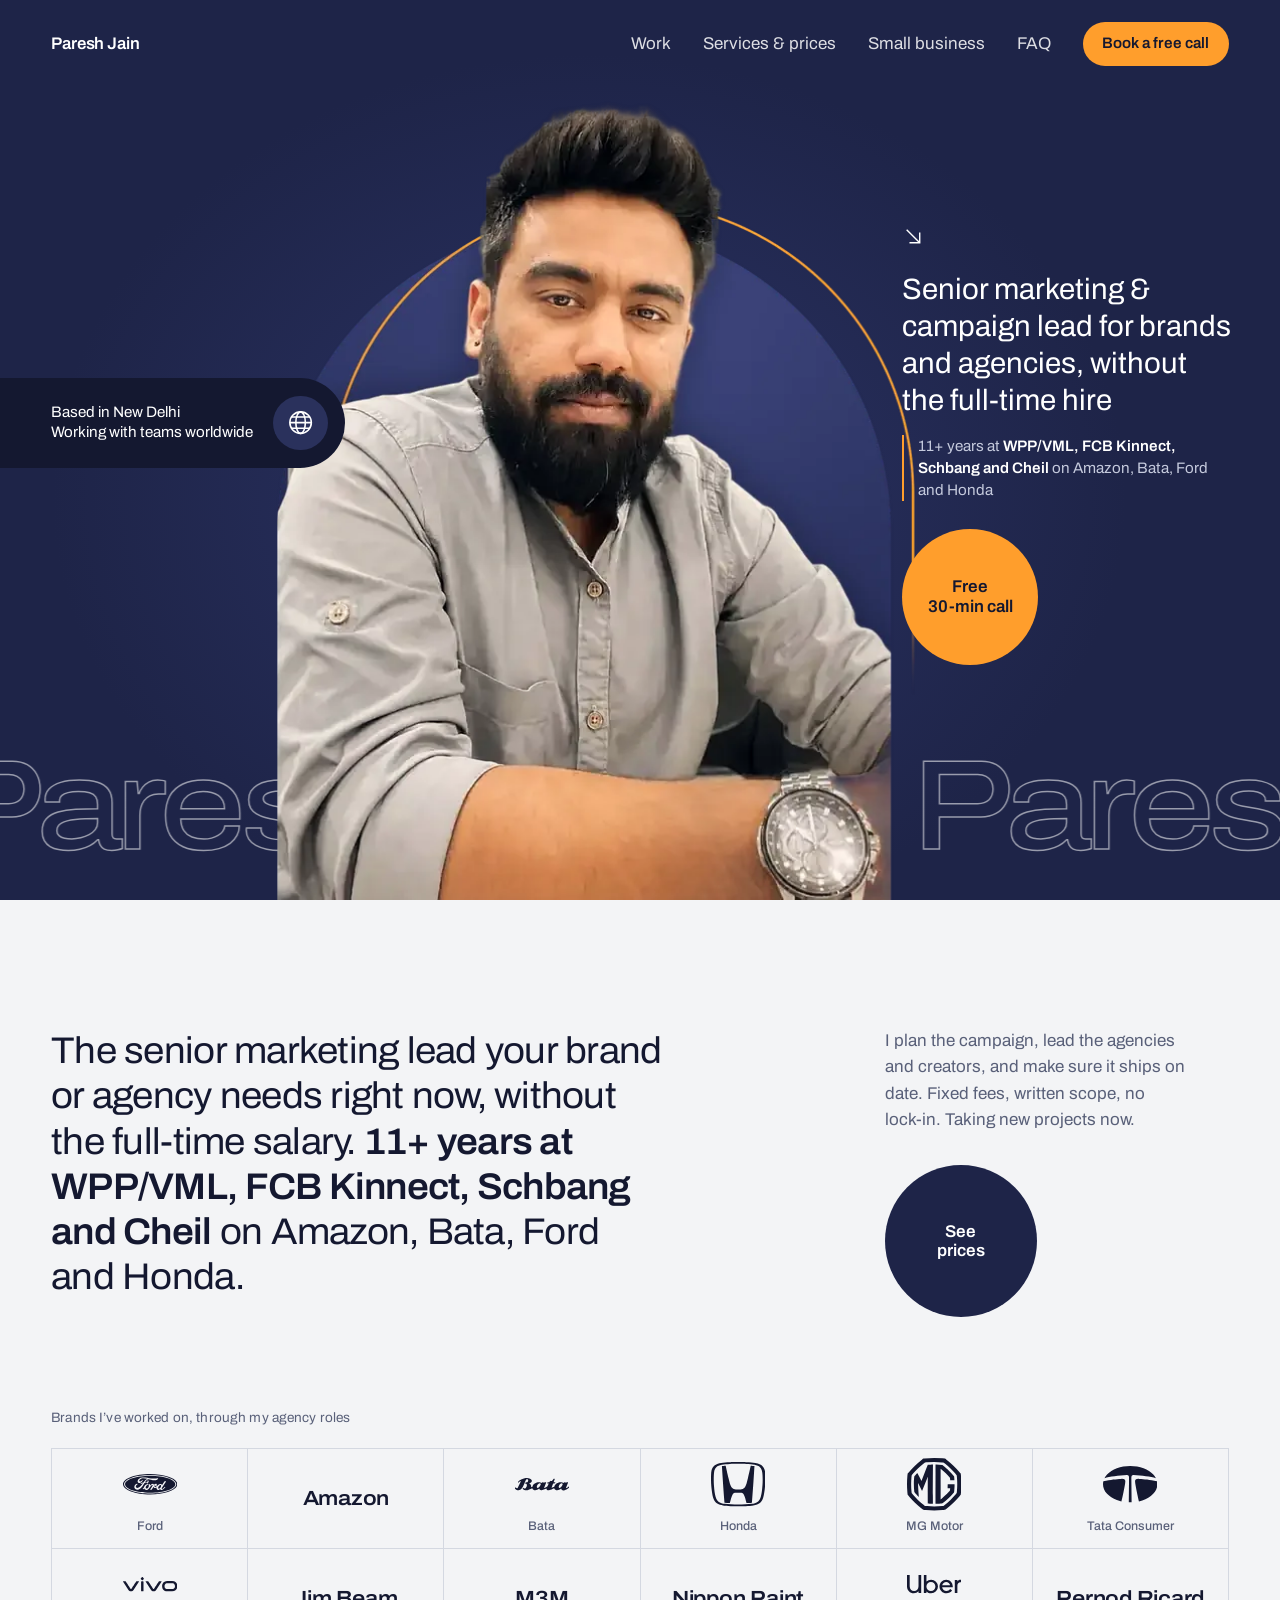
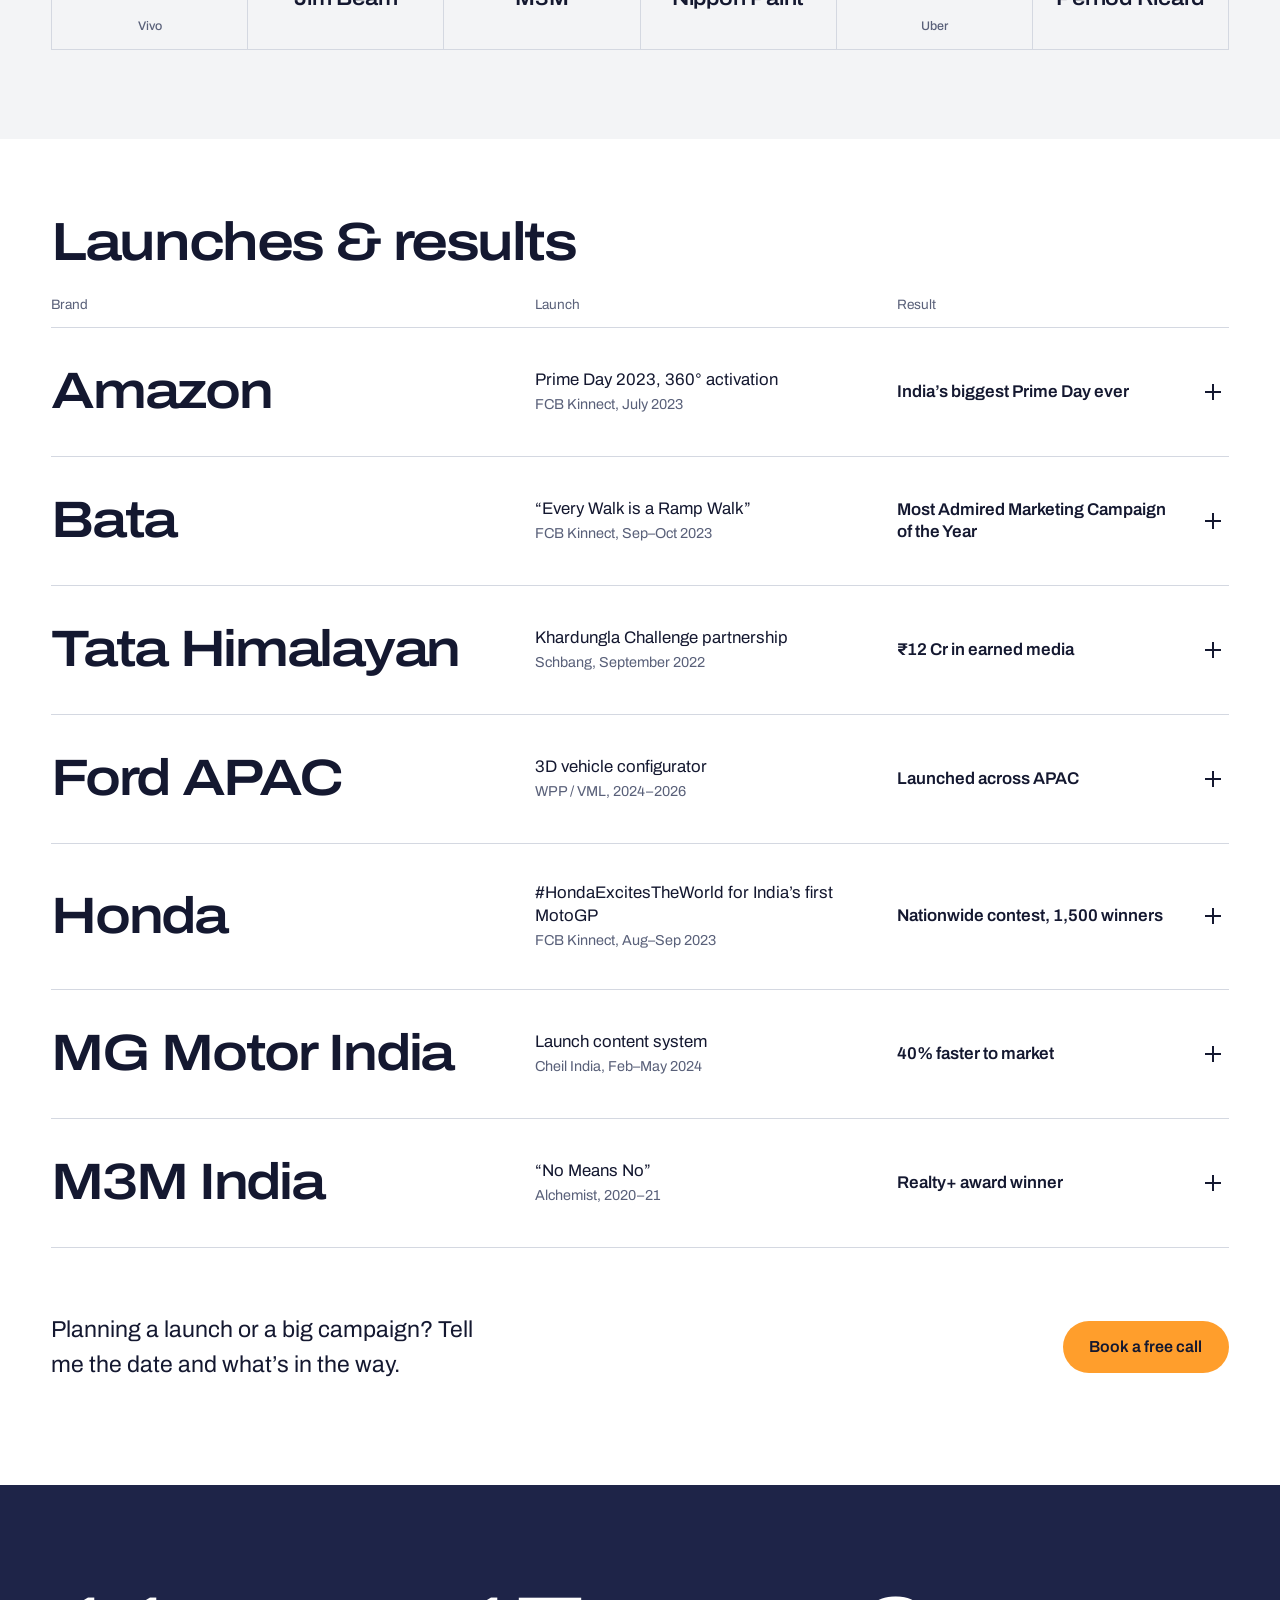
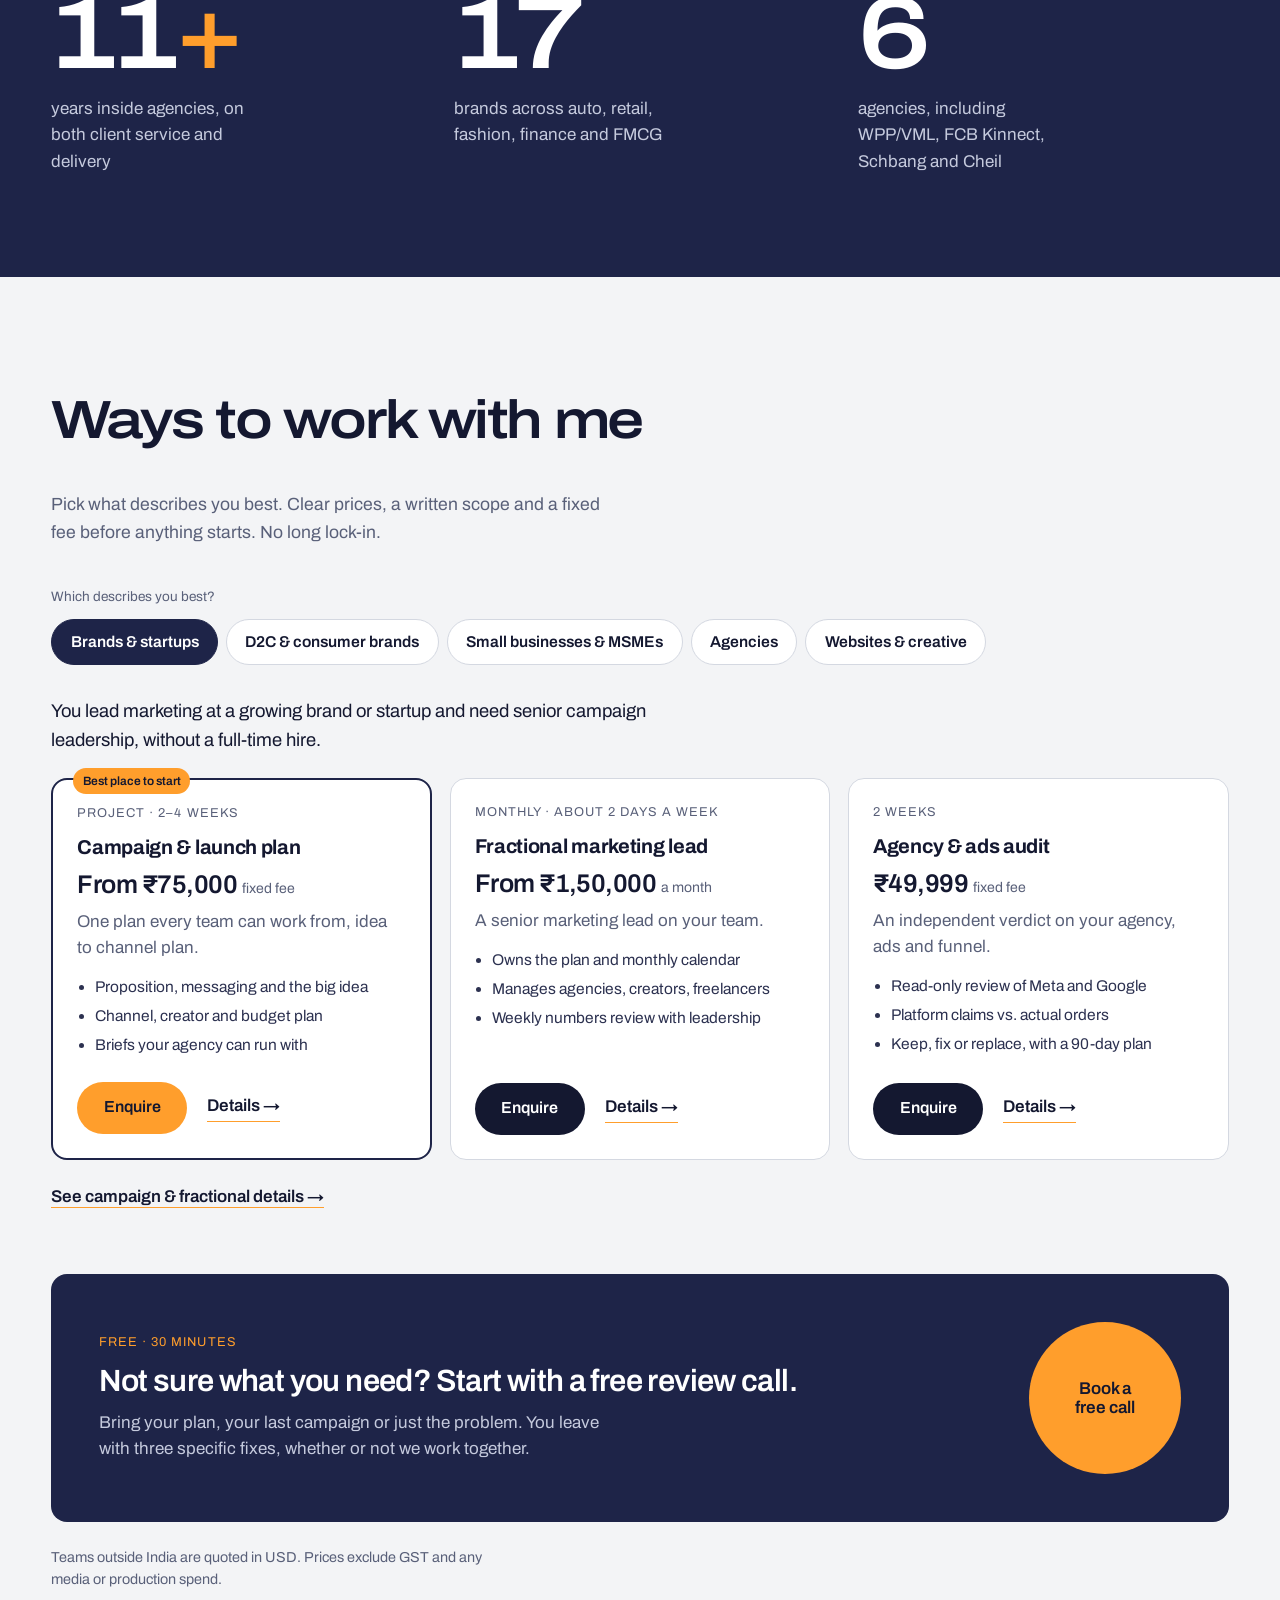
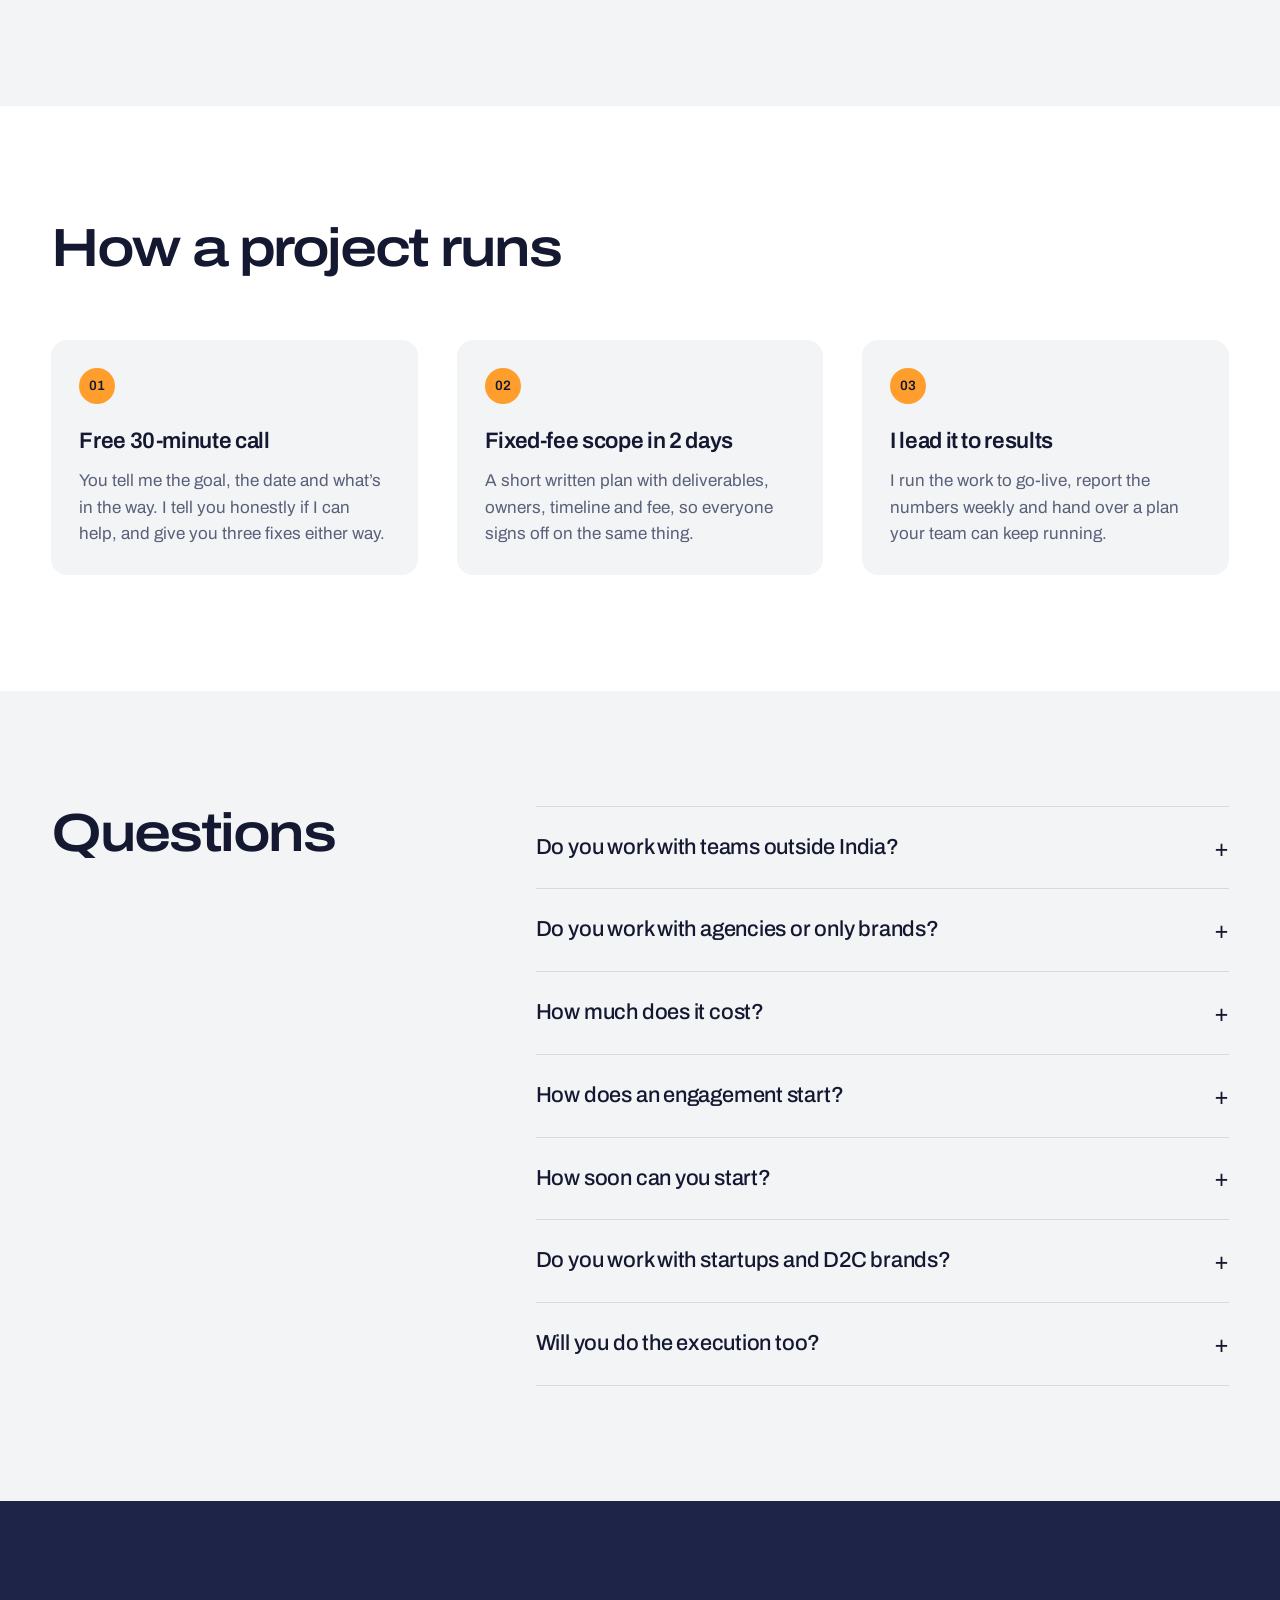
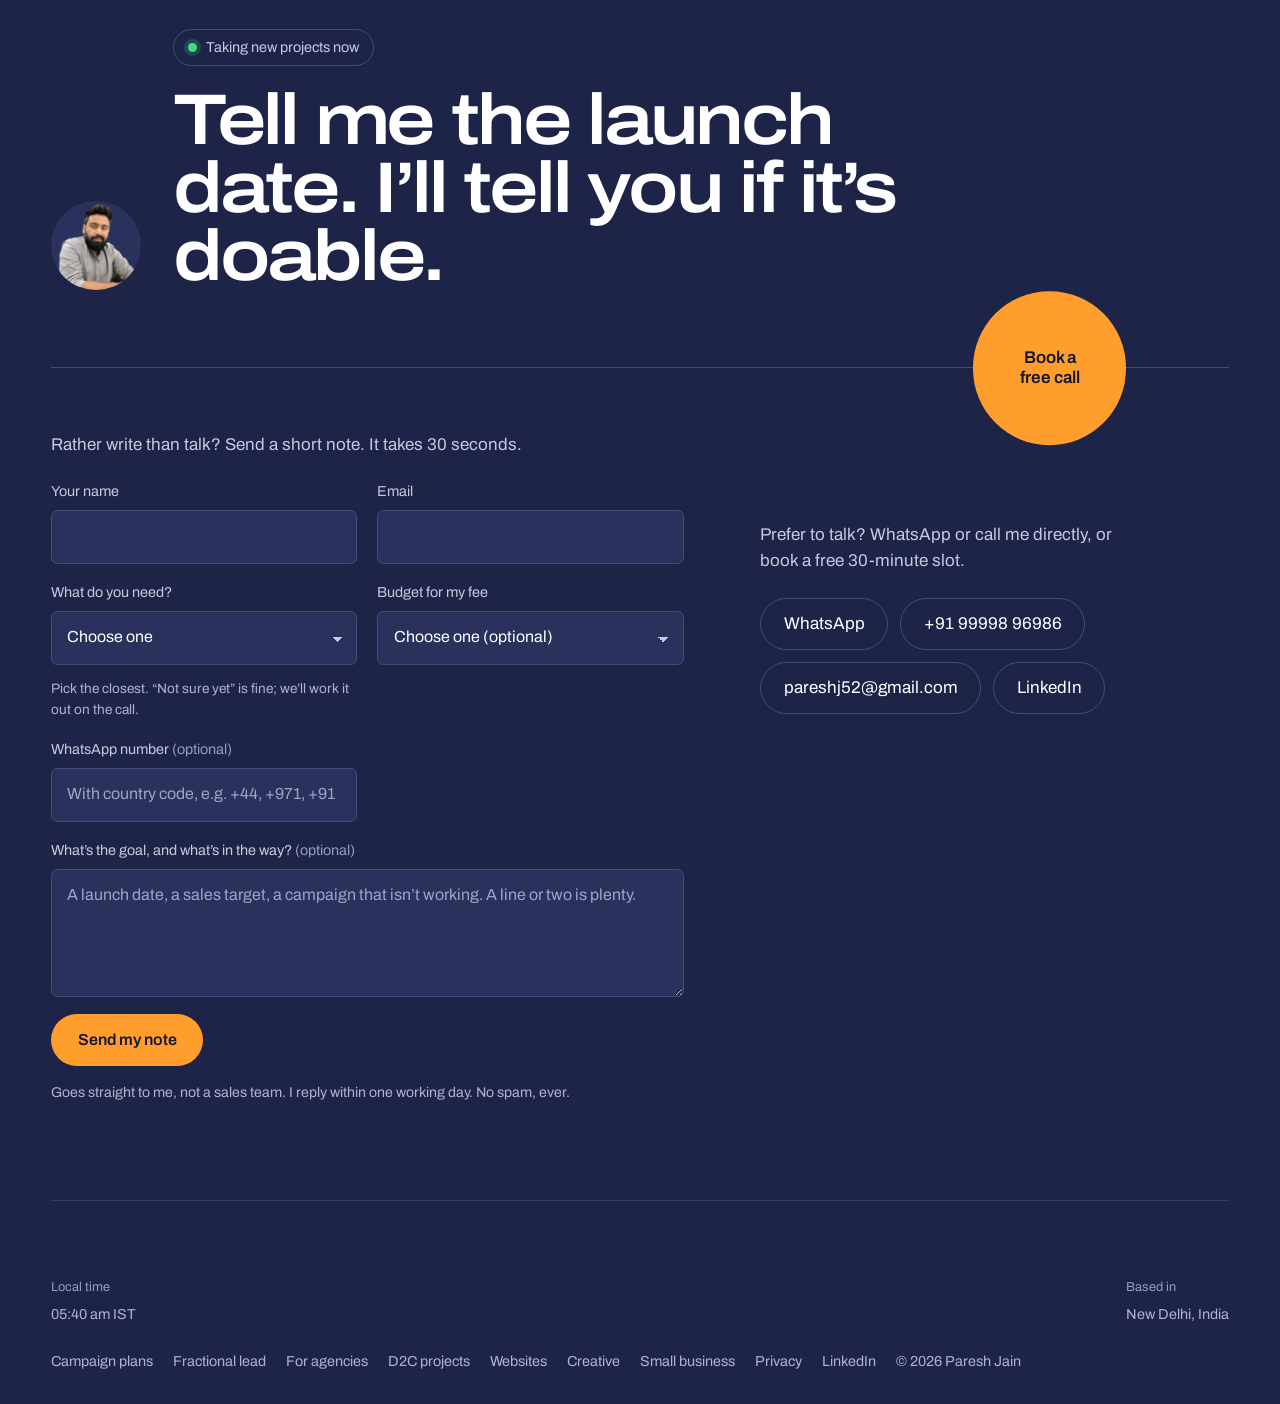
<file: index.html>
<!DOCTYPE html>
<html lang="en-IN">
<head>
<meta charset="utf-8">
<meta name="viewport" content="width=device-width, initial-scale=1">
<title>Paresh Jain | Freelance Marketing &amp; Campaign Lead, New Delhi</title>
<meta name="description" content="Senior marketing and campaign lead for brands, D2C, small businesses and agencies. 11+ years at WPP/VML, FCB Kinnect, Schbang and Cheil. Fixed-price packages from ₹4,999. Free 30-minute call.">
<link rel="canonical" href="https://www.pareshjain.com/">
<link rel="icon" href="assets/favicon.svg" type="image/svg+xml">
<meta name="theme-color" content="#1E2448">

<meta property="og:type" content="website">
<meta property="og:locale" content="en_IN">
<meta property="og:site_name" content="Paresh Jain">
<meta property="og:url" content="https://www.pareshjain.com/">
<meta property="og:title" content="Paresh Jain | Freelance Marketing &amp; Campaign Lead">
<meta property="og:description" content="Senior campaign leadership for brands and agencies. Work for Amazon, Bata, Ford, Honda and Tata. Free 30-minute review call.">
<meta property="og:image" content="https://www.pareshjain.com/assets/og-image.png">
<meta property="og:image:width" content="1200">
<meta property="og:image:height" content="630">
<meta name="twitter:card" content="summary_large_image">
<meta name="twitter:image" content="https://www.pareshjain.com/assets/og-image.png">

<link rel="preconnect" href="https://fonts.googleapis.com">
<link rel="preconnect" href="https://fonts.gstatic.com" crossorigin>
<link href="https://fonts.googleapis.com/css2?family=Archivo:wdth,wght@62..125,300..800&display=swap" rel="stylesheet">
<link rel="preload" as="image" href="assets/paresh-jain-hero-1400.webp" imagesrcset="assets/paresh-jain-hero-700.webp 700w, assets/paresh-jain-hero-1400.webp 1400w" imagesizes="(max-width:900px) 26rem, 46vw" fetchpriority="high">

<!-- Tracking: IDs (GA4, Meta Pixel, Google Ads) live in /assets/tracking.js -->
<script src="/assets/tracking.js"></script>
<script defer src="/assets/consent.js"></script>

<script type="application/ld+json">
{"@context":"https://schema.org","@graph":[
 {"@type":"Person","@id":"https://www.pareshjain.com/#paresh","name":"Paresh Jain","url":"https://www.pareshjain.com/","image":"https://www.pareshjain.com/assets/paresh-jain-cutout.webp","jobTitle":"Freelance marketing and campaign lead","address":{"@type":"PostalAddress","addressLocality":"New Delhi","addressCountry":"IN"},"sameAs":["https://www.linkedin.com/in/paresh-jain-662b7589/"],"alumniOf":[{"@type":"Organization","name":"WPP / VML"},{"@type":"Organization","name":"FCB Kinnect"},{"@type":"Organization","name":"Schbang"},{"@type":"Organization","name":"Cheil India"}]},
 {"@type":"ProfessionalService","name":"Paresh Jain","url":"https://www.pareshjain.com/","founder":{"@id":"https://www.pareshjain.com/#paresh"},"areaServed":"Worldwide","priceRange":"₹4,999–₹1,50,000","address":{"@type":"PostalAddress","addressLocality":"New Delhi","addressCountry":"IN"},"telephone":"+91-9999896986","serviceType":["Marketing and campaign strategy","Integrated campaign leadership","Fractional marketing lead","Agency pitch and account cover","Small business marketing packages","Website development (Shopify, WordPress, AI websites)","Creative services (brand, social, ad creatives)"]},
 {"@type":"FAQPage","mainEntity":[
  {"@type":"Question","name":"Do you work with teams outside India?","acceptedAnswer":{"@type":"Answer","text":"Yes. I work remotely with brand and agency teams anywhere, and I am based in New Delhi for anything that needs to happen on the ground in India."}},
  {"@type":"Question","name":"Do you work with agencies or only brands?","acceptedAnswer":{"@type":"Answer","text":"Both. Brands bring me in to run a launch end to end. Agencies bring me in to lead a pitch, steady a live account or cover a delivery gap."}},
  {"@type":"Question","name":"How does an engagement start?","acceptedAnswer":{"@type":"Answer","text":"Book a free 30-minute review call or send a short note. If there is a fit, I send a written scope with a fixed fee within two working days."}},
  {"@type":"Question","name":"How much does it cost?","acceptedAnswer":{"@type":"Answer","text":"Campaign and launch plans start at Rs 75,000 as a fixed fee. A fractional marketing lead role starts at Rs 1,50,000 a month for about two days a week. Agency pitch and account cover starts at Rs 15,000 a day. Small business and MSME packages start at Rs 4,999, fixed-price D2C projects at Rs 49,999, websites from Rs 24,999 and creative packages from Rs 24,999. The first call is free."}}
 ]}
]}
</script>

<style>
:root{
  --indigo:#1E2448; --ink:#141830; --indigo-2:#2A315C;
  --paper:#F3F4F6; --paper-2:#E8EAEF; --line:#D4D8E1; --muted:#596079;
  --saffron:#FF9E2C; --saffron-2:#FFB45C;
  --white:#fff;
  --f:"Archivo", ui-sans-serif, system-ui, sans-serif;
  --g:clamp(1.25rem,4vw,4rem);
  --max:1440px;
  --ease:cubic-bezier(.22,.8,.2,1);
}
*,*::before,*::after{box-sizing:border-box}
html{-webkit-text-size-adjust:100%;text-size-adjust:100%;scroll-behavior:smooth}
@media (prefers-reduced-motion:reduce){html{scroll-behavior:auto}}
body{margin:0;background:var(--paper);color:var(--ink);font-family:var(--f);font-size:1.0625rem;line-height:1.55;-webkit-font-smoothing:antialiased;font-variation-settings:"wdth" 100}
img,svg{display:block;max-width:100%}
a{color:inherit}
button{font:inherit;color:inherit}
:focus-visible{outline:3px solid var(--saffron);outline-offset:3px}
.wrap{max-width:var(--max);margin:0 auto;padding:0 var(--g)}
.skip{position:absolute;left:-9999px;top:0}
.skip:focus{left:1rem;top:1rem;z-index:100;background:var(--saffron);color:var(--ink);padding:.6rem 1rem;font-weight:600}
.label{font-size:.85rem;color:var(--muted);letter-spacing:.01em;margin:0 0 1.5rem}
.on-dark .label{color:#AEB4CC}

/* ---------- Buttons ---------- */
.btn{display:inline-flex;align-items:center;justify-content:center;gap:.6rem;min-height:3.25rem;padding:0 1.6rem;border-radius:999px;border:1.5px solid transparent;font-weight:600;font-size:1rem;text-decoration:none;cursor:pointer;transition:background-color .2s,color .2s,border-color .2s}
.btn-sun{background:var(--saffron);color:var(--ink)}
.btn-sun:hover{background:var(--saffron-2)}
.btn-line{border-color:currentColor;background:transparent}
.btn-line:hover{background:var(--white);color:var(--ink);border-color:var(--white)}
.on-paper .btn-line:hover{background:var(--ink);color:var(--white);border-color:var(--ink)}
.orb{--s:9.5rem;width:var(--s);height:var(--s);border-radius:50%;display:inline-grid;place-items:center;text-align:center;font-weight:600;line-height:1.15;text-decoration:none;cursor:pointer;border:0;position:relative}
.orb span{display:block;transition:transform .35s var(--ease)}
.orb-sun{background:var(--saffron);color:var(--ink)}
.orb-ink{background:var(--indigo);color:var(--white)}
.orb:hover{filter:brightness(1.05)}

/* ---------- Header ---------- */
.top{position:absolute;inset:0 0 auto;z-index:20;color:var(--white)}
.top .wrap{display:flex;align-items:center;justify-content:space-between;height:5.5rem}
.brand{font-weight:600;text-decoration:none;font-size:1.05rem;letter-spacing:-.01em}
.nav{display:flex;align-items:center;gap:2rem}
.nav a:not(.btn){text-decoration:none;opacity:.85;position:relative}
.nav a:not(.btn):hover{opacity:1}
.nav a:not(.btn)::after{content:"";position:absolute;left:50%;bottom:-.45rem;width:5px;height:5px;border-radius:50%;background:currentColor;transform:translateX(-50%) scale(0);transition:transform .25s var(--ease)}
.nav a:not(.btn):hover::after{transform:translateX(-50%) scale(1)}
.nav .btn{min-height:2.75rem;padding:0 1.15rem;font-size:.95rem}
@media (max-width:820px){.nav a:not(.btn){display:none}}
.nav .sm{display:none}
@media (max-width:820px){.nav a.mob-keep{display:inline;font-size:.95rem}.nav .lg{display:none}.nav .sm{display:inline}}

/* Sticky bar after hero */
.bar{position:fixed;inset:0 0 auto;z-index:30;background:rgba(243,244,246,.92);backdrop-filter:blur(10px);-webkit-backdrop-filter:blur(10px);border-bottom:1px solid var(--line);transform:translateY(-105%);transition:transform .35s var(--ease)}
.bar.on{transform:none}
.bar .wrap{display:flex;align-items:center;justify-content:space-between;height:4rem}
.bar .btn{min-height:2.6rem;padding:0 1.1rem;font-size:.95rem}
.bar-links{display:flex;gap:1.5rem;align-items:center}
.bar-links a:not(.btn){text-decoration:none;color:var(--muted)}
.bar-links a:not(.btn):hover{color:var(--ink)}
@media (max-width:820px){.bar{display:none}}

/* ---------- Hero ---------- */
.hero{position:relative;background:var(--indigo);color:var(--white);min-height:max(40rem,100svh);overflow:hidden;isolation:isolate}
.hero::before{content:"";position:absolute;inset:0;z-index:-2;background:radial-gradient(60% 70% at 46% 55%,#2B3364 0%,rgba(43,51,100,0) 70%)}
.hero-photo{position:absolute;left:46%;bottom:0;translate:-50% 0;height:min(92%,62rem);aspect-ratio:760/823;z-index:-1}
.hero-photo img{width:100%;height:100%;object-fit:contain;object-position:50% 100%;-webkit-mask-image:linear-gradient(to right,transparent 0,#000 7%,#000 78%,transparent 100%);mask-image:linear-gradient(to right,transparent 0,#000 7%,#000 78%,transparent 100%)}
.hero-left{position:absolute;left:0;top:42%}
.pill{display:flex;align-items:center;gap:1.25rem;background:var(--ink);padding:1.1rem 1.1rem 1.1rem var(--g);border-radius:0 999px 999px 0;font-size:.95rem;line-height:1.3}
.globe{width:3.4rem;height:3.4rem;border-radius:50%;background:var(--indigo-2);display:grid;place-items:center;flex:none}
.globe svg{width:1.7rem;height:1.7rem}
@media (prefers-reduced-motion:no-preference){.globe svg{animation:spin 14s linear infinite}@keyframes spin{to{transform:rotate(360deg)}}}
.hero-right{position:absolute;left:70.5%;top:25%;width:min(24rem,26vw);z-index:2}
.hero-right .arrow{width:1.4rem;height:1.4rem;margin-bottom:1.5rem}
.role{font-size:clamp(1.35rem,2.3vw,2.1rem);line-height:1.25;margin:0 0 1rem;font-weight:400}
.proof{font-size:.95rem;line-height:1.45;color:#C5CADD;margin:0 0 1.75rem;padding-left:.85rem;border-left:2px solid var(--saffron)}
.proof b{color:var(--white);font-weight:600}
.hero-right .orb{--s:8.5rem}
.marquee{position:absolute;left:0;right:0;bottom:clamp(1rem,4vh,3rem);white-space:nowrap;pointer-events:none;user-select:none}
.marquee-track{display:inline-flex;will-change:transform}
.marquee-track span{font-size:clamp(5rem,15vw,15rem);line-height:.9;font-weight:500;letter-spacing:-.045em;font-variation-settings:"wdth" 104;padding-right:.35em}
.hero h1{position:absolute;width:1px;height:1px;overflow:hidden;clip:rect(0 0 0 0)}
.hero-mobile{display:none}

@media (max-width:900px){
  .hero{min-height:auto;padding:6.5rem 0 0}
  .hero-photo{position:relative;left:auto;translate:none;height:auto;width:min(100%,26rem);margin:0 auto;aspect-ratio:760/823}
  .hero-photo img{-webkit-mask-image:linear-gradient(to right,transparent 0,#000 6%,#000 80%,transparent 100%),linear-gradient(to bottom,#000 72%,transparent 100%);-webkit-mask-composite:source-in;mask-image:linear-gradient(to right,transparent 0,#000 6%,#000 80%,transparent 100%),linear-gradient(to bottom,#000 72%,transparent 100%);mask-composite:intersect}
  .intro-side .orb{--s:7.5rem}
  .hero-left,.hero-right{position:static;width:auto}
  .hero-left{margin-top:-2.4rem;position:relative;z-index:2}
  .pill{display:inline-flex;font-size:.9rem;padding:.8rem .9rem .8rem var(--g)}
  .globe{width:2.8rem;height:2.8rem}
  .hero-right{padding:1.75rem var(--g) 0}
  .hero-right .arrow{display:none}
  .role{margin-bottom:1rem}
  .proof{margin-bottom:1.5rem}
  .hero-right .orb{display:none}
  .hero-mobile{display:flex;flex-wrap:wrap;gap:.75rem;padding:0 var(--g) 1.5rem}
  .marquee{position:relative;bottom:auto;padding:1rem 0 1.5rem}
  .marquee-track span{font-size:clamp(4rem,22vw,8rem)}
}

/* entrance */
@media (prefers-reduced-motion:no-preference){
  .js .hero-photo{opacity:0;transform:translateY(6%);transition:opacity 1s var(--ease),transform 1.1s var(--ease)}
  .js .marquee{opacity:0;transition:opacity 1s var(--ease) .25s}
  .js .hero-left,.js .hero-right{opacity:0;transition:opacity .8s var(--ease) .45s}
  .js.ready .hero-photo{opacity:1;transform:none}
  .js.ready .marquee,.js.ready .hero-left,.js.ready .hero-right{opacity:1}
}

/* ---------- Intro ---------- */
.intro{padding:clamp(5rem,10vw,9rem) 0 clamp(4rem,7vw,6rem)}
.intro-grid{display:grid;grid-template-columns:minmax(0,2.2fr) minmax(0,1fr);gap:clamp(2rem,6vw,7rem);align-items:start}
.statement{font-size:clamp(1.6rem,2.9vw,2.75rem);line-height:1.22;letter-spacing:-.02em;margin:0;font-weight:400;max-width:28ch}
.statement strong{font-weight:600}
.intro-side p{color:var(--muted);margin:0 0 2rem;max-width:30ch}
.brands{margin-top:clamp(3.5rem,7vw,6rem);border-top:1px solid var(--line);padding-top:1.5rem;display:grid;grid-template-columns:12rem 1fr;gap:1.5rem;align-items:baseline}
.brands p{margin:0}.brands-label{margin:0}
.brand-list{list-style:none;margin:0;padding:0;display:flex;flex-wrap:wrap;gap:.35rem 1.6rem;font-size:clamp(1.15rem,1.8vw,1.6rem);font-weight:500;letter-spacing:-.01em;color:#3A4060}
@media (max-width:900px){.intro-grid{grid-template-columns:1fr}.brands{grid-template-columns:1fr;gap:.75rem}}

/* ---------- Work list ---------- */
.work{padding:clamp(3rem,6vw,5rem) 0 clamp(4rem,8vw,7rem)}
.work-head{display:grid;grid-template-columns:1fr auto;align-items:end;gap:1rem;margin-bottom:1.5rem}
.work-head h2{margin:0;font-size:clamp(2rem,4.2vw,3.75rem);line-height:1;letter-spacing:-.035em;font-weight:500}
.work-cols{display:grid;grid-template-columns:minmax(0,1.5fr) minmax(0,1.1fr) minmax(0,.9fr) 2rem;gap:1.5rem;padding:0 0 .75rem;border-bottom:1px solid var(--line);font-size:.85rem;color:var(--muted)}
.case{border-bottom:1px solid var(--line)}
.case-row{all:unset;box-sizing:border-box;display:grid;grid-template-columns:minmax(0,1.5fr) minmax(0,1.1fr) minmax(0,.9fr) 2rem;gap:1.5rem;align-items:center;width:100%;padding:clamp(1.6rem,3vw,2.6rem) 0;cursor:pointer;transition:opacity .3s,padding .35s var(--ease)}
.case-row:focus-visible{outline:3px solid var(--saffron);outline-offset:4px}
.case-brand{font-size:clamp(1.9rem,4vw,4.25rem);line-height:1;letter-spacing:-.04em;font-weight:500;transition:transform .45s var(--ease)}
.case-what{font-size:1.05rem;line-height:1.35}
.case-what small{display:block;color:var(--muted);font-size:.9rem;margin-top:.2rem}
.case-result{font-weight:600;line-height:1.3}
.case-plus{width:2rem;height:2rem;position:relative}
.case-plus::before,.case-plus::after{content:"";position:absolute;left:50%;top:50%;width:1rem;height:2px;background:currentColor;transform:translate(-50%,-50%);transition:transform .3s var(--ease)}
.case-plus::after{transform:translate(-50%,-50%) rotate(90deg)}
.case.open .case-plus::after{transform:translate(-50%,-50%) rotate(0)}
@media (hover:hover){
  .cases:hover .case-row{opacity:.38}
  .cases .case-row:hover,.cases .case.open .case-row{opacity:1}
  .case-row:hover .case-brand{transform:translateX(-.6rem)}
}
.case-body{padding:0 0 2.5rem}
.case-body[hidden]{display:none}
.case-grid{display:grid;grid-template-columns:minmax(0,1fr) minmax(0,1fr) minmax(0,1.1fr);gap:clamp(1.5rem,3vw,3rem)}
.case-grid h3{font-size:.85rem;font-weight:600;color:var(--muted);margin:0 0 .6rem}
.case-grid p,.case-grid ul{margin:0;color:#2C3150}
.case-grid ul{padding-left:1.1rem}
.case-grid li{margin-bottom:.35rem}
.big{font-size:clamp(2.2rem,4vw,3.5rem);line-height:1;letter-spacing:-.04em;font-weight:500;color:var(--ink);display:block;margin-bottom:.4rem}
.src{margin-top:1rem;font-size:.85rem;color:var(--muted)}
.src a{color:var(--muted)}
.note{font-size:.85rem;color:var(--muted);margin-top:.75rem}
.case-thumb{display:none}
@media (max-width:900px){
  .work-cols{display:none}
  .case-row{grid-template-columns:1fr 2rem;gap:.35rem 1rem}
  .case-brand{grid-column:1;font-size:clamp(2rem,9vw,3rem)}
  .case-plus{grid-column:2;grid-row:1}
  .case-what,.case-result{grid-column:1/-1}
  .case-grid{grid-template-columns:1fr}
  .case-thumb{display:block;margin-bottom:1.5rem;border-radius:.4rem;overflow:hidden;max-width:28rem}
}
.preview{position:fixed;left:0;top:0;width:22rem;height:16rem;z-index:40;pointer-events:none;border-radius:.4rem;overflow:hidden;transform:translate(2.5rem,-50%) scale(0);transform-origin:0 50%;transition:transform .35s var(--ease);background:var(--indigo)}
.preview.on{transform:translate(2.5rem,-50%) scale(1)}
.preview img{width:100%;height:100%;object-fit:cover}
@media (hover:none),(max-width:900px){.preview{display:none}}
.pv{display:none}
.card{width:100%;height:100%;display:flex;flex-direction:column;justify-content:flex-end;padding:1.5rem;color:var(--white);background:var(--indigo)}
.card b{font-size:3.25rem;line-height:.95;letter-spacing:-.04em;font-weight:500;color:var(--saffron)}
.card i{font-style:normal;margin-top:.5rem;font-size:1rem;opacity:.85}
.card.sun{background:var(--saffron);color:var(--ink)}
.card.sun b{color:var(--ink)}
.mid-cta{display:flex;flex-wrap:wrap;align-items:center;justify-content:space-between;gap:1.25rem;margin-top:clamp(2.5rem,5vw,4rem)}
.mid-cta p{margin:0;font-size:clamp(1.15rem,1.8vw,1.5rem);max-width:34ch}

/* ---------- Numbers ---------- */
.numbers{background:var(--indigo);color:var(--white);padding:clamp(4rem,8vw,7rem) 0}
.num-grid{display:grid;grid-template-columns:repeat(3,minmax(0,1fr));gap:2rem}
.num b{display:block;font-size:clamp(3.5rem,8vw,7.5rem);line-height:.9;letter-spacing:-.05em;font-weight:500}
.num b em{font-style:normal;color:var(--saffron)}
.num span{display:block;margin-top:1rem;color:#C5CADD;max-width:22ch}
@media (max-width:700px){.num-grid{grid-template-columns:1fr;gap:2.5rem}}

/* ---------- Services ---------- */
.sec{padding:clamp(5rem,9vw,8rem) 0}
.sec h2{font-size:clamp(2rem,4.2vw,3.75rem);line-height:1.02;letter-spacing:-.035em;font-weight:500;margin:0 0 clamp(2.5rem,5vw,4rem);max-width:18ch;text-wrap:balance}
.svc{display:grid;grid-template-columns:repeat(3,minmax(0,1fr));border-top:1.5px solid var(--ink)}
.svc article{padding:2rem 2rem 2.5rem 0;border-right:1px solid var(--line)}
.svc article+article{padding-left:2rem}
.svc article:last-child{border-right:0;padding-right:0}
.svc h3{font-size:1.5rem;line-height:1.15;letter-spacing:-.02em;margin:0 0 .9rem;font-weight:600}
.svc p{margin:0 0 1.25rem;color:var(--muted)}
.svc ul{margin:0 0 1.25rem;padding-left:1.1rem;color:#2C3150}
.svc li{margin-bottom:.3rem}
.fit{border-top:1px dashed var(--line);padding-top:1rem;color:var(--ink)!important;font-size:.95rem}
@media (max-width:900px){.svc{grid-template-columns:1fr}.svc article,.svc article+article{padding:1.75rem 0;border-right:0;border-bottom:1px solid var(--line)}}

.process{background:var(--paper-2)}
.steps{list-style:none;margin:0;padding:0;display:grid;grid-template-columns:repeat(3,minmax(0,1fr));gap:clamp(1.5rem,3vw,3rem);counter-reset:s}
.steps li{counter-increment:s;border-top:1px solid var(--line);padding-top:1.5rem}
.steps li::before{content:"0" counter(s);display:block;font-size:.9rem;color:var(--muted);margin-bottom:1.5rem}
.steps h3{font-size:1.4rem;margin:0 0 .6rem;font-weight:600;letter-spacing:-.015em}
.steps p{margin:0;color:var(--muted);max-width:32ch}
@media (max-width:800px){.steps{grid-template-columns:1fr}}

.faq-grid{display:grid;grid-template-columns:minmax(0,1fr) minmax(0,1.7fr);gap:clamp(2rem,6vw,7rem);align-items:start}
.faq-grid h2{margin:0}
@media (max-width:900px){.faq-grid{grid-template-columns:1fr}.faq-grid h2{margin-bottom:2rem}}
.faq details{border-top:1px solid var(--line)}
.faq details:last-child{border-bottom:1px solid var(--line)}
.faq summary{list-style:none;cursor:pointer;display:flex;align-items:center;justify-content:space-between;gap:1rem;padding:1.5rem 0;font-size:clamp(1.15rem,1.7vw,1.4rem);font-weight:500;letter-spacing:-.01em}
.faq summary::-webkit-details-marker{display:none}
.faq summary::after{content:"+";font-weight:400;font-size:1.5rem;line-height:1;transition:transform .3s var(--ease)}
.faq details[open] summary::after{transform:rotate(45deg)}
.faq p{margin:0 0 1.5rem;color:var(--muted);max-width:60ch}

/* ---------- Contact ---------- */
.contact{background:var(--indigo);color:var(--white);padding:clamp(5rem,10vw,9rem) 0 0;position:relative}
.contact-head{display:flex;align-items:center;gap:clamp(1rem,2.5vw,2rem);flex-wrap:wrap}
.avatar{width:clamp(4rem,7vw,6.5rem);height:clamp(4rem,7vw,6.5rem);border-radius:50%;object-fit:cover;object-position:50% 8%;background:var(--indigo-2)}
.contact h2{margin:0;font-size:clamp(2.6rem,7vw,7rem);line-height:.95;letter-spacing:-.05em;font-weight:500}
.rule{position:relative;margin:clamp(3rem,6vw,5rem) 0 clamp(3rem,5vw,4rem);border-top:1px solid #454C7A}
.rule .orb{position:absolute;right:clamp(1rem,8vw,9rem);top:0;transform:translateY(-50%);--s:clamp(8rem,12vw,11rem)}
.contact-grid{display:grid;grid-template-columns:minmax(0,1.35fr) minmax(0,1fr);gap:clamp(2.5rem,6vw,6rem);align-items:start}
.contact-grid > div > p{color:#C5CADD;margin:0 0 1.5rem;max-width:38ch}
.contact-side{padding-top:clamp(0rem,7vw,6.5rem)}
.chips{display:flex;flex-wrap:wrap;gap:.75rem;margin-bottom:2rem}
.chips a{display:inline-flex;align-items:center;min-height:3.25rem;padding:0 1.4rem;border:1px solid #454C7A;border-radius:999px;text-decoration:none;transition:background-color .2s,border-color .2s}
.chips a:hover{background:var(--indigo-2);border-color:#6A72A6}
form{display:grid;grid-template-columns:1fr 1fr;gap:1.1rem 1.25rem}
.field{display:flex;flex-direction:column;gap:.45rem;min-width:0}
.full{grid-column:1/-1}
label{font-size:.9rem;color:#C5CADD}
input,select,textarea{font:inherit;font-size:1rem;color:var(--white);background:var(--indigo-2);border:1px solid #454C7A;border-radius:.4rem;padding:.85rem .95rem;width:100%}
select{appearance:none;background-image:linear-gradient(45deg,transparent 50%,#C5CADD 50%),linear-gradient(135deg,#C5CADD 50%,transparent 50%);background-position:calc(100% - 1.2rem) 55%,calc(100% - .85rem) 55%;background-size:.35rem .35rem;background-repeat:no-repeat}
input::placeholder,textarea::placeholder{color:#9DA4C6}
input:focus,select:focus,textarea:focus{outline:none;border-color:var(--saffron);box-shadow:0 0 0 3px rgba(255,158,44,.3)}
textarea{min-height:8rem;resize:vertical}
.form-foot{grid-column:1/-1;display:flex;flex-wrap:wrap;align-items:center;gap:1rem 1.5rem}
.form-foot small{color:#AEB4CC}
.field .hint{display:block;margin-top:.4rem;font-size:.85rem;color:#AEB4CC}
.hp{position:absolute;left:-9999px;width:1px;height:1px;overflow:hidden}
@media (max-width:900px){.contact-grid{grid-template-columns:1fr}.contact-side{padding-top:0}.rule{margin:4.5rem 0 5.5rem}.rule .orb{--s:7.25rem;right:0}}
@media (max-width:560px){form{grid-template-columns:1fr}}
.foot{display:flex;flex-wrap:wrap;justify-content:space-between;gap:1.5rem;padding:clamp(3rem,6vw,5rem) 0 2rem;margin-top:clamp(4rem,8vw,6rem);border-top:1px solid #353C68;font-size:.9rem;color:#AEB4CC}
.foot div{display:flex;flex-direction:column;gap:.35rem}
.foot b{font-weight:400;font-size:.8rem;color:#959CC0}
.foot a{text-decoration:none}
.foot a:hover{color:var(--white)}
.foot nav{display:flex;gap:1.25rem;flex-wrap:wrap;align-items:flex-end}

/* Mobile action bar */
.mbar{display:none}
@media (max-width:820px){
  .mbar{display:grid;grid-template-columns:1fr 1fr;gap:.5rem;position:fixed;left:0;right:0;bottom:0;z-index:35;padding:.6rem .75rem calc(.6rem + env(safe-area-inset-bottom));background:rgba(20,24,48,.94);backdrop-filter:blur(8px);-webkit-backdrop-filter:blur(8px);transform:translateY(110%);transition:transform .3s var(--ease)}
  .mbar.on{transform:none}
  .mbar .btn{min-height:3rem;padding:0 1rem;color:var(--white)}
  .mbar .btn-sun{color:var(--ink)}
  .foot{padding-bottom:6rem}
}
@media (prefers-reduced-motion:reduce){*,*::before,*::after{animation:none!important;transition:none!important}}

.hero-note{font-size:.95rem;color:#C5CADD;margin:1.1rem 0 0;max-width:24ch;line-height:1.4}
.hero-mobile .hero-note{max-width:none;flex-basis:100%;margin:.25rem 0 0}
.sec-sub{color:var(--muted);margin:-1.25rem 0 2.5rem;max-width:56ch;font-size:1.1rem}
.sec-sub.small{font-size:.9rem;margin:1.5rem 0 0}
.tier{font-size:.8rem;letter-spacing:.08em;text-transform:uppercase;color:var(--muted)!important;margin:0 0 .6rem!important}
.price{font-size:1.9rem;font-weight:600;letter-spacing:-.02em;color:var(--ink)!important;margin:0 0 1rem!important;line-height:1.1}
.price small{font-size:.95rem;font-weight:400;color:var(--muted);letter-spacing:0}
.svc article{display:flex;flex-direction:column}
.svc article .btn{margin-top:auto;align-self:flex-start}
.svc article.pick{position:relative}
.svc article.pick::before{content:"Most popular";position:absolute;top:-.8rem;left:2rem;background:var(--saffron);color:var(--ink);font-size:.75rem;font-weight:600;padding:.25rem .6rem;border-radius:999px}
.btn-ink{background:var(--ink);color:var(--white)}
.btn-ink:hover{background:var(--indigo-2)}
.freebie{margin-top:clamp(2.5rem,5vw,4rem);background:var(--indigo);color:var(--white);border-radius:1rem;padding:clamp(1.75rem,4vw,3rem);display:grid;grid-template-columns:1fr auto;gap:2rem;align-items:center}
.freebie h3{font-size:clamp(1.4rem,2.4vw,2rem);line-height:1.15;margin:0 0 .75rem;font-weight:600;letter-spacing:-.02em}
.freebie p{margin:0;color:#C5CADD;max-width:52ch}
.freebie .tier{color:var(--saffron)!important}
.form-lede{grid-column:1/-1;margin:0 0 .25rem;color:#C5CADD}
.opt{color:#959CC0;font-weight:400}
@media (max-width:900px){.svc article.pick::before{left:0}.freebie{grid-template-columns:1fr}.freebie .orb{--s:7.5rem}}

/* Hero portrait: framed arch artwork (edges are finished in the image, so no CSS fade masks) */
.hero-photo{aspect-ratio:700/823;z-index:0}
.marquee{z-index:-1}
.hero-left{z-index:1}
.hero-photo img{-webkit-mask-image:none;mask-image:none}
@media (max-width:900px){.hero-photo{aspect-ratio:700/823;width:min(88%,26rem)}.hero-photo img{-webkit-mask-image:none;mask-image:none}}
/* ===== Visual refresh (preview) ===== */
/* #4 Display type: use Archivo's wide axis for big headings */
.sec h2,.work-head h2,.contact h2,.case-brand,.num b{font-variation-settings:"wdth" 118;font-weight:600;letter-spacing:-.045em}
.statement{font-variation-settings:"wdth" 104}
/* #3 Hero: smaller, quieter name band so the photo and CTA lead */
.marquee-track span{font-size:clamp(4rem,10vw,10rem);color:transparent;-webkit-text-stroke:1.5px rgba(255,255,255,.55);font-variation-settings:"wdth" 118}
/* #5 Brand strip: bigger, gridded, more confident */
.brands{grid-template-columns:1fr;gap:1.25rem;border-top:0;padding-top:0}
.brand-list{display:grid;grid-template-columns:repeat(6,minmax(0,1fr));gap:0;border-top:1px solid var(--line);border-left:1px solid var(--line)}
.brand-list li{display:flex;align-items:center;justify-content:center;text-align:center;min-height:5.5rem;padding:.75rem;border-right:1px solid var(--line);border-bottom:1px solid var(--line);font-size:clamp(1.05rem,1.6vw,1.4rem);font-weight:600;font-variation-settings:"wdth" 112;color:var(--ink);transition:background-color .25s}
.brand-list li:hover{background:var(--white)}
.brand-list li.has-logo{flex-direction:column;gap:.35rem;padding-top:.5rem}
.brand-list li.has-logo svg{width:auto;height:3.4rem;fill:currentColor;color:var(--ink);transition:color .25s}
.brand-list li.has-logo span{font-size:.78rem;font-weight:500;color:var(--muted);font-variation-settings:"wdth" 100;letter-spacing:0}
.brand-list li:hover svg{color:var(--indigo-2)}
@media (max-width:900px){.brand-list li.has-logo svg{height:2.6rem}}
@media (max-width:900px){.brand-list{grid-template-columns:repeat(3,minmax(0,1fr))}.brand-list li{min-height:4.25rem}}
/* #2 Section rhythm: white work band, cards for prices */
.work{background:var(--white)}
.work .case-row{padding-left:0}
#services{background:var(--paper)}
.svc{border-top:0;gap:1.25rem}
.svc article,.svc article+article,.svc article:last-child{background:var(--white);border:1px solid var(--line);border-radius:1rem;padding:2rem 1.75rem 2rem}
.svc article.pick{border:2px solid var(--indigo);box-shadow:0 24px 48px -24px rgba(30,36,72,.35);transform:translateY(-.75rem)}
.svc article.pick::before{left:1.75rem}
.process{background:var(--white)}
.steps li{background:var(--paper);border:0;border-radius:1rem;padding:1.75rem}
.steps li::before{display:inline-grid;place-items:center;width:2.25rem;height:2.25rem;border-radius:50%;background:var(--saffron);color:var(--ink);font-weight:600;font-size:.85rem;margin-bottom:1.25rem}
@media (max-width:900px){.svc{gap:1rem}.svc article,.svc article+article{padding:1.75rem 1.4rem;border-bottom:1px solid var(--line)}.svc article.pick{transform:none;margin-top:.75rem}}
.svc-ctas{margin-top:auto;display:flex;flex-wrap:wrap;align-items:center;gap:.75rem 1.25rem}
.svc article .svc-ctas .btn{margin-top:0}
.more-link{font-weight:600;text-decoration:none;border-bottom:1.5px solid var(--saffron);padding-bottom:.1rem}
.more-link:hover{color:var(--indigo-2)}
.sme{margin-top:clamp(2.5rem,5vw,4rem)}
.sme-head{display:flex;flex-wrap:wrap;justify-content:space-between;align-items:flex-end;gap:1rem;margin-bottom:1.5rem}
.sme-links{display:flex;flex-wrap:wrap;gap:.5rem 1.5rem}
.sme-head h3{margin:0;font-size:clamp(1.4rem,2.4vw,2rem);line-height:1.15;letter-spacing:-.02em;font-weight:600;max-width:26ch}
.sme-grid{display:grid;grid-template-columns:repeat(4,minmax(0,1fr));gap:1rem}
.sme-card{display:flex;flex-direction:column;gap:.3rem;text-decoration:none;background:var(--white);border:1px solid var(--line);border-radius:1rem;padding:1.35rem;transition:border-color .2s,transform .2s}
.sme-card:hover{border-color:var(--indigo);transform:translateY(-2px)}
.sme-card.pick{border:2px solid var(--indigo)}
.sme-card span{font-size:.78rem;letter-spacing:.08em;text-transform:uppercase;color:var(--muted)}
.sme-card b{font-size:1.15rem;letter-spacing:-.01em}
.sme-card em{font-style:normal;font-size:1.5rem;font-weight:600;letter-spacing:-.02em}
.sme-card em small{font-size:.85rem;font-weight:400;color:var(--muted)}
.sme-card i{font-style:normal;color:var(--muted);font-size:.95rem}
.sme-grid.three{grid-template-columns:repeat(3,minmax(0,1fr))}
.sme-grid{grid-template-columns:repeat(5,minmax(0,1fr))}
@media (max-width:1200px){.sme-grid{grid-template-columns:repeat(3,minmax(0,1fr))}}
@media (max-width:1000px){.sme-grid,.sme-grid.three{grid-template-columns:repeat(2,minmax(0,1fr))}}
@media (max-width:560px){.sme-grid,.sme-grid.three{grid-template-columns:1fr}}
/* Persona tabs (Ways to work with me) */
.plabel{font-size:.85rem;color:var(--muted);margin:0 0 .75rem}
.ptabs{display:flex;flex-wrap:wrap;gap:.5rem;margin-bottom:2rem}
.ptab{all:unset;box-sizing:border-box;cursor:pointer;min-height:2.9rem;padding:0 1.15rem;display:inline-flex;align-items:center;border-radius:999px;border:1.5px solid var(--line);background:var(--white);font-weight:600;font-size:.98rem;transition:background-color .2s,border-color .2s,color .2s}
.ptab:hover{border-color:var(--indigo)}
.ptab[aria-selected="true"]{background:var(--indigo);border-color:var(--indigo);color:var(--white)}
.ptab:focus-visible{outline:3px solid var(--saffron);outline-offset:3px}
.ppanel:focus-visible{outline:3px solid var(--saffron);outline-offset:6px;border-radius:.5rem}
.phead{display:none;margin:0 0 .5rem;font-size:1.5rem;letter-spacing:-.02em}
.no-tabs .phead{display:block}.no-tabs .ppanel{margin-bottom:3rem}.no-tabs .ptabs,.no-tabs .plabel{display:none}
.pwho{margin:0 0 1.5rem;color:var(--ink);font-size:1.15rem;max-width:60ch}
.pgrid{display:grid;grid-template-columns:repeat(3,minmax(0,1fr));gap:1.1rem}
.pcard{display:flex;flex-direction:column;background:var(--white);border:1px solid var(--line);border-radius:1rem;padding:1.5rem;position:relative}
.pcard.start{border:2px solid var(--indigo)}
.pcard.start::before{content:"Best place to start";position:absolute;top:-.8rem;left:1.25rem;background:var(--saffron);color:var(--ink);font-size:.75rem;font-weight:600;padding:.25rem .6rem;border-radius:999px}
.pcard .tier{margin:0 0 .5rem!important}
.pcard h4{margin:0 0 .5rem;font-size:1.25rem;letter-spacing:-.015em}
.pprice{margin:0 0 .6rem;font-size:1.6rem;font-weight:600;letter-spacing:-.02em;line-height:1.1}
.pprice small{font-size:.88rem;font-weight:400;color:var(--muted);letter-spacing:0}
.pline{margin:0 0 .85rem;color:var(--muted)}
.pcard ul{margin:0 0 1.25rem;padding-left:1.1rem;color:#2C3150;font-size:.97rem}
.pcard li{margin-bottom:.3rem}
.pctas{margin-top:auto;display:flex;flex-wrap:wrap;align-items:center;gap:.75rem 1.25rem}
.pmore{margin:1.5rem 0 0}
.pnote{margin:.5rem 0 0;color:var(--muted);font-size:.9rem}
@media (max-width:1000px){.pgrid{grid-template-columns:repeat(2,minmax(0,1fr))}}
@media (max-width:640px){.pgrid{grid-template-columns:1fr}.ptabs{flex-wrap:nowrap;overflow-x:auto;margin:0 calc(var(--g)*-1) 1.75rem;padding:0 var(--g) .35rem;scrollbar-width:none}.ptabs::-webkit-scrollbar{display:none}.ptab{flex:0 0 auto}}
/* #7 Contact: availability badge */
.contact-head{align-items:flex-end}
.avail{display:inline-flex;align-items:center;gap:.55rem;margin:0 0 1.25rem;padding:.4rem .9rem;border:1px solid #454C7A;border-radius:999px;font-size:.9rem;color:#C5CADD}
.avail::before{content:"";width:.55rem;height:.55rem;border-radius:50%;background:#3DDC84;box-shadow:0 0 0 4px rgba(61,220,132,.18)}
.contact h2{font-size:clamp(2.3rem,5.6vw,5.5rem);max-width:16ch}
/* #6 Mobile: tighter intro, compact numbers, shorter work list */
.more-work{display:none}
.more-work[hidden]{display:none!important}
@media (max-width:700px){
  .statement{font-size:1.45rem}
  .intro-side .orb{display:none}
  .intro-side p{margin-bottom:0}
  .num-grid{grid-template-columns:repeat(3,minmax(0,1fr));gap:1rem}
  .num b{font-size:2.6rem}
  .num span{font-size:.82rem;line-height:1.35;margin-top:.6rem}
  .cases.short .case:nth-child(n+5){display:none}
  .more-work{display:inline-flex;margin-top:1.5rem}
}
</style>
</head>
<body>
<a class="skip" href="#main">Skip to content</a>

<header class="top">
  <div class="wrap">
    <a class="brand" href="#top">Paresh Jain</a>
    <nav class="nav" aria-label="Main">
      <a href="#work">Work</a>
      <a class="mob-keep" href="#services"><span class="lg">Services &amp; prices</span><span class="sm">Services</span></a>
      <a href="services/small-business-marketing.html">Small business</a>
      <a href="#faq">FAQ</a>
      <a class="btn btn-sun" href="https://calendar.google.com/calendar/u/0/appointments/schedules/AcZssZ1380Zcu-WXHLTQi5dZqrbtbLfTN_Pl_yzwDjDL7QWRDAgHdRhg_jQIUqrLBvdR7pw_g4_Txei-" target="_blank" rel="noopener" data-track="nav_call">Book a free call</a>
    </nav>
  </div>
</header>

<div class="bar" id="bar" aria-hidden="true">
  <div class="wrap">
    <a class="brand" href="#top" tabindex="-1">Paresh Jain</a>
    <div class="bar-links">
      <a href="#work" tabindex="-1">Work</a>
      <a href="#services" tabindex="-1">Prices</a>
      <a class="btn btn-sun" href="https://calendar.google.com/calendar/u/0/appointments/schedules/AcZssZ1380Zcu-WXHLTQi5dZqrbtbLfTN_Pl_yzwDjDL7QWRDAgHdRhg_jQIUqrLBvdR7pw_g4_Txei-" target="_blank" rel="noopener" tabindex="-1" data-track="bar_call">Book a free call</a>
    </div>
  </div>
</div>

<main id="main">
  <section class="hero" id="top">
    <h1>Paresh Jain, freelance marketing and campaign lead in New Delhi</h1>
    <div class="hero-photo"><img src="assets/paresh-jain-hero-1400.webp" srcset="assets/paresh-jain-hero-700.webp 700w, assets/paresh-jain-hero-1400.webp 1400w" sizes="(max-width:900px) 26rem, 46vw" alt="Paresh Jain" width="700" height="823" fetchpriority="high"></div>

    <div class="hero-left">
      <div class="pill">
        <span>Based in New Delhi<br>Working with teams worldwide</span>
        <span class="globe" aria-hidden="true"><svg viewBox="0 0 24 24" fill="none" stroke="#fff" stroke-width="1.4"><circle cx="12" cy="12" r="9.5"/><ellipse cx="12" cy="12" rx="4.2" ry="9.5"/><path d="M2.5 12h19M4 7h16M4 17h16"/></svg></span>
      </div>
    </div>

    <div class="hero-right">
      <svg class="arrow" viewBox="0 0 24 24" fill="none" stroke="#fff" stroke-width="1.5" aria-hidden="true"><path d="M5 5l14 14M19 8v11H8"/></svg>
      <p class="role">Senior marketing &amp; campaign lead for brands and agencies, without the full-time hire</p>
      <p class="proof">11+ years at <b>WPP/VML, FCB Kinnect, Schbang and Cheil</b> on Amazon, Bata, Ford and Honda</p>
      <a class="orb orb-sun magnetic" href="https://calendar.google.com/calendar/u/0/appointments/schedules/AcZssZ1380Zcu-WXHLTQi5dZqrbtbLfTN_Pl_yzwDjDL7QWRDAgHdRhg_jQIUqrLBvdR7pw_g4_Txei-" target="_blank" rel="noopener" data-track="hero_orb_call"><span>Free<br>30-min call</span></a>
    </div>

    <div class="hero-mobile">
      <a class="btn btn-sun" href="https://calendar.google.com/calendar/u/0/appointments/schedules/AcZssZ1380Zcu-WXHLTQi5dZqrbtbLfTN_Pl_yzwDjDL7QWRDAgHdRhg_jQIUqrLBvdR7pw_g4_Txei-" target="_blank" rel="noopener" data-track="hero_m_call">Book a free call</a>
      <a class="btn btn-line" href="https://wa.me/919999896986?text=Hi%20Paresh%2C%20I%20saw%20your%20site%20and%20want%20to%20talk%20about%20our%20marketing." target="_blank" rel="noopener" data-track="hero_m_whatsapp">WhatsApp me</a>
      <p class="hero-note">30 minutes, free. You leave with three fixes, whether or not you hire me.</p>
    </div>

    <div class="marquee" aria-hidden="true">
      <div class="marquee-track" id="marquee"><span>Paresh Jain —</span><span>Paresh Jain —</span><span>Paresh Jain —</span><span>Paresh Jain —</span></div>
    </div>
  </section>

  <section class="intro on-paper">
    <div class="wrap">
      <div class="intro-grid">
        <p class="statement">The senior marketing lead your brand or agency needs right now, without the full-time salary. <strong>11+ years at WPP/VML, FCB Kinnect, Schbang and Cheil</strong> on Amazon, Bata, Ford and Honda.</p>
        <div class="intro-side">
          <p>I plan the campaign, lead the agencies and creators, and make sure it ships on date. Fixed fees, written scope, no lock-in. Taking new projects now.</p>
          <a class="orb orb-ink magnetic" href="#services"><span>See<br>prices</span></a>
        </div>
      </div>
      <div class="brands">
        <p class="label brands-label">Brands I’ve worked on, through my agency roles</p>
        <ul class="brand-list">
          <li class="has-logo"><svg viewBox="0 0 24 24" aria-hidden="true" focusable="false"><path d="M12 8.236C5.872 8.236.905 9.93.905 12.002S5.872 15.767 12 15.767c6.127 0 11.094-1.693 11.094-3.765 0-2.073-4.967-3.766-11.094-3.766zm-5.698 6.24c-.656.005-1.233-.4-1.3-1.101a1.415 1.415 0 0 1 .294-1.02c.195-.254.525-.465.804-.517.09-.017.213-.006.264.054.079.093.056.194-.023.234-.213.109-.47.295-.597.55a.675.675 0 0 0 .034.696c.263.397.997.408 1.679-.225.169-.156.32-.304.473-.48.3-.344.4-.47.8-1.024.005-.006.006-.014.004-.018-.003-.007-.009-.01-.02-.01-.267.007-.5.087-.725.255-.065.048-.159.041-.2-.021-.046-.07-.013-.163.062-.215.363-.253.76-.298 1.166-.367 0 0 .028.002.051-.03.167-.213.292-.405.47-.621.178-.22.41-.42.586-.572.246-.212.404-.283.564-.37.043-.022-.005-.049-.018-.049-.896-.168-1.827-.386-2.717-.056-.616.23-.887.718-.757 1.045.093.231.397.27.683.13a1.55 1.55 0 0 0 .611-.544c.087-.134.27-.038.171.195-.26.611-.757 1.097-1.363 1.118-.516.016-.849-.363-.848-.831.002-.924 1.03-1.532 2.11-1.622 1.301-.108 2.533.239 3.825.395.989.12 1.938.123 2.932-.106.118-.025.2.05.193.168-.01.172-.143.337-.47.516-.373.204-.763.266-1.17.27-.984.008-1.901-.376-2.85-.582.002.041.012.091-.023.117-.525.388-1 .782-1.318 1.334-.011.013-.005.025.013.024.277-.015.525-.022.783-.042.045-.004.047-.015.043-.048a.64.64 0 0 1 .2-.558c.172-.153.387-.17.53-.06.16.126.147.353.058.523a.63.63 0 0 1-.382.31s-.03.006-.026.034c.006.043.2.151.217.18.017.027.008.07-.021.102a.123.123 0 0 1-.095.045c-.033 0-.053-.012-.096-.035a.92.92 0 0 1-.27-.217c-.024-.031-.037-.032-.099-.029-.279.017-.714.059-1.009.096-.071.008-.082.022-.096.047-.47.775-.972 1.61-1.523 2.17-.592.6-1.083.758-1.604.762zM19.05 10.71c-.091.158-1.849 2.834-1.96 3.11-.035.088-.04.155-.004.204.092.124.297.051.425-.038.381-.262.645-.58.937-.858.017-.013.046-.018.065 0 .043.04.106.091.15.137a.04.04 0 0 1 .002.057 5.873 5.873 0 0 1-.904.911c-.47.364-.939.457-1.172.224a.508.508 0 0 1-.14-.316c-.002-.057-.031-.06-.058-.034-.278.275-.76.579-1.198.362-.366-.18-.451-.618-.383-.986.001-.008-.006-.06-.051-.03a1.28 1.28 0 0 1-.3.162.853.853 0 0 1-.366.077.518.518 0 0 1-.451-.253.759.759 0 0 1-.095-.347c-.001-.011-.017-.032-.033-.005-.3.457-.579.899-.875 1.363-.016.022-.03.036-.06.037l-.587.001c-.036 0-.053-.028-.034-.063.104-.2.674-1.03 1.06-1.736.107-.194.085-.294.019-.337-.083-.054-.248.027-.387.133-.379.287-.697.735-.859.935-.095.117-.185.291-.433.56-.391.425-.91.669-1.408.5a.848.848 0 0 1-.546-.58c-.015-.052-.044-.066-.073-.032-.08.1-.245.249-.383.342-.015.011-.052.033-.084.017a.851.851 0 0 1-.152-.199.07.07 0 0 1 .016-.08c.197-.173.305-.271.391-.38.064-.08.113-.17.17-.315.12-.302.393-.866.938-1.158a1.81 1.81 0 0 1 .652-.219c.1-.01.183.002.213.08.011.033.039.105.056.158.011.032.003.057-.035.071-.32.122-.643.311-.865.61-.253.338-.321.746-.152.98.123.17.322.2.514.139.29-.092.538-.363.666-.663.138-.329.16-.717.058-1.059-.016-.059-.001-.104.037-.136.077-.063.184-.112.215-.128a.14.14 0 0 1 .182.045c.106.157.163.378.17.607.006.049.026.05.05.025.19-.202.366-.418.568-.58.185-.147.422-.267.643-.262.286.006.428.2.419.546-.001.044.03.04.051.011a1.19 1.19 0 0 1 .24-.264c.198-.163.4-.236.611-.222.26.02.468.257.425.527a.53.53 0 0 1-.281.406.362.362 0 0 1-.405-.044.336.336 0 0 1-.096-.322c.005-.025-.027-.048-.054-.02-.254.264-.273.606-.107.76.183.17.458.056.658-.075.366-.239.65-.563.979-.813.218-.166.467-.314.746-.351a.87.87 0 0 1 .454.052c.2.081.326.25.342.396.004.043.036.048.063.01.158-.246 1.005-1.517 1.075-1.65.02-.041.044-.047.089-.047h.606c.035 0 .051.02.036.047zm-2.32 2.204a.053.053 0 0 0-.003.04c.003.02.03.04.056.05.01.003.015.01.004.032-.075.16-.143.252-.237.391a1.472 1.472 0 0 1-.3.325c-.178.147-.424.307-.628.2-.09-.047-.13-.174-.127-.276.004-.288.132-.584.369-.875.288-.355.607-.539.816-.438.216.103.148.354.05.55zm-5.949-1.881a.398.398 0 0 1 .132-.345c.057-.05.133-.062.18-.022.052.045.027.157-.026.234a.43.43 0 0 1-.245.177c-.018.004-.034-.004-.041-.044zM12 7.5C5.34 7.5 0 9.497 0 12c0 2.488 5.383 4.5 12 4.5s12-2.02 12-4.5-5.383-4.5-12-4.5zm0 8.608C5.649 16.108.5 14.27.5 12.002.5 9.733 5.65 7.895 12 7.895s11.498 1.838 11.498 4.107c0 2.268-5.148 4.106-11.498 4.106z"/></svg><span>Ford</span></li><li>Amazon</li><li class="has-logo"><svg viewBox="0 0 24 24" aria-hidden="true" focusable="false"><path d="M17.397 13.003c.244-1.308 1.795-1.974 2.936-1.91.436.025.82.154 1.039.41.09-.09.18-.192.269-.282.051-.051.205-.038.346-.013.154.026.32.09.423.09.103 0 .36-.077.603-.115.243-.039.461-.026.423.064l-.218.538-.705 1.73c-.141.347.41.257 1.166-.55.129.09.193.102.321.423-.654.564-1.27.961-2.128 1.256-.77.27-1.346-.115-1.526-.756-1.102 1.025-2.628 1.013-3.064-.141-.718.359-1.564.73-1.923.833-.282.077-.526.141-.77.141-.384 0-.794-.346-.666-.872-.628.282-1.128.462-1.846.705-.77.27-1.218-.025-1.398-.666-1.102 1.025-2.628 1.013-3.064-.141-.436.205-1.025.513-1.577.73-.884.398-1.923.321-2.692-.487l.257-.397c.359.384.807.372 1.153.051.372-.333.603-.974.436-1.513-.077-.23-.333-.41-.833-.384l.154-.41c.5-.013.897-.09 1.115-.398.308-.449.308-1.128-.346-1.115a1.34 1.34 0 0 0-.41.077c-.116.333-.308.73-.475 1.14-.371.95-.782 2-1.256 2.68-.564.808-1.18.962-1.667.936-.512-.039-.91-.192-1.474-.692 0-.218.013-.308.064-.577.218.269.898.564 1.115.243.488-.718 1.026-2.102 1.436-3-.359.116-.705.346-1.18.68 0-.051-.153-.18-.153-.334.77-.884 2.115-1.423 3.026-1.615 1.397-.295 2.884.128 3.115 1.013.154.59-.538 1.14-1.192 1.218.372.218.769.602.872 1.077.05.23.038.487-.039.73.218-.102.487-.23.654-.307.27-1.885 3.192-2.487 3.987-1.59l.27-.282c.05-.051.204-.038.346-.013.153.026.32.09.423.09.102 0 .359-.077.602-.115.244-.039.462-.026.423.064l-.91 2.269c-.205.513 1.308-.398 1.397-.449l.654-1.384-.666.012.115-.564h.744c.128-.166.153-.359.32-.474.218-.167.718-.077.949-.23.205-.129.359-.321.538-.629.154-.256.744-.192.628.051l-.512 1.295h.653c.308.013.039.539-.307.539l-.539.012-.628 1.629c-.205.5.59.025 1.192-.32zm-6.012-1.115c-.077-.244-.282-.308-.475-.295-.436.051-.859.538-1.077.872-.346.538-.269 1.346.295 1.192.577-.154 1.36-1.41 1.257-1.77zm9.666 0c-.077-.244-.282-.308-.474-.295-.436.051-.86.538-1.077.872-.346.538-.27 1.346.295 1.192.577-.154 1.359-1.41 1.256-1.77Z"/></svg><span>Bata</span></li><li class="has-logo"><svg viewBox="0 0 24 24" aria-hidden="true" focusable="false"><path d="M23.902 6.87c-.33-3.218-2.47-3.895-4.354-4.204-.946-.16-2.63-.3-3.716-.34-.946-.06-3.168-.09-3.835-.09-.657 0-2.89.03-3.835.09-1.076.04-2.77.18-3.716.34C2.563 2.985.42 3.66.092 6.87c-.08.877-.1 2.023-.09 3.248.03 2.031.2 3.406.3 4.363.07.657.338 2.62.687 3.636.478 1.395.916 1.803 1.424 2.222.937.757 2.471.996 2.79 1.056 1.733.31 5.24.368 6.784.368 1.544 0 5.05-.05 6.784-.368.329-.06 1.863-.29 2.79-1.056.508-.419.946-.827 1.424-2.222.35-1.016.628-2.979.698-3.636.1-.957.279-2.332.299-4.363.04-1.225.01-2.371-.08-3.248m-1.176 5.4c-.19 2.57-.418 4.104-.747 5.22-.29.976-.637 1.623-1.165 2.092-.867.787-2.063.956-2.76 1.056-1.514.23-4.055.3-6.057.3-2.002 0-4.543-.08-6.057-.3-.697-.1-1.893-.269-2.76-1.056-.518-.469-.876-1.126-1.155-2.093-.329-1.105-.558-2.65-.747-5.22-.11-1.543-.09-4.054.08-5.4.258-2.011 1.255-3.018 3.387-3.396.996-.18 2.34-.31 3.606-.37 1.016-.07 2.7-.1 3.636-.09.936-.01 2.62.03 3.636.09 1.275.06 2.61.19 3.606.37 2.142.378 3.139 1.395 3.388 3.397.199 1.345.229 3.856.11 5.4m-5.202-8.39c-.548 2.462-.767 3.588-1.216 5.37-.428 1.715-.767 3.298-1.335 4.065-.587.777-1.365.947-1.893 1.006-.279.03-.478.04-1.066.05-.596 0-.796-.02-1.075-.05-.528-.06-1.315-.229-1.892-1.006-.578-.767-.907-2.35-1.335-4.064-.47-1.773-.678-2.91-1.236-5.37 0 0-.548.02-.797.04-.329.02-.588.05-.867.09.343 5.372.692 11.079 1.126 16.13a21.983 21.983 0 002.39.169c.33-1.266.748-3.02 1.207-3.767.378-.608.966-.677 1.295-.717.518-.07.956-.08 1.165-.08.2-.01.637 0 1.165.08.33.05.917.11 1.295.717.47.747.877 2.5 1.206 3.766 0 0 .358-.01 1.165-.05.41-.018.82-.058 1.226-.12.458-5.39.785-10.728 1.126-16.128-.28-.04-.538-.07-.867-.09-.23-.02-.787-.04-.787-.04z"/></svg><span>Honda</span></li><li class="has-logo"><svg viewBox="0 0 24 24" aria-hidden="true" focusable="false"><path d="M23.835 8.428c-.015-.184-.034-.368-.053-.552-.016-.138-.034-.274-.052-.411a.592.592 0 0 0-.104-.243c-.087-.11-.175-.217-.266-.323l-.365-.429a42.198 42.198 0 0 0-2.509-2.638A42.774 42.774 0 0 0 17.3 1.064c-.11-.088-.222-.174-.336-.257a.664.664 0 0 0-.252-.1 21.852 21.852 0 0 0-1-.102 45.346 45.346 0 0 0-3.71-.158 45.291 45.291 0 0 0-4.286.211c-.142.015-.284.03-.426.048a.664.664 0 0 0-.253.1c-.113.085-.225.17-.337.258a42.775 42.775 0 0 0-3.185 2.768A42.467 42.467 0 0 0 .641 6.898c-.09.107-.18.215-.267.324a.609.609 0 0 0-.105.243c-.019.137-.035.273-.05.41-.02.185-.038.37-.056.553A41.387 41.387 0 0 0 0 12.001a41.35 41.35 0 0 0 .163 3.574l.057.552c.014.138.03.274.05.41.015.087.052.17.104.244a24.04 24.04 0 0 0 .633.753 42.577 42.577 0 0 0 2.507 2.636A42.394 42.394 0 0 0 6.7 22.938c.112.087.224.172.337.255a.663.663 0 0 0 .253.102l.426.048c.19.018.383.037.574.053 1.234.103 2.473.157 3.712.157 1.237 0 2.476-.054 3.71-.157.193-.016.384-.035.573-.053.144-.015.287-.031.427-.048a.66.66 0 0 0 .252-.102c.115-.083.227-.168.336-.255a42.392 42.392 0 0 0 3.187-2.767 42.424 42.424 0 0 0 2.509-2.637l.365-.43c.09-.106.18-.215.266-.323a.596.596 0 0 0 .104-.243c.018-.137.036-.273.052-.411A39.963 39.963 0 0 0 24 12c0-1.191-.058-2.384-.165-3.573m-1.805 6.601c-.013.156-.029.313-.044.469l-.044.348a.499.499 0 0 1-.089.205c-.073.092-.148.185-.225.276l-.31.363a35.829 35.829 0 0 1-2.126 2.234c-.86.827-1.762 1.61-2.7 2.346a7.787 7.787 0 0 1-.285.216.551.551 0 0 1-.214.087l-.362.04a38.171 38.171 0 0 1-3.63.178c-1.05 0-2.1-.045-3.146-.132l-.486-.045-.362-.041a.547.547 0 0 1-.214-.087 9.555 9.555 0 0 1-.285-.216c-.127-.099-.251-.2-.376-.3a35.855 35.855 0 0 1-2.324-2.046 36.03 36.03 0 0 1-2.125-2.234c-.182-.21-.361-.423-.536-.639a.515.515 0 0 1-.089-.205 33.972 33.972 0 0 1-.09-.817 34.723 34.723 0 0 1-.138-3.028c.003-1.01.047-2.02.138-3.029.015-.155.03-.311.048-.467.012-.118.026-.232.042-.348a.506.506 0 0 1 .089-.206 21.379 21.379 0 0 1 .536-.638 36.255 36.255 0 0 1 2.125-2.236 36.3 36.3 0 0 1 2.7-2.346c.094-.073.189-.146.285-.218a.553.553 0 0 1 .214-.084c.282-.035.565-.063.848-.086a38.642 38.642 0 0 1 3.146-.135 38.792 38.792 0 0 1 3.63.18c.122.012.243.026.362.04a.56.56 0 0 1 .214.085 26.752 26.752 0 0 1 .662.517 36.24 36.24 0 0 1 2.323 2.047c.74.715 1.45 1.46 2.126 2.236l.31.364c.077.09.152.181.225.274a.5.5 0 0 1 .089.205l.044.349c.015.155.031.312.044.467.091 1.009.14 2.019.14 3.029 0 1.01-.048 2.021-.14 3.028m-1.225-3c-.098-.01-.981-.012-1.456-.017-.622-.005-1.042 0-1.246-.001-.06 0-.068-.003-.135 0-.003.047-.003.071-.005.13-.002.043-.01.19-.018.384-.012.326-.026.787-.018 1.116l.001.114c.036.002.616.002 1.007.005.053 0 .057.001.11.003-.001.027 0 .052.001.097 0 .048-.055.74-.088.94-.1.149-.163.23-.367.456-.217.24-.256.3-.934.984-.704.712-2.035 1.867-2.513 2.263a9.84 9.84 0 0 0-.303.257s.007-.243-.002-.361c.018-4.565.013-7.807-.004-12.84.008-.114-.005-.209 0-.347.15.117.156.123.259.208.7.594 1.438 1.203 2.024 1.79.81.815 1.156 1.174 1.74 1.863.058.073.069.088.108.15.01.064.01.076.021.157.023.193.062.588.068.696.002.062.009.091.007.151.06.006.1 0 .16.004.352.006.77.008 1.167.006.133-.001.265-.003.39-.006.068 0 .072.002.128 0a1.427 1.427 0 0 0 0-.17 12.32 12.32 0 0 0-.097-1.292 2.536 2.536 0 0 0-.032-.267c-.05-.068-.081-.1-.128-.155A28.182 28.182 0 0 0 18.5 6.02c-1.795-1.721-2.75-2.375-2.75-2.375s-.077-.057-.134-.095c-.075-.014-.058-.01-.13-.02a31.483 31.483 0 0 0-2.608-.168c-.124-.004-.16-.007-.293-.001.006.15.002.153-.002.267.014 6.216-.02 10.641-.009 16.813v.188s.088.008.203.004c.734 0 2.167-.08 2.534-.14.142-.022.219-.027.319-.056.075-.043.115-.074.176-.126a36.5 36.5 0 0 0 2.616-2.267c.983-.941 1.876-1.96 2.09-2.2.09-.099.15-.176.256-.315.045-.166.034-.215.054-.347.093-1.076.167-1.752.167-2.977-.004-.064-.002-.095-.007-.169-.089-.005-.128-.004-.177-.008m-9.539-8.672c-.152.006-.43-.003-.942.026-.537.031-.85.064-.977.075-.073.007-.117.007-.17.013-.022.048-.019.042-.042.103-.779 1.95-1.788 4.655-2.627 6.666-.042.085-.128.3-.128.3s-.039-.064-.139-.267A85.298 85.298 0 0 0 4.67 7.276c-.046-.077-.128-.246-.128-.246s-.123.132-.204.204c-.173.155-.805.878-.93 1.046-.064.083-.085.107-.157.21-.03.117-.036.187-.058.316-.045.257-.153 1.364-.18 2.852.004 1.21.076 2.292.186 3.498l.031.322s.137.186.166.219c.605.71 1.046 1.217 1.463 1.643l.358.365s-.018-.257-.025-.39l-.024-.413c-.082-1.297-.244-3.484-.29-4.621-.008-.144.018-.824.018-.824l1.742 3.508s.13-.315.188-.447c.7-1.754 1.366-3.327 2.05-5.081.047-.11.294-.77.294-.77s.007.712 0 .866c-.034 4.924-.019 7.741-.012 10.444l.001.249c0 .138-.003.156-.003.247.181.03.163.03.261.042.317.04.313.051.686.075.385.024.806.035 1.142.043.086-.004.133-.004.175-.006.003-.08.003-.118.003-.193-.029-6.302.044-16.917.044-16.917s.003-.057 0-.162a2.544 2.544 0 0 0-.2.001"/></svg><span>MG Motor</span></li><li class="has-logo"><svg viewBox="0 0 24 24" aria-hidden="true" focusable="false"><path d="M9.774 11.568c.193-1.322.168-2.013-1.768-1.906-2.223.124-4.476.265-7.849 1.027A5.63 5.63 0 0 0 0 12c0 1.52.618 2.99 1.787 4.254 1.06 1.144 2.556 2.095 4.326 2.752a15.48 15.48 0 0 0 2.014.588c.13-.527.959-3.907 1.616-7.823l.03-.202m14.07-.88c-3.372-.762-5.624-.902-7.846-1.026-1.937-.107-1.962.584-1.768 1.906l.046.298c.65 3.848 1.458 7.16 1.598 7.72C20.595 18.508 24 15.516 24 12c0-.443-.054-.88-.157-1.311m-.491-1.324a7.163 7.163 0 0 0-1.14-1.618c-1.06-1.144-2.555-2.095-4.325-2.752-1.784-.662-3.82-1.011-5.887-1.011-2.068 0-4.103.35-5.887 1.01-1.77.658-3.266 1.61-4.326 2.753A7.17 7.17 0 0 0 .648 9.366c2.304-.557 6.245-1.293 9.904-1.37.353-.008.596.105.756.307.196.248.18 1.128.175 1.522l-.104 10.18a18.507 18.507 0 0 0 1.244 0l-.104-10.18c-.005-.394-.02-1.274.175-1.522.16-.202.403-.315.756-.308 3.658.078 7.597.813 9.902 1.37z"/></svg><span>Tata Consumer</span></li><li class="has-logo"><svg viewBox="0 0 24 24" aria-hidden="true" focusable="false"><path d="M19.604 14.101c-1.159 0-1.262-.95-1.262-1.24 0-.29.103-1.242 1.262-1.242h2.062c1.16 0 1.263.951 1.263 1.242 0 .29-.104 1.24-1.263 1.24m-2.062-3.527c-2.142 0-2.333 1.752-2.333 2.287 0 .535.19 2.286 2.333 2.286h2.062c2.143 0 2.334-1.751 2.334-2.286 0-.535-.19-2.287-2.334-2.287m-5.477.107c-.286 0-.345.05-.456.213-.11.164-2.022 3.082-2.022 3.082-.06.09-.126.126-.206.126-.08 0-.145-.036-.206-.126 0 0-1.912-2.918-2.022-3.082-.11-.164-.17-.213-.456-.213h-.668c-.154 0-.224.12-.127.267l2.283 3.467c.354.521.614.732 1.196.732s.842-.21 1.196-.732l2.284-3.467c.096-.146.026-.267-.128-.267m-8.876.284c0-.203.08-.284.283-.284h.505c.203 0 .283.08.283.283v3.9c0 .202-.08.283-.283.283h-.505c-.203 0-.283-.08-.283-.283zm-1.769-.285c-.287 0-.346.05-.456.213-.11.164-2.022 3.082-2.022 3.082-.061.09-.126.126-.206.126-.08 0-.145-.036-.206-.126 0 0-1.912-2.918-2.023-3.082-.11-.164-.169-.213-.455-.213H.175c-.171 0-.224.12-.127.267l2.283 3.467c.355.521.615.732 1.197.732.582 0 .842-.21 1.196-.732l2.283-3.467c.097-.146.044-.267-.127-.267m1.055-.893c-.165-.164-.165-.295 0-.46l.351-.351c.165-.165.296-.165.46 0l.352.351c.165.165.165.296 0 .46l-.352.352c-.164.165-.295.165-.46 0z"/></svg><span>Vivo</span></li><li>Jim Beam</li><li>M3M</li><li>Nippon Paint</li><li class="has-logo"><svg viewBox="0 0 24 24" aria-hidden="true" focusable="false"><path d="M0 7.97v4.958c0 1.867 1.302 3.101 3 3.101.826 0 1.562-.316 2.094-.87v.736H6.27V7.97H5.082v4.888c0 1.257-.85 2.106-1.947 2.106-1.11 0-1.946-.827-1.946-2.106V7.971H0zm7.44 0v7.925h1.13v-.725c.521.532 1.257.86 2.06.86a3.006 3.006 0 0 0 3.034-3.01 3.01 3.01 0 0 0-3.033-3.024 2.86 2.86 0 0 0-2.049.861V7.971H7.439zm9.869 2.038c-1.687 0-2.965 1.37-2.965 3 0 1.72 1.334 3.01 3.066 3.01 1.053 0 1.913-.463 2.49-1.233l-.826-.611c-.43.577-.996.847-1.664.847-.973 0-1.753-.7-1.912-1.64h4.697v-.373c0-1.72-1.222-3-2.886-3zm6.295.068c-.634 0-1.098.294-1.381.758v-.713h-1.131v5.774h1.142V12.61c0-.894.544-1.47 1.291-1.47H24v-1.065h-.396zm-6.319.928c.85 0 1.564.588 1.756 1.47H15.52c.203-.882.916-1.47 1.765-1.47zm-6.732.012c1.086 0 1.98.883 1.98 2.004a1.993 1.993 0 0 1-1.98 2.001A1.989 1.989 0 0 1 8.56 13.02a1.99 1.99 0 0 1 1.992-2.004z"/></svg><span>Uber</span></li><li>Pernod Ricard</li>
        </ul>
      </div>
    </div>
  </section>

  <section class="work on-paper" id="work">
    <div class="wrap">
      <div class="work-head">
        <h2>Launches &amp; results</h2>
      </div>
      <div class="work-cols" aria-hidden="true"><span>Brand</span><span>Launch</span><span>Result</span><span></span></div>

      <div class="cases" id="cases">

        <!-- Amazon -->
        <div class="case">
          <button type="button" class="case-row" aria-expanded="false" aria-controls="c-amazon" data-case="amazon">
            <span class="case-brand">Amazon</span>
            <span class="case-what">Prime Day 2023, 360° activation<small>FCB Kinnect, July 2023</small></span>
            <span class="case-result">India’s biggest Prime Day ever</span>
            <span class="case-plus" aria-hidden="true"></span>
          </button>
          <div class="pv"><img src="assets/prime-day-gurugram.webp" alt=""></div>
          <div class="case-body" id="c-amazon" hidden>
            <div class="case-thumb"><img src="assets/prime-day-gurugram.webp" alt="Paresh at the Amazon Prime Day winter installation at Worldmark, Gurugram" width="720" height="540" loading="lazy"></div>
            <div class="case-grid">
              <div><h3>The brief</h3><p>Bring four Prime Day categories to life for shoppers before the July 15–16 sale.</p></div>
              <div><h3>What I did</h3><ul><li>Led the integrated plan at FCB Kinnect</li><li>An offline winter experience at Worldmark, Gurugram</li><li>Sequential, personalised ads and an influencer live stream</li></ul></div>
              <div><h3>The result</h3><span class="big">+14%</span><p>more Prime members shopped than the year before, in what Amazon called its biggest Prime Day ever in India. Orders peaked at 22,190 a minute.</p>
                <p class="src">Source: <a href="https://www.aboutamazon.in/prime-day-2023-stats" target="_blank" rel="noopener">Amazon India, Prime Day 2023 in numbers</a></p></div>
            </div>
          </div>
        </div>

        <!-- Bata -->
        <div class="case">
          <button type="button" class="case-row" aria-expanded="false" aria-controls="c-bata" data-case="bata">
            <span class="case-brand">Bata</span>
            <span class="case-what">“Every Walk is a Ramp Walk”<small>FCB Kinnect, Sep–Oct 2023</small></span>
            <span class="case-result">Most Admired Marketing Campaign of the Year</span>
            <span class="case-plus" aria-hidden="true"></span>
          </button>
          <div class="pv"><div class="card sun"><b>Award</b><i>Most Admired Marketing Campaign, Images Fashion Awards</i></div></div>
          <div class="case-body" id="c-bata" hidden>
            <div class="case-grid">
              <div><h3>The brief</h3><p>Make Bata feel stylish to 20–30 year olds for the festive season, without a celebrity.</p></div>
              <div><h3>The launch</h3><ul><li>Influencers instead of celebrities as the faces of the campaign</li><li>A #RampWalkChallenge on social</li><li>A flash ramp walk on Mumbai’s Bandstand</li><li>Rolled out across a network of 2,000+ stores</li></ul></div>
              <div><h3>The result</h3><span class="big">Award</span><p>Named Most Admired Marketing Campaign of the Year at the Images Fashion Awards.</p>
                <p class="src">Sources: <a href="https://thebatacompany.com/news/bata-india-wins-big-at-images-fashion-awards" target="_blank" rel="noopener">Bata</a>, <a href="https://fashionvaluechain.com/?p=16798" target="_blank" rel="noopener">Fashion Value Chain</a>, <a href="https://www.media4growth.com/showcase/campaigns/bata-india-turns-mumbais-band-stand-into-fashion-runway-with-a-one-of-its-kind-batarampwalk-7066-70276?amp=1" target="_blank" rel="noopener">Media4Growth</a></p>
                <p class="note">Creative by FCB India. I was Account Director at FCB Kinnect on the Bata business while the campaign ran.</p></div>
            </div>
          </div>
        </div>

        <!-- Himalayan -->
        <div class="case">
          <button type="button" class="case-row" aria-expanded="false" aria-controls="c-him" data-case="himalayan">
            <span class="case-brand">Tata Himalayan</span>
            <span class="case-what">Khardungla Challenge partnership<small>Schbang, September 2022</small></span>
            <span class="case-result">₹12 Cr in earned media</span>
            <span class="case-plus" aria-hidden="true"></span>
          </button>
          <div class="pv"><div class="card"><b>₹12 Cr</b><i>earned media from a cause partnership</i></div></div>
          <div class="case-body" id="c-him" hidden>
            <div class="case-grid">
              <div><h3>The brief</h3><p>Give a premium mineral water brand a reason to be talked about that went back to its source.</p></div>
              <div><h3>What I did</h3><ul><li>Led the digital campaign at Schbang</li><li>Himalayan partnered with the Khardungla Challenge, the world’s highest ultramarathon</li><li>Race day was celebrated as “Himalayan Day”, funding a water reservoir for Ladakh’s farming community</li></ul></div>
              <div><h3>The result</h3><span class="big">₹12 Cr</span><p>in earned media coverage for the partnership.</p>
                <p class="src">Partnership details: <a href="https://www.tataconsumer.com/news/himalayan-celebrates-himalayan-day-support-communities-affected-melting-himalayan-glaciers" target="_blank" rel="noopener">Tata Consumer Products</a>. Earned media figure from campaign reporting.</p></div>
            </div>
          </div>
        </div>

        <!-- Ford -->
        <div class="case">
          <button type="button" class="case-row" aria-expanded="false" aria-controls="c-ford" data-case="ford">
            <span class="case-brand">Ford APAC</span>
            <span class="case-what">3D vehicle configurator<small>WPP / VML, 2024–2026</small></span>
            <span class="case-result">Launched across APAC</span>
            <span class="case-plus" aria-hidden="true"></span>
          </button>
          <div class="pv"><div class="card"><b>APAC</b><i>3D configurator, CRM and dealer platforms</i></div></div>
          <div class="case-body" id="c-ford" hidden>
            <div class="case-grid">
              <div><h3>The brief</h3><p>Let buyers configure a Ford online in 3D and pass better leads to dealers.</p></div>
              <div><h3>What I did</h3><ul><li>Directed the build and APAC launch across product, engineering, creative and dealer teams</li><li>Led the CRM move from SAP to Salesforce across APAC</li><li>Owned upgrades to the dealer portal and in-dealership experience</li></ul></div>
              <div><h3>The result</h3><span class="big">Live</span><p>An immersive online shopping experience in market, with one CRM behind it.</p></div>
            </div>
          </div>
        </div>

        <!-- Honda -->
        <div class="case">
          <button type="button" class="case-row" aria-expanded="false" aria-controls="c-honda" data-case="honda">
            <span class="case-brand">Honda</span>
            <span class="case-what">#HondaExcitesTheWorld for India’s first MotoGP<small>FCB Kinnect, Aug–Sep 2023</small></span>
            <span class="case-result">Nationwide contest, 1,500 winners</span>
            <span class="case-plus" aria-hidden="true"></span>
          </button>
          <div class="pv"><div class="card sun"><b>1,500</b><i>winners across India, 500 of them at MotoGP Bharat</i></div></div>
          <div class="case-body" id="c-honda" hidden>
            <div class="case-grid">
              <div><h3>The brief</h3><p>Turn India’s first MotoGP race into a moment for Honda’s riders, not just its racing fans.</p></div>
              <div><h3>The launch</h3><ul><li>A nationwide digital contest across Honda Racing India, BigWing and Honda 2Wheelers social channels</li><li>Customers shared their own Honda stories</li></ul></div>
              <div><h3>The result</h3><span class="big">500</span><p>winners got tickets to MotoGP Bharat and up to 1,000 more won Honda merchandise.</p>
                <p class="src">Source: <a href="https://www.drivespark.com/off-beat/motogp-bharat-join-honda-excites-the-world-contest-and-get-a-chance-to-watch-the-bharat-gp-live-gen-039275.html" target="_blank" rel="noopener">DriveSpark</a></p>
                <p class="note">I was Account Director at FCB Kinnect on Honda 2Wheelers and Honda Racing during this period.</p></div>
            </div>
          </div>
        </div>

        <!-- MG -->
        <div class="case">
          <button type="button" class="case-row" aria-expanded="false" aria-controls="c-mg" data-case="mg">
            <span class="case-brand">MG Motor India</span>
            <span class="case-what">Launch content system<small>Cheil India, Feb–May 2024</small></span>
            <span class="case-result">40% faster to market</span>
            <span class="case-plus" aria-hidden="true"></span>
          </button>
          <div class="pv"><div class="card"><b>−40%</b><i>launch time-to-market</i></div></div>
          <div class="case-body" id="c-mg" hidden>
            <div class="case-grid">
              <div><h3>The brief</h3><p>Raise the quality and speed of MG’s digital launch content in three months.</p></div>
              <div><h3>What I did</h3><ul><li>Set content standards and a way forward on digital media</li><li>Built launch kits for new variants</li><li>Trained creators and put SOPs in place</li></ul></div>
              <div><h3>The result</h3><span class="big">40%</span><p>faster launch time-to-market, with more consistent content across channels.</p><p class="src">From project reporting.</p></div>
            </div>
          </div>
        </div>

        <!-- M3M -->
        <div class="case">
          <button type="button" class="case-row" aria-expanded="false" aria-controls="c-m3m" data-case="m3m">
            <span class="case-brand">M3M India</span>
            <span class="case-what">“No Means No”<small>Alchemist, 2020–21</small></span>
            <span class="case-result">Realty+ award winner</span>
            <span class="case-plus" aria-hidden="true"></span>
          </button>
          <div class="pv"><div class="card sun"><b>Award</b><i>Realty+</i></div></div>
          <div class="case-body" id="c-m3m" hidden>
            <div class="case-grid">
              <div><h3>The brief</h3><p>Give a real estate brand a voice on a social issue that mattered to its audience.</p></div>
              <div><h3>What I did</h3><ul><li>Led the digital strategy and campaign stewardship at Alchemist</li></ul></div>
              <div><h3>The result</h3><span class="big">Award</span><p>The campaign won at the Realty+ awards.</p></div>
            </div>
          </div>
        </div>

        <!-- CoinDCX: hidden until the dates are confirmed. Remove the "hidden" attribute below to show it. -->
        <div class="case" hidden>
          <button type="button" class="case-row" aria-expanded="false" aria-controls="c-coin" data-case="coindcx">
            <span class="case-brand">CoinDCX</span>
            <span class="case-what">#BitcoinLiyaKya<small>Schbang</small></span>
            <span class="case-result">3M+ app downloads</span>
            <span class="case-plus" aria-hidden="true"></span>
          </button>
          <div class="pv"><div class="card"><b>3M+</b><i>app downloads</i></div></div>
          <div class="case-body" id="c-coin" hidden>
            <div class="case-grid">
              <div><h3>The brief</h3><p>Get first-time investors to try Bitcoin.</p></div>
              <div><h3>What I did</h3><ul><li>Influencer programme with 100+ creators</li></ul></div>
              <div><h3>The result</h3><span class="big">3M+</span><p>app downloads, 9.9M reach and 11.6M impressions. Mommy Award winner.</p></div>
            </div>
          </div>
        </div>

      </div>
      <button type="button" class="btn btn-ink more-work" id="more-work" aria-controls="cases">See all 7 projects</button>

      <div class="mid-cta">
        <p>Planning a launch or a big campaign? Tell me the date and what’s in the way.</p>
        <a class="btn btn-sun" href="https://calendar.google.com/calendar/u/0/appointments/schedules/AcZssZ1380Zcu-WXHLTQi5dZqrbtbLfTN_Pl_yzwDjDL7QWRDAgHdRhg_jQIUqrLBvdR7pw_g4_Txei-" target="_blank" rel="noopener" data-track="mid_call">Book a free call</a>
      </div>
    </div>
  </section>

  <section class="numbers on-dark" aria-label="Experience in numbers">
    <div class="wrap num-grid">
      <div class="num"><b>11<em>+</em></b><span>years inside agencies, on both client service and delivery</span></div>
      <div class="num"><b>17</b><span>brands across auto, retail, fashion, finance and FMCG</span></div>
      <div class="num"><b>6</b><span>agencies, including WPP/VML, FCB Kinnect, Schbang and Cheil</span></div>
    </div>
  </section>

  <section class="sec on-paper" id="services">
    <div class="wrap">
      <h2>Ways to work with me</h2>
      <p class="sec-sub">Pick what describes you best. Clear prices, a written scope and a fixed fee before anything starts. No long lock-in.</p>
      <div class="personas no-tabs" id="personas">
        <p class="plabel" id="plabel">Which describes you best?</p>
        <div class="ptabs" role="tablist" aria-labelledby="plabel"><button type="button" role="tab" class="ptab" id="tab-brands" aria-controls="panel-brands" aria-selected="true" data-persona="brands">Brands &amp; startups</button><button type="button" role="tab" class="ptab" id="tab-d2c" aria-controls="panel-d2c" aria-selected="false" data-persona="d2c" tabindex="-1">D2C &amp; consumer brands</button><button type="button" role="tab" class="ptab" id="tab-sme" aria-controls="panel-sme" aria-selected="false" data-persona="sme" tabindex="-1">Small businesses &amp; MSMEs</button><button type="button" role="tab" class="ptab" id="tab-agency" aria-controls="panel-agency" aria-selected="false" data-persona="agency" tabindex="-1">Agencies</button><button type="button" role="tab" class="ptab" id="tab-build" aria-controls="panel-build" aria-selected="false" data-persona="build" tabindex="-1">Websites &amp; creative</button></div>
        <div class="ppanel" role="tabpanel" id="panel-brands" aria-labelledby="tab-brands" tabindex="0">
          <h3 class="phead">Brands &amp; startups</h3>
          <p class="pwho">You lead marketing at a growing brand or startup and need senior campaign leadership, without a full-time hire.</p>
          <div class="pgrid"><article class="pcard start"><p class="tier">Project · 2–4 weeks</p><h4>Campaign &amp; launch plan</h4><p class="pprice">From ₹75,000 <small>fixed fee</small></p><p class="pline">One plan every team can work from, idea to channel plan.</p><ul><li>Proposition, messaging and the big idea</li><li>Channel, creator and budget plan</li><li>Briefs your agency can run with</li></ul><div class="pctas"><a class="btn btn-sun" href="?need=plan#contact" data-track="p_brands_plan">Enquire</a><a class="more-link" href="services/campaign-launch-plan.html">Details →</a></div></article><article class="pcard"><p class="tier">Monthly · about 2 days a week</p><h4>Fractional marketing lead</h4><p class="pprice">From ₹1,50,000 <small>a month</small></p><p class="pline">A senior marketing lead on your team.</p><ul><li>Owns the plan and monthly calendar</li><li>Manages agencies, creators, freelancers</li><li>Weekly numbers review with leadership</li></ul><div class="pctas"><a class="btn btn-ink" href="?need=fractional#contact" data-track="p_brands_fractional">Enquire</a><a class="more-link" href="services/fractional-marketing-lead.html">Details →</a></div></article><article class="pcard"><p class="tier">2 weeks</p><h4>Agency &amp; ads audit</h4><p class="pprice">₹49,999 <small>fixed fee</small></p><p class="pline">An independent verdict on your agency, ads and funnel.</p><ul><li>Read-only review of Meta and Google</li><li>Platform claims vs. actual orders</li><li>Keep, fix or replace, with a 90-day plan</li></ul><div class="pctas"><a class="btn btn-ink" href="?need=d2c_audit#contact" data-track="p_brands_d2c_audit">Enquire</a><a class="more-link" href="services/d2c-brand-growth.html#d2c_audit">Details →</a></div></article></div>
          <p class="pmore"><a class="more-link" href="services/campaign-launch-plan.html">See campaign &amp; fractional details →</a></p>
        </div><div class="ppanel" role="tabpanel" id="panel-d2c" aria-labelledby="tab-d2c" tabindex="0">
          <h3 class="phead">D2C &amp; consumer brands</h3>
          <p class="pwho">You sell online or on marketplaces and want to know what’s working before you spend more.</p>
          <div class="pgrid"><article class="pcard start"><p class="tier">2 weeks</p><h4>Agency &amp; ads audit</h4><p class="pprice">₹49,999 <small>fixed fee</small></p><p class="pline">Is your agency working? An independent answer.</p><ul><li>Ads, funnel and attribution review</li><li>Agency scope and fees vs. results</li><li>A clear 30-60-90 day plan</li></ul><div class="pctas"><a class="btn btn-sun" href="?need=d2c_audit#contact" data-track="p_d2c_d2c_audit">Enquire</a><a class="more-link" href="services/d2c-brand-growth.html#d2c_audit">Details →</a></div></article><article class="pcard"><p class="tier">2–3 weeks</p><h4>Creator &amp; influencer plan</h4><p class="pprice">₹49,999 <small>fixed fee</small></p><p class="pline">A creator campaign built to sell, not just get views.</p><ul><li>Creator mix and selection criteria</li><li>Briefs, budget and usage rights</li><li>Tracking: codes, links, success measures</li></ul><div class="pctas"><a class="btn btn-ink" href="?need=d2c_creator#contact" data-track="p_d2c_d2c_creator">Enquire</a><a class="more-link" href="services/d2c-brand-growth.html#d2c_creator">Details →</a></div></article><article class="pcard"><p class="tier">2–3 weeks</p><h4>Quick-commerce &amp; marketplace plan</h4><p class="pprice">₹59,999 <small>fixed fee</small></p><p class="pline">Blinkit, Zepto, Instamart or Amazon: where to sell and spend.</p><ul><li>Platforms, cities and SKUs first</li><li>Spend plan against fees and minimums</li><li>90-day test with stop and scale rules</li></ul><div class="pctas"><a class="btn btn-ink" href="?need=d2c_qcomm#contact" data-track="p_d2c_d2c_qcomm">Enquire</a><a class="more-link" href="services/d2c-brand-growth.html#d2c_qcomm">Details →</a></div></article><article class="pcard"><p class="tier">1–2 weeks</p><h4>Shopify store refresh</h4><p class="pprice">₹34,999 <small>fixed fee</small></p><p class="pline">Fix the pages that lose sales.</p><ul><li>Home, product, cart and checkout review</li><li>Redesigned home and product pages</li><li>Speed and tracking checked</li></ul><div class="pctas"><a class="btn btn-ink" href="?need=web_refresh#contact" data-track="p_d2c_web_refresh">Enquire</a><a class="more-link" href="services/website-development.html#web_refresh">Details →</a></div></article></div>
          <p class="pmore"><a class="more-link" href="services/d2c-brand-growth.html">See all D2C projects →</a></p>
        </div><div class="ppanel" role="tabpanel" id="panel-sme" aria-labelledby="tab-sme" tabindex="0">
          <h3 class="phead">Small businesses &amp; MSMEs</h3>
          <p class="pwho">You run a shop, clinic, factory or service business and want senior advice at a small-business price.</p>
          <div class="pgrid"><article class="pcard"><p class="tier">90-minute call</p><h4>Strategy session</h4><p class="pprice">₹4,999 <small>one-off</small></p><p class="pline">A senior second opinion on your biggest question.</p><ul><li>Video call about your business</li><li>Written top 5 actions in 2 days</li></ul><div class="pctas"><a class="btn btn-ink" href="?need=sme_session#contact" data-track="p_sme_sme_session">Enquire</a><a class="more-link" href="services/small-business-marketing.html#sme_session">Details →</a></div></article><article class="pcard start"><p class="tier">1 week</p><h4>Marketing health check</h4><p class="pprice">₹14,999 <small>fixed fee</small></p><p class="pline">What’s working, what isn’t, and what to fix first.</p><ul><li>Website, Google, social and ads reviewed</li><li>3 competitors compared</li><li>A 90-day action plan and walkthrough</li></ul><div class="pctas"><a class="btn btn-sun" href="?need=sme_audit#contact" data-track="p_sme_sme_audit">Enquire</a><a class="more-link" href="services/small-business-marketing.html#sme_audit">Details →</a></div></article><article class="pcard"><p class="tier">1 week</p><h4>Local visibility plan</h4><p class="pprice">₹19,999 <small>fixed fee</small></p><p class="pline">Get found on Google Maps, Search and WhatsApp.</p><ul><li>Google Business Profile and reviews</li><li>Listings on Justdial, IndiaMART and more</li><li>WhatsApp Business set-up plan</li></ul><div class="pctas"><a class="btn btn-ink" href="?need=sme_local#contact" data-track="p_sme_sme_local">Enquire</a><a class="more-link" href="services/small-business-marketing.html#sme_local">Details →</a></div></article><article class="pcard"><p class="tier">2 weeks</p><h4>Launch &amp; festive sprint</h4><p class="pprice">₹34,999 <small>fixed fee</small></p><p class="pline">One campaign plan sized for a small budget.</p><ul><li>Offer, message and channel mix</li><li>4-week posting calendar</li><li>A plan to bring buyers back</li></ul><div class="pctas"><a class="btn btn-ink" href="?need=sme_sprint#contact" data-track="p_sme_sme_sprint">Enquire</a><a class="more-link" href="services/small-business-marketing.html#sme_sprint">Details →</a></div></article><article class="pcard"><p class="tier">Monthly</p><h4>Monthly marketing advisor</h4><p class="pprice">₹39,999 <small>a month</small></p><p class="pline">Someone senior steering your marketing.</p><ul><li>2 strategy calls a month</li><li>WhatsApp access on working days</li><li>Feedback on your agency or freelancer</li></ul><div class="pctas"><a class="btn btn-ink" href="?need=sme_advisor#contact" data-track="p_sme_sme_advisor">Enquire</a><a class="more-link" href="services/small-business-marketing.html#sme_advisor">Details →</a></div></article></div>
          <p class="pmore"><a class="more-link" href="services/small-business-marketing.html">See all small business packages →</a></p>
        </div><div class="ppanel" role="tabpanel" id="panel-agency" aria-labelledby="tab-agency" tabindex="0">
          <h3 class="phead">Agencies</h3>
          <p class="pwho">You run or lead an agency, in India or abroad, and need senior help for a pitch, an account or a gap. White-label if you prefer.</p>
          <div class="pgrid"><article class="pcard start"><p class="tier">5 working days</p><h4>Pitch sprint</h4><p class="pprice">₹70,000 <small>fixed fee</small></p><p class="pline">Senior strategy and story for one pitch.</p><ul><li>Insight, strategy and big idea</li><li>Deck story and rehearsal</li><li>Presenting, or behind the scenes</li></ul><div class="pctas"><a class="btn btn-sun" href="?need=agency_sprint#contact" data-track="p_agency_agency_sprint">Enquire</a><a class="more-link" href="services/agency-pitch-account-cover.html#agency_sprint">Details →</a></div></article><article class="pcard"><p class="tier">By the day</p><h4>Senior cover day</h4><p class="pprice">₹15,000 <small>a day</small></p><p class="pline">Flexible senior help when you need it.</p><ul><li>Account and client leadership</li><li>Workshops, briefs and reviews</li><li>Status and stakeholder meetings</li></ul><div class="pctas"><a class="btn btn-ink" href="?need=agency#contact" data-track="p_agency_agency">Enquire</a><a class="more-link" href="services/agency-pitch-account-cover.html#agency">Details →</a></div></article><article class="pcard"><p class="tier">Monthly · 8 days</p><h4>Interim account lead</h4><p class="pprice">₹1,20,000 <small>a month</small></p><p class="pline">Steady a key client while you hire.</p><ul><li>Owns the client relationship</li><li>Team briefing, SOPs, quality checks</li><li>Handover plan for your new hire</li></ul><div class="pctas"><a class="btn btn-ink" href="?need=agency_interim#contact" data-track="p_agency_agency_interim">Enquire</a><a class="more-link" href="services/agency-pitch-account-cover.html#agency_interim">Details →</a></div></article></div>
          <p class="pmore"><a class="more-link" href="services/agency-pitch-account-cover.html">See agency details →</a></p><p class="pnote">Agencies outside India are quoted in USD.</p>
        </div><div class="ppanel" role="tabpanel" id="panel-build" aria-labelledby="tab-build" tabindex="0">
          <h3 class="phead">Websites &amp; creative</h3>
          <p class="pwho">You need it made: a website, an online store, a brand look or creatives, briefed by a campaign lead.</p>
          <div class="pgrid"><article class="pcard"><p class="tier">5–7 days</p><h4>AI-built landing page</h4><p class="pprice">₹24,999 <small>fixed fee</small></p><p class="pline">A fast 1–3 page site with tracking set up.</p><ul><li>Copy written for you</li><li>Enquiry form and WhatsApp</li><li>GA4 and Meta Pixel</li></ul><div class="pctas"><a class="btn btn-ink" href="?need=web_ai#contact" data-track="p_build_web_ai">Enquire</a><a class="more-link" href="services/website-development.html#web_ai">Details →</a></div></article><article class="pcard start"><p class="tier">2–3 weeks</p><h4>WordPress website</h4><p class="pprice">₹39,999 <small>fixed fee</small></p><p class="pline">Up to 8 pages you can edit yourself.</p><ul><li>Enquiry form, WhatsApp and Maps</li><li>Speed, SEO and tracking basics</li><li>Training video for your team</li></ul><div class="pctas"><a class="btn btn-sun" href="?need=web_wp#contact" data-track="p_build_web_wp">Enquire</a><a class="more-link" href="services/website-development.html#web_wp">Details →</a></div></article><article class="pcard"><p class="tier">2–3 weeks</p><h4>Shopify starter store</h4><p class="pprice">₹59,999 <small>fixed fee</small></p><p class="pline">A launch-ready store for a small catalogue.</p><ul><li>Up to 30 products uploaded</li><li>Payments, shipping and key apps</li><li>Tracking and handover</li></ul><div class="pctas"><a class="btn btn-ink" href="?need=web_shopify#contact" data-track="p_build_web_shopify">Enquire</a><a class="more-link" href="services/website-development.html#web_shopify">Details →</a></div></article><article class="pcard"><p class="tier">2 weeks</p><h4>Logo &amp; brand kit</h4><p class="pprice">₹24,999 <small>fixed fee</small></p><p class="pline">A simple, professional identity.</p><ul><li>Logo, colours and fonts</li><li>1-page brand guide</li><li>Social templates and business card</li></ul><div class="pctas"><a class="btn btn-ink" href="?need=cr_brand#contact" data-track="p_build_cr_brand">Enquire</a><a class="more-link" href="services/creative-services.html#cr_brand">Details →</a></div></article><article class="pcard"><p class="tier">Monthly</p><h4>Social creatives</h4><p class="pprice">₹29,999 <small>a month</small></p><p class="pline">A month of on-brand posts around your offers.</p><ul><li>12 posts and 4 reels</li><li>Monthly plan and captions</li><li>Ready-to-post files</li></ul><div class="pctas"><a class="btn btn-ink" href="?need=cr_social#contact" data-track="p_build_cr_social">Enquire</a><a class="more-link" href="services/creative-services.html#cr_social">Details →</a></div></article><article class="pcard"><p class="tier">1–2 weeks</p><h4>Ad creative pack</h4><p class="pprice">₹39,999 <small>fixed fee</small></p><p class="pline">Fresh Meta and Google ads to test.</p><ul><li>10 static ads in all sizes</li><li>3 short video ads</li><li>Copy variations and test plan</li></ul><div class="pctas"><a class="btn btn-ink" href="?need=cr_ads#contact" data-track="p_build_cr_ads">Enquire</a><a class="more-link" href="services/creative-services.html#cr_ads">Details →</a></div></article></div>
          <p class="pmore"><a class="more-link" href="services/website-development.html">See website packages →</a></p>
        </div>
      </div>

      <div class="freebie">
        <div><p class="tier">Free · 30 minutes</p><h3>Not sure what you need? Start with a free review call.</h3><p>Bring your plan, your last campaign or just the problem. You leave with three specific fixes, whether or not we work together.</p></div>
        <a class="orb orb-sun magnetic" href="https://calendar.google.com/calendar/u/0/appointments/schedules/AcZssZ1380Zcu-WXHLTQi5dZqrbtbLfTN_Pl_yzwDjDL7QWRDAgHdRhg_jQIUqrLBvdR7pw_g4_Txei-" target="_blank" rel="noopener" data-track="free_review_call"><span>Book a<br>free call</span></a>
      </div>
      <p class="sec-sub small">Teams outside India are quoted in USD. Prices exclude GST and any media or production spend.</p>
    </div>
  </section>

  <section class="sec process on-paper" id="process">
    <div class="wrap">
      <h2>How a project runs</h2>
      <ol class="steps">
        <li><h3>Free 30-minute call</h3><p>You tell me the goal, the date and what’s in the way. I tell you honestly if I can help, and give you three fixes either way.</p></li>
        <li><h3>Fixed-fee scope in 2 days</h3><p>A short written plan with deliverables, owners, timeline and fee, so everyone signs off on the same thing.</p></li>
        <li><h3>I lead it to results</h3><p>I run the work to go-live, report the numbers weekly and hand over a plan your team can keep running.</p></li>
      </ol>
    </div>
  </section>

  <section class="sec on-paper" id="faq">
    <div class="wrap faq-grid">
      <h2>Questions</h2>
      <div class="faq">
        <details><summary>Do you work with teams outside India?</summary><p>Yes. I work remotely with brand and agency teams anywhere, and I’m based in New Delhi for anything that needs to happen on the ground in India.</p></details>
        <details><summary>Do you work with agencies or only brands?</summary><p>Both. Brands bring me in to plan and run campaigns end to end. Agencies bring me in to lead a pitch, steady a live account or cover a gap, white-label if needed.</p></details>
        <details><summary>How much does it cost?</summary><p>Campaign and launch plans start at ₹75,000 as a fixed fee. A fractional marketing lead role starts at ₹1,50,000 a month for about two days a week. Agency pitch and account cover starts at ₹15,000 a day. For small businesses and MSMEs there are fixed-price packages from ₹4,999, fixed-price D2C projects from ₹49,999, and websites and creative packages from ₹24,999. The first call is free, and you get a fixed quote before any work starts.</p></details>
        <details><summary>How does an engagement start?</summary><p>Book a free 30-minute call or send a short note below. If there’s a fit, I send a written scope with a fixed fee within two working days.</p></details>
        <details><summary>How soon can you start?</summary><p>I’m taking on new work now and can usually start within a week. Tell me your date and I’ll say straight away if it’s realistic.</p></details>
        <details><summary>Do you work with startups and D2C brands?</summary><p>Yes. Most of my work has been for large brands through agencies, and I bring the same planning and delivery discipline to founder-led teams, sized to your budget.</p></details>
        <details><summary>Will you do the execution too?</summary><p>I lead it. I plan, brief and manage the agencies, creators and freelancers who make the work, and I can recommend partners if you don’t have them yet. Media and production costs are billed at actuals.</p></details>
      </div>
    </div>
  </section>

  <section class="contact on-dark" id="contact">
    <div class="wrap">
      <div class="contact-head">
        <img class="avatar" src="assets/paresh-jain-cutout.webp" alt="" width="104" height="104" loading="lazy">
        <div>
          <p class="avail">Taking new projects now</p>
          <h2>Tell me the launch date. I’ll tell you if it’s doable.</h2>
        </div>
      </div>
      <div class="rule"><a class="orb orb-sun magnetic" href="https://calendar.google.com/calendar/u/0/appointments/schedules/AcZssZ1380Zcu-WXHLTQi5dZqrbtbLfTN_Pl_yzwDjDL7QWRDAgHdRhg_jQIUqrLBvdR7pw_g4_Txei-" target="_blank" rel="noopener" data-track="contact_orb_call"><span>Book a<br>free call</span></a></div>

      <div class="contact-grid">
        <form action="https://formsubmit.co/pareshj52@gmail.com" method="POST" id="brief" aria-label="Send Paresh a note">
          <input type="hidden" name="_subject" value="New enquiry from pareshjain.com">
          <input type="hidden" name="_template" value="table">
          <input type="hidden" name="_captcha" value="false">
          <input type="hidden" name="_next" value="https://www.pareshjain.com/thanks.html">
          <input type="hidden" name="source" id="f-source">
          <div class="hp" aria-hidden="true"><label for="f-hp">Leave this empty</label><input id="f-hp" type="text" name="_honey" tabindex="-1" autocomplete="off"></div>
          <p class="form-lede full">Rather write than talk? Send a short note. It takes 30 seconds.</p>
          <div class="field"><label for="f-name">Your name</label><input id="f-name" type="text" name="name" required autocomplete="name"></div>
          <div class="field"><label for="f-email">Email</label><input id="f-email" name="email" type="email" required autocomplete="email"></div>
          <div class="field"><label for="f-need">What do you need?</label>
            <select id="f-need" name="need" required aria-describedby="f-need-hint"><option value="">Choose one</option><option>Not sure yet: a free review call</option>
              <optgroup label="Brands &amp; startups"><option value="plan">A campaign or launch plan (from ₹75,000)</option><option value="fractional">A fractional marketing lead (from ₹1,50,000/month)</option></optgroup>
              <optgroup label="D2C &amp; consumer brands"><option value="d2c_audit">D2C agency &amp; ads audit (₹49,999)</option><option value="d2c_creator">Creator &amp; influencer plan (₹49,999)</option><option value="d2c_qcomm">Quick-commerce &amp; marketplace plan (₹59,999)</option></optgroup>
              <optgroup label="Small businesses &amp; MSMEs"><option value="sme_session">Strategy session (₹4,999)</option><option value="sme_audit">Marketing health check (₹14,999)</option><option value="sme_local">Local visibility plan (₹19,999)</option><option value="sme_sprint">Launch &amp; festive sprint (₹34,999)</option><option value="sme_advisor">Monthly advisor (₹39,999/month)</option></optgroup>
              <optgroup label="Agencies"><option value="agency">Agency cover by the day (from ₹15,000/day)</option><option value="agency_sprint">Agency pitch sprint (₹70,000)</option><option value="agency_interim">Agency interim account lead (₹1,20,000/month)</option></optgroup>
              <optgroup label="Websites"><option value="web_ai">AI-built landing page (₹24,999)</option><option value="web_wp">WordPress site (₹39,999)</option><option value="web_shopify">Shopify starter store (₹59,999)</option><option value="web_refresh">Shopify store refresh (₹34,999)</option><option value="web_care">Website care plan (₹7,999/month)</option></optgroup>
              <optgroup label="Creative"><option value="cr_brand">Logo &amp; brand kit (₹24,999)</option><option value="cr_social">Monthly social creatives (₹29,999/month)</option><option value="cr_ads">Ad creative pack (₹39,999)</option></optgroup>
            </select><small class="hint" id="f-need-hint">Pick the closest. “Not sure yet” is fine; we’ll work it out on the call.</small></div>
          <div class="field"><label for="f-budget">Budget for my fee</label>
            <select id="f-budget" name="budget"><option value="">Choose one (optional)</option><option>Under ₹15,000</option><option>₹15,000 – ₹40,000</option><option>₹40,000 – ₹75,000</option><option>₹75,000 – ₹1,50,000</option><option>₹1,50,000 – ₹3,00,000</option><option>₹3,00,000+</option><option>Not sure yet</option></select></div>
          <div class="field"><label for="f-phone">WhatsApp number <span class="opt">(optional)</span></label><input id="f-phone" type="tel" name="whatsapp" autocomplete="tel" inputmode="tel" placeholder="With country code, e.g. +44, +971, +91"></div>
          <div class="field full"><label for="f-what">What’s the goal, and what’s in the way? <span class="opt">(optional)</span></label><textarea id="f-what" name="brief" placeholder="A launch date, a sales target, a campaign that isn’t working. A line or two is plenty."></textarea></div>
          <div class="form-foot">
            <button class="btn btn-sun" type="submit" id="f-send">Send my note</button>
            <small>Goes straight to me, not a sales team. I reply within one working day. No spam, ever.</small>
          </div>
        </form>

        <div class="contact-side">
          <p>Prefer to talk? WhatsApp or call me directly, or book a free 30-minute slot.</p>
          <div class="chips">
            <a href="https://wa.me/919999896986?text=Hi%20Paresh%2C%20I%20saw%20your%20site%20and%20want%20to%20talk%20about%20our%20marketing." target="_blank" rel="noopener" data-track="whatsapp">WhatsApp</a>
            <a href="tel:+919999896986" data-track="call_phone">+91&nbsp;99998&nbsp;96986</a>
            <a href="mailto:pareshj52@gmail.com" data-track="email">pareshj52@gmail.com</a>
            <a href="https://www.linkedin.com/in/paresh-jain-662b7589/" target="_blank" rel="noopener" data-track="linkedin">LinkedIn</a>
          </div>
        </div>
      </div>

      <footer class="foot">
        <div><b>Local time</b><span id="clock">IST</span></div>
        <div><b>Based in</b><span>New Delhi, India</span></div>
        <nav aria-label="Footer"><a href="services/campaign-launch-plan.html">Campaign plans</a><a href="services/fractional-marketing-lead.html">Fractional lead</a><a href="services/agency-pitch-account-cover.html">For agencies</a><a href="services/d2c-brand-growth.html">D2C projects</a><a href="services/website-development.html">Websites</a><a href="services/creative-services.html">Creative</a><a href="services/small-business-marketing.html">Small business</a><a href="privacy.html">Privacy</a><a href="https://www.linkedin.com/in/paresh-jain-662b7589/" target="_blank" rel="noopener">LinkedIn</a><span>© 2026 Paresh Jain</span></nav>
      </footer>
    </div>
  </section>
</main>

<div class="preview" id="preview" aria-hidden="true"></div>

<div class="mbar" id="mbar">
  <a class="btn btn-sun" href="https://calendar.google.com/calendar/u/0/appointments/schedules/AcZssZ1380Zcu-WXHLTQi5dZqrbtbLfTN_Pl_yzwDjDL7QWRDAgHdRhg_jQIUqrLBvdR7pw_g4_Txei-" target="_blank" rel="noopener" data-track="mbar_call">Book a free call</a>
  <a class="btn btn-line" href="https://wa.me/919999896986?text=Hi%20Paresh%2C%20I%20saw%20your%20site%20and%20want%20to%20talk%20about%20our%20marketing." target="_blank" rel="noopener" data-track="mbar_whatsapp">WhatsApp</a>
</div>

<script>
(function(){
  var d=document, root=d.documentElement;
  root.classList.add('js');
  var cl=d.getElementById('cases'), mw=d.getElementById('more-work');
  if(cl&&mw){cl.classList.add('short');mw.setAttribute('aria-expanded','false');mw.addEventListener('click',function(){cl.classList.remove('short');mw.setAttribute('aria-expanded','true');mw.hidden=true;track('see_all_work');});}
  var reduce=matchMedia('(prefers-reduced-motion: reduce)').matches;
  var fine=matchMedia('(hover: hover) and (pointer: fine)').matches;

  function track(name, params){
    try{ if(window.gtag) gtag('event', name, params||{}); }catch(e){}
    try{ if(window.fbq && PJ.META_PIXEL){
      if(name==='whatsapp_click'||name==='call_click') fbq('track','Contact',params||{});
      else fbq('trackCustom', name, params||{});
    } }catch(e){}
  }

  // Entrance
  requestAnimationFrame(function(){ requestAnimationFrame(function(){ root.classList.add('ready'); }); });

  // Name marquee: drifts with the scroll direction
  var track_el=d.getElementById('marquee');
  if(track_el && !reduce){
    var x=0, dir=-1, lastY=scrollY, speed=0.6, half=0;
    function measure(){ half=track_el.scrollWidth/2; }
    measure(); addEventListener('resize', measure);
    addEventListener('scroll', function(){ var y=scrollY; if(y!==lastY){ dir = y>lastY ? -1 : 1; lastY=y; } }, {passive:true});
    (function loop(){
      x += speed*dir;
      if(x <= -half) x += half;
      if(x > 0) x -= half;
      track_el.style.transform='translate3d('+x+'px,0,0)';
      requestAnimationFrame(loop);
    })();
  }

  // Magnetic round buttons
  if(fine && !reduce){
    d.querySelectorAll('.magnetic').forEach(function(el){
      var inner=el.querySelector('span');
      el.addEventListener('mousemove', function(e){
        var r=el.getBoundingClientRect(), mx=e.clientX-(r.left+r.width/2), my=e.clientY-(r.top+r.height/2);
        el.style.transform=(el.closest('.rule')?'translateY(-50%) ':'')+'translate('+mx*0.25+'px,'+my*0.25+'px)';
        if(inner) inner.style.transform='translate('+mx*0.12+'px,'+my*0.12+'px)';
      });
      el.addEventListener('mouseleave', function(){
        el.style.transform=''; if(inner) inner.style.transform='';
      });
    });
  }

  // Case rows: accordion + floating preview
  var pv=d.getElementById('preview'), px=0, py=0, tx=0, ty=0, pvOn=false;
  d.querySelectorAll('.case').forEach(function(c){
    var btn=c.querySelector('.case-row'), body=c.querySelector('.case-body'), src=c.querySelector('.pv');
    btn.addEventListener('click', function(){
      var open=btn.getAttribute('aria-expanded')==='true';
      btn.setAttribute('aria-expanded', String(!open));
      body.hidden=open; c.classList.toggle('open', !open);
      if(!open) track('case_open', {case: btn.dataset.case});
      if(pv){ pv.classList.toggle('on', open && fine); }
    });
    if(fine && pv && src){
      btn.addEventListener('mouseenter', function(){ if(c.classList.contains('open')) return; pv.innerHTML=src.innerHTML; pv.classList.add('on'); pvOn=true; });
      btn.addEventListener('mouseleave', function(){ pv.classList.remove('on'); pvOn=false; });
    }
  });
  if(fine && pv){
    addEventListener('mousemove', function(e){ tx=e.clientX; ty=e.clientY; }, {passive:true});
    (function follow(){
      px += (tx-px)*(reduce?1:0.16); py += (ty-py)*(reduce?1:0.16);
      pv.style.left=px+'px'; pv.style.top=py+'px';
      requestAnimationFrame(follow);
    })();
  }

  // Sticky bars appear after the hero, and hide over the contact form
  var hero=d.querySelector('.hero'), contact=d.getElementById('contact'), bar=d.getElementById('bar'), mbar=d.getElementById('mbar');
  if('IntersectionObserver' in window){
    var heroIn=true, contactIn=false;
    function sync(){ var on=!heroIn && !contactIn; bar.classList.toggle('on', on); mbar.classList.toggle('on', on); bar.setAttribute('aria-hidden', String(!on)); bar.querySelectorAll('a').forEach(function(a){ a.tabIndex = on?0:-1; }); }
    new IntersectionObserver(function(es){ heroIn=es[0].isIntersecting; sync(); },{threshold:0.15}).observe(hero);
    new IntersectionObserver(function(es){ contactIn=es[0].isIntersecting; sync(); },{rootMargin:'0px 0px -35% 0px'}).observe(contact);
  }

  // Local time in New Delhi
  var clock=d.getElementById('clock');
  function tick(){ try{ clock.textContent=new Intl.DateTimeFormat('en-IN',{timeZone:'Asia/Kolkata',hour:'2-digit',minute:'2-digit',hour12:true}).format(new Date())+' IST'; }catch(e){} }
  tick(); setInterval(tick, 30000);

  // Ad attribution: keep the first UTM / click ID we saw and send it with the brief
  var keys=['utm_source','utm_medium','utm_campaign','utm_content','utm_term','gclid','fbclid'], attr=null;
  try{
    var q=new URLSearchParams(location.search), now={};
    keys.forEach(function(k){ if(q.get(k)) now[k]=q.get(k); });
    var saved=JSON.parse(localStorage.getItem('pj_attr')||'null');
    if(!saved && Object.keys(now).length){ now.landing=location.pathname; now.referrer=document.referrer||''; localStorage.setItem('pj_attr', JSON.stringify(now)); saved=now; }
    attr=saved || (Object.keys(now).length?now:null);
  }catch(e){}
  var srcField=d.getElementById('f-source');
  if(srcField){ srcField.value = attr ? Object.keys(attr).map(function(k){return k+'='+attr[k];}).join('; ') : ('direct; referrer='+(document.referrer||'none')); }

  // Click tracking
  d.addEventListener('click', function(e){
    var a=e.target.closest('[data-track]'); if(!a) return;
    var t=a.dataset.track, name='cta_click';
    if(t.indexOf('whatsapp')>-1) name='whatsapp_click';
    else if(t.indexOf('call')>-1) name='call_click';
    else if(t==='email') name='email_click';
    track(name, {cta:t});
  });

  // Persona tabs in "Ways to work with me" (?for=brands|d2c|sme|agency|build preselects one)
  var ptabs=[].slice.call(d.querySelectorAll('.ptab'));
  if(ptabs.length){
    d.getElementById('personas').classList.remove('no-tabs');
    function pick(btn, focus, silent){
      ptabs.forEach(function(t){ var on=t===btn; t.setAttribute('aria-selected',String(on)); t.tabIndex=on?0:-1; d.getElementById(t.getAttribute('aria-controls')).hidden=!on; });
      var bar=btn.parentNode; if(bar.scrollWidth>bar.clientWidth) bar.scrollLeft=btn.offsetLeft-bar.offsetLeft-24;
      if(focus) btn.focus();
      if(!silent) track('persona_select',{persona:btn.dataset.persona});
    }
    ptabs.forEach(function(t,i){
      t.addEventListener('click',function(){ pick(t); });
      t.addEventListener('keydown',function(e){
        var k=e.key, n=null;
        if(k==='ArrowRight') n=ptabs[(i+1)%ptabs.length];
        else if(k==='ArrowLeft') n=ptabs[(i-1+ptabs.length)%ptabs.length];
        else if(k==='Home') n=ptabs[0]; else if(k==='End') n=ptabs[ptabs.length-1];
        if(n){ e.preventDefault(); pick(n,true); }
      });
    });
    var want=null; try{ want=new URLSearchParams(location.search).get('for'); }catch(e){}
    var start=ptabs.filter(function(t){ return t.dataset.persona===want; })[0]||ptabs[0];
    pick(start,false,true);
  }
  // "Enquire" on a package: preselect it in the form without reloading
  d.addEventListener('click',function(e){
    var a=e.target.closest('a[href^="?need="]'); if(!a) return;
    var v=a.getAttribute('href').split('need=')[1].split('#')[0], ns=d.getElementById('f-need');
    var o=ns&&ns.querySelector('option[value="'+v.replace(/[^a-z0-9_]/g,'')+'"]'); if(!o) return;
    e.preventDefault(); ns.value=o.value;
    d.getElementById('contact').scrollIntoView({behavior:reduce?'auto':'smooth'});
    setTimeout(function(){ try{ d.getElementById('f-name').focus({preventScroll:true}); }catch(err){} }, reduce?0:600);
  });

  // Preselect the 'What do you need?' option from ?need= (links from service pages)
  try{ var nq=new URLSearchParams(location.search).get('need'), ns=d.getElementById('f-need');
    if(nq&&ns){ if(nq==='sme'){ nq='sme_audit'; } var o=ns.querySelector('option[value="'+nq.replace(/[^a-z0-9_]/g,'')+'"]'); if(o) ns.value=o.value; } }catch(e){}

  // Form
  var form=d.getElementById('brief'), send=d.getElementById('f-send'), started=false;
  form.addEventListener('focusin', function(){ if(!started){ started=true; track('form_start'); } });
  form.addEventListener('submit', function(){
    send.disabled=true; send.textContent='Sending…';
    try{ sessionStorage.setItem('pj_lead','1'); }catch(e){}
  });
  addEventListener('pageshow', function(){ send.disabled=false; send.textContent='Send my note'; });
})();
</script>
</body>
</html>
</file>
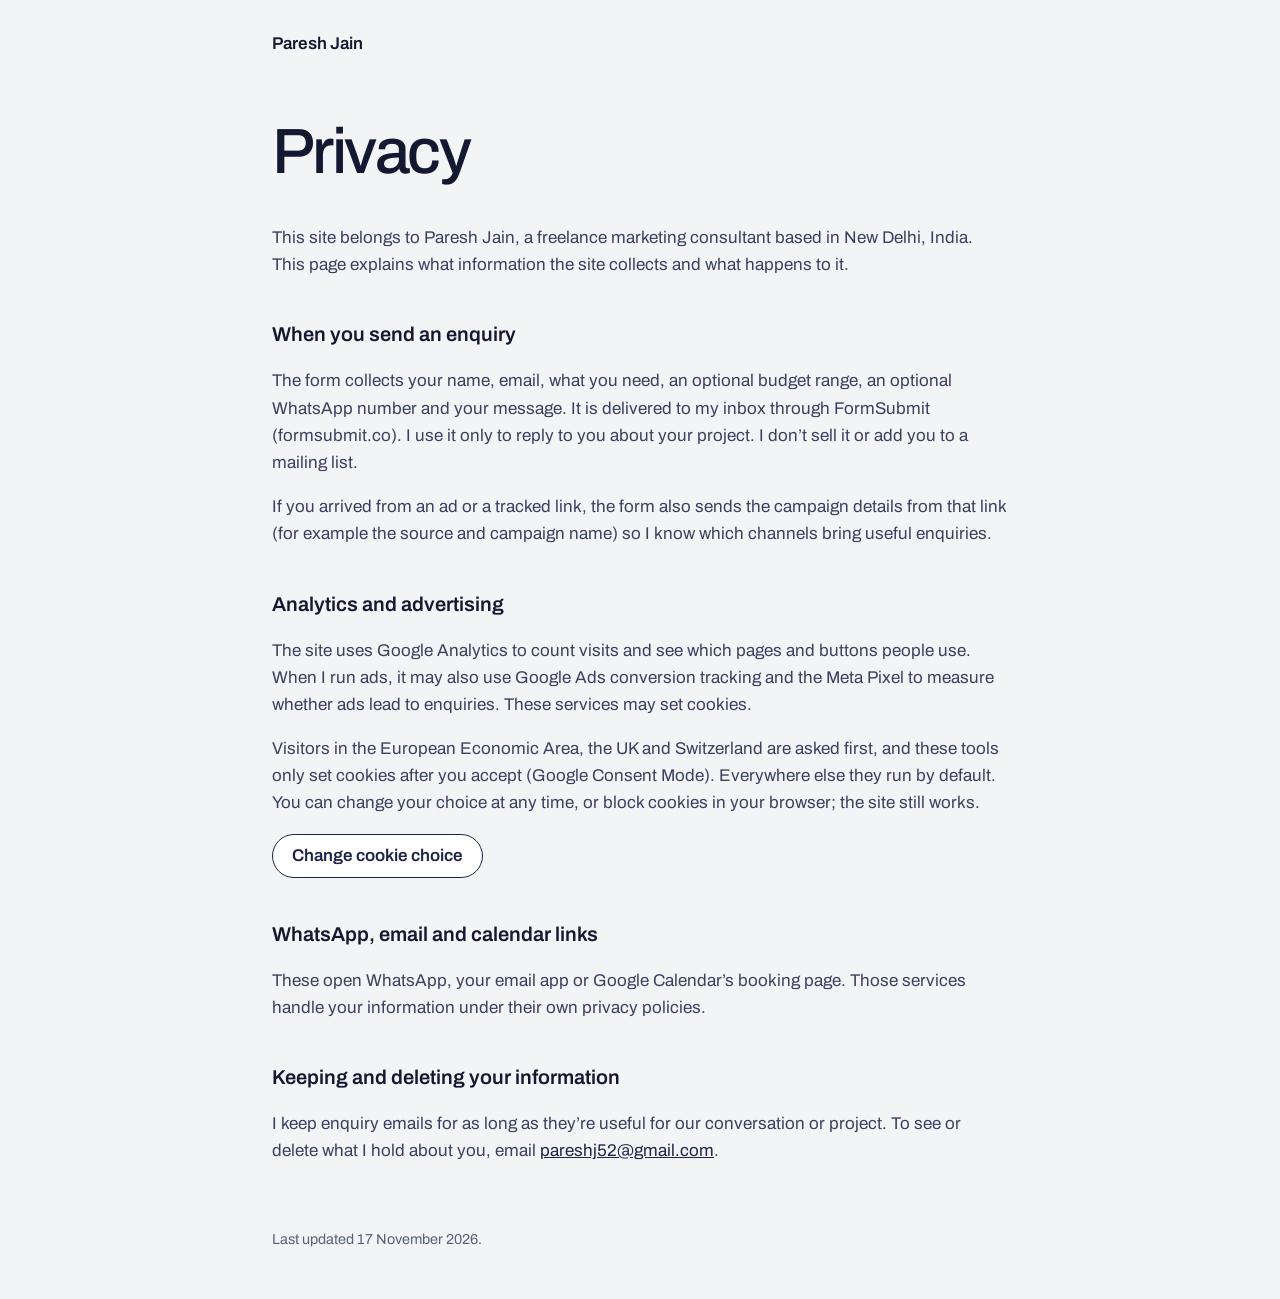
<file: privacy.html>
<!DOCTYPE html>
<html lang="en-IN">
<head>
<meta charset="utf-8">
<meta name="viewport" content="width=device-width, initial-scale=1">
<title>Privacy | Paresh Jain</title>
<meta name="description" content="How pareshjain.com handles enquiries, analytics and cookies.">
<link rel="canonical" href="https://www.pareshjain.com/privacy.html">
<link rel="icon" href="/assets/favicon.svg" type="image/svg+xml">
<link rel="preconnect" href="https://fonts.googleapis.com">
<link rel="preconnect" href="https://fonts.gstatic.com" crossorigin>
<link href="https://fonts.googleapis.com/css2?family=Archivo:wdth,wght@62..125,300..800&display=swap" rel="stylesheet">
<style>
body{margin:0;background:#F3F4F6;color:#141830;font-family:"Archivo",ui-sans-serif,system-ui,sans-serif;font-size:1.0625rem;line-height:1.6;-webkit-font-smoothing:antialiased}
.wrap{max-width:46rem;margin:0 auto;padding:0 clamp(1.25rem,4vw,2rem)}
header{height:5.5rem;display:flex;align-items:center}
header a{text-decoration:none;font-weight:600;color:inherit}
h1{font-size:clamp(2.4rem,6vw,4rem);line-height:1;letter-spacing:-.04em;font-weight:500;margin:2rem 0 2.5rem}
h2{font-size:1.25rem;margin:2.5rem 0 .5rem;font-weight:600}
p,li{color:#3A4060}
a{color:#1E2448}
footer{margin:4rem 0 3rem;color:#596079;font-size:.9rem}
button{font:inherit;font-weight:600;cursor:pointer;min-height:2.75rem;padding:0 1.2rem;border-radius:999px;border:1.5px solid #1E2448;background:#fff;color:#1E2448}
</style>
<script src="/assets/tracking.js"></script>
<script defer src="/assets/consent.js"></script>
</head>
<body>
<div class="wrap">
<header><a href="/">Paresh Jain</a></header>
<h1>Privacy</h1>
<p>This site belongs to Paresh Jain, a freelance marketing consultant based in New Delhi, India. This page explains what information the site collects and what happens to it.</p>

<h2>When you send an enquiry</h2>
<p>The form collects your name, email, what you need, an optional budget range, an optional WhatsApp number and your message. It is delivered to my inbox through FormSubmit (formsubmit.co). I use it only to reply to you about your project. I don’t sell it or add you to a mailing list.</p>
<p>If you arrived from an ad or a tracked link, the form also sends the campaign details from that link (for example the source and campaign name) so I know which channels bring useful enquiries.</p>

<h2>Analytics and advertising</h2>
<p>The site uses Google Analytics to count visits and see which pages and buttons people use. When I run ads, it may also use Google Ads conversion tracking and the Meta Pixel to measure whether ads lead to enquiries. These services may set cookies.</p>
<p>Visitors in the European Economic Area, the UK and Switzerland are asked first, and these tools only set cookies after you accept (Google Consent Mode). Everywhere else they run by default. You can change your choice at any time, or block cookies in your browser; the site still works.</p>
<p><button type="button" id="cc">Change cookie choice</button></p>

<h2>WhatsApp, email and calendar links</h2>
<p>These open WhatsApp, your email app or Google Calendar’s booking page. Those services handle your information under their own privacy policies.</p>

<h2>Keeping and deleting your information</h2>
<p>I keep enquiry emails for as long as they’re useful for our conversation or project. To see or delete what I hold about you, email <a href="mailto:pareshj52@gmail.com">pareshj52@gmail.com</a>.</p>

<footer>Last updated 17 November 2026.</footer>
<script>document.getElementById('cc').addEventListener('click',function(){ try{localStorage.removeItem('pj_consent');}catch(e){} if(window.PJ){PJ.consent=null; if(PJ.showConsent) PJ.showConsent();} });</script>
</div>
</body>
</html>
</file>
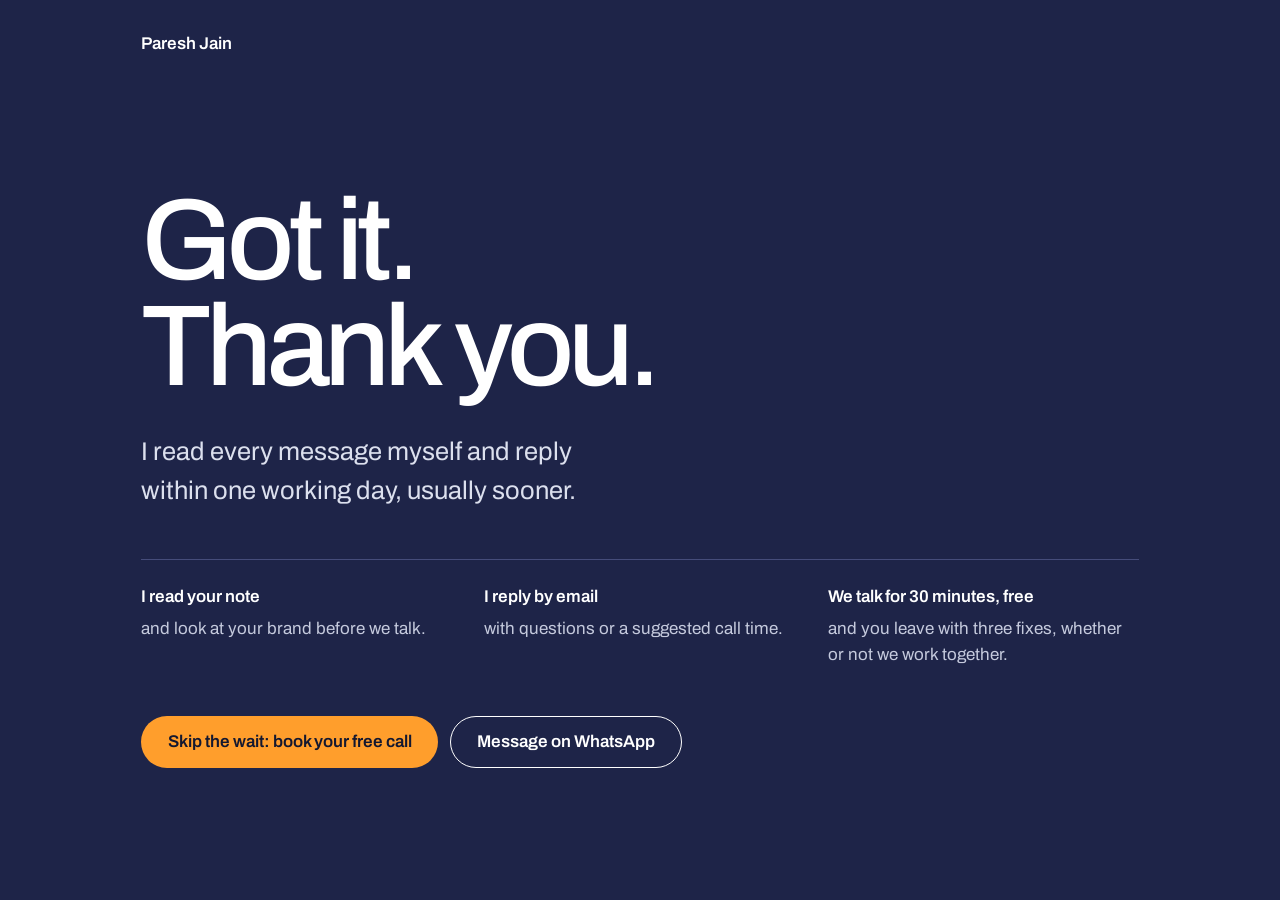
<file: thanks.html>
<!DOCTYPE html>
<html lang="en-IN">
<head>
<meta charset="utf-8">
<meta name="viewport" content="width=device-width, initial-scale=1">
<title>Message received | Paresh Jain</title>
<meta name="robots" content="noindex">
<link rel="icon" href="/assets/favicon.svg" type="image/svg+xml">
<meta name="theme-color" content="#1E2448">
<link rel="preconnect" href="https://fonts.googleapis.com">
<link rel="preconnect" href="https://fonts.gstatic.com" crossorigin>
<link href="https://fonts.googleapis.com/css2?family=Archivo:wdth,wght@62..125,300..800&display=swap" rel="stylesheet">

<script src="/assets/tracking.js"></script>
<script defer src="/assets/consent.js"></script>
<script>
  // Count the lead once per submitted brief (not on refresh or direct visits)
  (function(){
    var fresh=false;
    try{ fresh = sessionStorage.getItem('pj_lead')==='1'; sessionStorage.removeItem('pj_lead'); }catch(e){}
    if(fresh){
      gtag('event','generate_lead',{method:'brief_form'});
      if(window.fbq && PJ.META_PIXEL) fbq('track','Lead');
      if(PJ.GOOGLE_ADS_LEAD) gtag('event','conversion',{send_to:PJ.GOOGLE_ADS_LEAD});
    }
  })();
</script>
<style>
:root{--indigo:#1E2448;--ink:#141830;--indigo-2:#2A315C;--saffron:#FF9E2C;--saffron-2:#FFB45C;--f:"Archivo",ui-sans-serif,system-ui,sans-serif;--g:clamp(1.25rem,4vw,4rem)}
*{box-sizing:border-box}
body{margin:0;min-height:100svh;background:var(--indigo);color:#fff;font-family:var(--f);font-size:1.0625rem;line-height:1.55;-webkit-font-smoothing:antialiased;display:flex;flex-direction:column}
a{color:inherit}
:focus-visible{outline:3px solid var(--saffron);outline-offset:3px}
.wrap{max-width:1100px;margin:0 auto;padding:0 var(--g);width:100%}
header .wrap{height:5.5rem;display:flex;align-items:center}
header a{text-decoration:none;font-weight:600}
main{flex:1;display:flex;align-items:center;padding:2rem 0 4rem}
h1{font-size:clamp(3rem,9vw,7.5rem);line-height:.92;letter-spacing:-.05em;font-weight:500;margin:0 0 2rem}
.lead{font-size:clamp(1.2rem,2vw,1.6rem);max-width:32ch;margin:0 0 3rem;color:#DCE0EE}
ol{list-style:none;margin:0 0 3rem;padding:0;display:grid;grid-template-columns:repeat(3,minmax(0,1fr));gap:2rem;border-top:1px solid #454C7A;padding-top:1.5rem}
ol li{color:#C5CADD}
ol b{display:block;color:#fff;font-weight:600;margin-bottom:.35rem}
.btns{display:flex;flex-wrap:wrap;gap:.75rem}
.btn{display:inline-flex;align-items:center;justify-content:center;min-height:3.25rem;padding:0 1.6rem;border-radius:999px;border:1.5px solid transparent;font-weight:600;text-decoration:none}
.btn-sun{background:var(--saffron);color:var(--ink)}
.btn-sun:hover{background:var(--saffron-2)}
.btn-line{border-color:#fff}
.btn-line:hover{background:#fff;color:var(--ink)}
@media (max-width:700px){ol{grid-template-columns:1fr;gap:1.25rem}}
</style>
</head>
<body>
<header><div class="wrap"><a href="/">Paresh Jain</a></div></header>
<main>
  <div class="wrap">
    <h1>Got it.<br>Thank you.</h1>
    <p class="lead">I read every message myself and reply within one working day, usually sooner.</p>
    <ol>
      <li><b>I read your note</b>and look at your brand before we talk.</li>
      <li><b>I reply by email</b>with questions or a suggested call time.</li>
      <li><b>We talk for 30 minutes, free</b>and you leave with three fixes, whether or not we work together.</li>
    </ol>
    <div class="btns">
      <a class="btn btn-sun" href="https://calendar.google.com/calendar/u/0/appointments/schedules/AcZssZ1380Zcu-WXHLTQi5dZqrbtbLfTN_Pl_yzwDjDL7QWRDAgHdRhg_jQIUqrLBvdR7pw_g4_Txei-" target="_blank" rel="noopener" id="book">Skip the wait: book your free call</a>
      <a class="btn btn-line" href="https://wa.me/919999896986?text=Hi%20Paresh%2C%20I%20just%20sent%20you%20a%20note%20from%20your%20site." target="_blank" rel="noopener" id="wa">Message on WhatsApp</a>
    </div>
  </div>
</main>
<script>
document.getElementById('book').addEventListener('click',function(){ try{ gtag('event','call_click',{cta:'thanks_call'}); if(window.fbq&&PJ.META_PIXEL) fbq('track','Schedule'); }catch(e){} });
document.getElementById('wa').addEventListener('click',function(){ try{ gtag('event','whatsapp_click',{cta:'thanks_whatsapp'}); if(window.fbq&&PJ.META_PIXEL) fbq('track','Contact'); }catch(e){} });
</script>
</body>
</html>
</file>
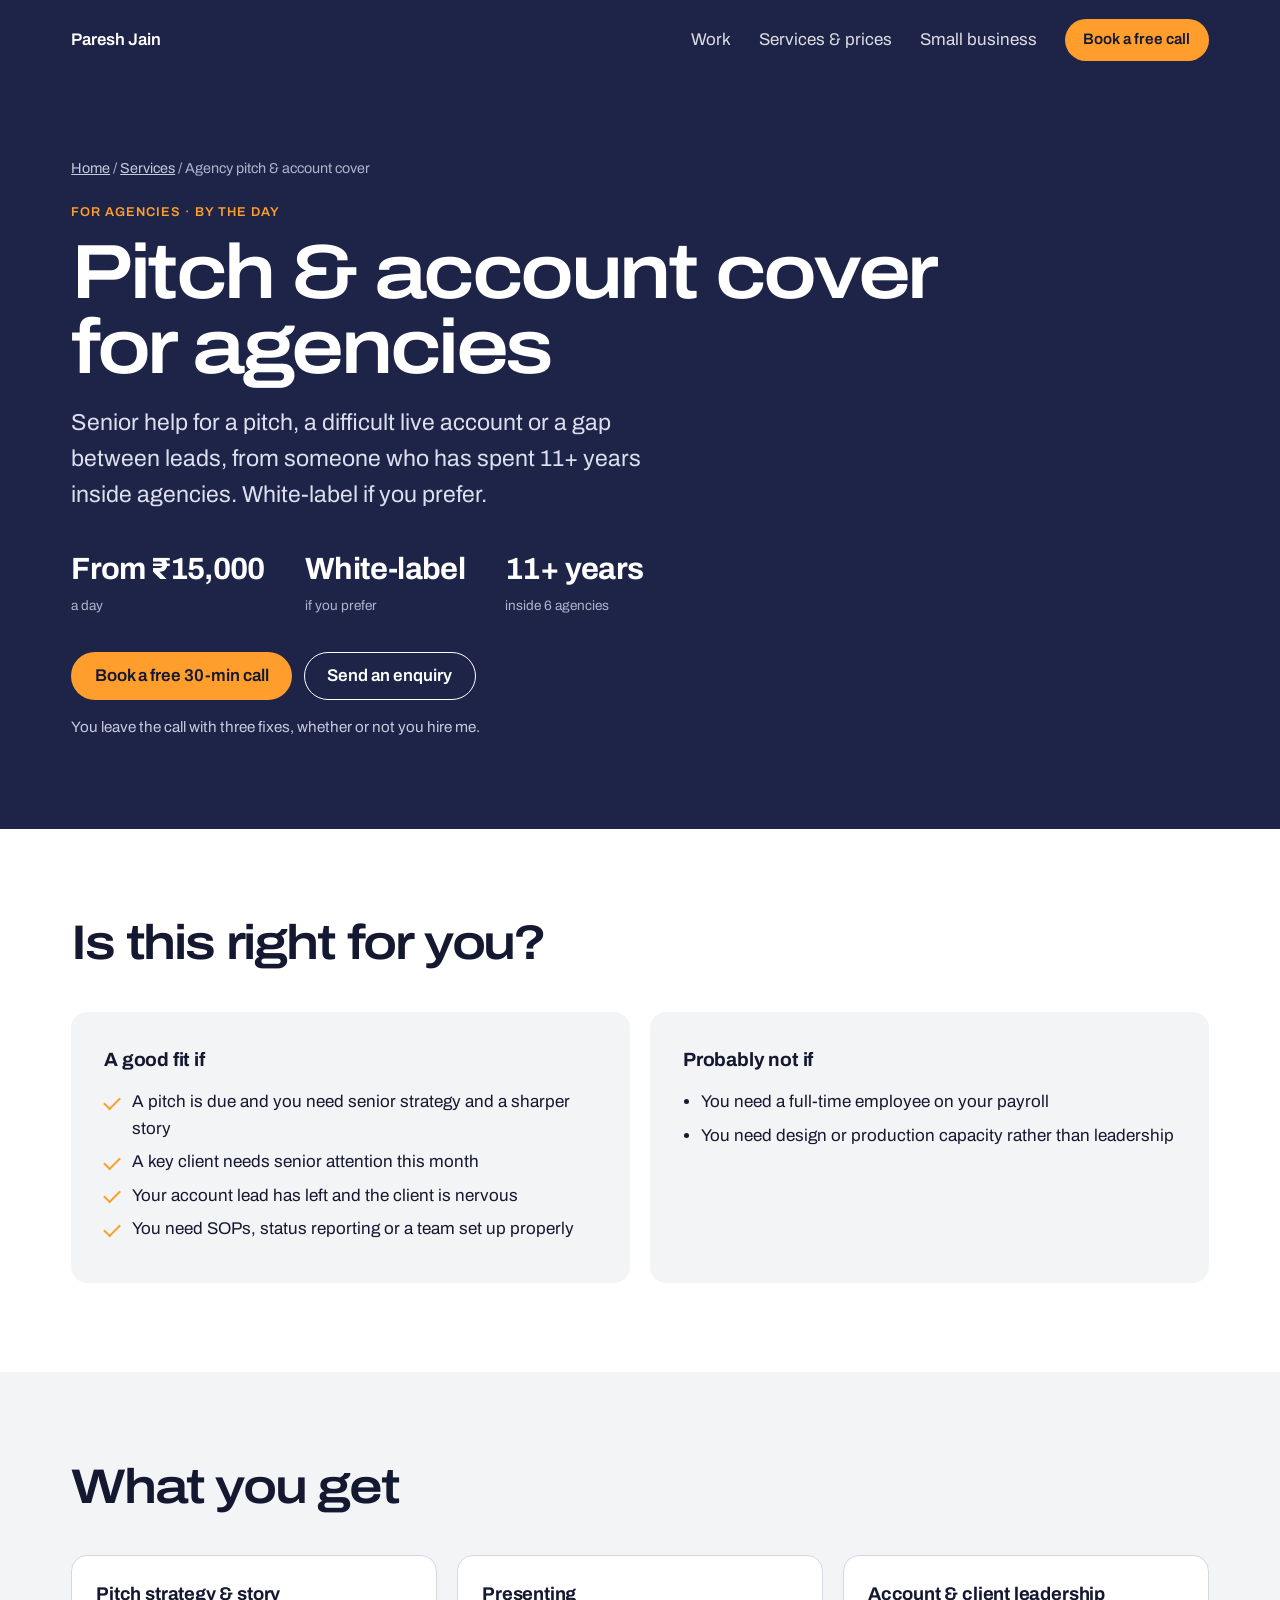
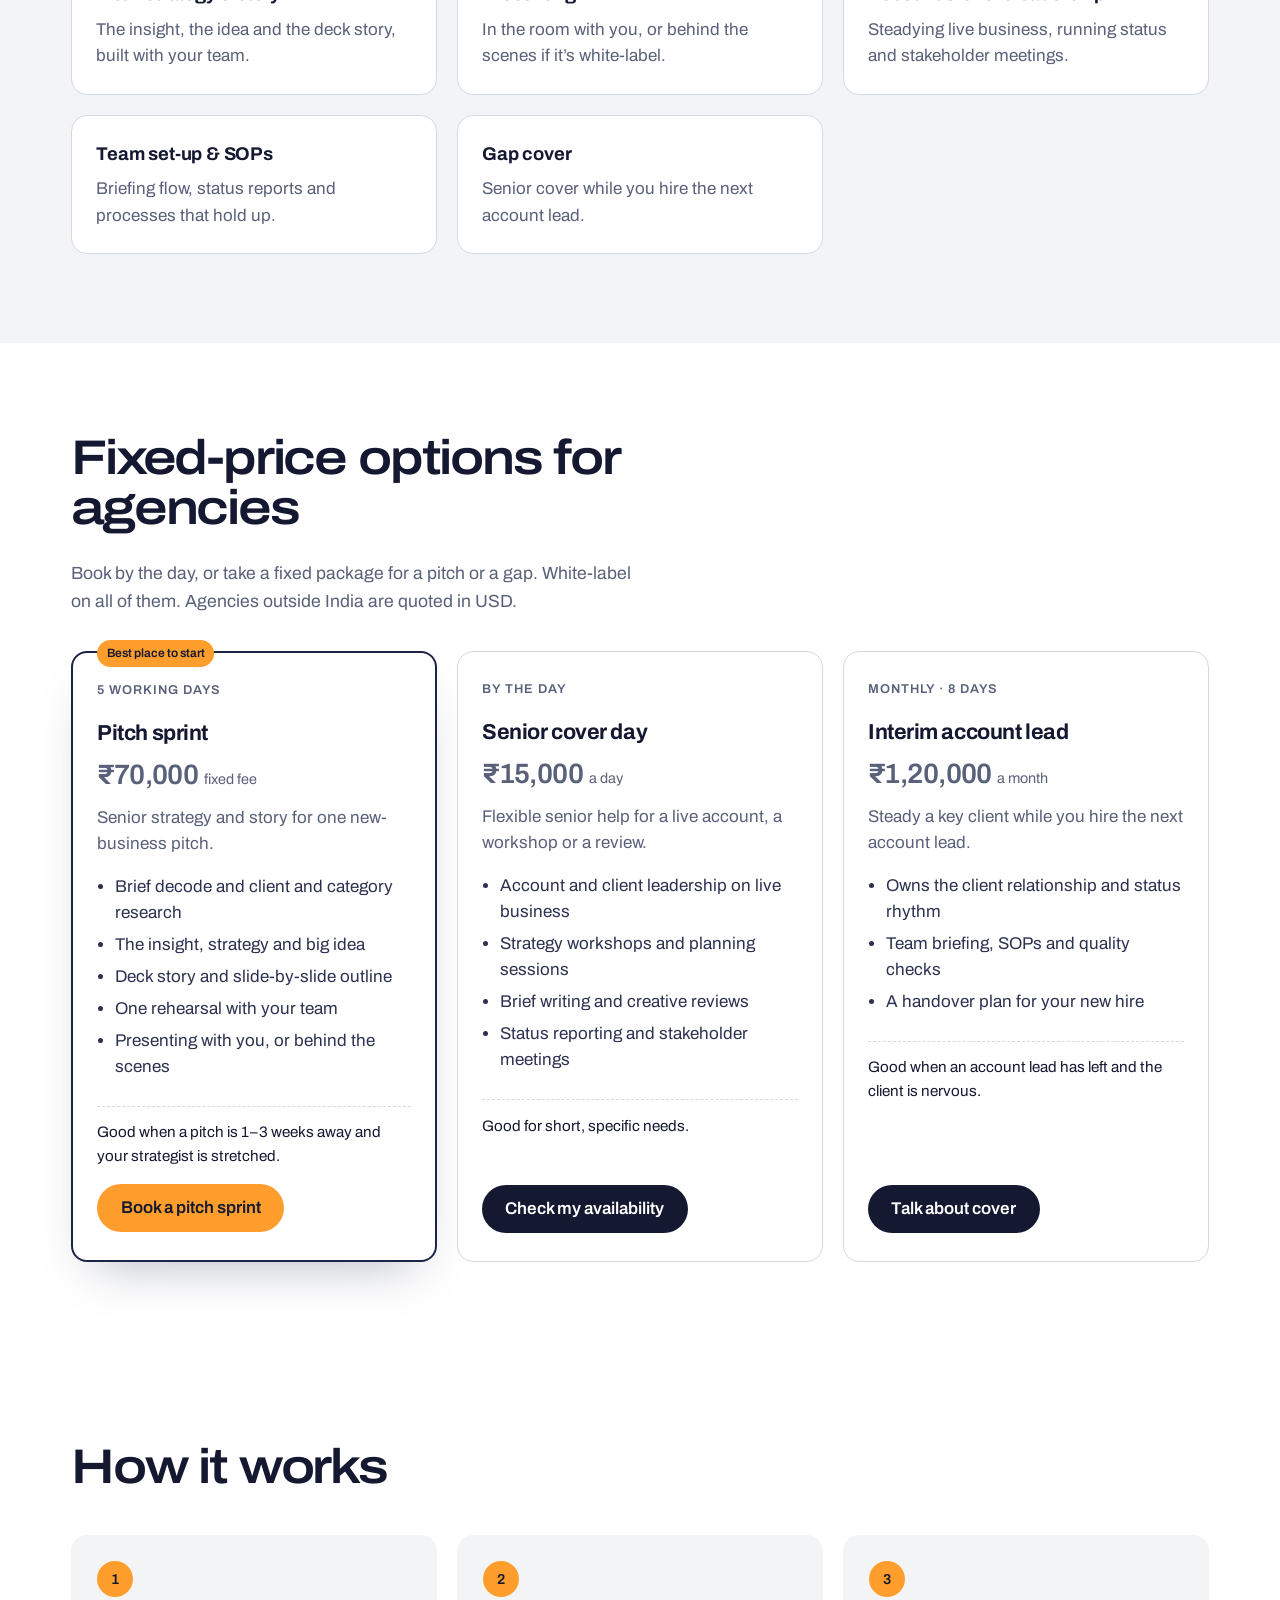
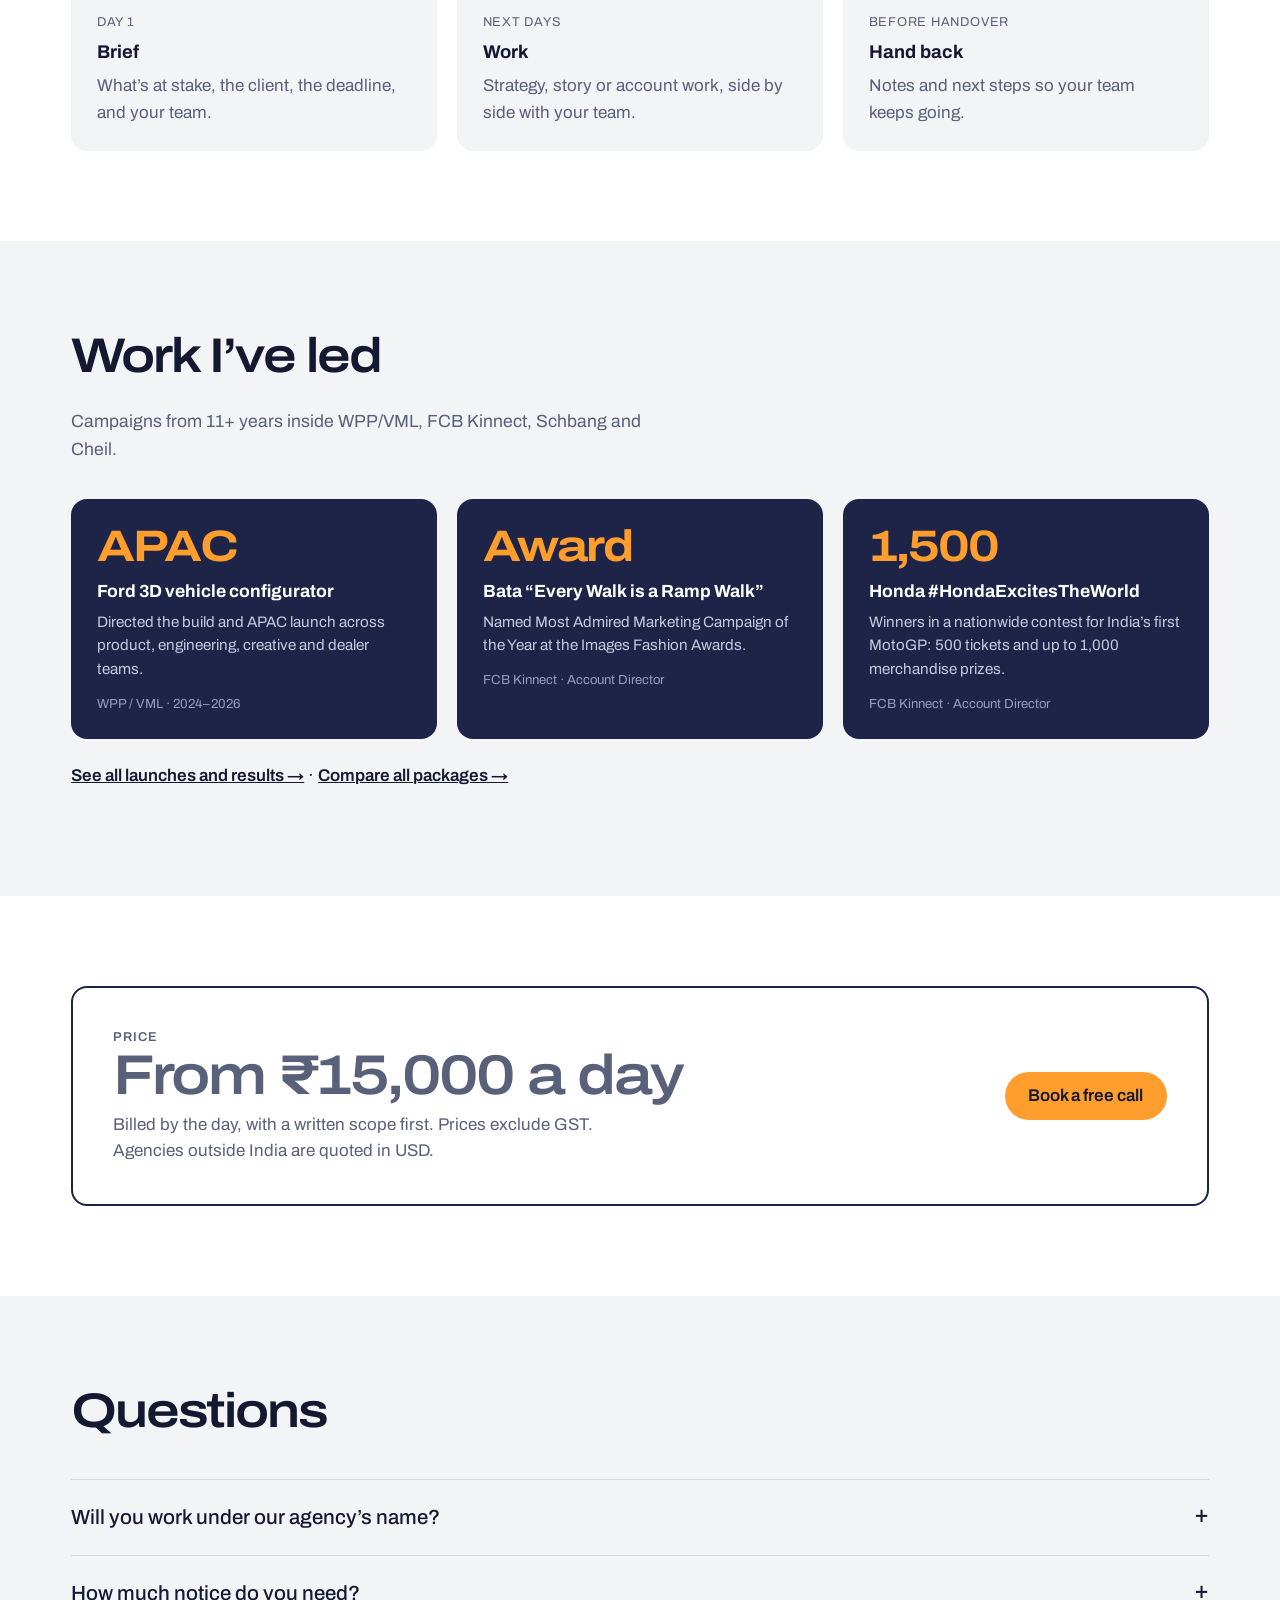
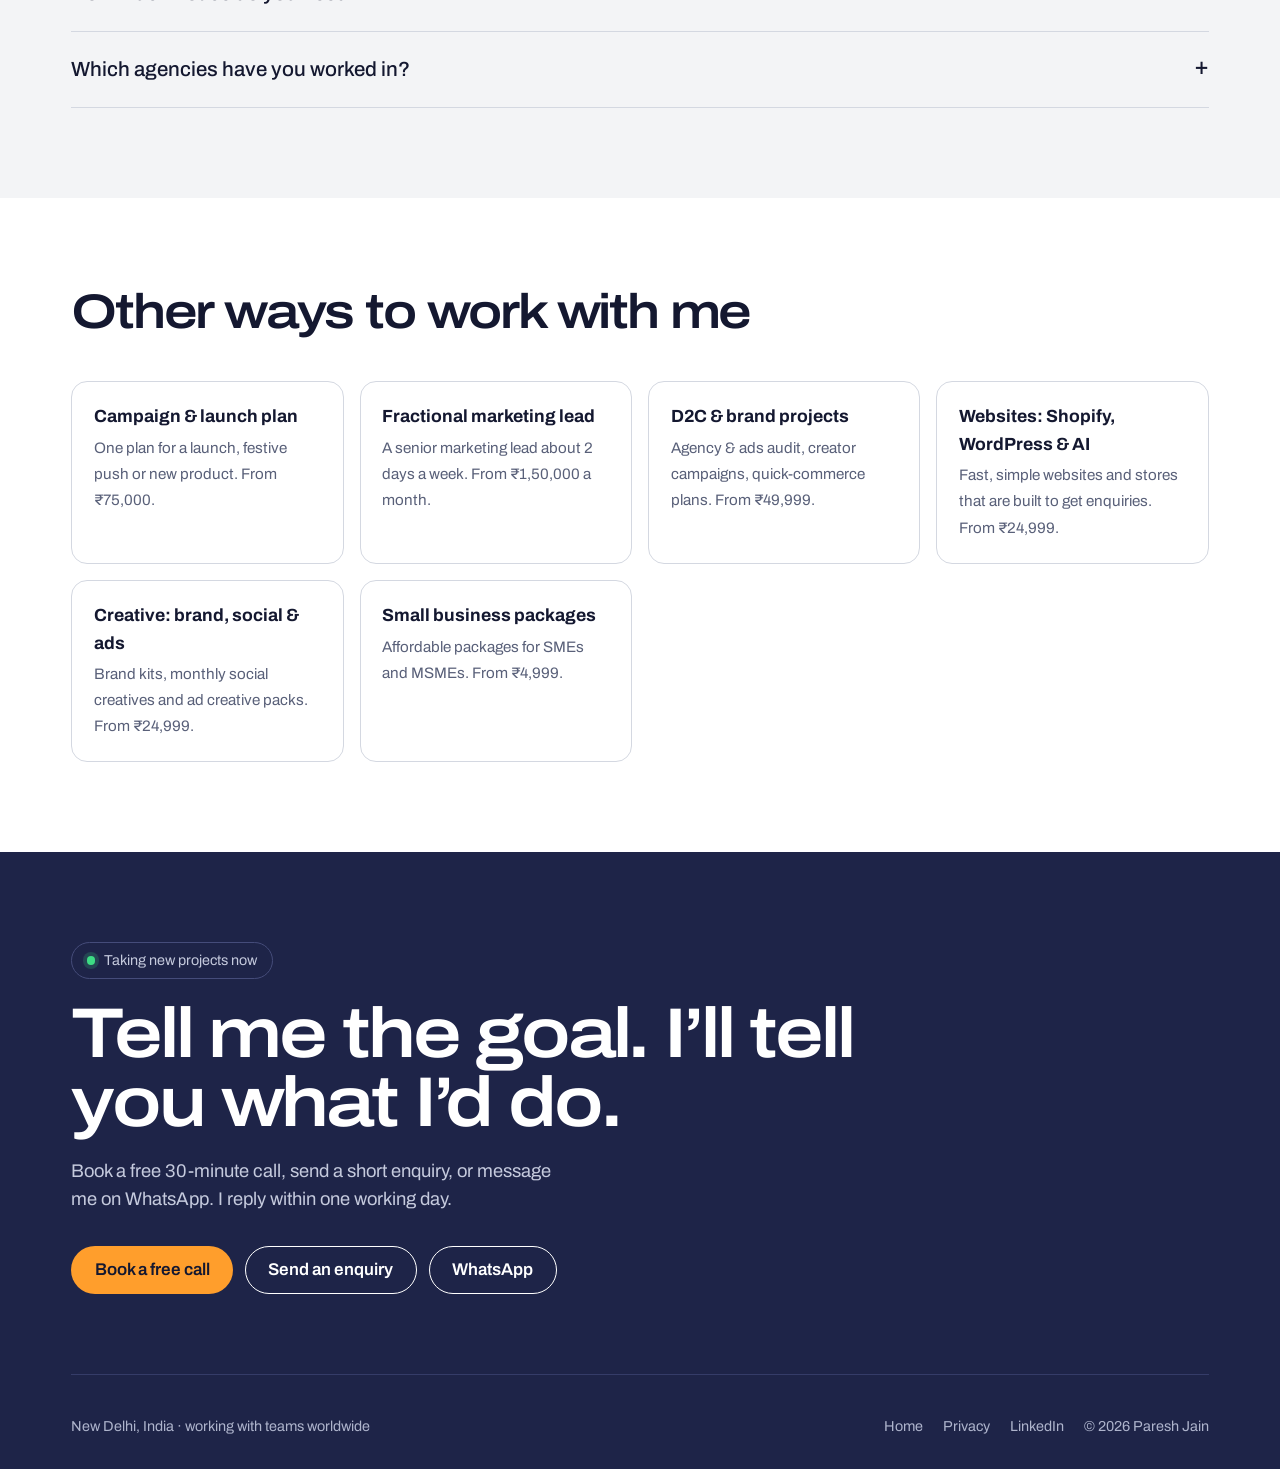
<file: services/agency-pitch-account-cover.html>
<!DOCTYPE html>
<html lang="en-IN">
<head>
<meta charset="utf-8">
<meta name="viewport" content="width=device-width, initial-scale=1">
<title>Freelance Agency Pitch &amp; Account Lead, White-label | Paresh Jain</title>
<meta name="description" content="Senior agency help by the day: pitch strategy and decks, account and client leadership on live business, team set-up and SOPs. White-label available. From ₹15,000 a day.">
<link rel="canonical" href="https://www.pareshjain.com/services/agency-pitch-account-cover.html">
<link rel="icon" href="/assets/favicon.svg" type="image/svg+xml">
<meta name="theme-color" content="#1E2448">
<meta property="og:type" content="website">
<meta property="og:site_name" content="Paresh Jain">
<meta property="og:url" content="https://www.pareshjain.com/services/agency-pitch-account-cover.html">
<meta property="og:title" content="Freelance Agency Pitch &amp; Account Lead, White-label | Paresh Jain">
<meta property="og:description" content="Senior agency help by the day: pitch strategy and decks, account and client leadership on live business, team set-up and SOPs. White-label available. From ₹15,000 a day.">
<meta property="og:image" content="https://www.pareshjain.com/assets/og-image.png">
<meta property="og:image:width" content="1200">
<meta property="og:image:height" content="630">
<meta property="og:locale" content="en_IN">
<meta name="twitter:card" content="summary_large_image">
<meta name="twitter:title" content="Freelance Agency Pitch &amp; Account Lead, White-label | Paresh Jain">
<meta name="twitter:description" content="Senior agency help by the day: pitch strategy and decks, account and client leadership on live business, team set-up and SOPs. White-label available. From ₹15,000 a day.">
<meta name="twitter:image" content="https://www.pareshjain.com/assets/og-image.png">
<link rel="preconnect" href="https://fonts.googleapis.com">
<link rel="preconnect" href="https://fonts.gstatic.com" crossorigin>
<link href="https://fonts.googleapis.com/css2?family=Archivo:wdth,wght@62..125,300..800&display=swap" rel="stylesheet">
<link rel="stylesheet" href="/assets/site.css">
<script src="/assets/tracking.js"></script>
<script defer src="/assets/consent.js"></script>
<script type="application/ld+json">{"@context": "https://schema.org", "@graph": [{"@type": "Service", "name": "Pitch & account cover for agencies", "description": "Senior agency help by the day: pitch strategy and decks, account and client leadership on live business, team set-up and SOPs. White-label available. From ₹15,000 a day.", "url": "https://www.pareshjain.com/services/agency-pitch-account-cover.html", "provider": {"@type": "Person", "@id": "https://www.pareshjain.com/#paresh", "name": "Paresh Jain", "url": "https://www.pareshjain.com/"}, "areaServed": "Worldwide", "offers": [{"@type": "Offer", "name": "Pitch & account cover for agencies", "price": "15000", "priceCurrency": "INR"}, {"@type": "Offer", "name": "Pitch sprint", "price": "70000", "priceCurrency": "INR"}, {"@type": "Offer", "name": "Senior cover day", "price": "15000", "priceCurrency": "INR"}, {"@type": "Offer", "name": "Interim account lead", "price": "120000", "priceCurrency": "INR"}]}, {"@type": "BreadcrumbList", "itemListElement": [{"@type": "ListItem", "position": 1, "name": "Home", "item": "https://www.pareshjain.com/"}, {"@type": "ListItem", "position": 2, "name": "Services", "item": "https://www.pareshjain.com/#services"}, {"@type": "ListItem", "position": 3, "name": "Agency pitch & account cover", "item": "https://www.pareshjain.com/services/agency-pitch-account-cover.html"}]}, {"@type": "FAQPage", "mainEntity": [{"@type": "Question", "name": "Will you work under our agency’s name?", "acceptedAnswer": {"@type": "Answer", "text": "Yes. White-label is fine, and I keep client work confidential."}}, {"@type": "Question", "name": "How much notice do you need?", "acceptedAnswer": {"@type": "Answer", "text": "Tell me the deadline. For pitches, a few days’ notice is usually enough to start."}}, {"@type": "Question", "name": "Which agencies have you worked in?", "acceptedAnswer": {"@type": "Answer", "text": "WPP/VML, FCB Kinnect, Schbang and Cheil, among six agencies over 11+ years."}}]}]}</script>
</head>
<body>
<a class="skip" href="#main">Skip to content</a>
<header class="top">
  <div class="wrap">
    <a class="brand" href="/">Paresh Jain</a>
    <nav class="nav" aria-label="Main">
      <a href="/#work">Work</a>
      <a class="mob-keep" href="/?for=agency#services"><span class="lg">Services &amp; prices</span><span class="sm">Services</span></a>
      <a href="/services/small-business-marketing.html">Small business</a>
      <a class="btn btn-sun" href="https://calendar.google.com/calendar/u/0/appointments/schedules/AcZssZ1380Zcu-WXHLTQi5dZqrbtbLfTN_Pl_yzwDjDL7QWRDAgHdRhg_jQIUqrLBvdR7pw_g4_Txei-" target="_blank" rel="noopener" data-track="svcpage_nav_call">Book a free call</a>
    </nav>
  </div>
</header>

<main id="main">
<section class="s-hero">
  <div class="wrap">
    <p class="crumb"><a href="/">Home</a> / <a href="/?for=agency#services">Services</a> / Agency pitch &amp; account cover</p>
    <p class="tier">For agencies · by the day</p>
    <h1>Pitch &amp; account cover for agencies</h1>
    <p class="lede">Senior help for a pitch, a difficult live account or a gap between leads, from someone who has spent 11+ years inside agencies. White-label if you prefer.</p>
    <ul class="hero-meta"><li><b>From ₹15,000</b><span>a day</span></li><li><b>White-label</b><span>if you prefer</span></li><li><b>11+ years</b><span>inside 6 agencies</span></li></ul>
    <div class="ctas">
      <a class="btn btn-sun" href="https://calendar.google.com/calendar/u/0/appointments/schedules/AcZssZ1380Zcu-WXHLTQi5dZqrbtbLfTN_Pl_yzwDjDL7QWRDAgHdRhg_jQIUqrLBvdR7pw_g4_Txei-" target="_blank" rel="noopener" data-track="svcpage_hero_call">Book a free 30-min call</a>
      <a class="btn btn-line" href="/?need=agency#contact" data-track="svcpage_hero_enquire">Send an enquiry</a>
    </div>
    <p class="hero-note">You leave the call with three fixes, whether or not you hire me.</p>
  </div>
</section>

<section class="sec white" id="fit">
  <div class="wrap">
    <h2>Is this right for you?</h2>
    <div class="two">
      <div class="box"><h3>A good fit if</h3><ul class="ticks"><li>A pitch is due and you need senior strategy and a sharper story</li><li>A key client needs senior attention this month</li><li>Your account lead has left and the client is nervous</li><li>You need SOPs, status reporting or a team set up properly</li></ul></div>
      <div class="box no"><h3>Probably not if</h3><ul><li>You need a full-time employee on your payroll</li><li>You need design or production capacity rather than leadership</li></ul></div>
    </div>
  </div>
</section>

<section class="sec" id="what-you-get">
  <div class="wrap">
    <h2>What you get</h2>
    <div class="grid-3"><div class="del"><h3>Pitch strategy &amp; story</h3><p>The insight, the idea and the deck story, built with your team.</p></div><div class="del"><h3>Presenting</h3><p>In the room with you, or behind the scenes if it’s white-label.</p></div><div class="del"><h3>Account &amp; client leadership</h3><p>Steadying live business, running status and stakeholder meetings.</p></div><div class="del"><h3>Team set-up &amp; SOPs</h3><p>Briefing flow, status reports and processes that hold up.</p></div><div class="del"><h3>Gap cover</h3><p>Senior cover while you hire the next account lead.</p></div></div>
  </div>
</section>
<section class="sec white" id="packages">
  <div class="wrap">
    <h2>Fixed-price options for agencies</h2>
    <p class="sub">Book by the day, or take a fixed package for a pitch or a gap. White-label on all of them. Agencies outside India are quoted in USD.</p>
    <div class="grid-3"><article class="pkg pick" id="agency_sprint"><p class="tier">5 working days</p><h3>Pitch sprint</h3><p class="price">₹70,000 <small>fixed fee</small></p><p>Senior strategy and story for one new-business pitch.</p><ul><li>Brief decode and client and category research</li><li>The insight, strategy and big idea</li><li>Deck story and slide-by-slide outline</li><li>One rehearsal with your team</li><li>Presenting with you, or behind the scenes</li></ul><p class="fit">Good when a pitch is 1–3 weeks away and your strategist is stretched.</p><a class="btn btn-sun" href="/?need=agency_sprint#contact" data-track="pkg_agency_sprint">Book a pitch sprint</a></article><article class="pkg" id="agency"><p class="tier">By the day</p><h3>Senior cover day</h3><p class="price">₹15,000 <small>a day</small></p><p>Flexible senior help for a live account, a workshop or a review.</p><ul><li>Account and client leadership on live business</li><li>Strategy workshops and planning sessions</li><li>Brief writing and creative reviews</li><li>Status reporting and stakeholder meetings</li></ul><p class="fit">Good for short, specific needs.</p><a class="btn btn-ink" href="/?need=agency#contact" data-track="pkg_agency">Check my availability</a></article><article class="pkg" id="agency_interim"><p class="tier">Monthly · 8 days</p><h3>Interim account lead</h3><p class="price">₹1,20,000 <small>a month</small></p><p>Steady a key client while you hire the next account lead.</p><ul><li>Owns the client relationship and status rhythm</li><li>Team briefing, SOPs and quality checks</li><li>A handover plan for your new hire</li></ul><p class="fit">Good when an account lead has left and the client is nervous.</p><a class="btn btn-ink" href="/?need=agency_interim#contact" data-track="pkg_agency_interim">Talk about cover</a></article></div>
  </div>
</section>


<section class="sec white" id="how">
  <div class="wrap">
    <h2>How it works</h2>
    <ol class="steps"><li><span class="when">Day 1</span><h3>Brief</h3><p>What’s at stake, the client, the deadline, and your team.</p></li><li><span class="when">Next days</span><h3>Work</h3><p>Strategy, story or account work, side by side with your team.</p></li><li><span class="when">Before handover</span><h3>Hand back</h3><p>Notes and next steps so your team keeps going.</p></li></ol>
  </div>
</section>

<section class="sec" id="proof">
  <div class="wrap">
    <h2>Work I’ve led</h2>
    <p class="sub">Campaigns from 11+ years inside WPP/VML, FCB Kinnect, Schbang and Cheil.</p>
    <div class="proof"><article><b>APAC</b><h3>Ford 3D vehicle configurator</h3><p>Directed the build and APAC launch across product, engineering, creative and dealer teams.</p><small>WPP / VML · 2024–2026</small></article><article><b>Award</b><h3>Bata “Every Walk is a Ramp Walk”</h3><p>Named Most Admired Marketing Campaign of the Year at the Images Fashion Awards.</p><small>FCB Kinnect · Account Director</small></article><article><b>1,500</b><h3>Honda #HondaExcitesTheWorld</h3><p>Winners in a nationwide contest for India’s first MotoGP: 500 tickets and up to 1,000 merchandise prizes.</p><small>FCB Kinnect · Account Director</small></article></div>
    <p class="more"><a href="/#work">See all launches and results →</a> · <a href="/?for=agency#services">Compare all packages →</a></p>
  </div>
</section>

<section class="sec white" id="price">
  <div class="wrap">
    <div class="pricebox">
      <div><p class="tier muted">Price</p><p class="price-big">From ₹15,000 a day</p><p>Billed by the day, with a written scope first. Prices exclude GST. Agencies outside India are quoted in USD.</p></div>
      <a class="btn btn-sun" href="https://calendar.google.com/calendar/u/0/appointments/schedules/AcZssZ1380Zcu-WXHLTQi5dZqrbtbLfTN_Pl_yzwDjDL7QWRDAgHdRhg_jQIUqrLBvdR7pw_g4_Txei-" target="_blank" rel="noopener" data-track="svcpage_price_call">Book a free call</a>
    </div>
  </div>
</section>

<section class="sec" id="faq">
  <div class="wrap">
    <h2>Questions</h2>
    <div class="faq"><details><summary>Will you work under our agency’s name?</summary><p>Yes. White-label is fine, and I keep client work confidential.</p></details><details><summary>How much notice do you need?</summary><p>Tell me the deadline. For pitches, a few days’ notice is usually enough to start.</p></details><details><summary>Which agencies have you worked in?</summary><p>WPP/VML, FCB Kinnect, Schbang and Cheil, among six agencies over 11+ years.</p></details></div>
  </div>
</section>

<section class="sec white" id="other-services">
  <div class="wrap">
    <h2>Other ways to work with me</h2>
    <div class="others"><a href="/services/campaign-launch-plan.html"><b>Campaign &amp; launch plan</b><span>One plan for a launch, festive push or new product. From ₹75,000.</span></a><a href="/services/fractional-marketing-lead.html"><b>Fractional marketing lead</b><span>A senior marketing lead about 2 days a week. From ₹1,50,000 a month.</span></a><a href="/services/d2c-brand-growth.html"><b>D2C &amp; brand projects</b><span>Agency &amp; ads audit, creator campaigns, quick-commerce plans. From ₹49,999.</span></a><a href="/services/website-development.html"><b>Websites: Shopify, WordPress &amp; AI</b><span>Fast, simple websites and stores that are built to get enquiries. From ₹24,999.</span></a><a href="/services/creative-services.html"><b>Creative: brand, social &amp; ads</b><span>Brand kits, monthly social creatives and ad creative packs. From ₹24,999.</span></a><a href="/services/small-business-marketing.html"><b>Small business packages</b><span>Affordable packages for SMEs and MSMEs. From ₹4,999.</span></a></div>
  </div>
</section>

<section class="close">
  <div class="wrap">
    <p class="avail">Taking new projects now</p>
    <h2>Tell me the goal. I’ll tell you what I’d do.</h2>
    <p class="lede">Book a free 30-minute call, send a short enquiry, or message me on WhatsApp. I reply within one working day.</p>
    <div class="ctas">
      <a class="btn btn-sun" href="https://calendar.google.com/calendar/u/0/appointments/schedules/AcZssZ1380Zcu-WXHLTQi5dZqrbtbLfTN_Pl_yzwDjDL7QWRDAgHdRhg_jQIUqrLBvdR7pw_g4_Txei-" target="_blank" rel="noopener" data-track="svcpage_close_call">Book a free call</a>
      <a class="btn btn-line" href="/?need=agency#contact" data-track="svcpage_close_enquire">Send an enquiry</a>
      <a class="btn btn-line" href="https://wa.me/919999896986?text=Hi%20Paresh%2C%20I%20saw%20your%20site%20and%20want%20to%20talk%20about%20our%20marketing." target="_blank" rel="noopener" data-track="svcpage_close_whatsapp">WhatsApp</a>
    </div>
    <footer class="foot">
      <span>New Delhi, India · working with teams worldwide</span>
      <nav aria-label="Footer"><a href="/">Home</a><a href="/privacy.html">Privacy</a><a href="https://www.linkedin.com/in/paresh-jain-662b7589/" target="_blank" rel="noopener">LinkedIn</a><span>© 2026 Paresh Jain</span></nav>
    </footer>
  </div>
</section>
</main>

<div class="mbar">
  <a class="btn btn-sun" href="https://calendar.google.com/calendar/u/0/appointments/schedules/AcZssZ1380Zcu-WXHLTQi5dZqrbtbLfTN_Pl_yzwDjDL7QWRDAgHdRhg_jQIUqrLBvdR7pw_g4_Txei-" target="_blank" rel="noopener" data-track="svcpage_mbar_call">Book a free call</a>
  <a class="btn btn-line" href="https://wa.me/919999896986?text=Hi%20Paresh%2C%20I%20saw%20your%20site%20and%20want%20to%20talk%20about%20our%20marketing." target="_blank" rel="noopener" data-track="svcpage_mbar_whatsapp">WhatsApp</a>
</div>
<script>
(function(){
  function track(name, params){
    try{ if(window.gtag) gtag('event', name, params||{}); }catch(e){}
    try{ if(window.fbq && PJ.META_PIXEL){ if(name==='whatsapp_click'||name==='call_click') fbq('track','Contact',params||{}); else fbq('trackCustom', name, params||{}); } }catch(e){}
  }
  document.addEventListener('click', function(e){
    var a=e.target.closest('[data-track]'); if(!a) return;
    var t=a.dataset.track, name='cta_click';
    if(t.indexOf('whatsapp')>-1) name='whatsapp_click';
    else if(t.indexOf('call')>-1) name='call_click';
    track(name, {cta:t, page:location.pathname});
  });
})();
</script>
</body>
</html>
</file>
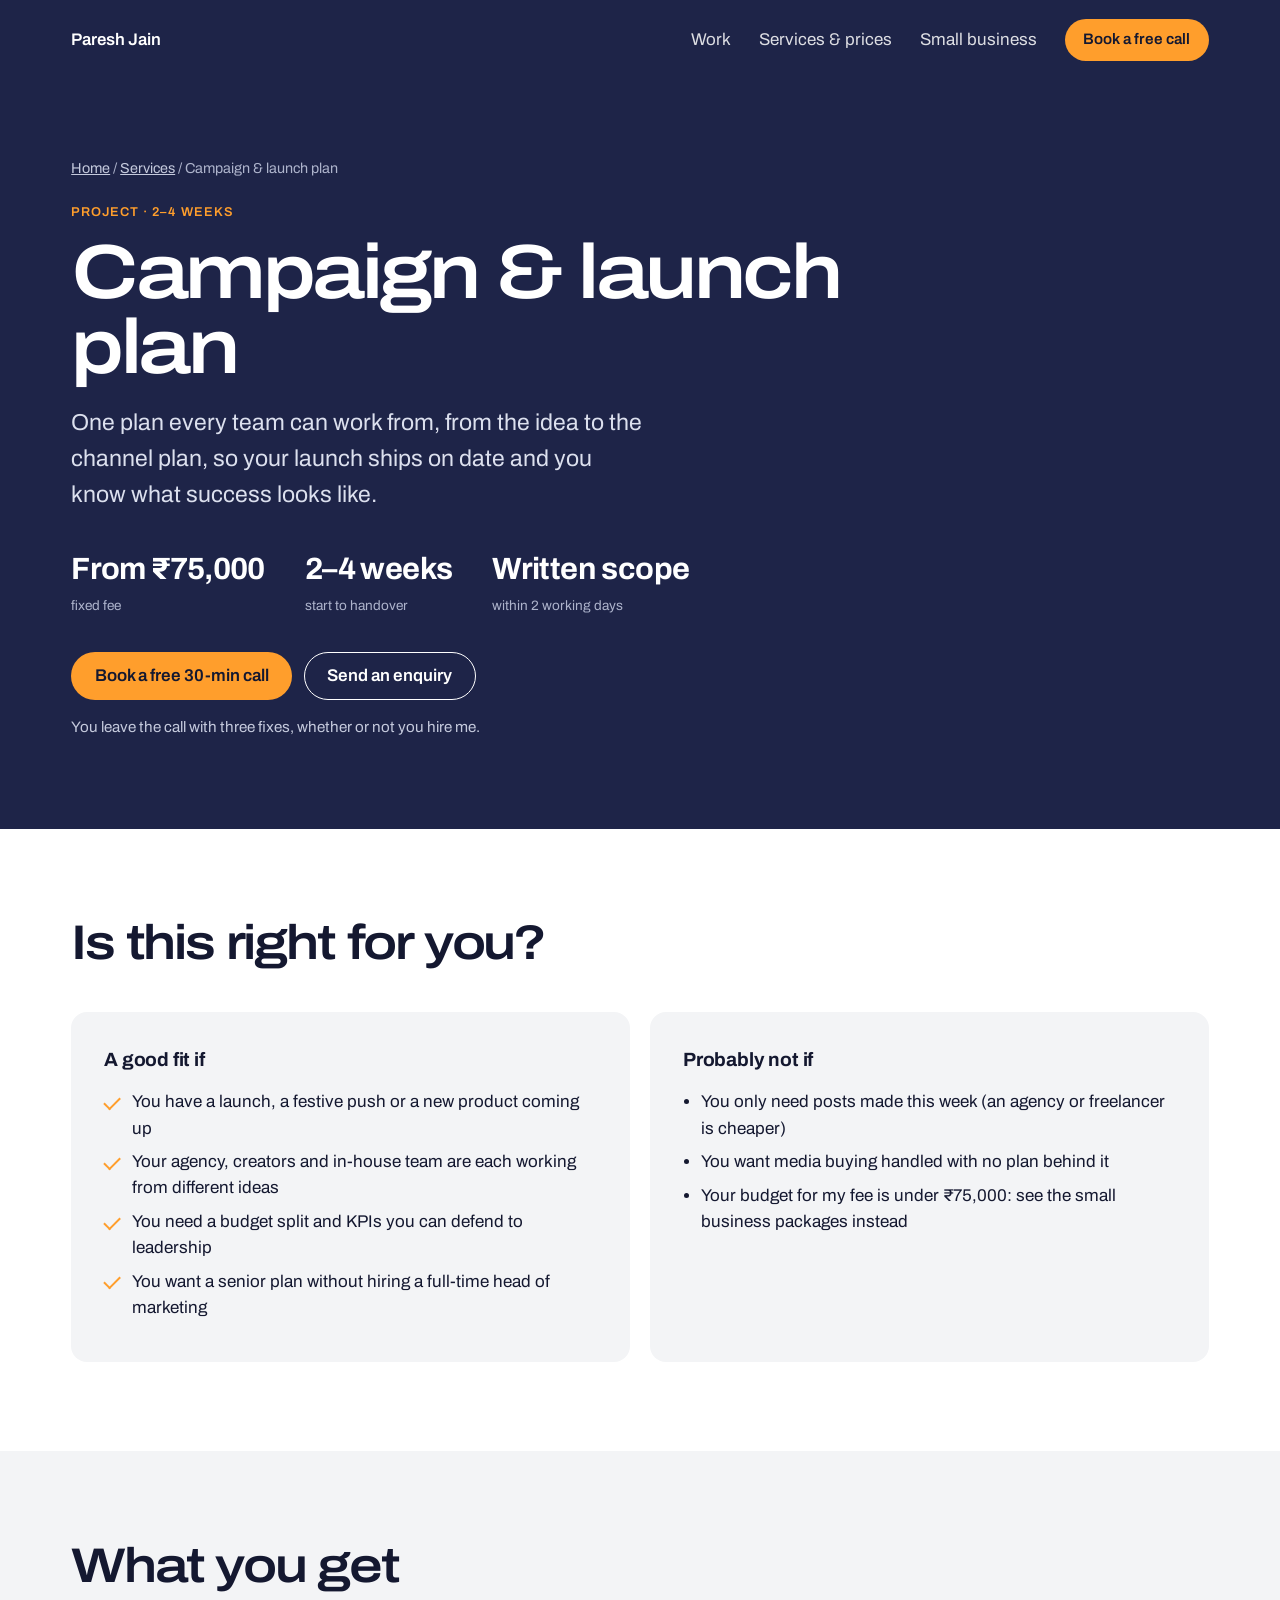
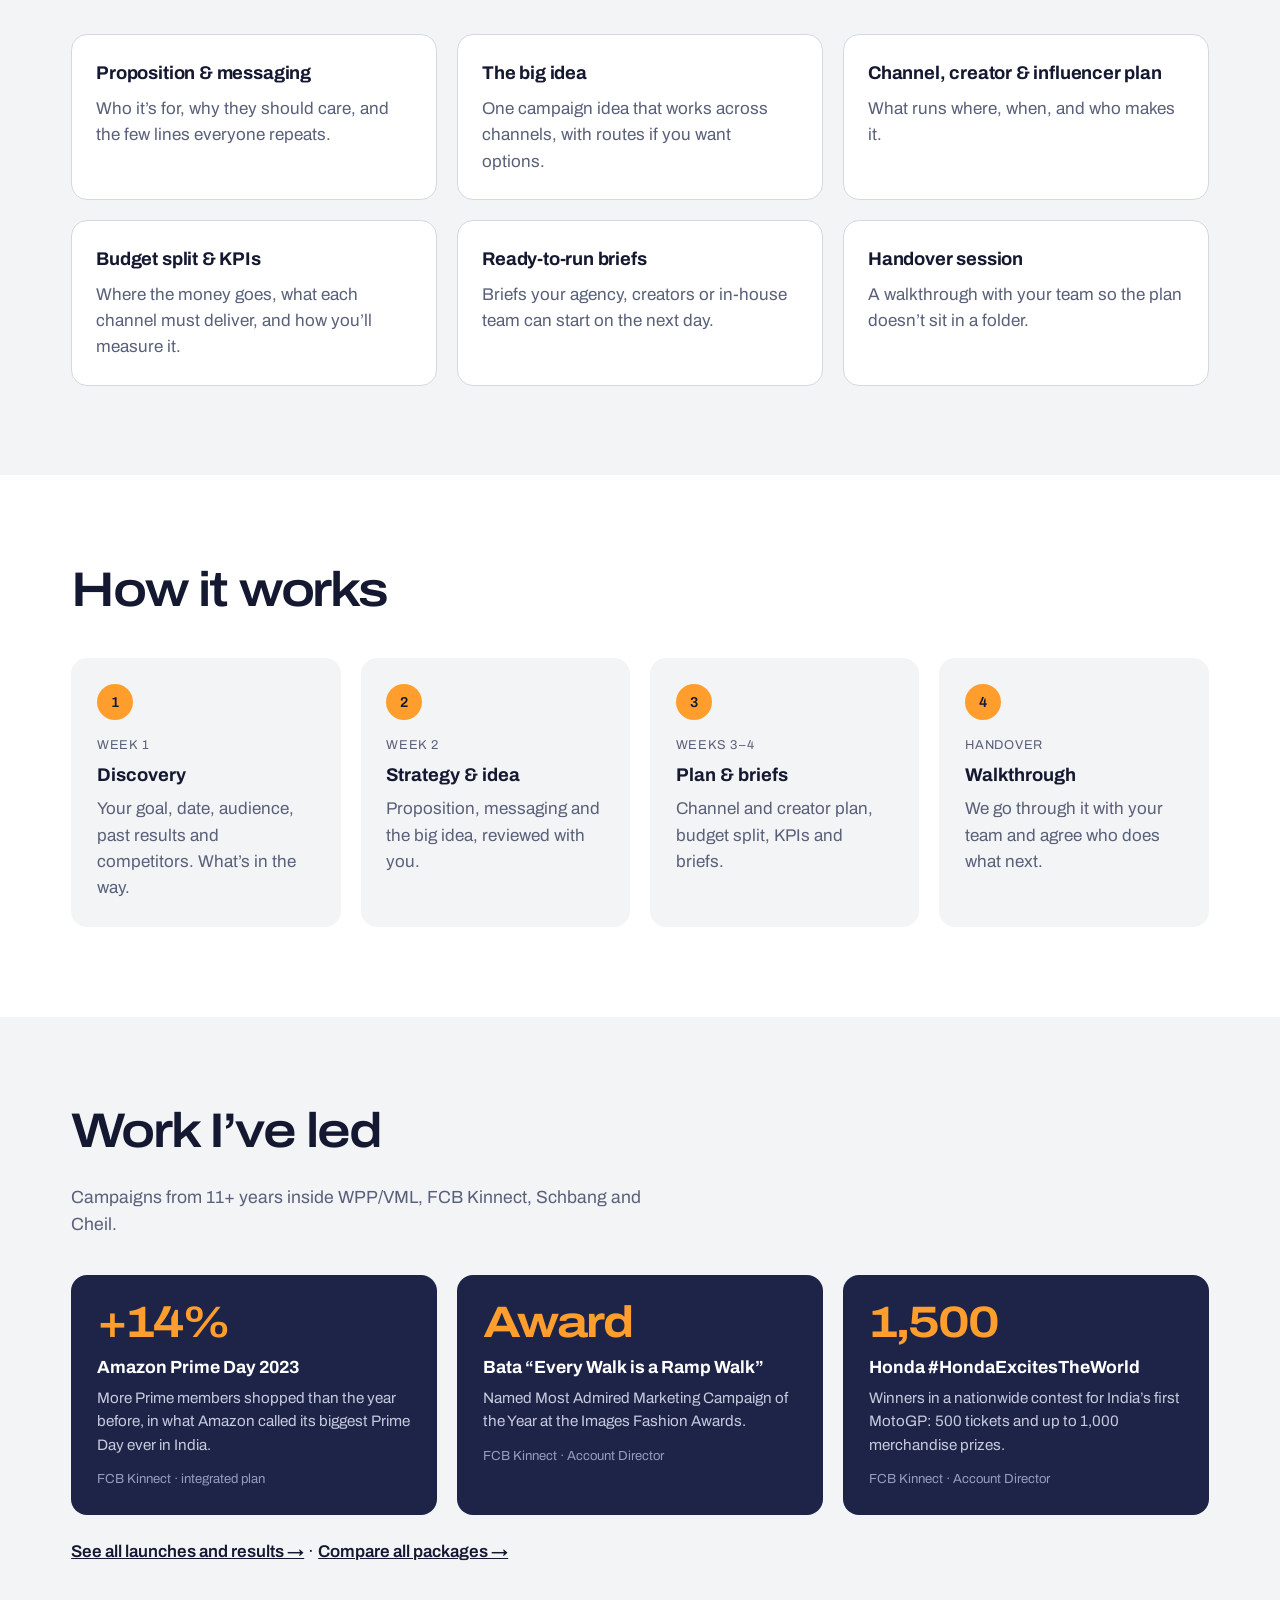
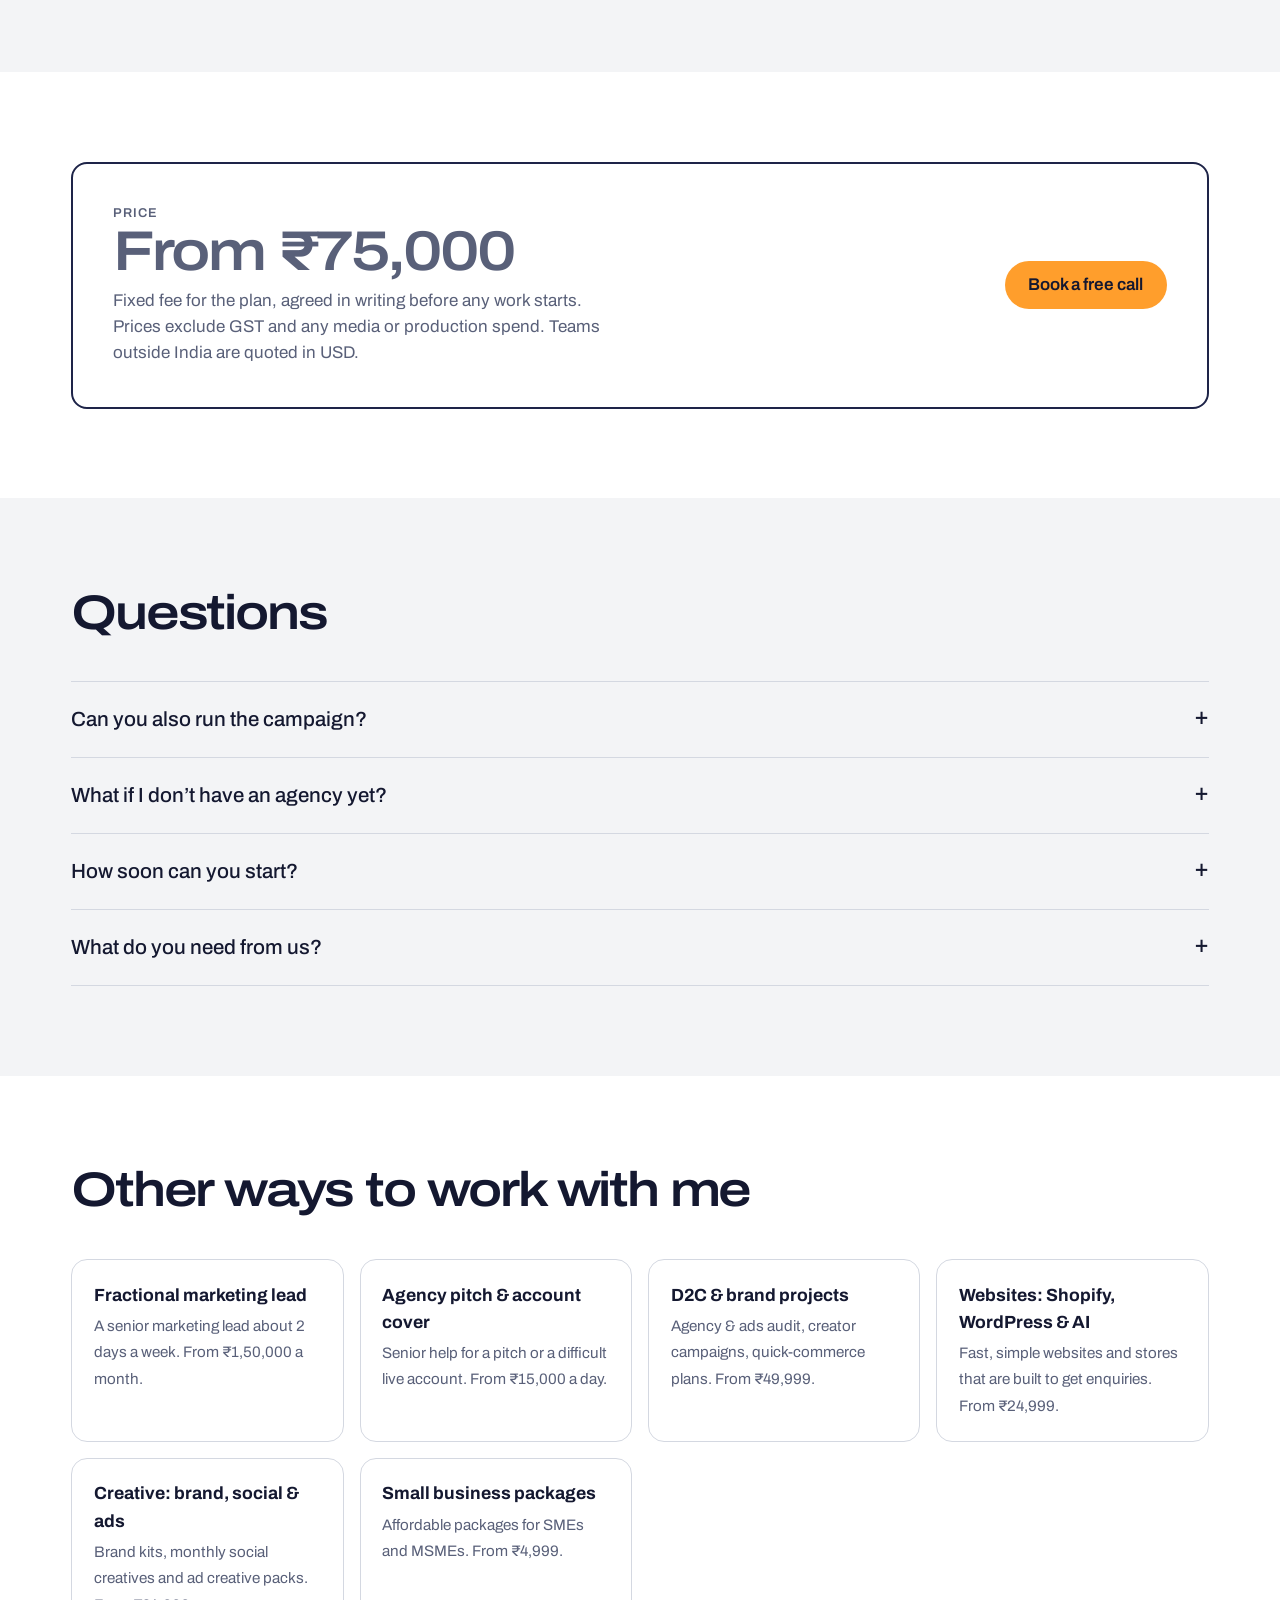
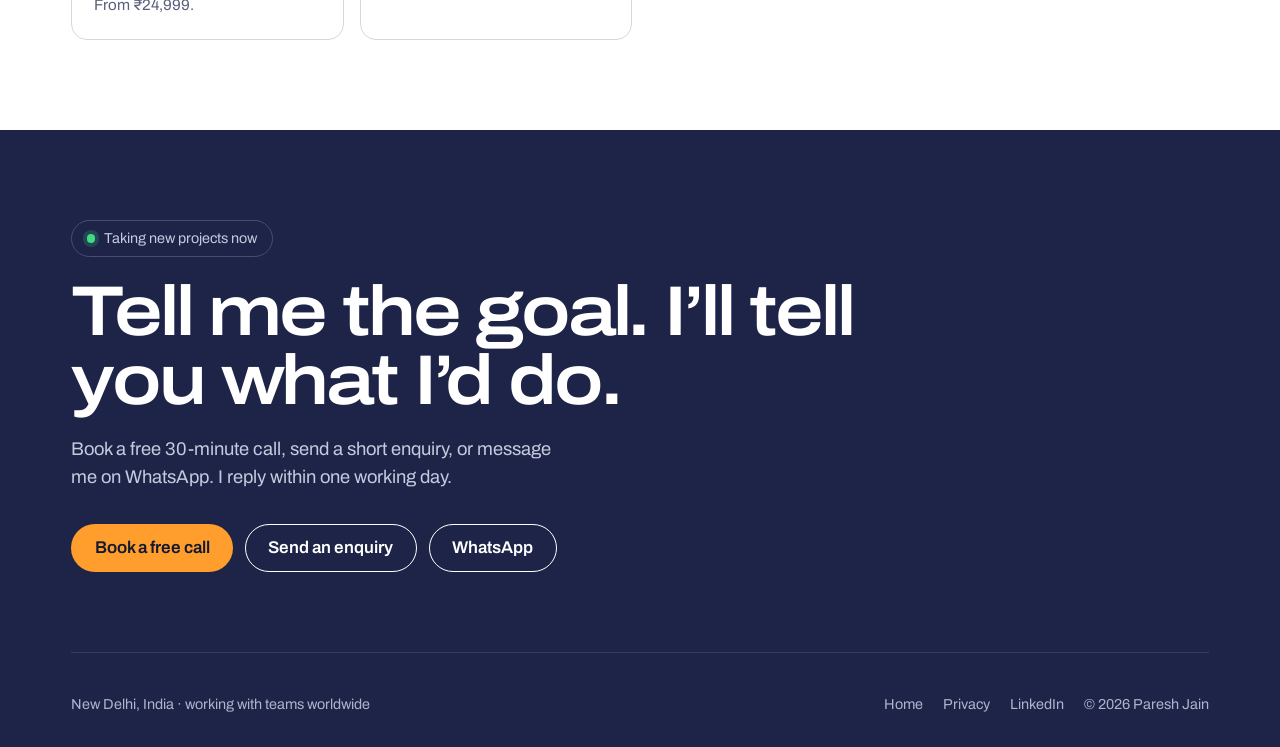
<file: services/campaign-launch-plan.html>
<!DOCTYPE html>
<html lang="en-IN">
<head>
<meta charset="utf-8">
<meta name="viewport" content="width=device-width, initial-scale=1">
<title>Campaign &amp; Launch Plan for Brands | Paresh Jain, New Delhi</title>
<meta name="description" content="A complete campaign and launch plan in 2–4 weeks: proposition, big idea, channel and creator plan, budget split, KPIs and briefs your team can run with. Fixed fee from ₹75,000.">
<link rel="canonical" href="https://www.pareshjain.com/services/campaign-launch-plan.html">
<link rel="icon" href="/assets/favicon.svg" type="image/svg+xml">
<meta name="theme-color" content="#1E2448">
<meta property="og:type" content="website">
<meta property="og:site_name" content="Paresh Jain">
<meta property="og:url" content="https://www.pareshjain.com/services/campaign-launch-plan.html">
<meta property="og:title" content="Campaign &amp; Launch Plan for Brands | Paresh Jain, New Delhi">
<meta property="og:description" content="A complete campaign and launch plan in 2–4 weeks: proposition, big idea, channel and creator plan, budget split, KPIs and briefs your team can run with. Fixed fee from ₹75,000.">
<meta property="og:image" content="https://www.pareshjain.com/assets/og-image.png">
<meta property="og:image:width" content="1200">
<meta property="og:image:height" content="630">
<meta property="og:locale" content="en_IN">
<meta name="twitter:card" content="summary_large_image">
<meta name="twitter:title" content="Campaign &amp; Launch Plan for Brands | Paresh Jain, New Delhi">
<meta name="twitter:description" content="A complete campaign and launch plan in 2–4 weeks: proposition, big idea, channel and creator plan, budget split, KPIs and briefs your team can run with. Fixed fee from ₹75,000.">
<meta name="twitter:image" content="https://www.pareshjain.com/assets/og-image.png">
<link rel="preconnect" href="https://fonts.googleapis.com">
<link rel="preconnect" href="https://fonts.gstatic.com" crossorigin>
<link href="https://fonts.googleapis.com/css2?family=Archivo:wdth,wght@62..125,300..800&display=swap" rel="stylesheet">
<link rel="stylesheet" href="/assets/site.css">
<script src="/assets/tracking.js"></script>
<script defer src="/assets/consent.js"></script>
<script type="application/ld+json">{"@context": "https://schema.org", "@graph": [{"@type": "Service", "name": "Campaign & launch plan", "description": "A complete campaign and launch plan in 2–4 weeks: proposition, big idea, channel and creator plan, budget split, KPIs and briefs your team can run with. Fixed fee from ₹75,000.", "url": "https://www.pareshjain.com/services/campaign-launch-plan.html", "provider": {"@type": "Person", "@id": "https://www.pareshjain.com/#paresh", "name": "Paresh Jain", "url": "https://www.pareshjain.com/"}, "areaServed": "Worldwide", "offers": [{"@type": "Offer", "name": "Campaign & launch plan", "price": "75000", "priceCurrency": "INR"}]}, {"@type": "BreadcrumbList", "itemListElement": [{"@type": "ListItem", "position": 1, "name": "Home", "item": "https://www.pareshjain.com/"}, {"@type": "ListItem", "position": 2, "name": "Services", "item": "https://www.pareshjain.com/#services"}, {"@type": "ListItem", "position": 3, "name": "Campaign & launch plan", "item": "https://www.pareshjain.com/services/campaign-launch-plan.html"}]}, {"@type": "FAQPage", "mainEntity": [{"@type": "Question", "name": "Can you also run the campaign?", "acceptedAnswer": {"@type": "Answer", "text": "Yes. I can lead it to go-live as a fractional marketing lead, managing your agencies, creators and freelancers. Media and production costs are billed at actuals."}}, {"@type": "Question", "name": "What if I don’t have an agency yet?", "acceptedAnswer": {"@type": "Answer", "text": "The plan includes briefs any good agency or freelancer can pick up, and I can recommend partners."}}, {"@type": "Question", "name": "How soon can you start?", "acceptedAnswer": {"@type": "Answer", "text": "Usually within a week. Tell me your launch date and I’ll say straight away if it’s realistic."}}, {"@type": "Question", "name": "What do you need from us?", "acceptedAnswer": {"@type": "Answer", "text": "A kick-off call, access to past results and brand material, and one person who can make decisions."}}]}]}</script>
</head>
<body>
<a class="skip" href="#main">Skip to content</a>
<header class="top">
  <div class="wrap">
    <a class="brand" href="/">Paresh Jain</a>
    <nav class="nav" aria-label="Main">
      <a href="/#work">Work</a>
      <a class="mob-keep" href="/?for=brands#services"><span class="lg">Services &amp; prices</span><span class="sm">Services</span></a>
      <a href="/services/small-business-marketing.html">Small business</a>
      <a class="btn btn-sun" href="https://calendar.google.com/calendar/u/0/appointments/schedules/AcZssZ1380Zcu-WXHLTQi5dZqrbtbLfTN_Pl_yzwDjDL7QWRDAgHdRhg_jQIUqrLBvdR7pw_g4_Txei-" target="_blank" rel="noopener" data-track="svcpage_nav_call">Book a free call</a>
    </nav>
  </div>
</header>

<main id="main">
<section class="s-hero">
  <div class="wrap">
    <p class="crumb"><a href="/">Home</a> / <a href="/?for=brands#services">Services</a> / Campaign &amp; launch plan</p>
    <p class="tier">Project · 2–4 weeks</p>
    <h1>Campaign &amp; launch plan</h1>
    <p class="lede">One plan every team can work from, from the idea to the channel plan, so your launch ships on date and you know what success looks like.</p>
    <ul class="hero-meta"><li><b>From ₹75,000</b><span>fixed fee</span></li><li><b>2–4 weeks</b><span>start to handover</span></li><li><b>Written scope</b><span>within 2 working days</span></li></ul>
    <div class="ctas">
      <a class="btn btn-sun" href="https://calendar.google.com/calendar/u/0/appointments/schedules/AcZssZ1380Zcu-WXHLTQi5dZqrbtbLfTN_Pl_yzwDjDL7QWRDAgHdRhg_jQIUqrLBvdR7pw_g4_Txei-" target="_blank" rel="noopener" data-track="svcpage_hero_call">Book a free 30-min call</a>
      <a class="btn btn-line" href="/?need=plan#contact" data-track="svcpage_hero_enquire">Send an enquiry</a>
    </div>
    <p class="hero-note">You leave the call with three fixes, whether or not you hire me.</p>
  </div>
</section>

<section class="sec white" id="fit">
  <div class="wrap">
    <h2>Is this right for you?</h2>
    <div class="two">
      <div class="box"><h3>A good fit if</h3><ul class="ticks"><li>You have a launch, a festive push or a new product coming up</li><li>Your agency, creators and in-house team are each working from different ideas</li><li>You need a budget split and KPIs you can defend to leadership</li><li>You want a senior plan without hiring a full-time head of marketing</li></ul></div>
      <div class="box no"><h3>Probably not if</h3><ul><li>You only need posts made this week (an agency or freelancer is cheaper)</li><li>You want media buying handled with no plan behind it</li><li>Your budget for my fee is under ₹75,000: see the small business packages instead</li></ul></div>
    </div>
  </div>
</section>

<section class="sec" id="what-you-get">
  <div class="wrap">
    <h2>What you get</h2>
    <div class="grid-3"><div class="del"><h3>Proposition &amp; messaging</h3><p>Who it’s for, why they should care, and the few lines everyone repeats.</p></div><div class="del"><h3>The big idea</h3><p>One campaign idea that works across channels, with routes if you want options.</p></div><div class="del"><h3>Channel, creator &amp; influencer plan</h3><p>What runs where, when, and who makes it.</p></div><div class="del"><h3>Budget split &amp; KPIs</h3><p>Where the money goes, what each channel must deliver, and how you’ll measure it.</p></div><div class="del"><h3>Ready-to-run briefs</h3><p>Briefs your agency, creators or in-house team can start on the next day.</p></div><div class="del"><h3>Handover session</h3><p>A walkthrough with your team so the plan doesn’t sit in a folder.</p></div></div>
  </div>
</section>


<section class="sec white" id="how">
  <div class="wrap">
    <h2>How it works</h2>
    <ol class="steps"><li><span class="when">Week 1</span><h3>Discovery</h3><p>Your goal, date, audience, past results and competitors. What’s in the way.</p></li><li><span class="when">Week 2</span><h3>Strategy &amp; idea</h3><p>Proposition, messaging and the big idea, reviewed with you.</p></li><li><span class="when">Weeks 3–4</span><h3>Plan &amp; briefs</h3><p>Channel and creator plan, budget split, KPIs and briefs.</p></li><li><span class="when">Handover</span><h3>Walkthrough</h3><p>We go through it with your team and agree who does what next.</p></li></ol>
  </div>
</section>

<section class="sec" id="proof">
  <div class="wrap">
    <h2>Work I’ve led</h2>
    <p class="sub">Campaigns from 11+ years inside WPP/VML, FCB Kinnect, Schbang and Cheil.</p>
    <div class="proof"><article><b>+14%</b><h3>Amazon Prime Day 2023</h3><p>More Prime members shopped than the year before, in what Amazon called its biggest Prime Day ever in India.</p><small>FCB Kinnect · integrated plan</small></article><article><b>Award</b><h3>Bata “Every Walk is a Ramp Walk”</h3><p>Named Most Admired Marketing Campaign of the Year at the Images Fashion Awards.</p><small>FCB Kinnect · Account Director</small></article><article><b>1,500</b><h3>Honda #HondaExcitesTheWorld</h3><p>Winners in a nationwide contest for India’s first MotoGP: 500 tickets and up to 1,000 merchandise prizes.</p><small>FCB Kinnect · Account Director</small></article></div>
    <p class="more"><a href="/#work">See all launches and results →</a> · <a href="/?for=brands#services">Compare all packages →</a></p>
  </div>
</section>

<section class="sec white" id="price">
  <div class="wrap">
    <div class="pricebox">
      <div><p class="tier muted">Price</p><p class="price-big">From ₹75,000</p><p>Fixed fee for the plan, agreed in writing before any work starts. Prices exclude GST and any media or production spend. Teams outside India are quoted in USD.</p></div>
      <a class="btn btn-sun" href="https://calendar.google.com/calendar/u/0/appointments/schedules/AcZssZ1380Zcu-WXHLTQi5dZqrbtbLfTN_Pl_yzwDjDL7QWRDAgHdRhg_jQIUqrLBvdR7pw_g4_Txei-" target="_blank" rel="noopener" data-track="svcpage_price_call">Book a free call</a>
    </div>
  </div>
</section>

<section class="sec" id="faq">
  <div class="wrap">
    <h2>Questions</h2>
    <div class="faq"><details><summary>Can you also run the campaign?</summary><p>Yes. I can lead it to go-live as a fractional marketing lead, managing your agencies, creators and freelancers. Media and production costs are billed at actuals.</p></details><details><summary>What if I don’t have an agency yet?</summary><p>The plan includes briefs any good agency or freelancer can pick up, and I can recommend partners.</p></details><details><summary>How soon can you start?</summary><p>Usually within a week. Tell me your launch date and I’ll say straight away if it’s realistic.</p></details><details><summary>What do you need from us?</summary><p>A kick-off call, access to past results and brand material, and one person who can make decisions.</p></details></div>
  </div>
</section>

<section class="sec white" id="other-services">
  <div class="wrap">
    <h2>Other ways to work with me</h2>
    <div class="others"><a href="/services/fractional-marketing-lead.html"><b>Fractional marketing lead</b><span>A senior marketing lead about 2 days a week. From ₹1,50,000 a month.</span></a><a href="/services/agency-pitch-account-cover.html"><b>Agency pitch &amp; account cover</b><span>Senior help for a pitch or a difficult live account. From ₹15,000 a day.</span></a><a href="/services/d2c-brand-growth.html"><b>D2C &amp; brand projects</b><span>Agency &amp; ads audit, creator campaigns, quick-commerce plans. From ₹49,999.</span></a><a href="/services/website-development.html"><b>Websites: Shopify, WordPress &amp; AI</b><span>Fast, simple websites and stores that are built to get enquiries. From ₹24,999.</span></a><a href="/services/creative-services.html"><b>Creative: brand, social &amp; ads</b><span>Brand kits, monthly social creatives and ad creative packs. From ₹24,999.</span></a><a href="/services/small-business-marketing.html"><b>Small business packages</b><span>Affordable packages for SMEs and MSMEs. From ₹4,999.</span></a></div>
  </div>
</section>

<section class="close">
  <div class="wrap">
    <p class="avail">Taking new projects now</p>
    <h2>Tell me the goal. I’ll tell you what I’d do.</h2>
    <p class="lede">Book a free 30-minute call, send a short enquiry, or message me on WhatsApp. I reply within one working day.</p>
    <div class="ctas">
      <a class="btn btn-sun" href="https://calendar.google.com/calendar/u/0/appointments/schedules/AcZssZ1380Zcu-WXHLTQi5dZqrbtbLfTN_Pl_yzwDjDL7QWRDAgHdRhg_jQIUqrLBvdR7pw_g4_Txei-" target="_blank" rel="noopener" data-track="svcpage_close_call">Book a free call</a>
      <a class="btn btn-line" href="/?need=plan#contact" data-track="svcpage_close_enquire">Send an enquiry</a>
      <a class="btn btn-line" href="https://wa.me/919999896986?text=Hi%20Paresh%2C%20I%20saw%20your%20site%20and%20want%20to%20talk%20about%20our%20marketing." target="_blank" rel="noopener" data-track="svcpage_close_whatsapp">WhatsApp</a>
    </div>
    <footer class="foot">
      <span>New Delhi, India · working with teams worldwide</span>
      <nav aria-label="Footer"><a href="/">Home</a><a href="/privacy.html">Privacy</a><a href="https://www.linkedin.com/in/paresh-jain-662b7589/" target="_blank" rel="noopener">LinkedIn</a><span>© 2026 Paresh Jain</span></nav>
    </footer>
  </div>
</section>
</main>

<div class="mbar">
  <a class="btn btn-sun" href="https://calendar.google.com/calendar/u/0/appointments/schedules/AcZssZ1380Zcu-WXHLTQi5dZqrbtbLfTN_Pl_yzwDjDL7QWRDAgHdRhg_jQIUqrLBvdR7pw_g4_Txei-" target="_blank" rel="noopener" data-track="svcpage_mbar_call">Book a free call</a>
  <a class="btn btn-line" href="https://wa.me/919999896986?text=Hi%20Paresh%2C%20I%20saw%20your%20site%20and%20want%20to%20talk%20about%20our%20marketing." target="_blank" rel="noopener" data-track="svcpage_mbar_whatsapp">WhatsApp</a>
</div>
<script>
(function(){
  function track(name, params){
    try{ if(window.gtag) gtag('event', name, params||{}); }catch(e){}
    try{ if(window.fbq && PJ.META_PIXEL){ if(name==='whatsapp_click'||name==='call_click') fbq('track','Contact',params||{}); else fbq('trackCustom', name, params||{}); } }catch(e){}
  }
  document.addEventListener('click', function(e){
    var a=e.target.closest('[data-track]'); if(!a) return;
    var t=a.dataset.track, name='cta_click';
    if(t.indexOf('whatsapp')>-1) name='whatsapp_click';
    else if(t.indexOf('call')>-1) name='call_click';
    track(name, {cta:t, page:location.pathname});
  });
})();
</script>
</body>
</html>
</file>
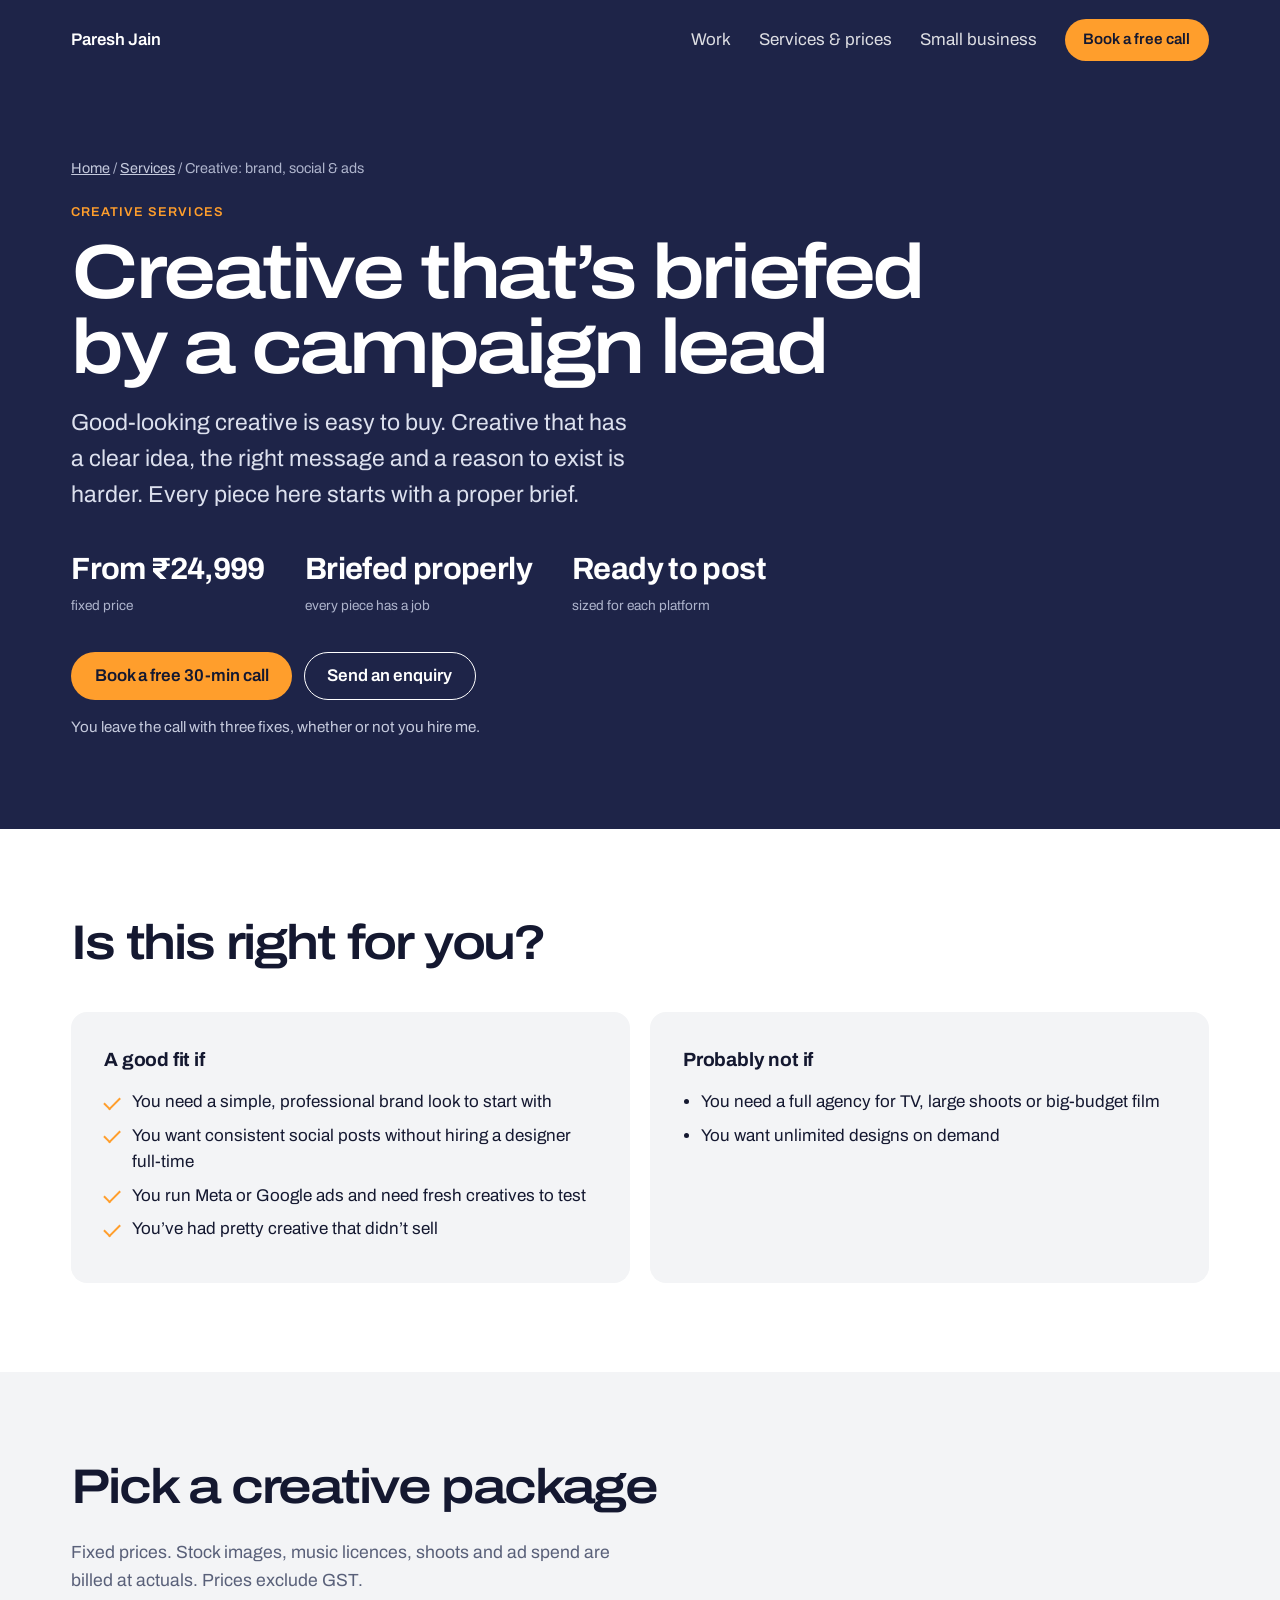
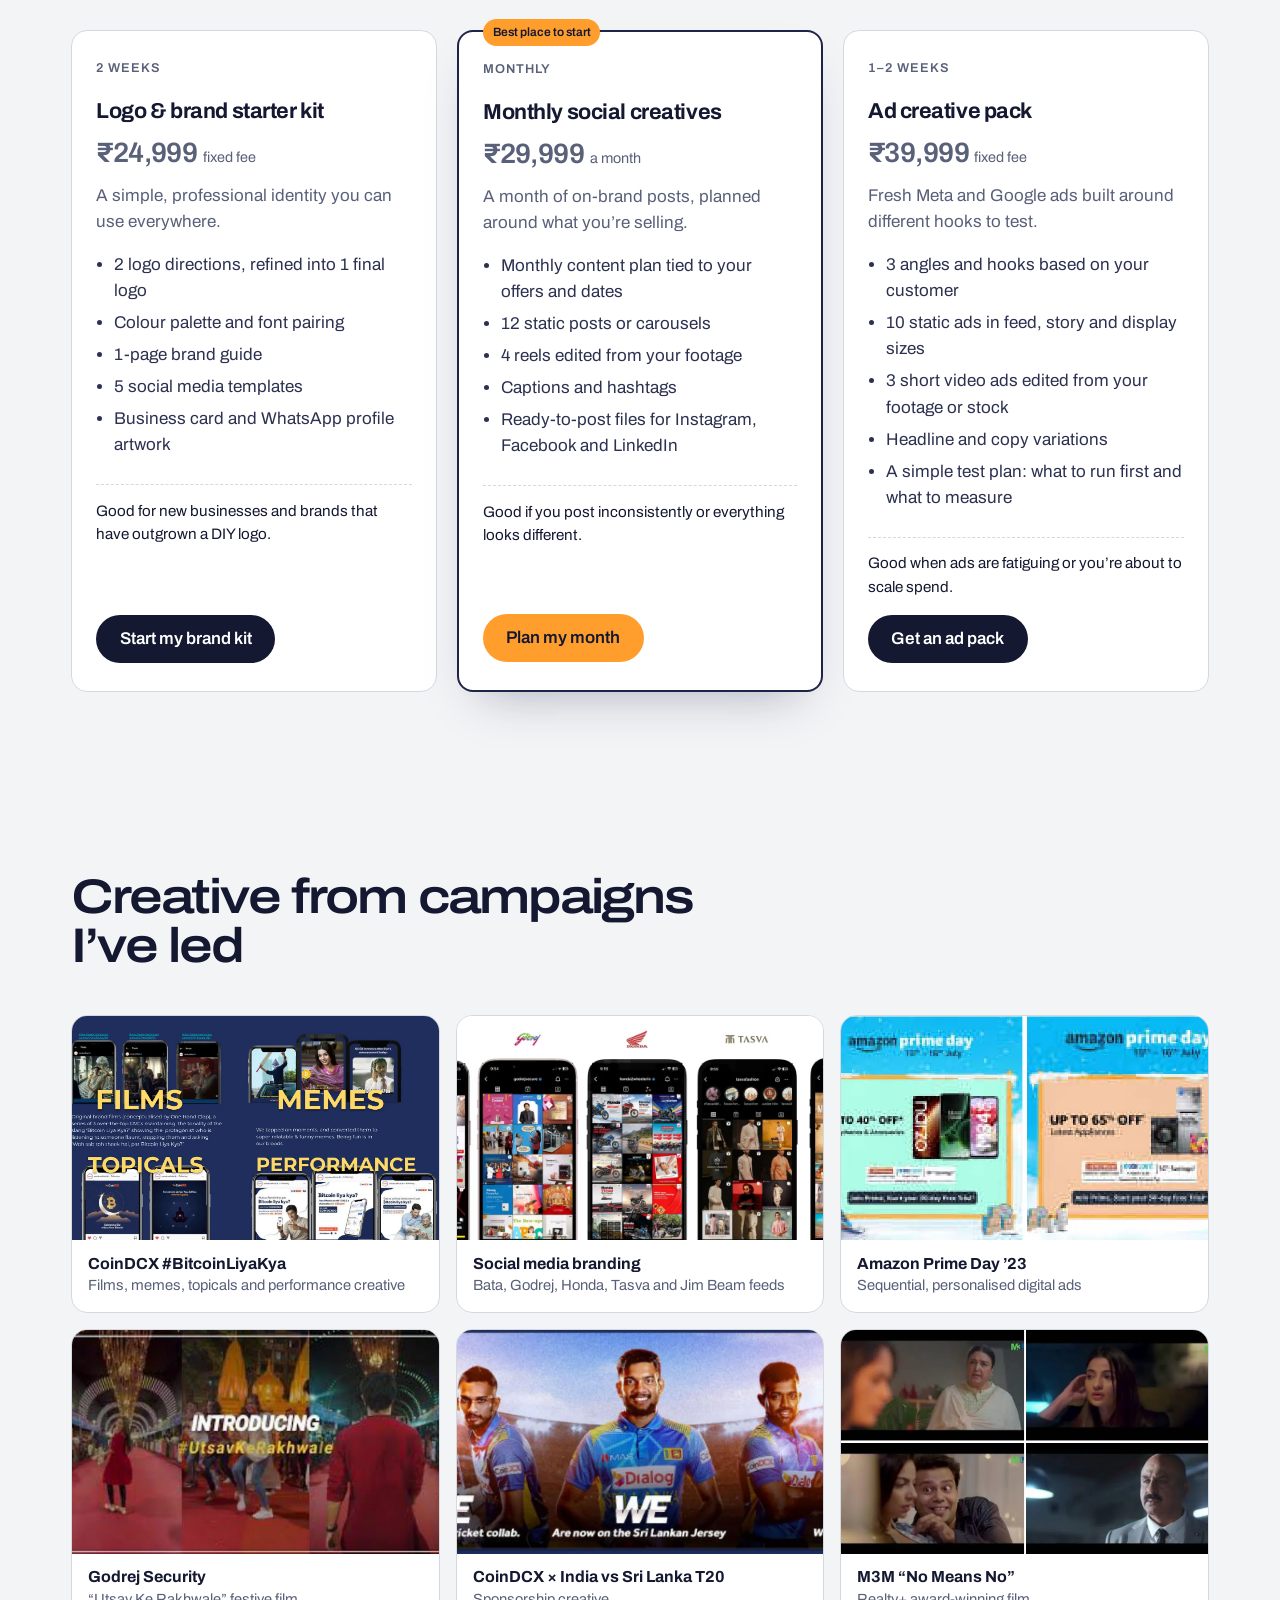
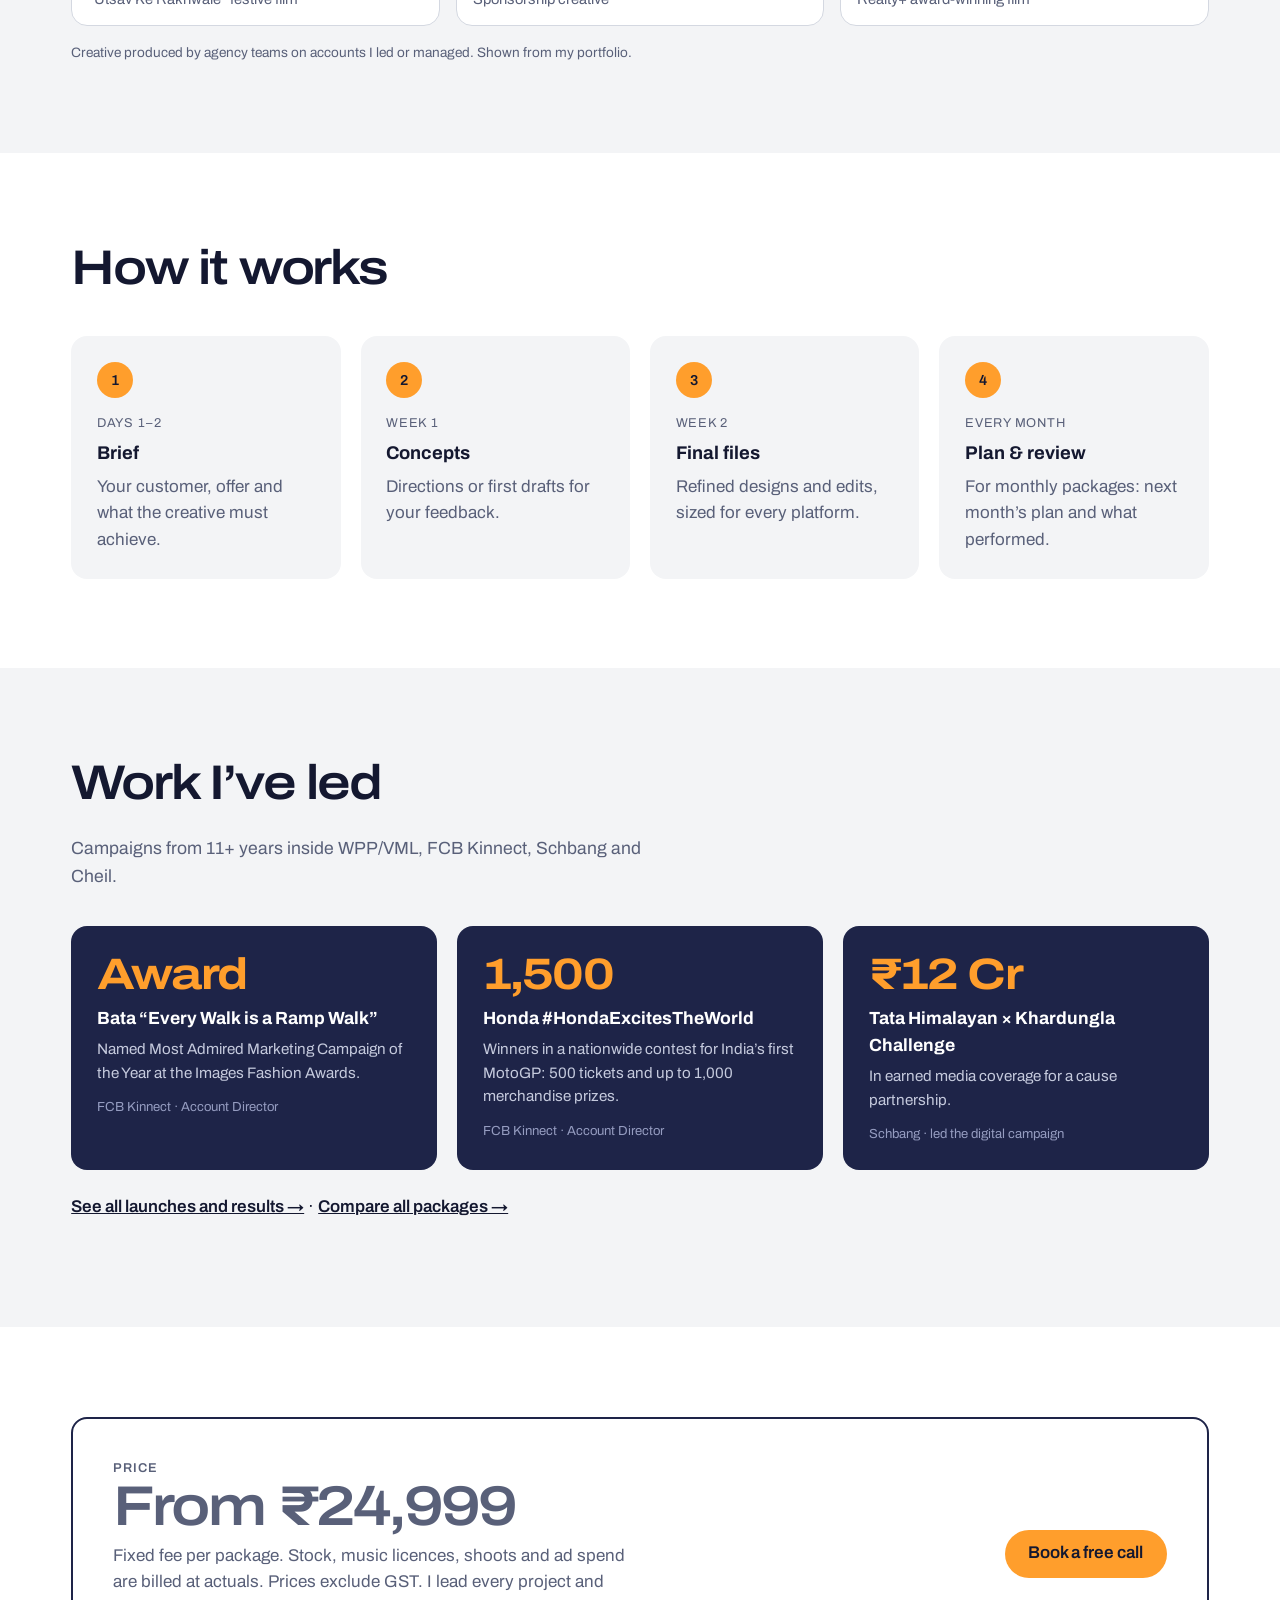
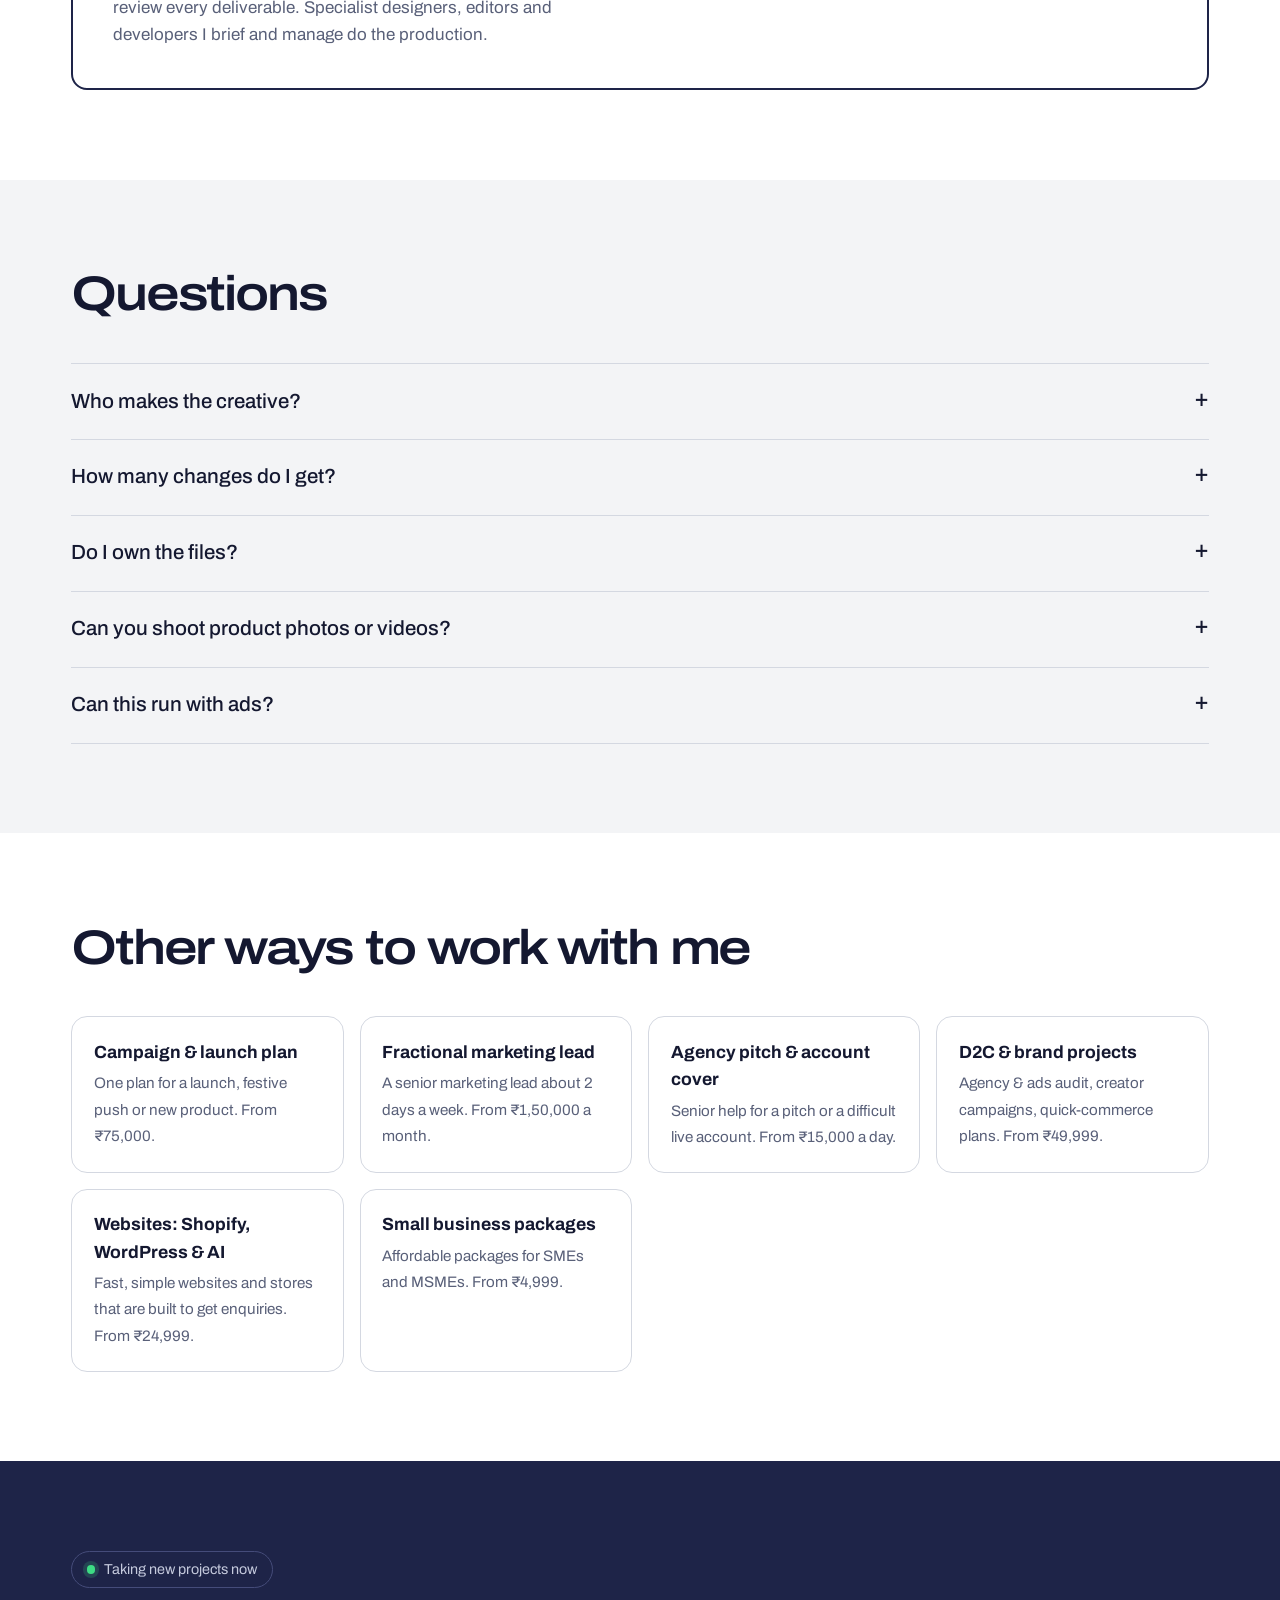
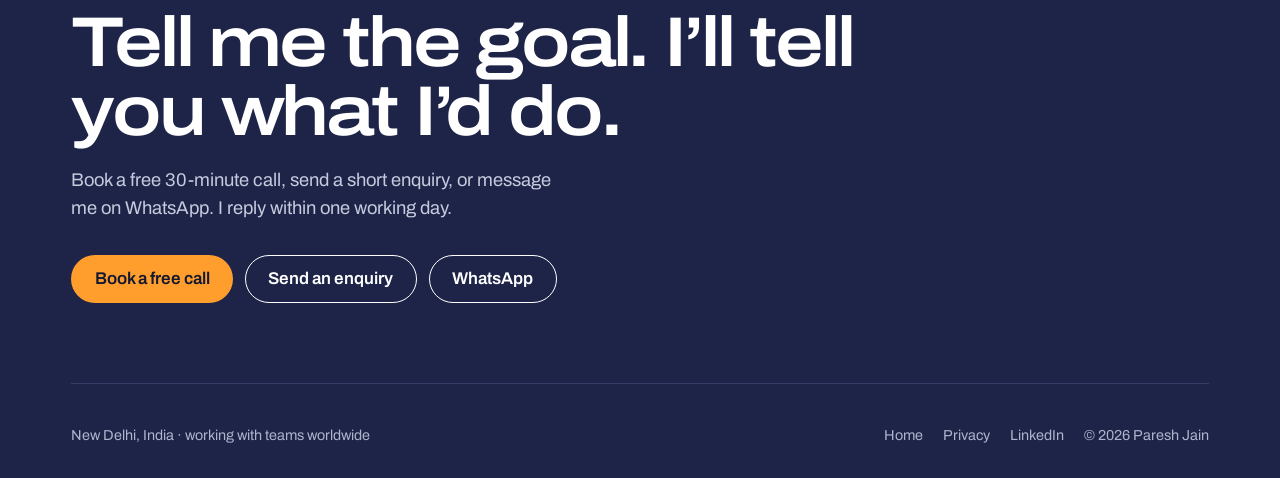
<file: services/creative-services.html>
<!DOCTYPE html>
<html lang="en-IN">
<head>
<meta charset="utf-8">
<meta name="viewport" content="width=device-width, initial-scale=1">
<title>Brand Kit, Social Media Creatives &amp; Ad Creatives | Paresh Jain</title>
<meta name="description" content="Fixed-price creative for small businesses and D2C brands: logo and brand starter kit ₹24,999, monthly social creatives ₹29,999/month and Meta and Google ad creative packs ₹39,999.">
<link rel="canonical" href="https://www.pareshjain.com/services/creative-services.html">
<link rel="icon" href="/assets/favicon.svg" type="image/svg+xml">
<meta name="theme-color" content="#1E2448">
<meta property="og:type" content="website">
<meta property="og:site_name" content="Paresh Jain">
<meta property="og:url" content="https://www.pareshjain.com/services/creative-services.html">
<meta property="og:title" content="Brand Kit, Social Media Creatives &amp; Ad Creatives | Paresh Jain">
<meta property="og:description" content="Fixed-price creative for small businesses and D2C brands: logo and brand starter kit ₹24,999, monthly social creatives ₹29,999/month and Meta and Google ad creative packs ₹39,999.">
<meta property="og:image" content="https://www.pareshjain.com/assets/og-image.png">
<meta property="og:image:width" content="1200">
<meta property="og:image:height" content="630">
<meta property="og:locale" content="en_IN">
<meta name="twitter:card" content="summary_large_image">
<meta name="twitter:title" content="Brand Kit, Social Media Creatives &amp; Ad Creatives | Paresh Jain">
<meta name="twitter:description" content="Fixed-price creative for small businesses and D2C brands: logo and brand starter kit ₹24,999, monthly social creatives ₹29,999/month and Meta and Google ad creative packs ₹39,999.">
<meta name="twitter:image" content="https://www.pareshjain.com/assets/og-image.png">
<link rel="preconnect" href="https://fonts.googleapis.com">
<link rel="preconnect" href="https://fonts.gstatic.com" crossorigin>
<link href="https://fonts.googleapis.com/css2?family=Archivo:wdth,wght@62..125,300..800&display=swap" rel="stylesheet">
<link rel="stylesheet" href="/assets/site.css">
<script src="/assets/tracking.js"></script>
<script defer src="/assets/consent.js"></script>
<script type="application/ld+json">{"@context": "https://schema.org", "@graph": [{"@type": "Service", "name": "Creative that’s briefed by a campaign lead", "description": "Fixed-price creative for small businesses and D2C brands: logo and brand starter kit ₹24,999, monthly social creatives ₹29,999/month and Meta and Google ad creative packs ₹39,999.", "url": "https://www.pareshjain.com/services/creative-services.html", "provider": {"@type": "Person", "@id": "https://www.pareshjain.com/#paresh", "name": "Paresh Jain", "url": "https://www.pareshjain.com/"}, "areaServed": "Worldwide", "offers": [{"@type": "Offer", "name": "Logo & brand starter kit", "price": "24999", "priceCurrency": "INR"}, {"@type": "Offer", "name": "Monthly social creatives", "price": "29999", "priceCurrency": "INR"}, {"@type": "Offer", "name": "Ad creative pack", "price": "39999", "priceCurrency": "INR"}]}, {"@type": "BreadcrumbList", "itemListElement": [{"@type": "ListItem", "position": 1, "name": "Home", "item": "https://www.pareshjain.com/"}, {"@type": "ListItem", "position": 2, "name": "Services", "item": "https://www.pareshjain.com/#services"}, {"@type": "ListItem", "position": 3, "name": "Creative: brand, social & ads", "item": "https://www.pareshjain.com/services/creative-services.html"}]}, {"@type": "FAQPage", "mainEntity": [{"@type": "Question", "name": "Who makes the creative?", "acceptedAnswer": {"@type": "Answer", "text": "I lead every project and review every deliverable. Specialist designers, editors and developers I brief and manage do the production."}}, {"@type": "Question", "name": "How many changes do I get?", "acceptedAnswer": {"@type": "Answer", "text": "Two rounds of changes on each deliverable are included."}}, {"@type": "Question", "name": "Do I own the files?", "acceptedAnswer": {"@type": "Answer", "text": "Yes. You get the final files and the right to use them for your business."}}, {"@type": "Question", "name": "Can you shoot product photos or videos?", "acceptedAnswer": {"@type": "Answer", "text": "I can plan the shoot and brief a photographer; shoot costs are quoted separately at actuals."}}, {"@type": "Question", "name": "Can this run with ads?", "acceptedAnswer": {"@type": "Answer", "text": "Yes. The ad creative pack pairs well with the agency & ads audit or your existing agency."}}]}]}</script>
</head>
<body>
<a class="skip" href="#main">Skip to content</a>
<header class="top">
  <div class="wrap">
    <a class="brand" href="/">Paresh Jain</a>
    <nav class="nav" aria-label="Main">
      <a href="/#work">Work</a>
      <a class="mob-keep" href="/?for=build#services"><span class="lg">Services &amp; prices</span><span class="sm">Services</span></a>
      <a href="/services/small-business-marketing.html">Small business</a>
      <a class="btn btn-sun" href="https://calendar.google.com/calendar/u/0/appointments/schedules/AcZssZ1380Zcu-WXHLTQi5dZqrbtbLfTN_Pl_yzwDjDL7QWRDAgHdRhg_jQIUqrLBvdR7pw_g4_Txei-" target="_blank" rel="noopener" data-track="svcpage_nav_call">Book a free call</a>
    </nav>
  </div>
</header>

<main id="main">
<section class="s-hero">
  <div class="wrap">
    <p class="crumb"><a href="/">Home</a> / <a href="/?for=build#services">Services</a> / Creative: brand, social &amp; ads</p>
    <p class="tier">Creative services</p>
    <h1>Creative that’s briefed by a campaign lead</h1>
    <p class="lede">Good-looking creative is easy to buy. Creative that has a clear idea, the right message and a reason to exist is harder. Every piece here starts with a proper brief.</p>
    <ul class="hero-meta"><li><b>From ₹24,999</b><span>fixed price</span></li><li><b>Briefed properly</b><span>every piece has a job</span></li><li><b>Ready to post</b><span>sized for each platform</span></li></ul>
    <div class="ctas">
      <a class="btn btn-sun" href="https://calendar.google.com/calendar/u/0/appointments/schedules/AcZssZ1380Zcu-WXHLTQi5dZqrbtbLfTN_Pl_yzwDjDL7QWRDAgHdRhg_jQIUqrLBvdR7pw_g4_Txei-" target="_blank" rel="noopener" data-track="svcpage_hero_call">Book a free 30-min call</a>
      <a class="btn btn-line" href="/?need=cr_social#contact" data-track="svcpage_hero_enquire">Send an enquiry</a>
    </div>
    <p class="hero-note">You leave the call with three fixes, whether or not you hire me.</p>
  </div>
</section>

<section class="sec white" id="fit">
  <div class="wrap">
    <h2>Is this right for you?</h2>
    <div class="two">
      <div class="box"><h3>A good fit if</h3><ul class="ticks"><li>You need a simple, professional brand look to start with</li><li>You want consistent social posts without hiring a designer full-time</li><li>You run Meta or Google ads and need fresh creatives to test</li><li>You’ve had pretty creative that didn’t sell</li></ul></div>
      <div class="box no"><h3>Probably not if</h3><ul><li>You need a full agency for TV, large shoots or big-budget film</li><li>You want unlimited designs on demand</li></ul></div>
    </div>
  </div>
</section>

<section class="sec" id="packages">
  <div class="wrap">
    <h2>Pick a creative package</h2>
    <p class="sub">Fixed prices. Stock images, music licences, shoots and ad spend are billed at actuals. Prices exclude GST.</p>
    <div class="grid-3"><article class="pkg" id="cr_brand"><p class="tier">2 weeks</p><h3>Logo &amp; brand starter kit</h3><p class="price">₹24,999 <small>fixed fee</small></p><p>A simple, professional identity you can use everywhere.</p><ul><li>2 logo directions, refined into 1 final logo</li><li>Colour palette and font pairing</li><li>1-page brand guide</li><li>5 social media templates</li><li>Business card and WhatsApp profile artwork</li></ul><p class="fit">Good for new businesses and brands that have outgrown a DIY logo.</p><a class="btn btn-ink" href="/?need=cr_brand#contact" data-track="pkg_cr_brand">Start my brand kit</a></article><article class="pkg pick" id="cr_social"><p class="tier">Monthly</p><h3>Monthly social creatives</h3><p class="price">₹29,999 <small>a month</small></p><p>A month of on-brand posts, planned around what you’re selling.</p><ul><li>Monthly content plan tied to your offers and dates</li><li>12 static posts or carousels</li><li>4 reels edited from your footage</li><li>Captions and hashtags</li><li>Ready-to-post files for Instagram, Facebook and LinkedIn</li></ul><p class="fit">Good if you post inconsistently or everything looks different.</p><a class="btn btn-sun" href="/?need=cr_social#contact" data-track="pkg_cr_social">Plan my month</a></article><article class="pkg" id="cr_ads"><p class="tier">1–2 weeks</p><h3>Ad creative pack</h3><p class="price">₹39,999 <small>fixed fee</small></p><p>Fresh Meta and Google ads built around different hooks to test.</p><ul><li>3 angles and hooks based on your customer</li><li>10 static ads in feed, story and display sizes</li><li>3 short video ads edited from your footage or stock</li><li>Headline and copy variations</li><li>A simple test plan: what to run first and what to measure</li></ul><p class="fit">Good when ads are fatiguing or you’re about to scale spend.</p><a class="btn btn-ink" href="/?need=cr_ads#contact" data-track="pkg_cr_ads">Get an ad pack</a></article></div>
  </div>
</section>


<section class="sec" id="work-samples">
  <div class="wrap">
    <h2>Creative from campaigns I’ve led</h2>
    <div class="gallery"><figure><img src="/assets/work/coindcx-campaign.webp" alt="CoinDCX #BitcoinLiyaKya: Films, memes, topicals and performance creative" loading="lazy" decoding="async"><figcaption><b>CoinDCX #BitcoinLiyaKya</b>Films, memes, topicals and performance creative</figcaption></figure><figure><img src="/assets/work/social-branding.webp" alt="Social media branding: Bata, Godrej, Honda, Tasva and Jim Beam feeds" loading="lazy" decoding="async"><figcaption><b>Social media branding</b>Bata, Godrej, Honda, Tasva and Jim Beam feeds</figcaption></figure><figure><img src="/assets/work/amazon-ads.webp" alt="Amazon Prime Day ’23: Sequential, personalised digital ads" loading="lazy" decoding="async"><figcaption><b>Amazon Prime Day ’23</b>Sequential, personalised digital ads</figcaption></figure><figure><img src="/assets/work/film-godrej.webp" alt="Godrej Security: “Utsav Ke Rakhwale” festive film" loading="lazy" decoding="async"><figcaption><b>Godrej Security</b>“Utsav Ke Rakhwale” festive film</figcaption></figure><figure><img src="/assets/work/coindcx-cricket.webp" alt="CoinDCX × India vs Sri Lanka T20: Sponsorship creative" loading="lazy" decoding="async"><figcaption><b>CoinDCX × India vs Sri Lanka T20</b>Sponsorship creative</figcaption></figure><figure><img src="/assets/work/film-m3m.webp" alt="M3M “No Means No”: Realty+ award-winning film" loading="lazy" decoding="async"><figcaption><b>M3M “No Means No”</b>Realty+ award-winning film</figcaption></figure></div>
    <p class="gallery-note">Creative produced by agency teams on accounts I led or managed. Shown from my portfolio.</p>
  </div>
</section>
<section class="sec white" id="how">
  <div class="wrap">
    <h2>How it works</h2>
    <ol class="steps"><li><span class="when">Days 1–2</span><h3>Brief</h3><p>Your customer, offer and what the creative must achieve.</p></li><li><span class="when">Week 1</span><h3>Concepts</h3><p>Directions or first drafts for your feedback.</p></li><li><span class="when">Week 2</span><h3>Final files</h3><p>Refined designs and edits, sized for every platform.</p></li><li><span class="when">Every month</span><h3>Plan &amp; review</h3><p>For monthly packages: next month’s plan and what performed.</p></li></ol>
  </div>
</section>

<section class="sec" id="proof">
  <div class="wrap">
    <h2>Work I’ve led</h2>
    <p class="sub">Campaigns from 11+ years inside WPP/VML, FCB Kinnect, Schbang and Cheil.</p>
    <div class="proof"><article><b>Award</b><h3>Bata “Every Walk is a Ramp Walk”</h3><p>Named Most Admired Marketing Campaign of the Year at the Images Fashion Awards.</p><small>FCB Kinnect · Account Director</small></article><article><b>1,500</b><h3>Honda #HondaExcitesTheWorld</h3><p>Winners in a nationwide contest for India’s first MotoGP: 500 tickets and up to 1,000 merchandise prizes.</p><small>FCB Kinnect · Account Director</small></article><article><b>₹12 Cr</b><h3>Tata Himalayan × Khardungla Challenge</h3><p>In earned media coverage for a cause partnership.</p><small>Schbang · led the digital campaign</small></article></div>
    <p class="more"><a href="/#work">See all launches and results →</a> · <a href="/?for=build#services">Compare all packages →</a></p>
  </div>
</section>

<section class="sec white" id="price">
  <div class="wrap">
    <div class="pricebox">
      <div><p class="tier muted">Price</p><p class="price-big">From ₹24,999</p><p>Fixed fee per package. Stock, music licences, shoots and ad spend are billed at actuals. Prices exclude GST. I lead every project and review every deliverable. Specialist designers, editors and developers I brief and manage do the production.</p></div>
      <a class="btn btn-sun" href="https://calendar.google.com/calendar/u/0/appointments/schedules/AcZssZ1380Zcu-WXHLTQi5dZqrbtbLfTN_Pl_yzwDjDL7QWRDAgHdRhg_jQIUqrLBvdR7pw_g4_Txei-" target="_blank" rel="noopener" data-track="svcpage_price_call">Book a free call</a>
    </div>
  </div>
</section>

<section class="sec" id="faq">
  <div class="wrap">
    <h2>Questions</h2>
    <div class="faq"><details><summary>Who makes the creative?</summary><p>I lead every project and review every deliverable. Specialist designers, editors and developers I brief and manage do the production.</p></details><details><summary>How many changes do I get?</summary><p>Two rounds of changes on each deliverable are included.</p></details><details><summary>Do I own the files?</summary><p>Yes. You get the final files and the right to use them for your business.</p></details><details><summary>Can you shoot product photos or videos?</summary><p>I can plan the shoot and brief a photographer; shoot costs are quoted separately at actuals.</p></details><details><summary>Can this run with ads?</summary><p>Yes. The ad creative pack pairs well with the agency &amp; ads audit or your existing agency.</p></details></div>
  </div>
</section>

<section class="sec white" id="other-services">
  <div class="wrap">
    <h2>Other ways to work with me</h2>
    <div class="others"><a href="/services/campaign-launch-plan.html"><b>Campaign &amp; launch plan</b><span>One plan for a launch, festive push or new product. From ₹75,000.</span></a><a href="/services/fractional-marketing-lead.html"><b>Fractional marketing lead</b><span>A senior marketing lead about 2 days a week. From ₹1,50,000 a month.</span></a><a href="/services/agency-pitch-account-cover.html"><b>Agency pitch &amp; account cover</b><span>Senior help for a pitch or a difficult live account. From ₹15,000 a day.</span></a><a href="/services/d2c-brand-growth.html"><b>D2C &amp; brand projects</b><span>Agency &amp; ads audit, creator campaigns, quick-commerce plans. From ₹49,999.</span></a><a href="/services/website-development.html"><b>Websites: Shopify, WordPress &amp; AI</b><span>Fast, simple websites and stores that are built to get enquiries. From ₹24,999.</span></a><a href="/services/small-business-marketing.html"><b>Small business packages</b><span>Affordable packages for SMEs and MSMEs. From ₹4,999.</span></a></div>
  </div>
</section>

<section class="close">
  <div class="wrap">
    <p class="avail">Taking new projects now</p>
    <h2>Tell me the goal. I’ll tell you what I’d do.</h2>
    <p class="lede">Book a free 30-minute call, send a short enquiry, or message me on WhatsApp. I reply within one working day.</p>
    <div class="ctas">
      <a class="btn btn-sun" href="https://calendar.google.com/calendar/u/0/appointments/schedules/AcZssZ1380Zcu-WXHLTQi5dZqrbtbLfTN_Pl_yzwDjDL7QWRDAgHdRhg_jQIUqrLBvdR7pw_g4_Txei-" target="_blank" rel="noopener" data-track="svcpage_close_call">Book a free call</a>
      <a class="btn btn-line" href="/?need=cr_social#contact" data-track="svcpage_close_enquire">Send an enquiry</a>
      <a class="btn btn-line" href="https://wa.me/919999896986?text=Hi%20Paresh%2C%20I%20saw%20your%20site%20and%20want%20to%20talk%20about%20our%20marketing." target="_blank" rel="noopener" data-track="svcpage_close_whatsapp">WhatsApp</a>
    </div>
    <footer class="foot">
      <span>New Delhi, India · working with teams worldwide</span>
      <nav aria-label="Footer"><a href="/">Home</a><a href="/privacy.html">Privacy</a><a href="https://www.linkedin.com/in/paresh-jain-662b7589/" target="_blank" rel="noopener">LinkedIn</a><span>© 2026 Paresh Jain</span></nav>
    </footer>
  </div>
</section>
</main>

<div class="mbar">
  <a class="btn btn-sun" href="https://calendar.google.com/calendar/u/0/appointments/schedules/AcZssZ1380Zcu-WXHLTQi5dZqrbtbLfTN_Pl_yzwDjDL7QWRDAgHdRhg_jQIUqrLBvdR7pw_g4_Txei-" target="_blank" rel="noopener" data-track="svcpage_mbar_call">Book a free call</a>
  <a class="btn btn-line" href="https://wa.me/919999896986?text=Hi%20Paresh%2C%20I%20saw%20your%20site%20and%20want%20to%20talk%20about%20our%20marketing." target="_blank" rel="noopener" data-track="svcpage_mbar_whatsapp">WhatsApp</a>
</div>
<script>
(function(){
  function track(name, params){
    try{ if(window.gtag) gtag('event', name, params||{}); }catch(e){}
    try{ if(window.fbq && PJ.META_PIXEL){ if(name==='whatsapp_click'||name==='call_click') fbq('track','Contact',params||{}); else fbq('trackCustom', name, params||{}); } }catch(e){}
  }
  document.addEventListener('click', function(e){
    var a=e.target.closest('[data-track]'); if(!a) return;
    var t=a.dataset.track, name='cta_click';
    if(t.indexOf('whatsapp')>-1) name='whatsapp_click';
    else if(t.indexOf('call')>-1) name='call_click';
    track(name, {cta:t, page:location.pathname});
  });
})();
</script>
</body>
</html>
</file>
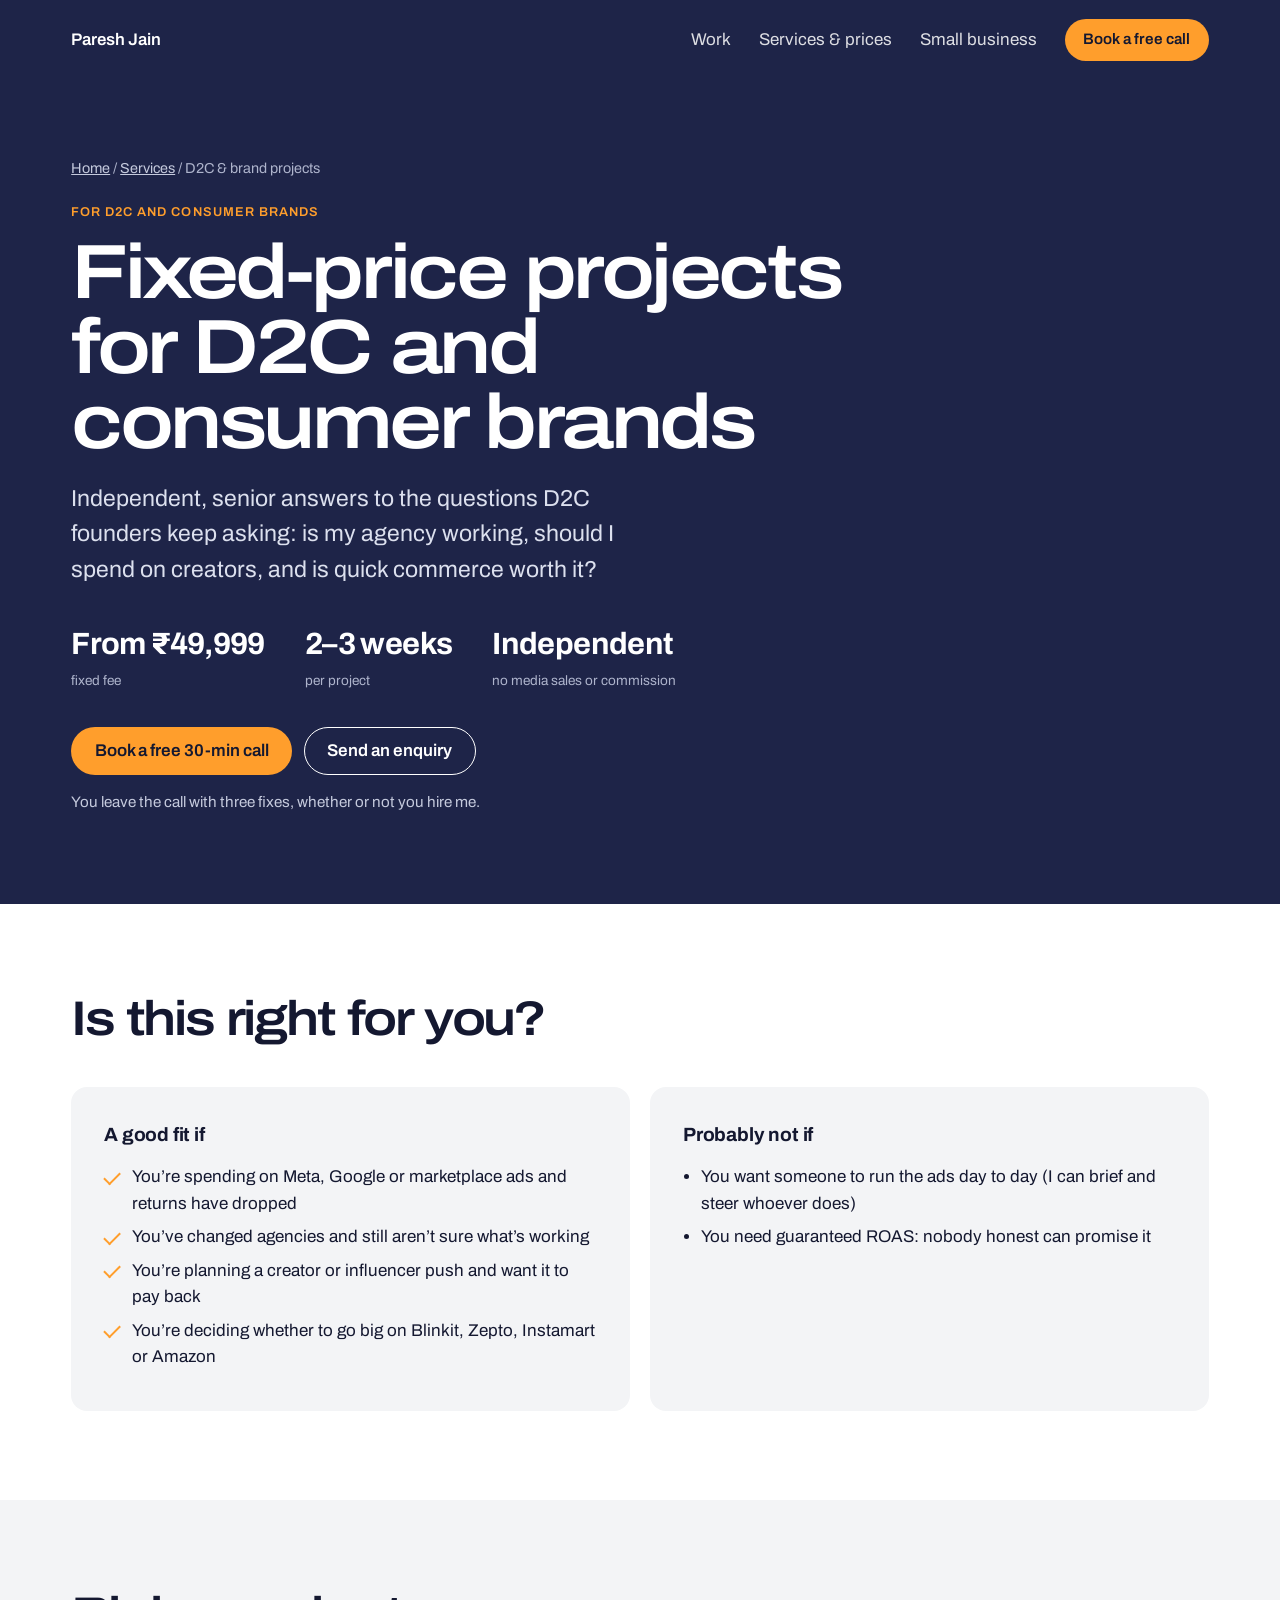
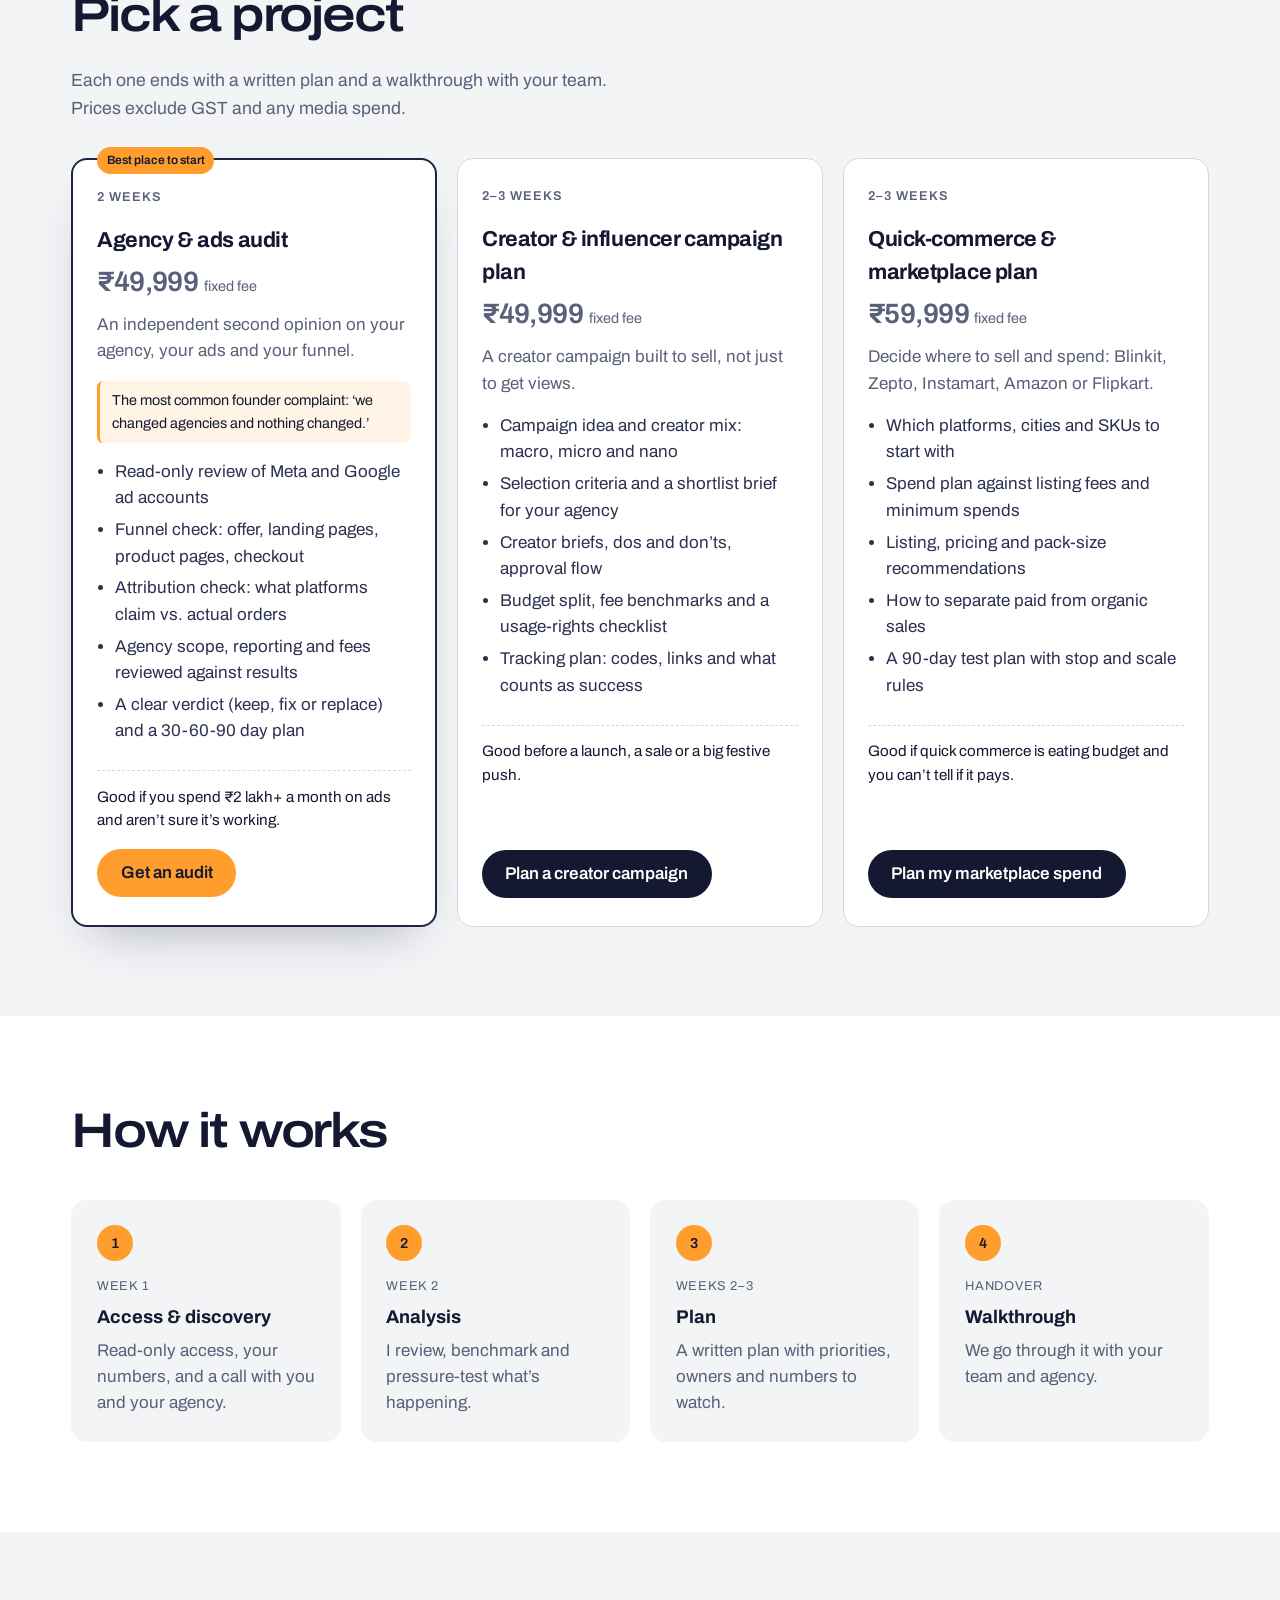
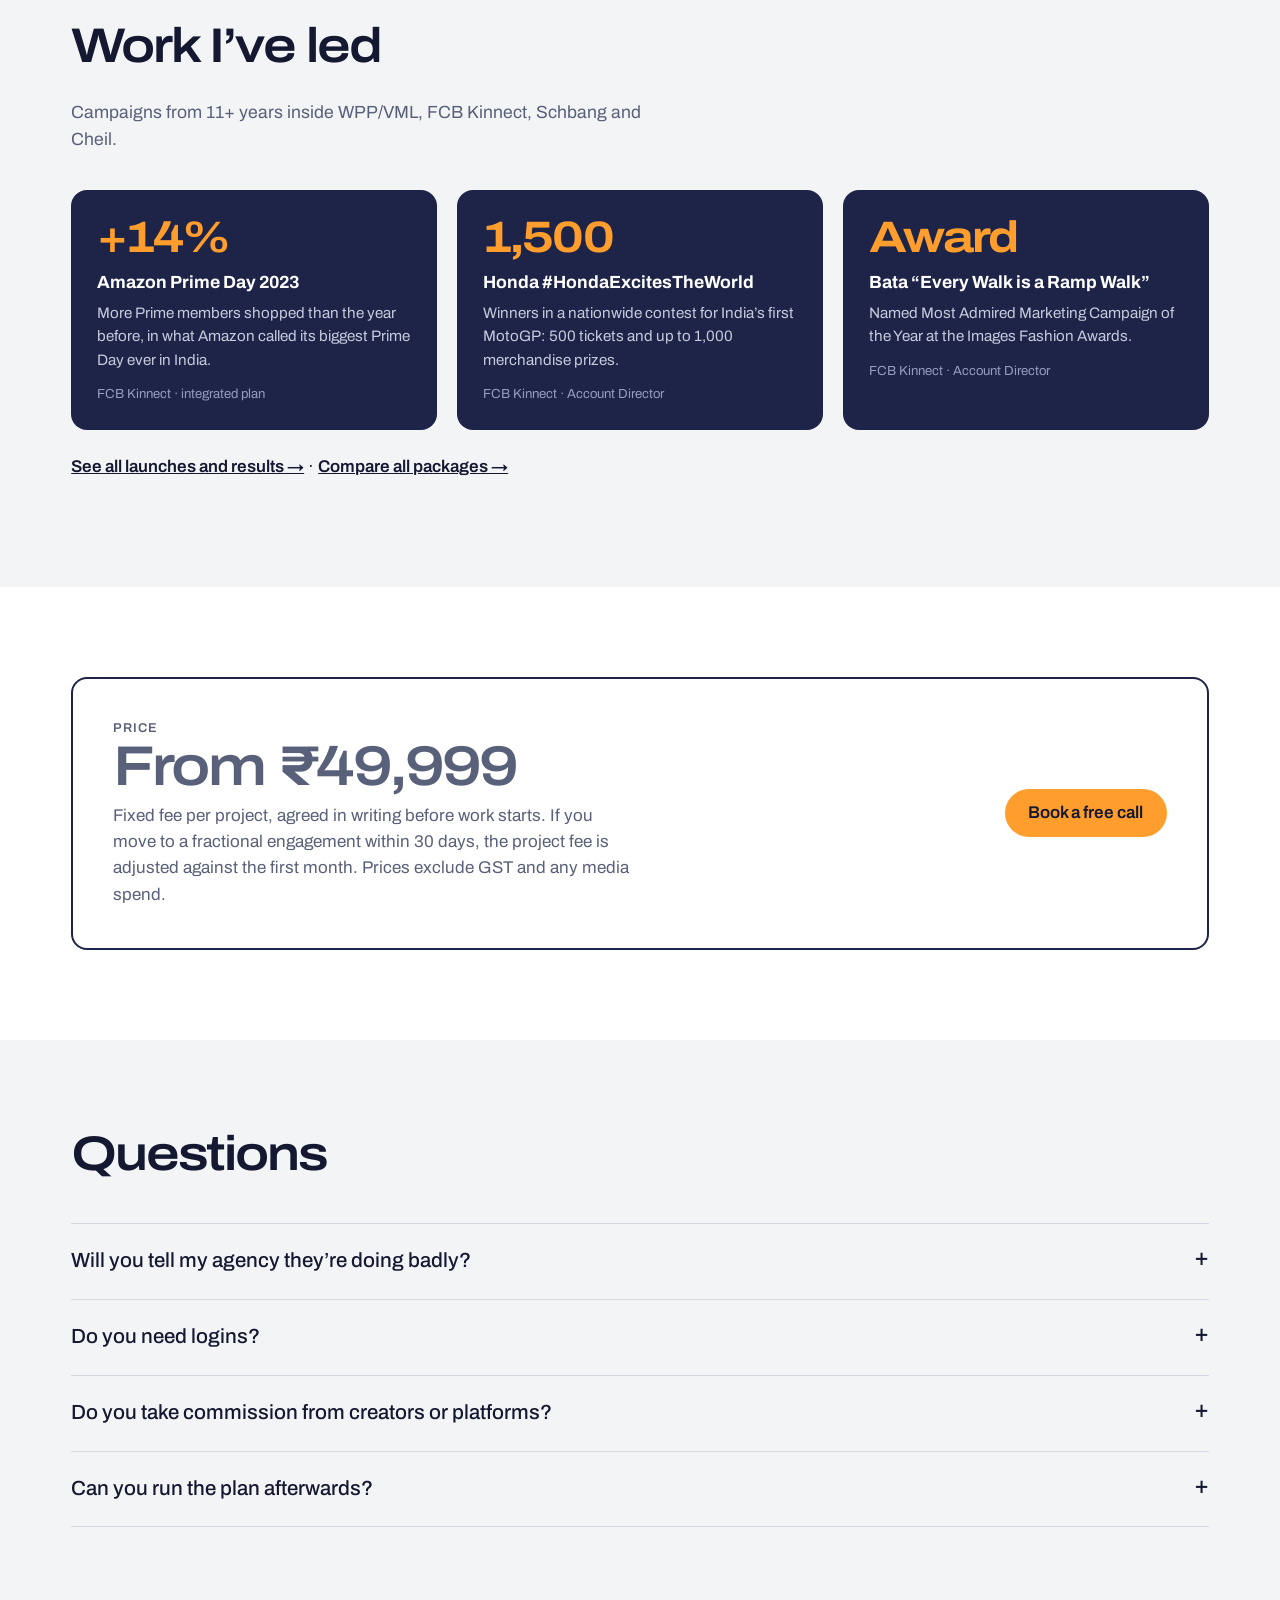
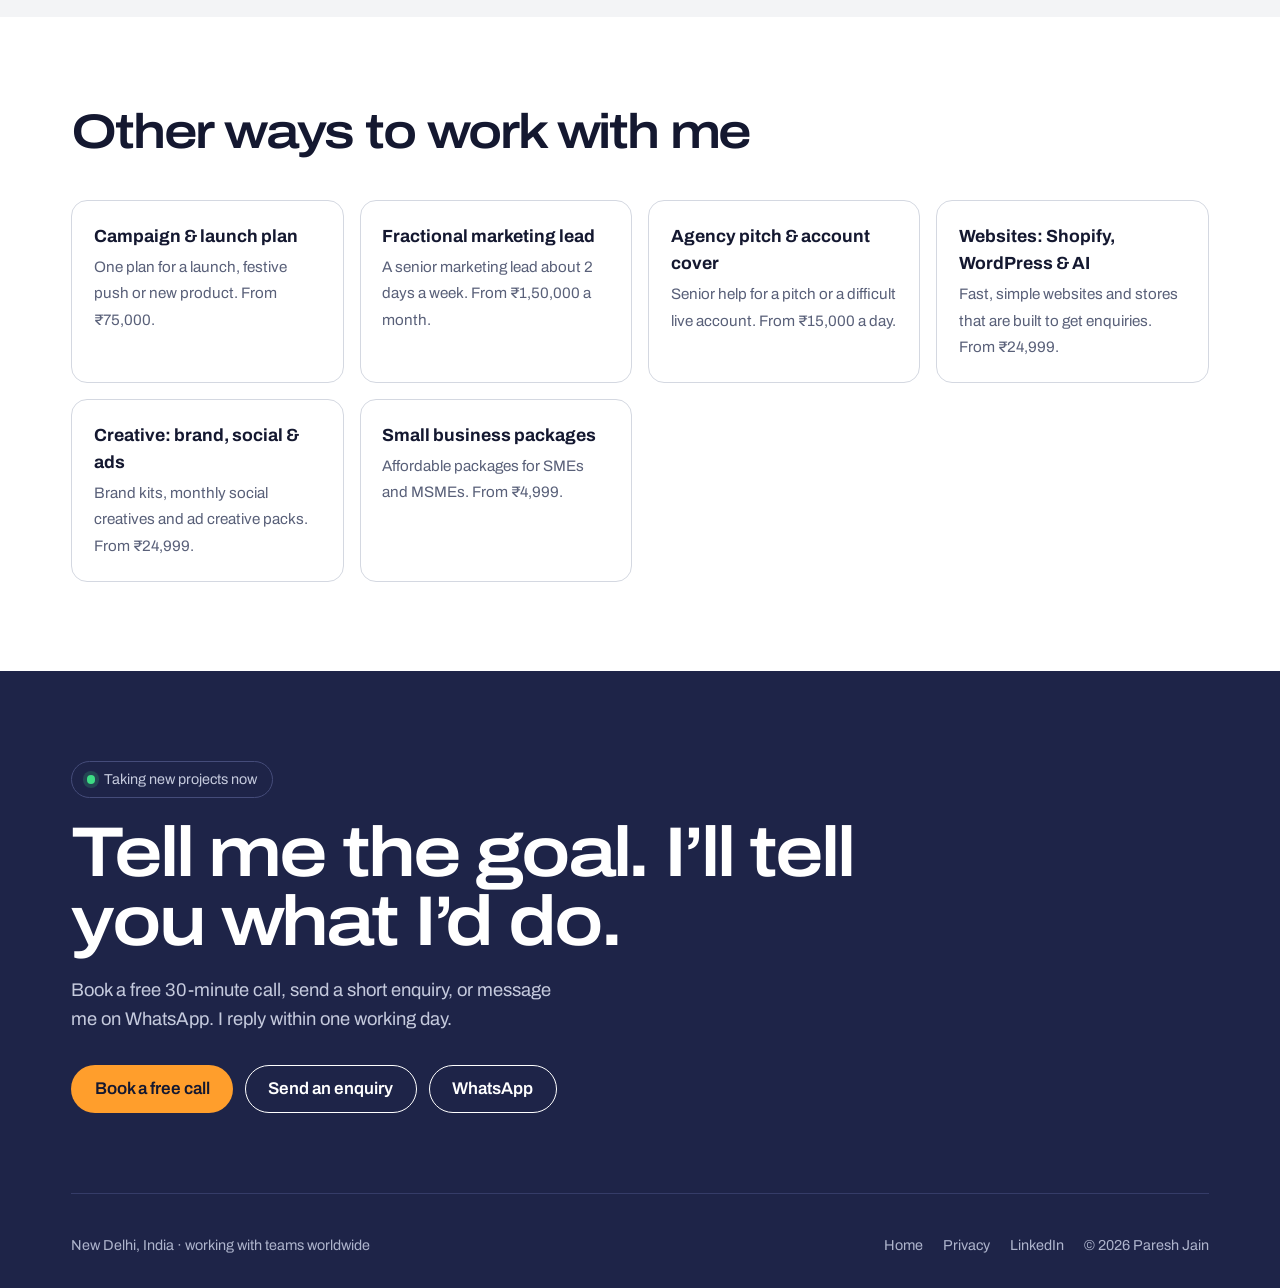
<file: services/d2c-brand-growth.html>
<!DOCTYPE html>
<html lang="en-IN">
<head>
<meta charset="utf-8">
<meta name="viewport" content="width=device-width, initial-scale=1">
<title>D2C Ads Audit, Influencer &amp; Quick-commerce Plans | Paresh Jain</title>
<meta name="description" content="Fixed-price projects for D2C brands: an independent agency and ads audit (₹49,999), a creator and influencer campaign plan (₹49,999) and a quick-commerce and marketplace spend plan (₹59,999).">
<link rel="canonical" href="https://www.pareshjain.com/services/d2c-brand-growth.html">
<link rel="icon" href="/assets/favicon.svg" type="image/svg+xml">
<meta name="theme-color" content="#1E2448">
<meta property="og:type" content="website">
<meta property="og:site_name" content="Paresh Jain">
<meta property="og:url" content="https://www.pareshjain.com/services/d2c-brand-growth.html">
<meta property="og:title" content="D2C Ads Audit, Influencer &amp; Quick-commerce Plans | Paresh Jain">
<meta property="og:description" content="Fixed-price projects for D2C brands: an independent agency and ads audit (₹49,999), a creator and influencer campaign plan (₹49,999) and a quick-commerce and marketplace spend plan (₹59,999).">
<meta property="og:image" content="https://www.pareshjain.com/assets/og-image.png">
<meta property="og:image:width" content="1200">
<meta property="og:image:height" content="630">
<meta property="og:locale" content="en_IN">
<meta name="twitter:card" content="summary_large_image">
<meta name="twitter:title" content="D2C Ads Audit, Influencer &amp; Quick-commerce Plans | Paresh Jain">
<meta name="twitter:description" content="Fixed-price projects for D2C brands: an independent agency and ads audit (₹49,999), a creator and influencer campaign plan (₹49,999) and a quick-commerce and marketplace spend plan (₹59,999).">
<meta name="twitter:image" content="https://www.pareshjain.com/assets/og-image.png">
<link rel="preconnect" href="https://fonts.googleapis.com">
<link rel="preconnect" href="https://fonts.gstatic.com" crossorigin>
<link href="https://fonts.googleapis.com/css2?family=Archivo:wdth,wght@62..125,300..800&display=swap" rel="stylesheet">
<link rel="stylesheet" href="/assets/site.css">
<script src="/assets/tracking.js"></script>
<script defer src="/assets/consent.js"></script>
<script type="application/ld+json">{"@context": "https://schema.org", "@graph": [{"@type": "Service", "name": "Fixed-price projects for D2C and consumer brands", "description": "Fixed-price projects for D2C brands: an independent agency and ads audit (₹49,999), a creator and influencer campaign plan (₹49,999) and a quick-commerce and marketplace spend plan (₹59,999).", "url": "https://www.pareshjain.com/services/d2c-brand-growth.html", "provider": {"@type": "Person", "@id": "https://www.pareshjain.com/#paresh", "name": "Paresh Jain", "url": "https://www.pareshjain.com/"}, "areaServed": "Worldwide", "offers": [{"@type": "Offer", "name": "Agency & ads audit", "price": "49999", "priceCurrency": "INR"}, {"@type": "Offer", "name": "Creator & influencer campaign plan", "price": "49999", "priceCurrency": "INR"}, {"@type": "Offer", "name": "Quick-commerce & marketplace plan", "price": "59999", "priceCurrency": "INR"}]}, {"@type": "BreadcrumbList", "itemListElement": [{"@type": "ListItem", "position": 1, "name": "Home", "item": "https://www.pareshjain.com/"}, {"@type": "ListItem", "position": 2, "name": "Services", "item": "https://www.pareshjain.com/#services"}, {"@type": "ListItem", "position": 3, "name": "D2C & brand projects", "item": "https://www.pareshjain.com/services/d2c-brand-growth.html"}]}, {"@type": "FAQPage", "mainEntity": [{"@type": "Question", "name": "Will you tell my agency they’re doing badly?", "acceptedAnswer": {"@type": "Answer", "text": "I’ll tell you what the numbers show, fairly. Often the fix is a clearer brief, offer or budget split, not a new agency."}}, {"@type": "Question", "name": "Do you need logins?", "acceptedAnswer": {"@type": "Answer", "text": "Read-only access to ad accounts and analytics is enough. I don’t change live campaigns during an audit."}}, {"@type": "Question", "name": "Do you take commission from creators or platforms?", "acceptedAnswer": {"@type": "Answer", "text": "No. I don’t sell media or take referral fees, so the advice stays independent."}}, {"@type": "Question", "name": "Can you run the plan afterwards?", "acceptedAnswer": {"@type": "Answer", "text": "Yes, as a fractional marketing lead managing your agencies and creators."}}]}]}</script>
</head>
<body>
<a class="skip" href="#main">Skip to content</a>
<header class="top">
  <div class="wrap">
    <a class="brand" href="/">Paresh Jain</a>
    <nav class="nav" aria-label="Main">
      <a href="/#work">Work</a>
      <a class="mob-keep" href="/?for=d2c#services"><span class="lg">Services &amp; prices</span><span class="sm">Services</span></a>
      <a href="/services/small-business-marketing.html">Small business</a>
      <a class="btn btn-sun" href="https://calendar.google.com/calendar/u/0/appointments/schedules/AcZssZ1380Zcu-WXHLTQi5dZqrbtbLfTN_Pl_yzwDjDL7QWRDAgHdRhg_jQIUqrLBvdR7pw_g4_Txei-" target="_blank" rel="noopener" data-track="svcpage_nav_call">Book a free call</a>
    </nav>
  </div>
</header>

<main id="main">
<section class="s-hero">
  <div class="wrap">
    <p class="crumb"><a href="/">Home</a> / <a href="/?for=d2c#services">Services</a> / D2C &amp; brand projects</p>
    <p class="tier">For D2C and consumer brands</p>
    <h1>Fixed-price projects for D2C and consumer brands</h1>
    <p class="lede">Independent, senior answers to the questions D2C founders keep asking: is my agency working, should I spend on creators, and is quick commerce worth it?</p>
    <ul class="hero-meta"><li><b>From ₹49,999</b><span>fixed fee</span></li><li><b>2–3 weeks</b><span>per project</span></li><li><b>Independent</b><span>no media sales or commission</span></li></ul>
    <div class="ctas">
      <a class="btn btn-sun" href="https://calendar.google.com/calendar/u/0/appointments/schedules/AcZssZ1380Zcu-WXHLTQi5dZqrbtbLfTN_Pl_yzwDjDL7QWRDAgHdRhg_jQIUqrLBvdR7pw_g4_Txei-" target="_blank" rel="noopener" data-track="svcpage_hero_call">Book a free 30-min call</a>
      <a class="btn btn-line" href="/?need=d2c_audit#contact" data-track="svcpage_hero_enquire">Send an enquiry</a>
    </div>
    <p class="hero-note">You leave the call with three fixes, whether or not you hire me.</p>
  </div>
</section>

<section class="sec white" id="fit">
  <div class="wrap">
    <h2>Is this right for you?</h2>
    <div class="two">
      <div class="box"><h3>A good fit if</h3><ul class="ticks"><li>You’re spending on Meta, Google or marketplace ads and returns have dropped</li><li>You’ve changed agencies and still aren’t sure what’s working</li><li>You’re planning a creator or influencer push and want it to pay back</li><li>You’re deciding whether to go big on Blinkit, Zepto, Instamart or Amazon</li></ul></div>
      <div class="box no"><h3>Probably not if</h3><ul><li>You want someone to run the ads day to day (I can brief and steer whoever does)</li><li>You need guaranteed ROAS: nobody honest can promise it</li></ul></div>
    </div>
  </div>
</section>

<section class="sec" id="packages">
  <div class="wrap">
    <h2>Pick a project</h2>
    <p class="sub">Each one ends with a written plan and a walkthrough with your team. Prices exclude GST and any media spend.</p>
    <div class="grid-3"><article class="pkg pick" id="d2c_audit"><p class="tier">2 weeks</p><h3>Agency &amp; ads audit</h3><p class="price">₹49,999 <small>fixed fee</small></p><p>An independent second opinion on your agency, your ads and your funnel.</p><p class="why">The most common founder complaint: ‘we changed agencies and nothing changed.’</p><ul><li>Read-only review of Meta and Google ad accounts</li><li>Funnel check: offer, landing pages, product pages, checkout</li><li>Attribution check: what platforms claim vs. actual orders</li><li>Agency scope, reporting and fees reviewed against results</li><li>A clear verdict (keep, fix or replace) and a 30-60-90 day plan</li></ul><p class="fit">Good if you spend ₹2 lakh+ a month on ads and aren’t sure it’s working.</p><a class="btn btn-sun" href="/?need=d2c_audit#contact" data-track="pkg_d2c_audit">Get an audit</a></article><article class="pkg" id="d2c_creator"><p class="tier">2–3 weeks</p><h3>Creator &amp; influencer campaign plan</h3><p class="price">₹49,999 <small>fixed fee</small></p><p>A creator campaign built to sell, not just to get views.</p><ul><li>Campaign idea and creator mix: macro, micro and nano</li><li>Selection criteria and a shortlist brief for your agency</li><li>Creator briefs, dos and don’ts, approval flow</li><li>Budget split, fee benchmarks and a usage-rights checklist</li><li>Tracking plan: codes, links and what counts as success</li></ul><p class="fit">Good before a launch, a sale or a big festive push.</p><a class="btn btn-ink" href="/?need=d2c_creator#contact" data-track="pkg_d2c_creator">Plan a creator campaign</a></article><article class="pkg" id="d2c_qcomm"><p class="tier">2–3 weeks</p><h3>Quick-commerce &amp; marketplace plan</h3><p class="price">₹59,999 <small>fixed fee</small></p><p>Decide where to sell and spend: Blinkit, Zepto, Instamart, Amazon or Flipkart.</p><ul><li>Which platforms, cities and SKUs to start with</li><li>Spend plan against listing fees and minimum spends</li><li>Listing, pricing and pack-size recommendations</li><li>How to separate paid from organic sales</li><li>A 90-day test plan with stop and scale rules</li></ul><p class="fit">Good if quick commerce is eating budget and you can’t tell if it pays.</p><a class="btn btn-ink" href="/?need=d2c_qcomm#contact" data-track="pkg_d2c_qcomm">Plan my marketplace spend</a></article></div>
  </div>
</section>


<section class="sec white" id="how">
  <div class="wrap">
    <h2>How it works</h2>
    <ol class="steps"><li><span class="when">Week 1</span><h3>Access &amp; discovery</h3><p>Read-only access, your numbers, and a call with you and your agency.</p></li><li><span class="when">Week 2</span><h3>Analysis</h3><p>I review, benchmark and pressure-test what’s happening.</p></li><li><span class="when">Weeks 2–3</span><h3>Plan</h3><p>A written plan with priorities, owners and numbers to watch.</p></li><li><span class="when">Handover</span><h3>Walkthrough</h3><p>We go through it with your team and agency.</p></li></ol>
  </div>
</section>

<section class="sec" id="proof">
  <div class="wrap">
    <h2>Work I’ve led</h2>
    <p class="sub">Campaigns from 11+ years inside WPP/VML, FCB Kinnect, Schbang and Cheil.</p>
    <div class="proof"><article><b>+14%</b><h3>Amazon Prime Day 2023</h3><p>More Prime members shopped than the year before, in what Amazon called its biggest Prime Day ever in India.</p><small>FCB Kinnect · integrated plan</small></article><article><b>1,500</b><h3>Honda #HondaExcitesTheWorld</h3><p>Winners in a nationwide contest for India’s first MotoGP: 500 tickets and up to 1,000 merchandise prizes.</p><small>FCB Kinnect · Account Director</small></article><article><b>Award</b><h3>Bata “Every Walk is a Ramp Walk”</h3><p>Named Most Admired Marketing Campaign of the Year at the Images Fashion Awards.</p><small>FCB Kinnect · Account Director</small></article></div>
    <p class="more"><a href="/#work">See all launches and results →</a> · <a href="/?for=d2c#services">Compare all packages →</a></p>
  </div>
</section>

<section class="sec white" id="price">
  <div class="wrap">
    <div class="pricebox">
      <div><p class="tier muted">Price</p><p class="price-big">From ₹49,999</p><p>Fixed fee per project, agreed in writing before work starts. If you move to a fractional engagement within 30 days, the project fee is adjusted against the first month. Prices exclude GST and any media spend.</p></div>
      <a class="btn btn-sun" href="https://calendar.google.com/calendar/u/0/appointments/schedules/AcZssZ1380Zcu-WXHLTQi5dZqrbtbLfTN_Pl_yzwDjDL7QWRDAgHdRhg_jQIUqrLBvdR7pw_g4_Txei-" target="_blank" rel="noopener" data-track="svcpage_price_call">Book a free call</a>
    </div>
  </div>
</section>

<section class="sec" id="faq">
  <div class="wrap">
    <h2>Questions</h2>
    <div class="faq"><details><summary>Will you tell my agency they’re doing badly?</summary><p>I’ll tell you what the numbers show, fairly. Often the fix is a clearer brief, offer or budget split, not a new agency.</p></details><details><summary>Do you need logins?</summary><p>Read-only access to ad accounts and analytics is enough. I don’t change live campaigns during an audit.</p></details><details><summary>Do you take commission from creators or platforms?</summary><p>No. I don’t sell media or take referral fees, so the advice stays independent.</p></details><details><summary>Can you run the plan afterwards?</summary><p>Yes, as a fractional marketing lead managing your agencies and creators.</p></details></div>
  </div>
</section>

<section class="sec white" id="other-services">
  <div class="wrap">
    <h2>Other ways to work with me</h2>
    <div class="others"><a href="/services/campaign-launch-plan.html"><b>Campaign &amp; launch plan</b><span>One plan for a launch, festive push or new product. From ₹75,000.</span></a><a href="/services/fractional-marketing-lead.html"><b>Fractional marketing lead</b><span>A senior marketing lead about 2 days a week. From ₹1,50,000 a month.</span></a><a href="/services/agency-pitch-account-cover.html"><b>Agency pitch &amp; account cover</b><span>Senior help for a pitch or a difficult live account. From ₹15,000 a day.</span></a><a href="/services/website-development.html"><b>Websites: Shopify, WordPress &amp; AI</b><span>Fast, simple websites and stores that are built to get enquiries. From ₹24,999.</span></a><a href="/services/creative-services.html"><b>Creative: brand, social &amp; ads</b><span>Brand kits, monthly social creatives and ad creative packs. From ₹24,999.</span></a><a href="/services/small-business-marketing.html"><b>Small business packages</b><span>Affordable packages for SMEs and MSMEs. From ₹4,999.</span></a></div>
  </div>
</section>

<section class="close">
  <div class="wrap">
    <p class="avail">Taking new projects now</p>
    <h2>Tell me the goal. I’ll tell you what I’d do.</h2>
    <p class="lede">Book a free 30-minute call, send a short enquiry, or message me on WhatsApp. I reply within one working day.</p>
    <div class="ctas">
      <a class="btn btn-sun" href="https://calendar.google.com/calendar/u/0/appointments/schedules/AcZssZ1380Zcu-WXHLTQi5dZqrbtbLfTN_Pl_yzwDjDL7QWRDAgHdRhg_jQIUqrLBvdR7pw_g4_Txei-" target="_blank" rel="noopener" data-track="svcpage_close_call">Book a free call</a>
      <a class="btn btn-line" href="/?need=d2c_audit#contact" data-track="svcpage_close_enquire">Send an enquiry</a>
      <a class="btn btn-line" href="https://wa.me/919999896986?text=Hi%20Paresh%2C%20I%20saw%20your%20site%20and%20want%20to%20talk%20about%20our%20marketing." target="_blank" rel="noopener" data-track="svcpage_close_whatsapp">WhatsApp</a>
    </div>
    <footer class="foot">
      <span>New Delhi, India · working with teams worldwide</span>
      <nav aria-label="Footer"><a href="/">Home</a><a href="/privacy.html">Privacy</a><a href="https://www.linkedin.com/in/paresh-jain-662b7589/" target="_blank" rel="noopener">LinkedIn</a><span>© 2026 Paresh Jain</span></nav>
    </footer>
  </div>
</section>
</main>

<div class="mbar">
  <a class="btn btn-sun" href="https://calendar.google.com/calendar/u/0/appointments/schedules/AcZssZ1380Zcu-WXHLTQi5dZqrbtbLfTN_Pl_yzwDjDL7QWRDAgHdRhg_jQIUqrLBvdR7pw_g4_Txei-" target="_blank" rel="noopener" data-track="svcpage_mbar_call">Book a free call</a>
  <a class="btn btn-line" href="https://wa.me/919999896986?text=Hi%20Paresh%2C%20I%20saw%20your%20site%20and%20want%20to%20talk%20about%20our%20marketing." target="_blank" rel="noopener" data-track="svcpage_mbar_whatsapp">WhatsApp</a>
</div>
<script>
(function(){
  function track(name, params){
    try{ if(window.gtag) gtag('event', name, params||{}); }catch(e){}
    try{ if(window.fbq && PJ.META_PIXEL){ if(name==='whatsapp_click'||name==='call_click') fbq('track','Contact',params||{}); else fbq('trackCustom', name, params||{}); } }catch(e){}
  }
  document.addEventListener('click', function(e){
    var a=e.target.closest('[data-track]'); if(!a) return;
    var t=a.dataset.track, name='cta_click';
    if(t.indexOf('whatsapp')>-1) name='whatsapp_click';
    else if(t.indexOf('call')>-1) name='call_click';
    track(name, {cta:t, page:location.pathname});
  });
})();
</script>
</body>
</html>
</file>
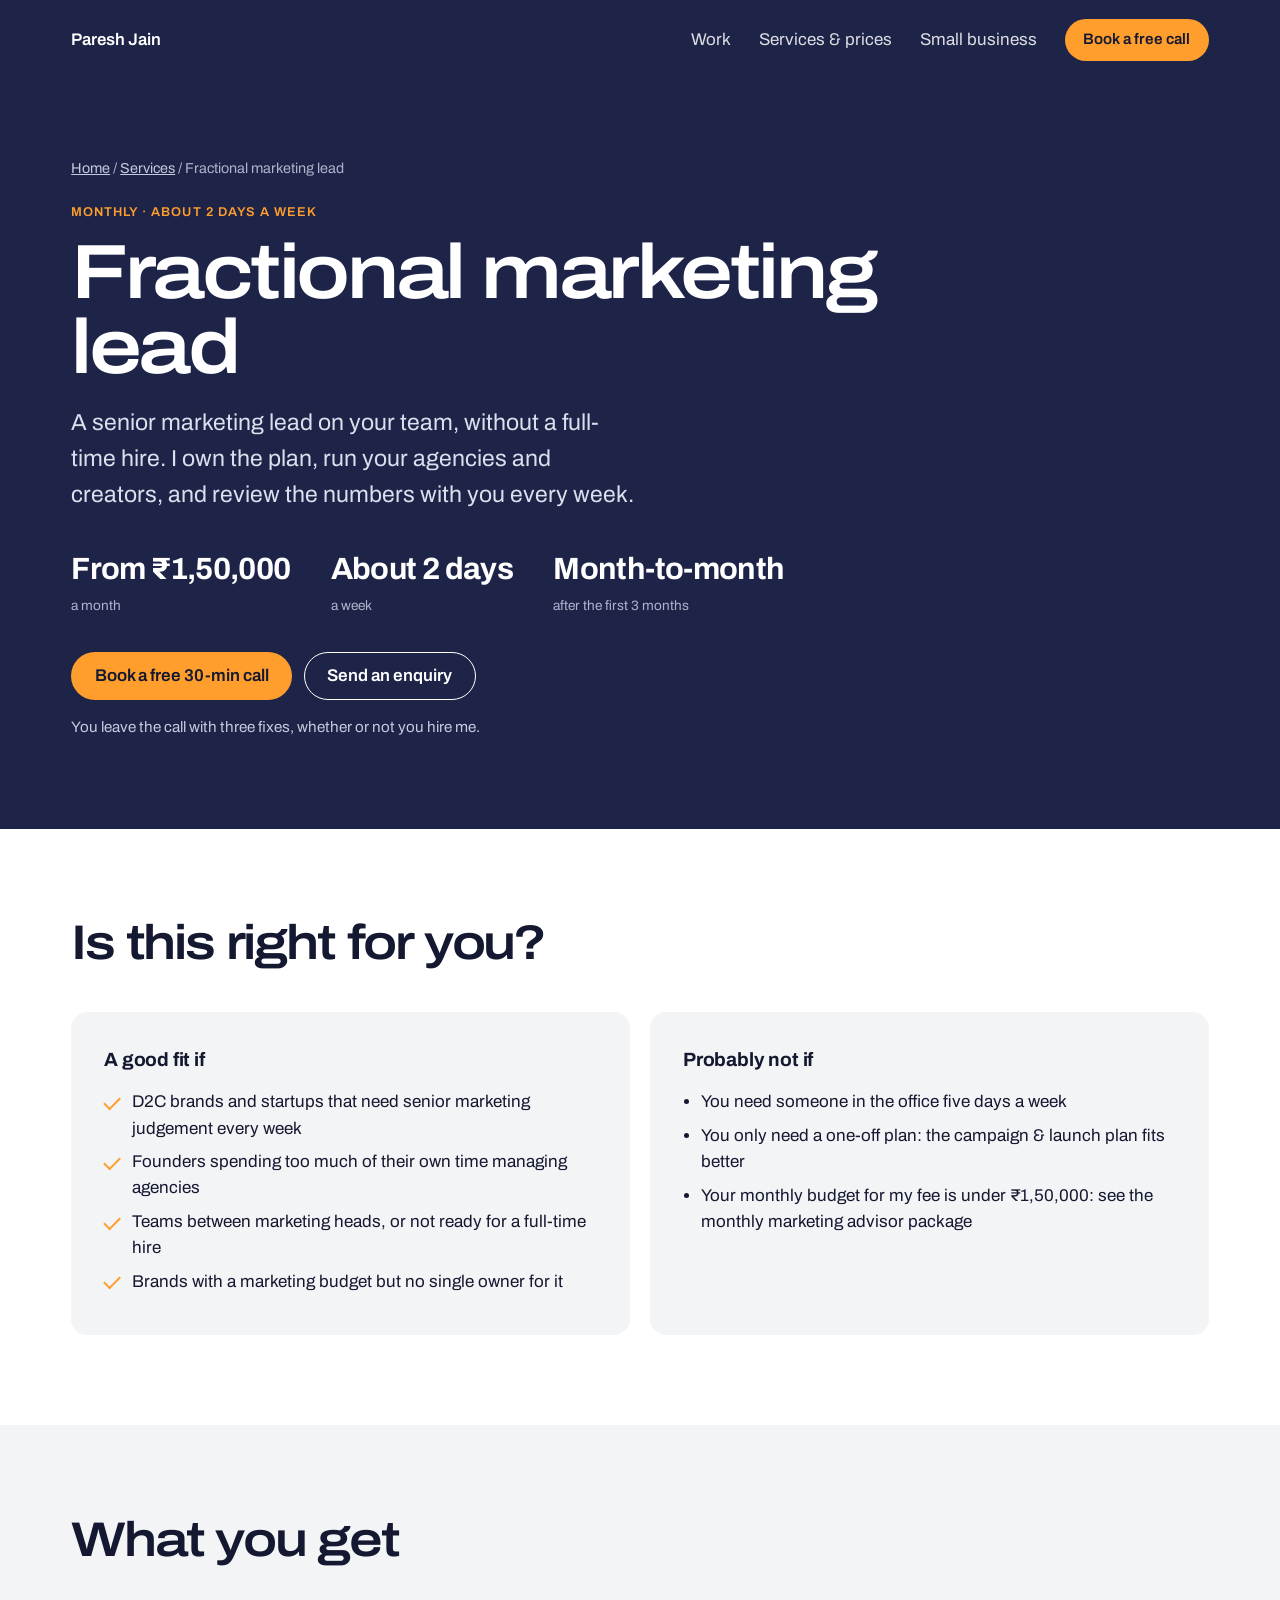
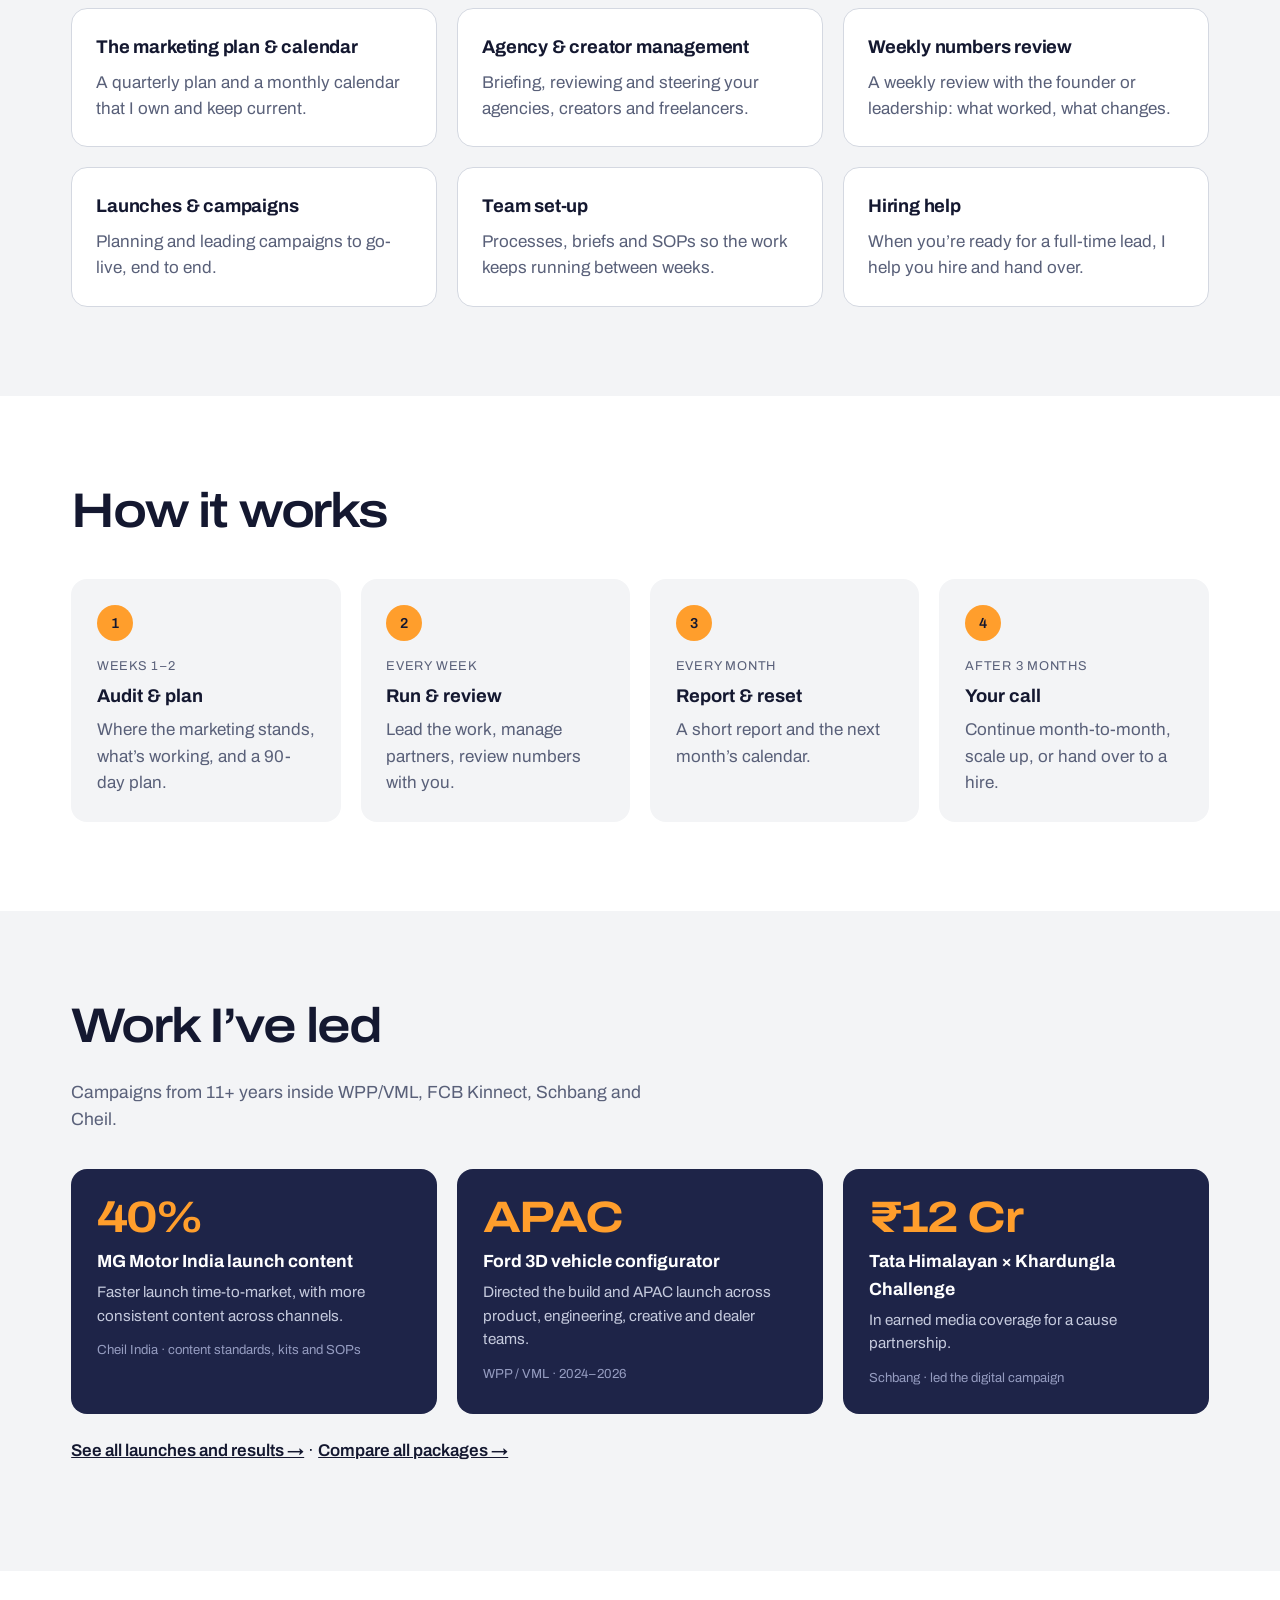
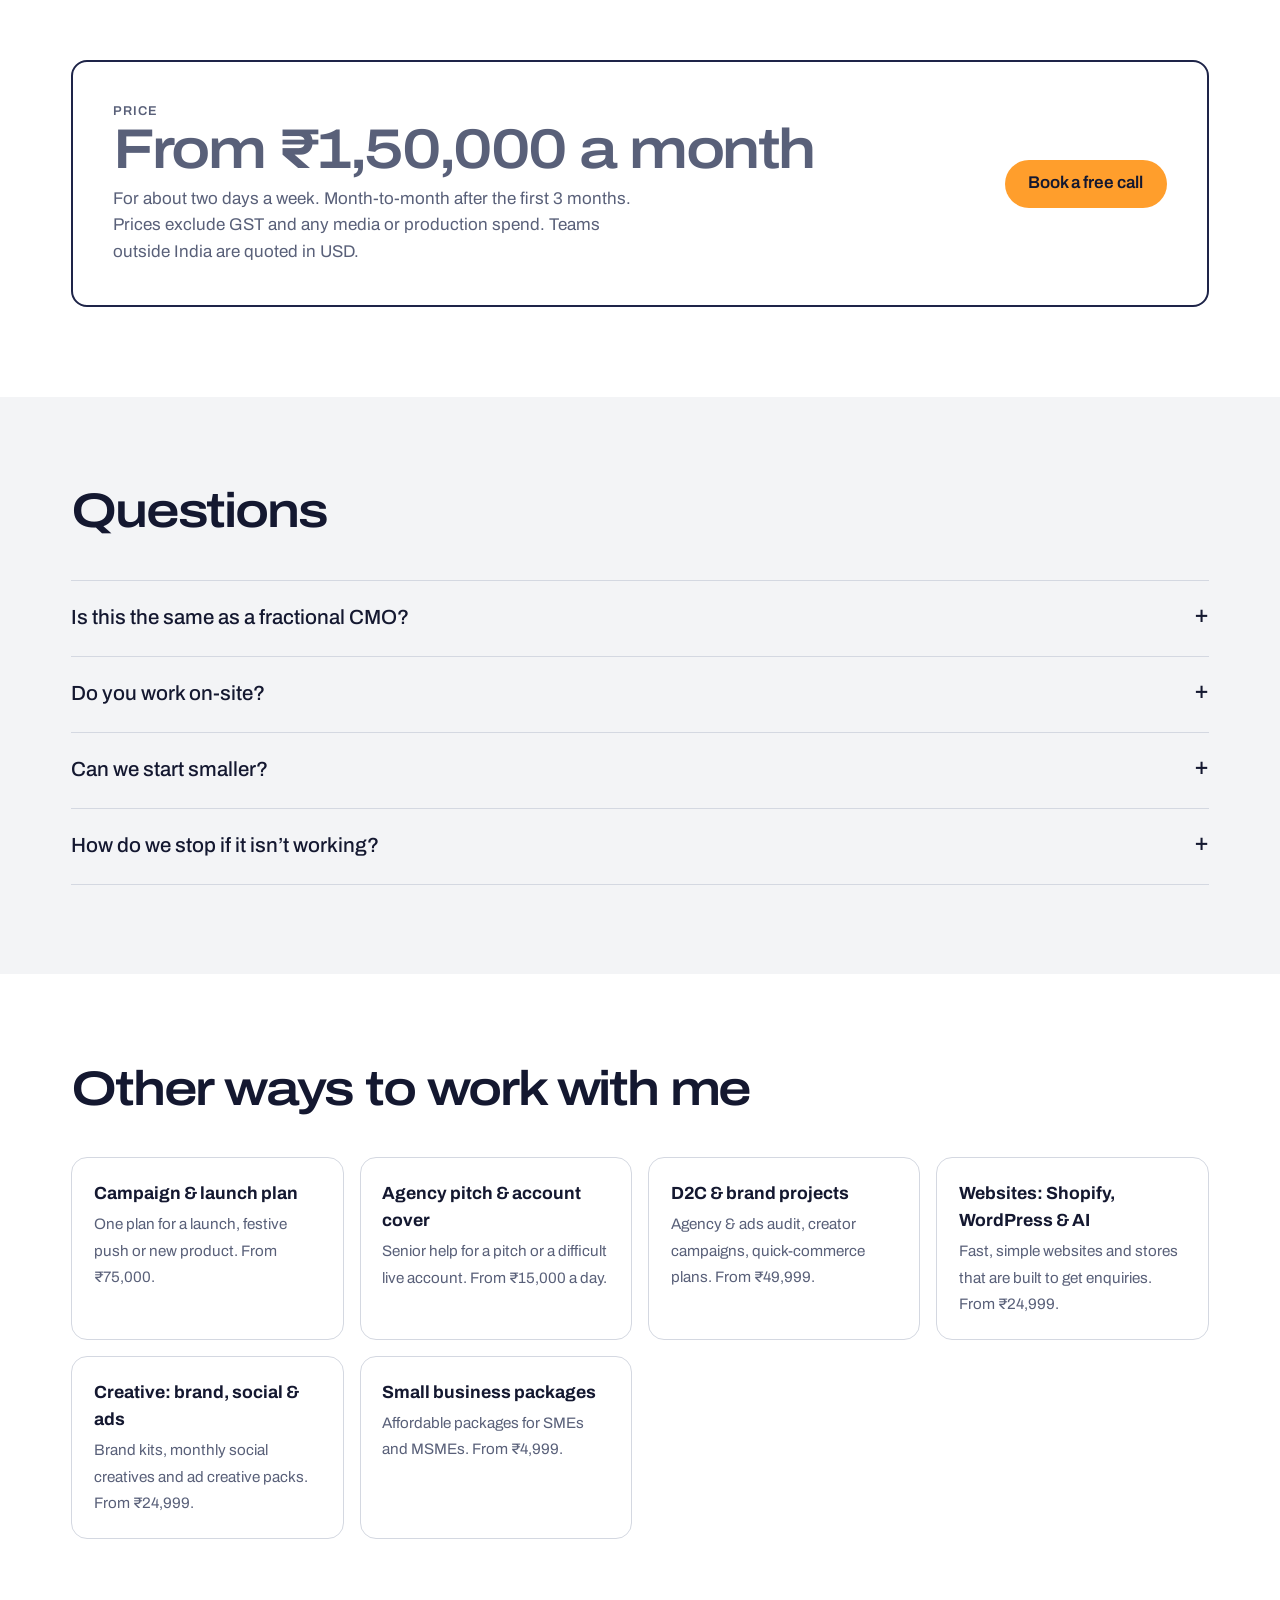
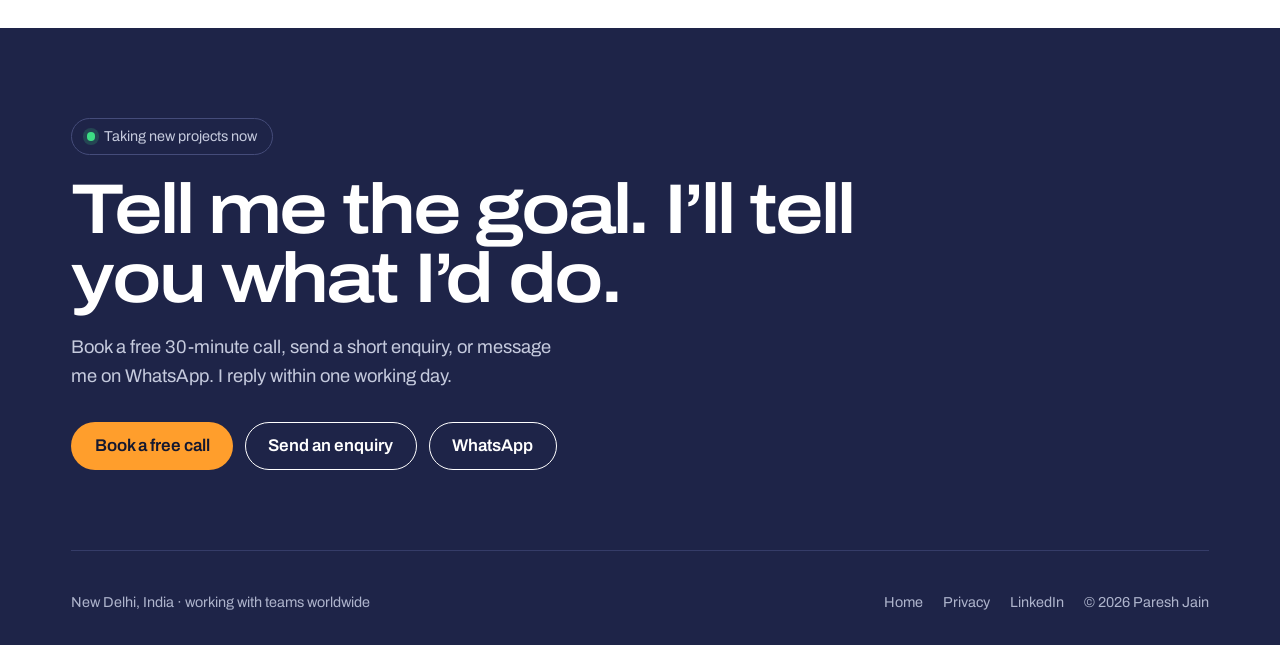
<file: services/fractional-marketing-lead.html>
<!DOCTYPE html>
<html lang="en-IN">
<head>
<meta charset="utf-8">
<meta name="viewport" content="width=device-width, initial-scale=1">
<title>Fractional Marketing Lead / Part-time CMO | Paresh Jain</title>
<meta name="description" content="A senior marketing lead on your team about two days a week: owns the plan and calendar, manages agencies and creators, reviews numbers weekly. From ₹1,50,000 a month, month-to-month after 3 months.">
<link rel="canonical" href="https://www.pareshjain.com/services/fractional-marketing-lead.html">
<link rel="icon" href="/assets/favicon.svg" type="image/svg+xml">
<meta name="theme-color" content="#1E2448">
<meta property="og:type" content="website">
<meta property="og:site_name" content="Paresh Jain">
<meta property="og:url" content="https://www.pareshjain.com/services/fractional-marketing-lead.html">
<meta property="og:title" content="Fractional Marketing Lead / Part-time CMO | Paresh Jain">
<meta property="og:description" content="A senior marketing lead on your team about two days a week: owns the plan and calendar, manages agencies and creators, reviews numbers weekly. From ₹1,50,000 a month, month-to-month after 3 months.">
<meta property="og:image" content="https://www.pareshjain.com/assets/og-image.png">
<meta property="og:image:width" content="1200">
<meta property="og:image:height" content="630">
<meta property="og:locale" content="en_IN">
<meta name="twitter:card" content="summary_large_image">
<meta name="twitter:title" content="Fractional Marketing Lead / Part-time CMO | Paresh Jain">
<meta name="twitter:description" content="A senior marketing lead on your team about two days a week: owns the plan and calendar, manages agencies and creators, reviews numbers weekly. From ₹1,50,000 a month, month-to-month after 3 months.">
<meta name="twitter:image" content="https://www.pareshjain.com/assets/og-image.png">
<link rel="preconnect" href="https://fonts.googleapis.com">
<link rel="preconnect" href="https://fonts.gstatic.com" crossorigin>
<link href="https://fonts.googleapis.com/css2?family=Archivo:wdth,wght@62..125,300..800&display=swap" rel="stylesheet">
<link rel="stylesheet" href="/assets/site.css">
<script src="/assets/tracking.js"></script>
<script defer src="/assets/consent.js"></script>
<script type="application/ld+json">{"@context": "https://schema.org", "@graph": [{"@type": "Service", "name": "Fractional marketing lead", "description": "A senior marketing lead on your team about two days a week: owns the plan and calendar, manages agencies and creators, reviews numbers weekly. From ₹1,50,000 a month, month-to-month after 3 months.", "url": "https://www.pareshjain.com/services/fractional-marketing-lead.html", "provider": {"@type": "Person", "@id": "https://www.pareshjain.com/#paresh", "name": "Paresh Jain", "url": "https://www.pareshjain.com/"}, "areaServed": "Worldwide", "offers": [{"@type": "Offer", "name": "Fractional marketing lead", "price": "150000", "priceCurrency": "INR"}]}, {"@type": "BreadcrumbList", "itemListElement": [{"@type": "ListItem", "position": 1, "name": "Home", "item": "https://www.pareshjain.com/"}, {"@type": "ListItem", "position": 2, "name": "Services", "item": "https://www.pareshjain.com/#services"}, {"@type": "ListItem", "position": 3, "name": "Fractional marketing lead", "item": "https://www.pareshjain.com/services/fractional-marketing-lead.html"}]}, {"@type": "FAQPage", "mainEntity": [{"@type": "Question", "name": "Is this the same as a fractional CMO?", "acceptedAnswer": {"@type": "Answer", "text": "Close. I lead marketing planning and delivery and manage your partners. I report to the founder or leadership and work alongside, not instead of, your team."}}, {"@type": "Question", "name": "Do you work on-site?", "acceptedAnswer": {"@type": "Answer", "text": "Mostly remote, with on-site days in Delhi NCR when they’re useful."}}, {"@type": "Question", "name": "Can we start smaller?", "acceptedAnswer": {"@type": "Answer", "text": "Yes. The monthly marketing advisor package is a lighter version for smaller businesses."}}, {"@type": "Question", "name": "How do we stop if it isn’t working?", "acceptedAnswer": {"@type": "Answer", "text": "After the first 3 months it’s month-to-month, so you can stop with a month’s notice."}}]}]}</script>
</head>
<body>
<a class="skip" href="#main">Skip to content</a>
<header class="top">
  <div class="wrap">
    <a class="brand" href="/">Paresh Jain</a>
    <nav class="nav" aria-label="Main">
      <a href="/#work">Work</a>
      <a class="mob-keep" href="/?for=brands#services"><span class="lg">Services &amp; prices</span><span class="sm">Services</span></a>
      <a href="/services/small-business-marketing.html">Small business</a>
      <a class="btn btn-sun" href="https://calendar.google.com/calendar/u/0/appointments/schedules/AcZssZ1380Zcu-WXHLTQi5dZqrbtbLfTN_Pl_yzwDjDL7QWRDAgHdRhg_jQIUqrLBvdR7pw_g4_Txei-" target="_blank" rel="noopener" data-track="svcpage_nav_call">Book a free call</a>
    </nav>
  </div>
</header>

<main id="main">
<section class="s-hero">
  <div class="wrap">
    <p class="crumb"><a href="/">Home</a> / <a href="/?for=brands#services">Services</a> / Fractional marketing lead</p>
    <p class="tier">Monthly · about 2 days a week</p>
    <h1>Fractional marketing lead</h1>
    <p class="lede">A senior marketing lead on your team, without a full-time hire. I own the plan, run your agencies and creators, and review the numbers with you every week.</p>
    <ul class="hero-meta"><li><b>From ₹1,50,000</b><span>a month</span></li><li><b>About 2 days</b><span>a week</span></li><li><b>Month-to-month</b><span>after the first 3 months</span></li></ul>
    <div class="ctas">
      <a class="btn btn-sun" href="https://calendar.google.com/calendar/u/0/appointments/schedules/AcZssZ1380Zcu-WXHLTQi5dZqrbtbLfTN_Pl_yzwDjDL7QWRDAgHdRhg_jQIUqrLBvdR7pw_g4_Txei-" target="_blank" rel="noopener" data-track="svcpage_hero_call">Book a free 30-min call</a>
      <a class="btn btn-line" href="/?need=fractional#contact" data-track="svcpage_hero_enquire">Send an enquiry</a>
    </div>
    <p class="hero-note">You leave the call with three fixes, whether or not you hire me.</p>
  </div>
</section>

<section class="sec white" id="fit">
  <div class="wrap">
    <h2>Is this right for you?</h2>
    <div class="two">
      <div class="box"><h3>A good fit if</h3><ul class="ticks"><li>D2C brands and startups that need senior marketing judgement every week</li><li>Founders spending too much of their own time managing agencies</li><li>Teams between marketing heads, or not ready for a full-time hire</li><li>Brands with a marketing budget but no single owner for it</li></ul></div>
      <div class="box no"><h3>Probably not if</h3><ul><li>You need someone in the office five days a week</li><li>You only need a one-off plan: the campaign &amp; launch plan fits better</li><li>Your monthly budget for my fee is under ₹1,50,000: see the monthly marketing advisor package</li></ul></div>
    </div>
  </div>
</section>

<section class="sec" id="what-you-get">
  <div class="wrap">
    <h2>What you get</h2>
    <div class="grid-3"><div class="del"><h3>The marketing plan &amp; calendar</h3><p>A quarterly plan and a monthly calendar that I own and keep current.</p></div><div class="del"><h3>Agency &amp; creator management</h3><p>Briefing, reviewing and steering your agencies, creators and freelancers.</p></div><div class="del"><h3>Weekly numbers review</h3><p>A weekly review with the founder or leadership: what worked, what changes.</p></div><div class="del"><h3>Launches &amp; campaigns</h3><p>Planning and leading campaigns to go-live, end to end.</p></div><div class="del"><h3>Team set-up</h3><p>Processes, briefs and SOPs so the work keeps running between weeks.</p></div><div class="del"><h3>Hiring help</h3><p>When you’re ready for a full-time lead, I help you hire and hand over.</p></div></div>
  </div>
</section>


<section class="sec white" id="how">
  <div class="wrap">
    <h2>How it works</h2>
    <ol class="steps"><li><span class="when">Weeks 1–2</span><h3>Audit &amp; plan</h3><p>Where the marketing stands, what’s working, and a 90-day plan.</p></li><li><span class="when">Every week</span><h3>Run &amp; review</h3><p>Lead the work, manage partners, review numbers with you.</p></li><li><span class="when">Every month</span><h3>Report &amp; reset</h3><p>A short report and the next month’s calendar.</p></li><li><span class="when">After 3 months</span><h3>Your call</h3><p>Continue month-to-month, scale up, or hand over to a hire.</p></li></ol>
  </div>
</section>

<section class="sec" id="proof">
  <div class="wrap">
    <h2>Work I’ve led</h2>
    <p class="sub">Campaigns from 11+ years inside WPP/VML, FCB Kinnect, Schbang and Cheil.</p>
    <div class="proof"><article><b>40%</b><h3>MG Motor India launch content</h3><p>Faster launch time-to-market, with more consistent content across channels.</p><small>Cheil India · content standards, kits and SOPs</small></article><article><b>APAC</b><h3>Ford 3D vehicle configurator</h3><p>Directed the build and APAC launch across product, engineering, creative and dealer teams.</p><small>WPP / VML · 2024–2026</small></article><article><b>₹12 Cr</b><h3>Tata Himalayan × Khardungla Challenge</h3><p>In earned media coverage for a cause partnership.</p><small>Schbang · led the digital campaign</small></article></div>
    <p class="more"><a href="/#work">See all launches and results →</a> · <a href="/?for=brands#services">Compare all packages →</a></p>
  </div>
</section>

<section class="sec white" id="price">
  <div class="wrap">
    <div class="pricebox">
      <div><p class="tier muted">Price</p><p class="price-big">From ₹1,50,000 a month</p><p>For about two days a week. Month-to-month after the first 3 months. Prices exclude GST and any media or production spend. Teams outside India are quoted in USD.</p></div>
      <a class="btn btn-sun" href="https://calendar.google.com/calendar/u/0/appointments/schedules/AcZssZ1380Zcu-WXHLTQi5dZqrbtbLfTN_Pl_yzwDjDL7QWRDAgHdRhg_jQIUqrLBvdR7pw_g4_Txei-" target="_blank" rel="noopener" data-track="svcpage_price_call">Book a free call</a>
    </div>
  </div>
</section>

<section class="sec" id="faq">
  <div class="wrap">
    <h2>Questions</h2>
    <div class="faq"><details><summary>Is this the same as a fractional CMO?</summary><p>Close. I lead marketing planning and delivery and manage your partners. I report to the founder or leadership and work alongside, not instead of, your team.</p></details><details><summary>Do you work on-site?</summary><p>Mostly remote, with on-site days in Delhi NCR when they’re useful.</p></details><details><summary>Can we start smaller?</summary><p>Yes. The monthly marketing advisor package is a lighter version for smaller businesses.</p></details><details><summary>How do we stop if it isn’t working?</summary><p>After the first 3 months it’s month-to-month, so you can stop with a month’s notice.</p></details></div>
  </div>
</section>

<section class="sec white" id="other-services">
  <div class="wrap">
    <h2>Other ways to work with me</h2>
    <div class="others"><a href="/services/campaign-launch-plan.html"><b>Campaign &amp; launch plan</b><span>One plan for a launch, festive push or new product. From ₹75,000.</span></a><a href="/services/agency-pitch-account-cover.html"><b>Agency pitch &amp; account cover</b><span>Senior help for a pitch or a difficult live account. From ₹15,000 a day.</span></a><a href="/services/d2c-brand-growth.html"><b>D2C &amp; brand projects</b><span>Agency &amp; ads audit, creator campaigns, quick-commerce plans. From ₹49,999.</span></a><a href="/services/website-development.html"><b>Websites: Shopify, WordPress &amp; AI</b><span>Fast, simple websites and stores that are built to get enquiries. From ₹24,999.</span></a><a href="/services/creative-services.html"><b>Creative: brand, social &amp; ads</b><span>Brand kits, monthly social creatives and ad creative packs. From ₹24,999.</span></a><a href="/services/small-business-marketing.html"><b>Small business packages</b><span>Affordable packages for SMEs and MSMEs. From ₹4,999.</span></a></div>
  </div>
</section>

<section class="close">
  <div class="wrap">
    <p class="avail">Taking new projects now</p>
    <h2>Tell me the goal. I’ll tell you what I’d do.</h2>
    <p class="lede">Book a free 30-minute call, send a short enquiry, or message me on WhatsApp. I reply within one working day.</p>
    <div class="ctas">
      <a class="btn btn-sun" href="https://calendar.google.com/calendar/u/0/appointments/schedules/AcZssZ1380Zcu-WXHLTQi5dZqrbtbLfTN_Pl_yzwDjDL7QWRDAgHdRhg_jQIUqrLBvdR7pw_g4_Txei-" target="_blank" rel="noopener" data-track="svcpage_close_call">Book a free call</a>
      <a class="btn btn-line" href="/?need=fractional#contact" data-track="svcpage_close_enquire">Send an enquiry</a>
      <a class="btn btn-line" href="https://wa.me/919999896986?text=Hi%20Paresh%2C%20I%20saw%20your%20site%20and%20want%20to%20talk%20about%20our%20marketing." target="_blank" rel="noopener" data-track="svcpage_close_whatsapp">WhatsApp</a>
    </div>
    <footer class="foot">
      <span>New Delhi, India · working with teams worldwide</span>
      <nav aria-label="Footer"><a href="/">Home</a><a href="/privacy.html">Privacy</a><a href="https://www.linkedin.com/in/paresh-jain-662b7589/" target="_blank" rel="noopener">LinkedIn</a><span>© 2026 Paresh Jain</span></nav>
    </footer>
  </div>
</section>
</main>

<div class="mbar">
  <a class="btn btn-sun" href="https://calendar.google.com/calendar/u/0/appointments/schedules/AcZssZ1380Zcu-WXHLTQi5dZqrbtbLfTN_Pl_yzwDjDL7QWRDAgHdRhg_jQIUqrLBvdR7pw_g4_Txei-" target="_blank" rel="noopener" data-track="svcpage_mbar_call">Book a free call</a>
  <a class="btn btn-line" href="https://wa.me/919999896986?text=Hi%20Paresh%2C%20I%20saw%20your%20site%20and%20want%20to%20talk%20about%20our%20marketing." target="_blank" rel="noopener" data-track="svcpage_mbar_whatsapp">WhatsApp</a>
</div>
<script>
(function(){
  function track(name, params){
    try{ if(window.gtag) gtag('event', name, params||{}); }catch(e){}
    try{ if(window.fbq && PJ.META_PIXEL){ if(name==='whatsapp_click'||name==='call_click') fbq('track','Contact',params||{}); else fbq('trackCustom', name, params||{}); } }catch(e){}
  }
  document.addEventListener('click', function(e){
    var a=e.target.closest('[data-track]'); if(!a) return;
    var t=a.dataset.track, name='cta_click';
    if(t.indexOf('whatsapp')>-1) name='whatsapp_click';
    else if(t.indexOf('call')>-1) name='call_click';
    track(name, {cta:t, page:location.pathname});
  });
})();
</script>
</body>
</html>
</file>
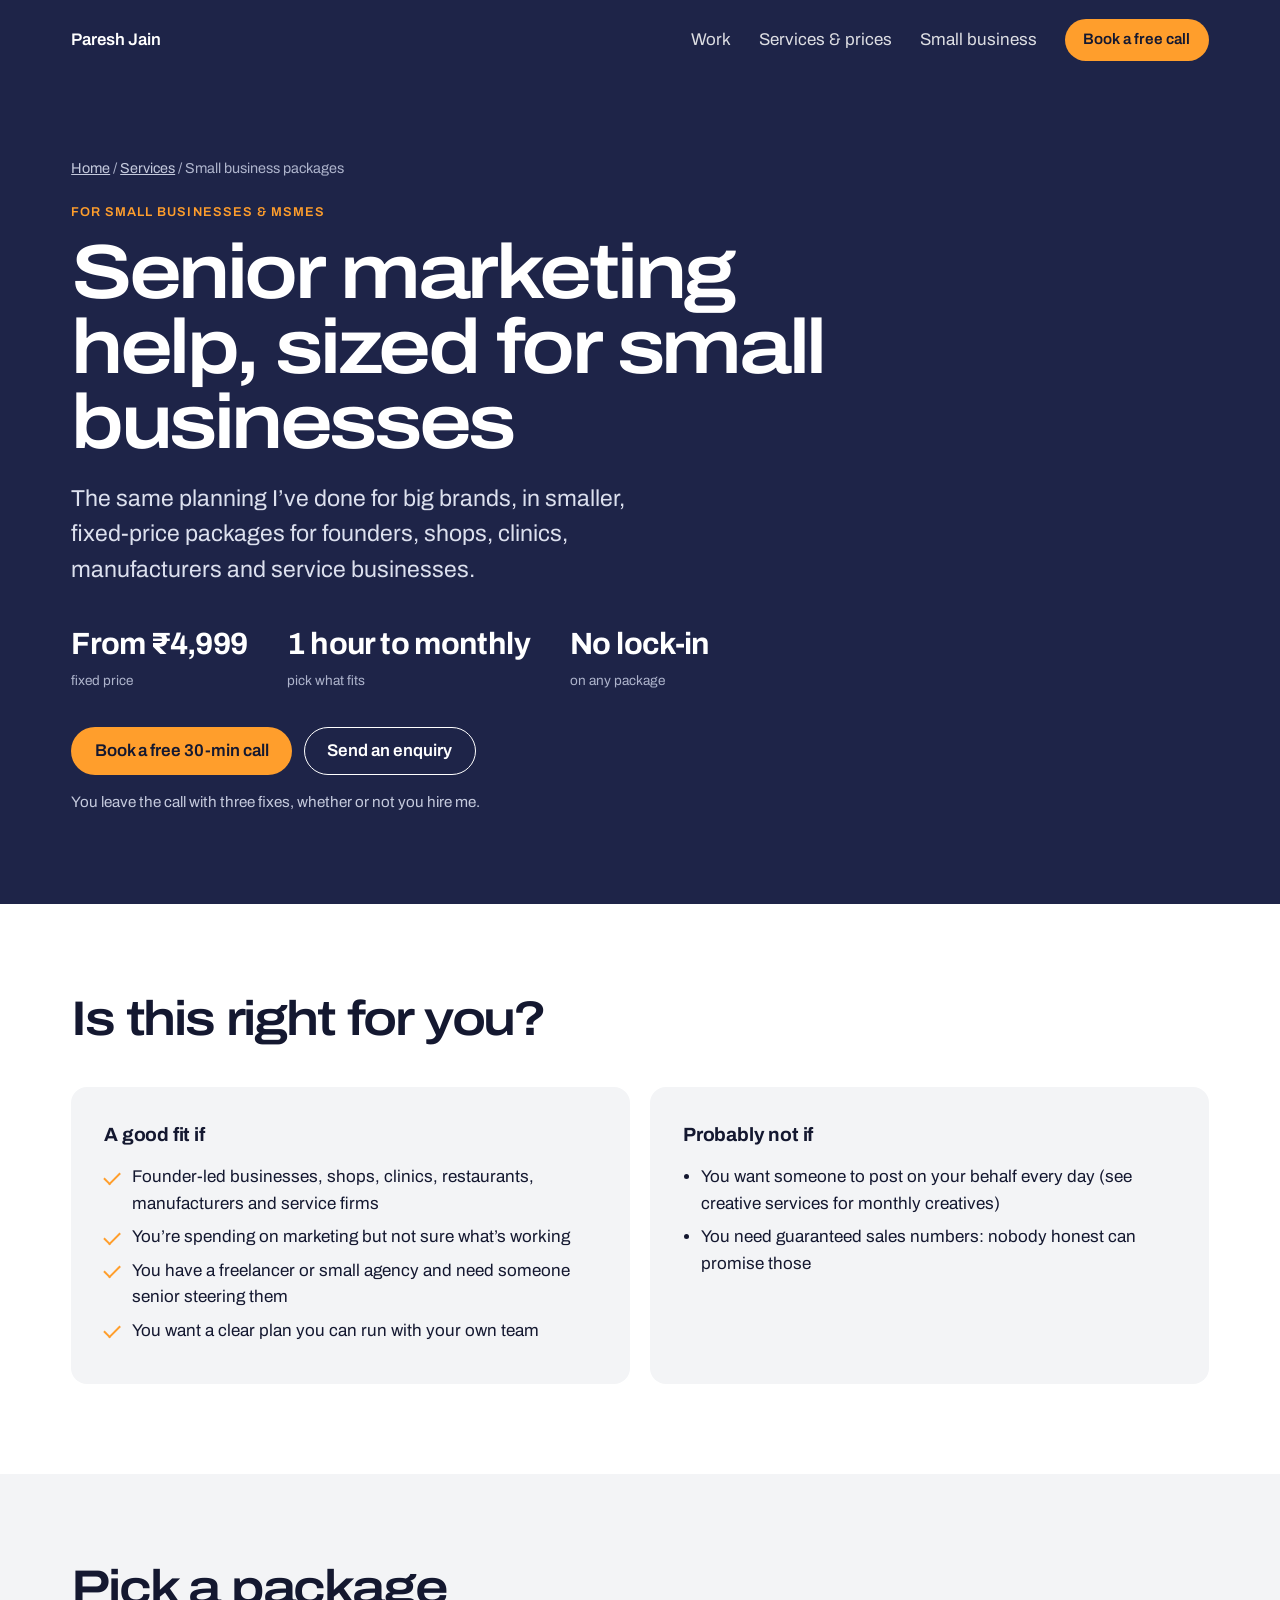
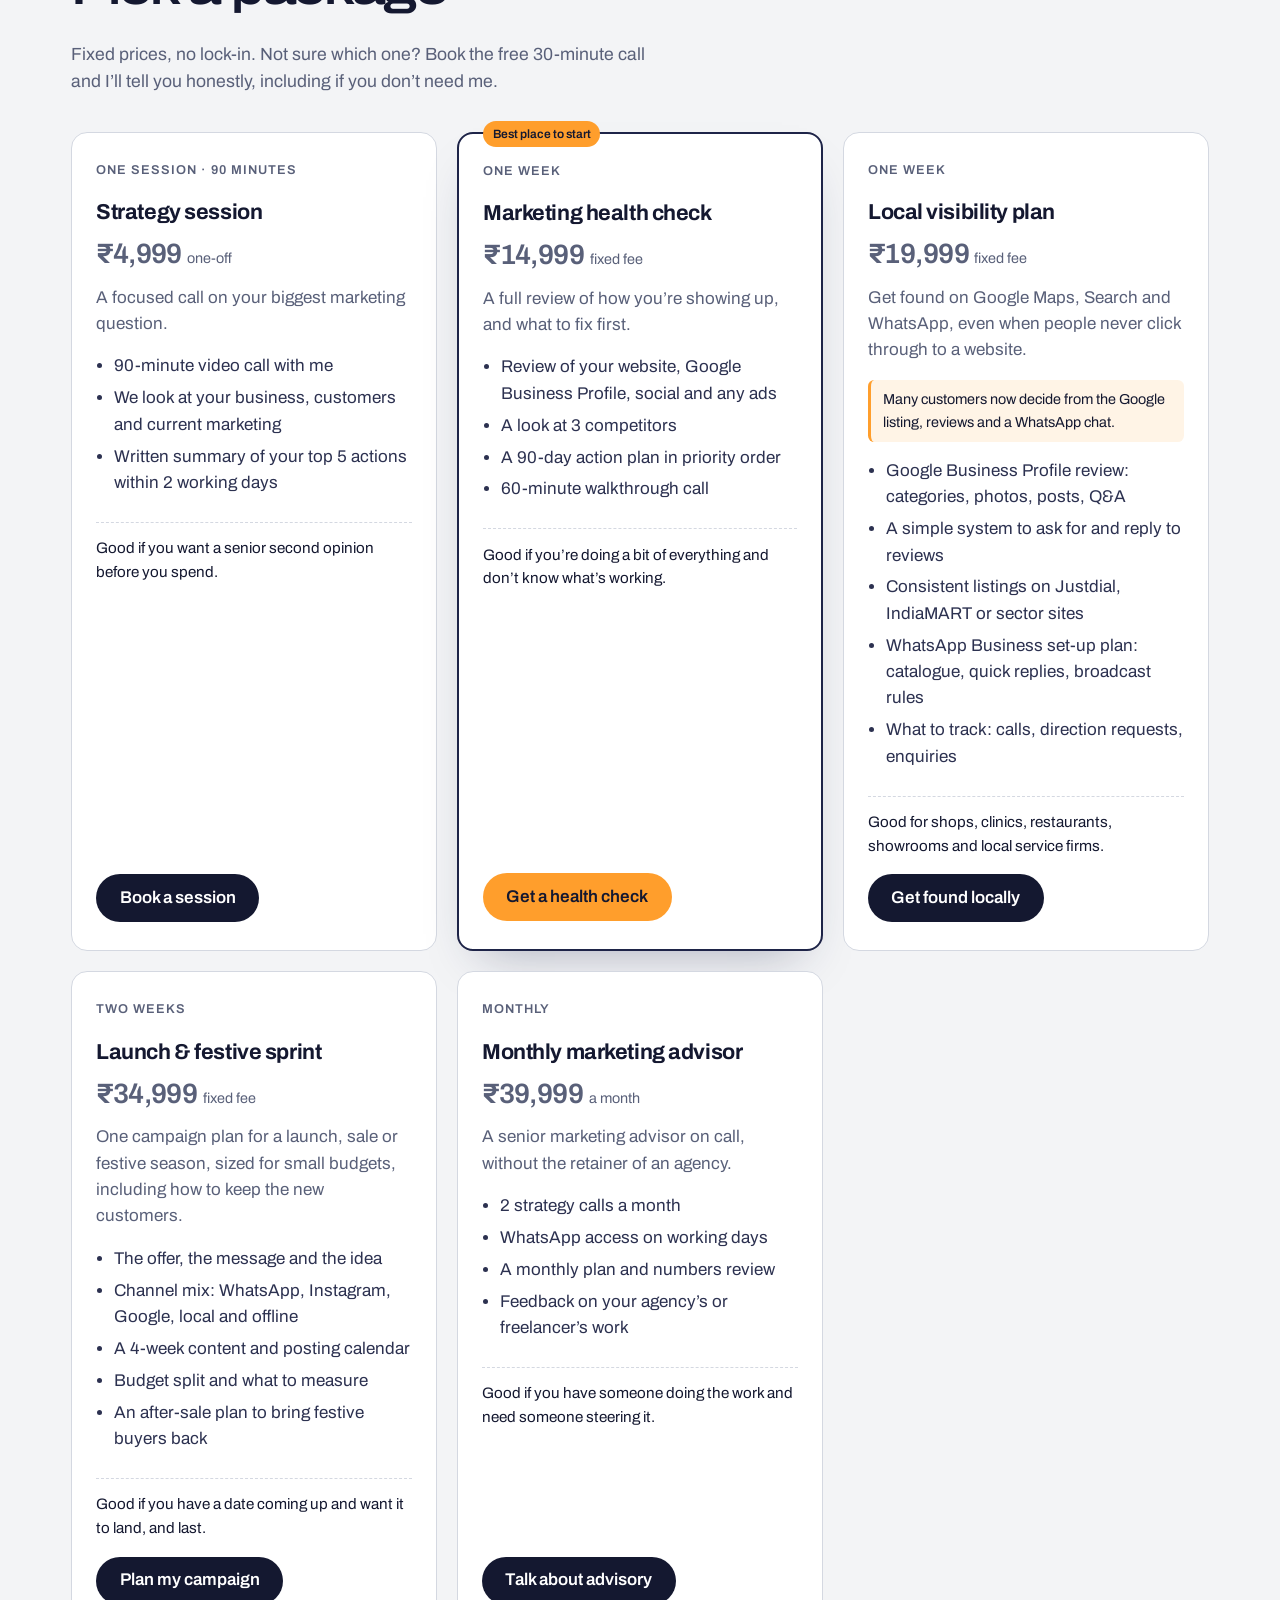
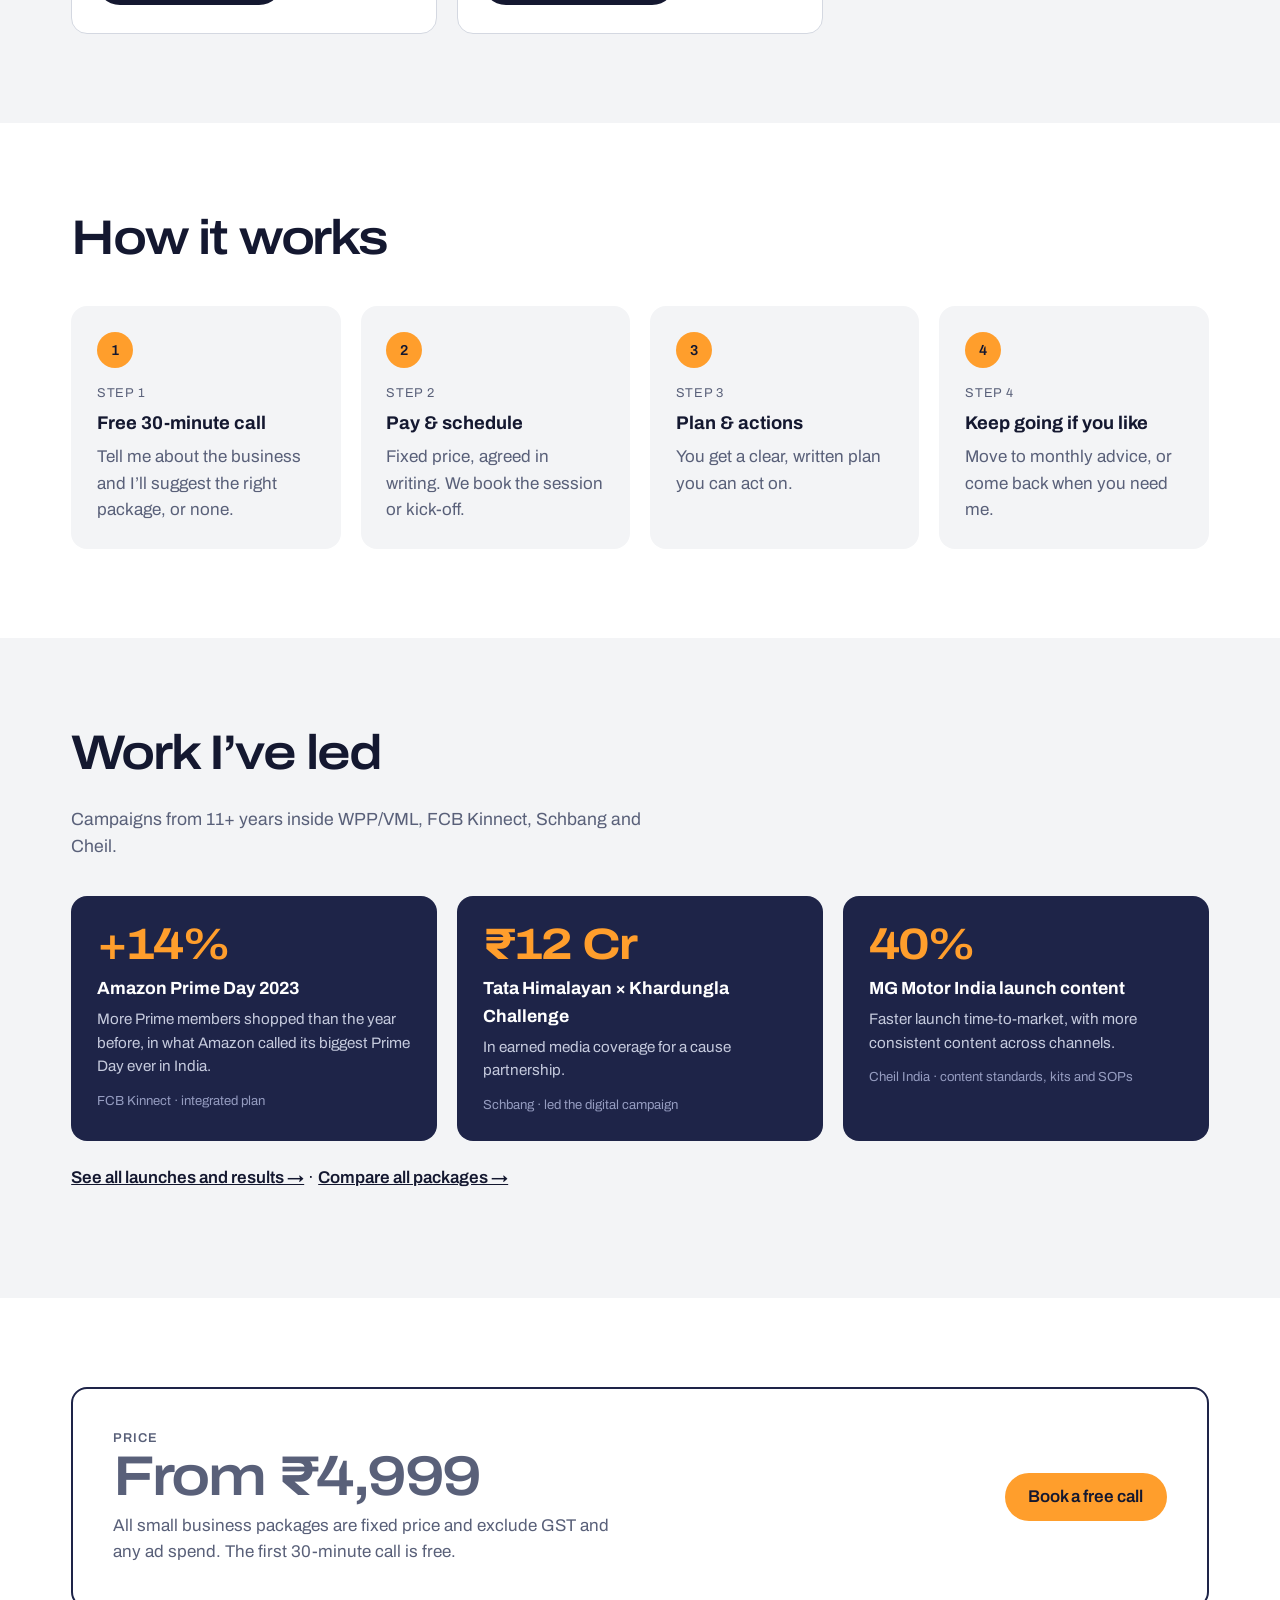
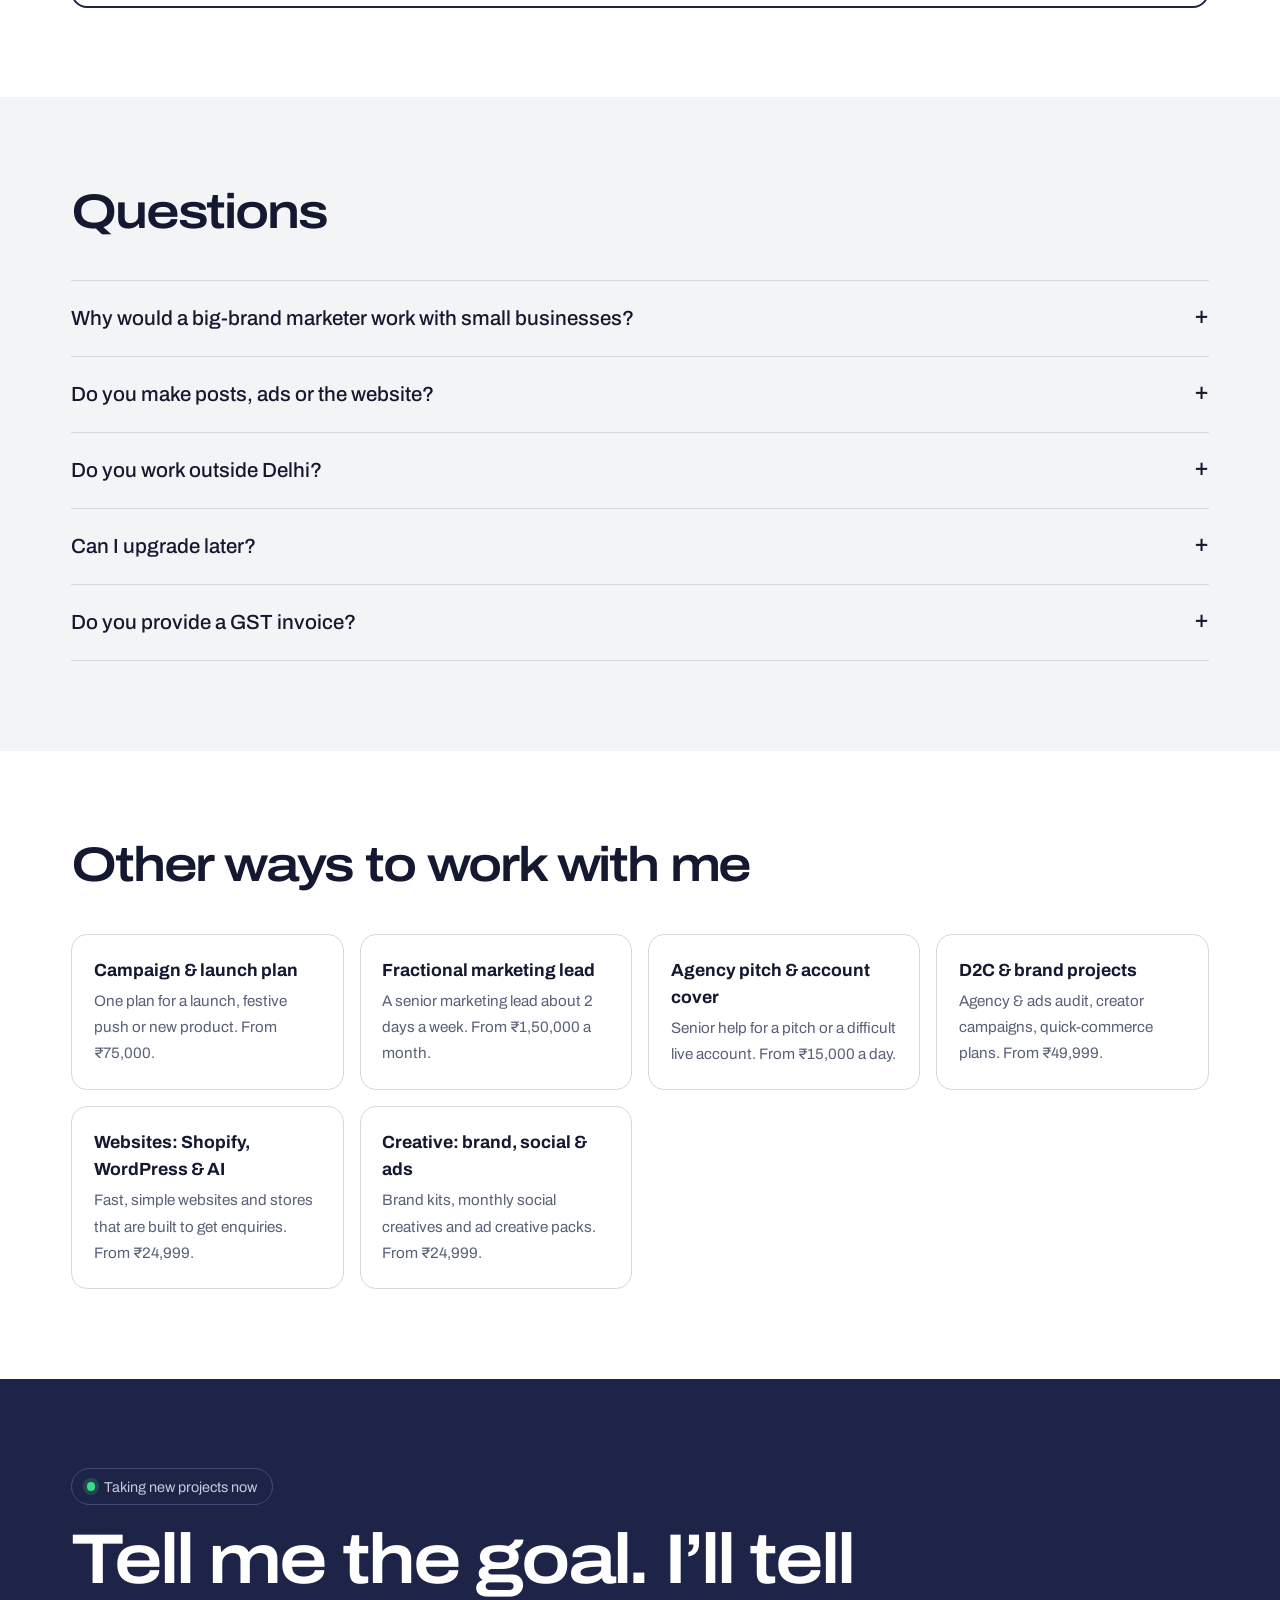
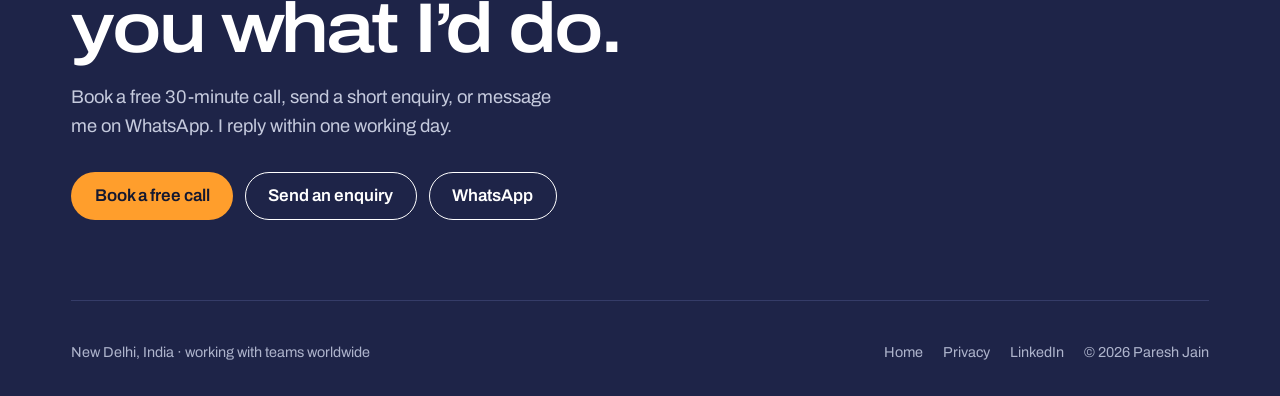
<file: services/small-business-marketing.html>
<!DOCTYPE html>
<html lang="en-IN">
<head>
<meta charset="utf-8">
<meta name="viewport" content="width=device-width, initial-scale=1">
<title>Marketing Packages for Small Businesses &amp; MSMEs | Paresh Jain</title>
<meta name="description" content="Affordable marketing packages for small businesses and MSMEs: a ₹4,999 strategy session, ₹14,999 marketing health check, ₹19,999 local visibility plan (Google, reviews, WhatsApp), ₹34,999 launch &amp; festive sprint and ₹39,999/month marketing advisor.">
<link rel="canonical" href="https://www.pareshjain.com/services/small-business-marketing.html">
<link rel="icon" href="/assets/favicon.svg" type="image/svg+xml">
<meta name="theme-color" content="#1E2448">
<meta property="og:type" content="website">
<meta property="og:site_name" content="Paresh Jain">
<meta property="og:url" content="https://www.pareshjain.com/services/small-business-marketing.html">
<meta property="og:title" content="Marketing Packages for Small Businesses &amp; MSMEs | Paresh Jain">
<meta property="og:description" content="Affordable marketing packages for small businesses and MSMEs: a ₹4,999 strategy session, ₹14,999 marketing health check, ₹19,999 local visibility plan (Google, reviews, WhatsApp), ₹34,999 launch &amp; festive sprint and ₹39,999/month marketing advisor.">
<meta property="og:image" content="https://www.pareshjain.com/assets/og-image.png">
<meta property="og:image:width" content="1200">
<meta property="og:image:height" content="630">
<meta property="og:locale" content="en_IN">
<meta name="twitter:card" content="summary_large_image">
<meta name="twitter:title" content="Marketing Packages for Small Businesses &amp; MSMEs | Paresh Jain">
<meta name="twitter:description" content="Affordable marketing packages for small businesses and MSMEs: a ₹4,999 strategy session, ₹14,999 marketing health check, ₹19,999 local visibility plan (Google, reviews, WhatsApp), ₹34,999 launch &amp; festive sprint and ₹39,999/month marketing advisor.">
<meta name="twitter:image" content="https://www.pareshjain.com/assets/og-image.png">
<link rel="preconnect" href="https://fonts.googleapis.com">
<link rel="preconnect" href="https://fonts.gstatic.com" crossorigin>
<link href="https://fonts.googleapis.com/css2?family=Archivo:wdth,wght@62..125,300..800&display=swap" rel="stylesheet">
<link rel="stylesheet" href="/assets/site.css">
<script src="/assets/tracking.js"></script>
<script defer src="/assets/consent.js"></script>
<script type="application/ld+json">{"@context": "https://schema.org", "@graph": [{"@type": "Service", "name": "Senior marketing help, sized for small businesses", "description": "Affordable marketing packages for small businesses and MSMEs: a ₹4,999 strategy session, ₹14,999 marketing health check, ₹19,999 local visibility plan (Google, reviews, WhatsApp), ₹34,999 launch & festive sprint and ₹39,999/month marketing advisor.", "url": "https://www.pareshjain.com/services/small-business-marketing.html", "provider": {"@type": "Person", "@id": "https://www.pareshjain.com/#paresh", "name": "Paresh Jain", "url": "https://www.pareshjain.com/"}, "areaServed": "Worldwide", "offers": [{"@type": "Offer", "name": "Strategy session", "price": "4999", "priceCurrency": "INR"}, {"@type": "Offer", "name": "Marketing health check", "price": "14999", "priceCurrency": "INR"}, {"@type": "Offer", "name": "Local visibility plan", "price": "19999", "priceCurrency": "INR"}, {"@type": "Offer", "name": "Launch & festive sprint", "price": "34999", "priceCurrency": "INR"}, {"@type": "Offer", "name": "Monthly marketing advisor", "price": "39999", "priceCurrency": "INR"}]}, {"@type": "BreadcrumbList", "itemListElement": [{"@type": "ListItem", "position": 1, "name": "Home", "item": "https://www.pareshjain.com/"}, {"@type": "ListItem", "position": 2, "name": "Services", "item": "https://www.pareshjain.com/#services"}, {"@type": "ListItem", "position": 3, "name": "Small business packages", "item": "https://www.pareshjain.com/services/small-business-marketing.html"}]}, {"@type": "FAQPage", "mainEntity": [{"@type": "Question", "name": "Why would a big-brand marketer work with small businesses?", "acceptedAnswer": {"@type": "Answer", "text": "Because the fundamentals are the same: a clear offer, the right customers and a plan. Small businesses usually get the most from senior advice, because every rupee counts."}}, {"@type": "Question", "name": "Do you make posts, ads or the website?", "acceptedAnswer": {"@type": "Answer", "text": "Yes, through the creative and website packages, which I lead with specialist designers and developers. The packages on this page are about planning and advice."}}, {"@type": "Question", "name": "Do you work outside Delhi?", "acceptedAnswer": {"@type": "Answer", "text": "Yes, everything works over video calls and WhatsApp. I’m in New Delhi if something needs to happen in person."}}, {"@type": "Question", "name": "Can I upgrade later?", "acceptedAnswer": {"@type": "Answer", "text": "Yes. If the health check turns into a bigger project, its fee is adjusted against a launch sprint or plan."}}, {"@type": "Question", "name": "Do you provide a GST invoice?", "acceptedAnswer": {"@type": "Answer", "text": "Prices exclude GST, and you get a proper invoice for every package."}}]}]}</script>
</head>
<body>
<a class="skip" href="#main">Skip to content</a>
<header class="top">
  <div class="wrap">
    <a class="brand" href="/">Paresh Jain</a>
    <nav class="nav" aria-label="Main">
      <a href="/#work">Work</a>
      <a class="mob-keep" href="/?for=sme#services"><span class="lg">Services &amp; prices</span><span class="sm">Services</span></a>
      <a href="/services/small-business-marketing.html">Small business</a>
      <a class="btn btn-sun" href="https://calendar.google.com/calendar/u/0/appointments/schedules/AcZssZ1380Zcu-WXHLTQi5dZqrbtbLfTN_Pl_yzwDjDL7QWRDAgHdRhg_jQIUqrLBvdR7pw_g4_Txei-" target="_blank" rel="noopener" data-track="svcpage_nav_call">Book a free call</a>
    </nav>
  </div>
</header>

<main id="main">
<section class="s-hero">
  <div class="wrap">
    <p class="crumb"><a href="/">Home</a> / <a href="/?for=sme#services">Services</a> / Small business packages</p>
    <p class="tier">For small businesses &amp; MSMEs</p>
    <h1>Senior marketing help, sized for small businesses</h1>
    <p class="lede">The same planning I’ve done for big brands, in smaller, fixed-price packages for founders, shops, clinics, manufacturers and service businesses.</p>
    <ul class="hero-meta"><li><b>From ₹4,999</b><span>fixed price</span></li><li><b>1 hour to monthly</b><span>pick what fits</span></li><li><b>No lock-in</b><span>on any package</span></li></ul>
    <div class="ctas">
      <a class="btn btn-sun" href="https://calendar.google.com/calendar/u/0/appointments/schedules/AcZssZ1380Zcu-WXHLTQi5dZqrbtbLfTN_Pl_yzwDjDL7QWRDAgHdRhg_jQIUqrLBvdR7pw_g4_Txei-" target="_blank" rel="noopener" data-track="svcpage_hero_call">Book a free 30-min call</a>
      <a class="btn btn-line" href="/?need=sme#contact" data-track="svcpage_hero_enquire">Send an enquiry</a>
    </div>
    <p class="hero-note">You leave the call with three fixes, whether or not you hire me.</p>
  </div>
</section>

<section class="sec white" id="fit">
  <div class="wrap">
    <h2>Is this right for you?</h2>
    <div class="two">
      <div class="box"><h3>A good fit if</h3><ul class="ticks"><li>Founder-led businesses, shops, clinics, restaurants, manufacturers and service firms</li><li>You’re spending on marketing but not sure what’s working</li><li>You have a freelancer or small agency and need someone senior steering them</li><li>You want a clear plan you can run with your own team</li></ul></div>
      <div class="box no"><h3>Probably not if</h3><ul><li>You want someone to post on your behalf every day (see creative services for monthly creatives)</li><li>You need guaranteed sales numbers: nobody honest can promise those</li></ul></div>
    </div>
  </div>
</section>

<section class="sec" id="packages">
  <div class="wrap">
    <h2>Pick a package</h2>
    <p class="sub">Fixed prices, no lock-in. Not sure which one? Book the free 30-minute call and I’ll tell you honestly, including if you don’t need me.</p>
    <div class="grid-3"><article class="pkg" id="sme_session"><p class="tier">One session · 90 minutes</p><h3>Strategy session</h3><p class="price">₹4,999 <small>one-off</small></p><p>A focused call on your biggest marketing question.</p><ul><li>90-minute video call with me</li><li>We look at your business, customers and current marketing</li><li>Written summary of your top 5 actions within 2 working days</li></ul><p class="fit">Good if you want a senior second opinion before you spend.</p><a class="btn btn-ink" href="/?need=sme_session#contact" data-track="pkg_sme_session">Book a session</a></article><article class="pkg pick" id="sme_audit"><p class="tier">One week</p><h3>Marketing health check</h3><p class="price">₹14,999 <small>fixed fee</small></p><p>A full review of how you’re showing up, and what to fix first.</p><ul><li>Review of your website, Google Business Profile, social and any ads</li><li>A look at 3 competitors</li><li>A 90-day action plan in priority order</li><li>60-minute walkthrough call</li></ul><p class="fit">Good if you’re doing a bit of everything and don’t know what’s working.</p><a class="btn btn-sun" href="/?need=sme_audit#contact" data-track="pkg_sme_audit">Get a health check</a></article><article class="pkg" id="sme_local"><p class="tier">One week</p><h3>Local visibility plan</h3><p class="price">₹19,999 <small>fixed fee</small></p><p>Get found on Google Maps, Search and WhatsApp, even when people never click through to a website.</p><p class="why">Many customers now decide from the Google listing, reviews and a WhatsApp chat.</p><ul><li>Google Business Profile review: categories, photos, posts, Q&amp;A</li><li>A simple system to ask for and reply to reviews</li><li>Consistent listings on Justdial, IndiaMART or sector sites</li><li>WhatsApp Business set-up plan: catalogue, quick replies, broadcast rules</li><li>What to track: calls, direction requests, enquiries</li></ul><p class="fit">Good for shops, clinics, restaurants, showrooms and local service firms.</p><a class="btn btn-ink" href="/?need=sme_local#contact" data-track="pkg_sme_local">Get found locally</a></article><article class="pkg" id="sme_sprint"><p class="tier">Two weeks</p><h3>Launch &amp; festive sprint</h3><p class="price">₹34,999 <small>fixed fee</small></p><p>One campaign plan for a launch, sale or festive season, sized for small budgets, including how to keep the new customers.</p><ul><li>The offer, the message and the idea</li><li>Channel mix: WhatsApp, Instagram, Google, local and offline</li><li>A 4-week content and posting calendar</li><li>Budget split and what to measure</li><li>An after-sale plan to bring festive buyers back</li></ul><p class="fit">Good if you have a date coming up and want it to land, and last.</p><a class="btn btn-ink" href="/?need=sme_sprint#contact" data-track="pkg_sme_sprint">Plan my campaign</a></article><article class="pkg" id="sme_advisor"><p class="tier">Monthly</p><h3>Monthly marketing advisor</h3><p class="price">₹39,999 <small>a month</small></p><p>A senior marketing advisor on call, without the retainer of an agency.</p><ul><li>2 strategy calls a month</li><li>WhatsApp access on working days</li><li>A monthly plan and numbers review</li><li>Feedback on your agency’s or freelancer’s work</li></ul><p class="fit">Good if you have someone doing the work and need someone steering it.</p><a class="btn btn-ink" href="/?need=sme_advisor#contact" data-track="pkg_sme_advisor">Talk about advisory</a></article></div>
  </div>
</section>


<section class="sec white" id="how">
  <div class="wrap">
    <h2>How it works</h2>
    <ol class="steps"><li><span class="when">Step 1</span><h3>Free 30-minute call</h3><p>Tell me about the business and I’ll suggest the right package, or none.</p></li><li><span class="when">Step 2</span><h3>Pay &amp; schedule</h3><p>Fixed price, agreed in writing. We book the session or kick-off.</p></li><li><span class="when">Step 3</span><h3>Plan &amp; actions</h3><p>You get a clear, written plan you can act on.</p></li><li><span class="when">Step 4</span><h3>Keep going if you like</h3><p>Move to monthly advice, or come back when you need me.</p></li></ol>
  </div>
</section>

<section class="sec" id="proof">
  <div class="wrap">
    <h2>Work I’ve led</h2>
    <p class="sub">Campaigns from 11+ years inside WPP/VML, FCB Kinnect, Schbang and Cheil.</p>
    <div class="proof"><article><b>+14%</b><h3>Amazon Prime Day 2023</h3><p>More Prime members shopped than the year before, in what Amazon called its biggest Prime Day ever in India.</p><small>FCB Kinnect · integrated plan</small></article><article><b>₹12 Cr</b><h3>Tata Himalayan × Khardungla Challenge</h3><p>In earned media coverage for a cause partnership.</p><small>Schbang · led the digital campaign</small></article><article><b>40%</b><h3>MG Motor India launch content</h3><p>Faster launch time-to-market, with more consistent content across channels.</p><small>Cheil India · content standards, kits and SOPs</small></article></div>
    <p class="more"><a href="/#work">See all launches and results →</a> · <a href="/?for=sme#services">Compare all packages →</a></p>
  </div>
</section>

<section class="sec white" id="price">
  <div class="wrap">
    <div class="pricebox">
      <div><p class="tier muted">Price</p><p class="price-big">From ₹4,999</p><p>All small business packages are fixed price and exclude GST and any ad spend. The first 30-minute call is free.</p></div>
      <a class="btn btn-sun" href="https://calendar.google.com/calendar/u/0/appointments/schedules/AcZssZ1380Zcu-WXHLTQi5dZqrbtbLfTN_Pl_yzwDjDL7QWRDAgHdRhg_jQIUqrLBvdR7pw_g4_Txei-" target="_blank" rel="noopener" data-track="svcpage_price_call">Book a free call</a>
    </div>
  </div>
</section>

<section class="sec" id="faq">
  <div class="wrap">
    <h2>Questions</h2>
    <div class="faq"><details><summary>Why would a big-brand marketer work with small businesses?</summary><p>Because the fundamentals are the same: a clear offer, the right customers and a plan. Small businesses usually get the most from senior advice, because every rupee counts.</p></details><details><summary>Do you make posts, ads or the website?</summary><p>Yes, through the creative and website packages, which I lead with specialist designers and developers. The packages on this page are about planning and advice.</p></details><details><summary>Do you work outside Delhi?</summary><p>Yes, everything works over video calls and WhatsApp. I’m in New Delhi if something needs to happen in person.</p></details><details><summary>Can I upgrade later?</summary><p>Yes. If the health check turns into a bigger project, its fee is adjusted against a launch sprint or plan.</p></details><details><summary>Do you provide a GST invoice?</summary><p>Prices exclude GST, and you get a proper invoice for every package.</p></details></div>
  </div>
</section>

<section class="sec white" id="other-services">
  <div class="wrap">
    <h2>Other ways to work with me</h2>
    <div class="others"><a href="/services/campaign-launch-plan.html"><b>Campaign &amp; launch plan</b><span>One plan for a launch, festive push or new product. From ₹75,000.</span></a><a href="/services/fractional-marketing-lead.html"><b>Fractional marketing lead</b><span>A senior marketing lead about 2 days a week. From ₹1,50,000 a month.</span></a><a href="/services/agency-pitch-account-cover.html"><b>Agency pitch &amp; account cover</b><span>Senior help for a pitch or a difficult live account. From ₹15,000 a day.</span></a><a href="/services/d2c-brand-growth.html"><b>D2C &amp; brand projects</b><span>Agency &amp; ads audit, creator campaigns, quick-commerce plans. From ₹49,999.</span></a><a href="/services/website-development.html"><b>Websites: Shopify, WordPress &amp; AI</b><span>Fast, simple websites and stores that are built to get enquiries. From ₹24,999.</span></a><a href="/services/creative-services.html"><b>Creative: brand, social &amp; ads</b><span>Brand kits, monthly social creatives and ad creative packs. From ₹24,999.</span></a></div>
  </div>
</section>

<section class="close">
  <div class="wrap">
    <p class="avail">Taking new projects now</p>
    <h2>Tell me the goal. I’ll tell you what I’d do.</h2>
    <p class="lede">Book a free 30-minute call, send a short enquiry, or message me on WhatsApp. I reply within one working day.</p>
    <div class="ctas">
      <a class="btn btn-sun" href="https://calendar.google.com/calendar/u/0/appointments/schedules/AcZssZ1380Zcu-WXHLTQi5dZqrbtbLfTN_Pl_yzwDjDL7QWRDAgHdRhg_jQIUqrLBvdR7pw_g4_Txei-" target="_blank" rel="noopener" data-track="svcpage_close_call">Book a free call</a>
      <a class="btn btn-line" href="/?need=sme#contact" data-track="svcpage_close_enquire">Send an enquiry</a>
      <a class="btn btn-line" href="https://wa.me/919999896986?text=Hi%20Paresh%2C%20I%20saw%20your%20site%20and%20want%20to%20talk%20about%20our%20marketing." target="_blank" rel="noopener" data-track="svcpage_close_whatsapp">WhatsApp</a>
    </div>
    <footer class="foot">
      <span>New Delhi, India · working with teams worldwide</span>
      <nav aria-label="Footer"><a href="/">Home</a><a href="/privacy.html">Privacy</a><a href="https://www.linkedin.com/in/paresh-jain-662b7589/" target="_blank" rel="noopener">LinkedIn</a><span>© 2026 Paresh Jain</span></nav>
    </footer>
  </div>
</section>
</main>

<div class="mbar">
  <a class="btn btn-sun" href="https://calendar.google.com/calendar/u/0/appointments/schedules/AcZssZ1380Zcu-WXHLTQi5dZqrbtbLfTN_Pl_yzwDjDL7QWRDAgHdRhg_jQIUqrLBvdR7pw_g4_Txei-" target="_blank" rel="noopener" data-track="svcpage_mbar_call">Book a free call</a>
  <a class="btn btn-line" href="https://wa.me/919999896986?text=Hi%20Paresh%2C%20I%20saw%20your%20site%20and%20want%20to%20talk%20about%20our%20marketing." target="_blank" rel="noopener" data-track="svcpage_mbar_whatsapp">WhatsApp</a>
</div>
<script>
(function(){
  function track(name, params){
    try{ if(window.gtag) gtag('event', name, params||{}); }catch(e){}
    try{ if(window.fbq && PJ.META_PIXEL){ if(name==='whatsapp_click'||name==='call_click') fbq('track','Contact',params||{}); else fbq('trackCustom', name, params||{}); } }catch(e){}
  }
  document.addEventListener('click', function(e){
    var a=e.target.closest('[data-track]'); if(!a) return;
    var t=a.dataset.track, name='cta_click';
    if(t.indexOf('whatsapp')>-1) name='whatsapp_click';
    else if(t.indexOf('call')>-1) name='call_click';
    track(name, {cta:t, page:location.pathname});
  });
})();
</script>
</body>
</html>
</file>
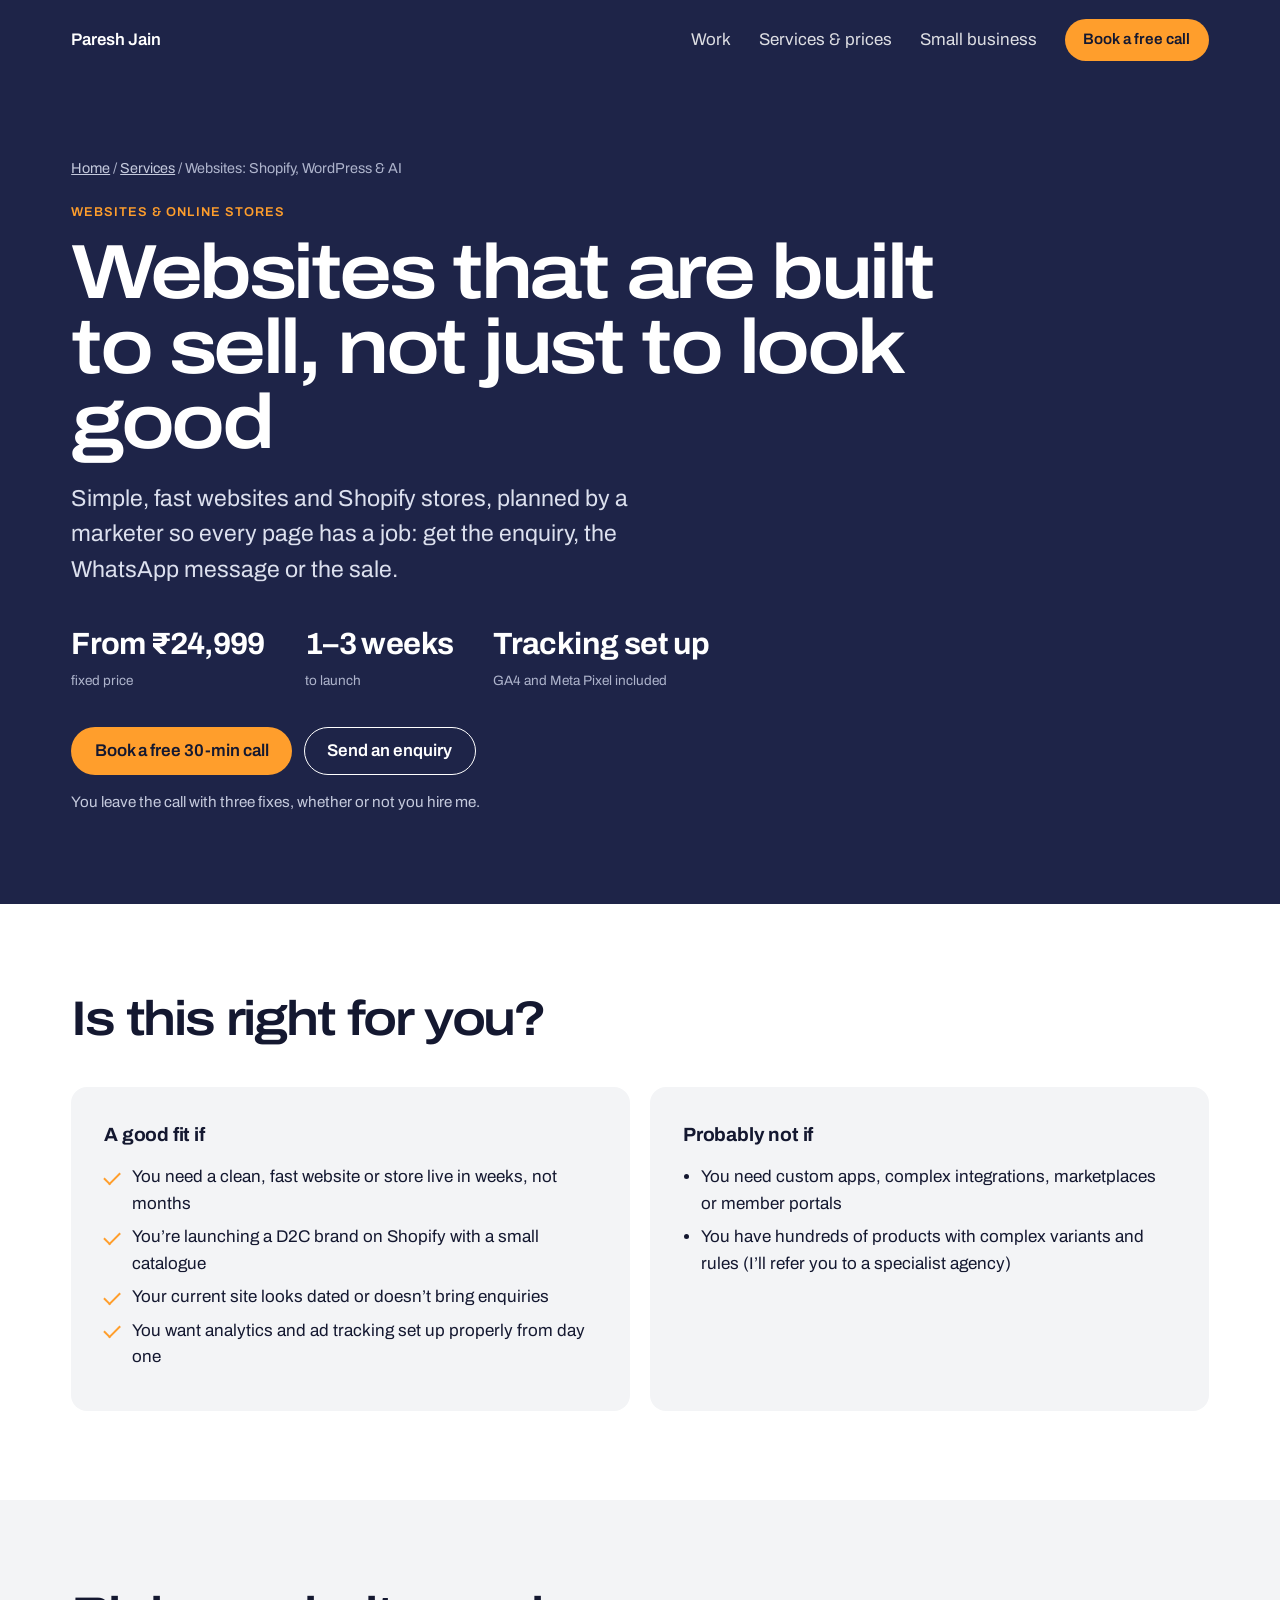
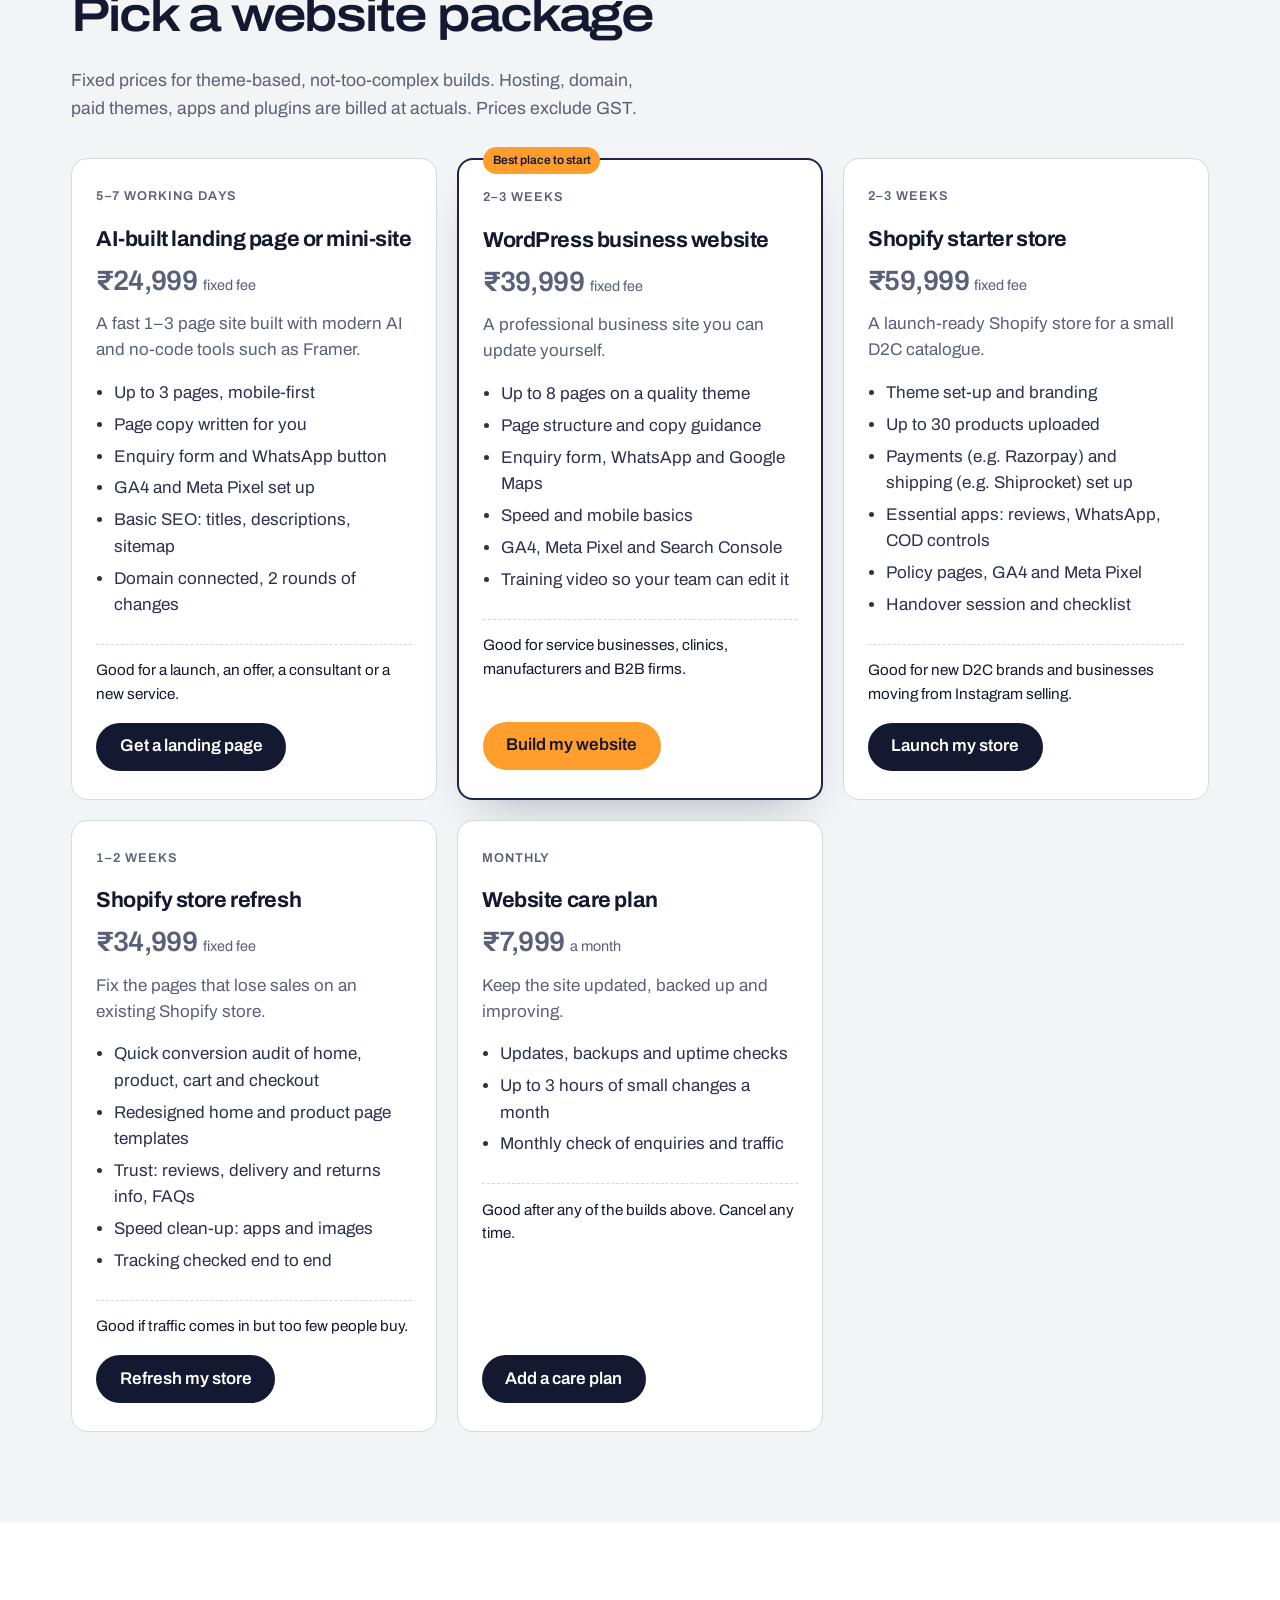
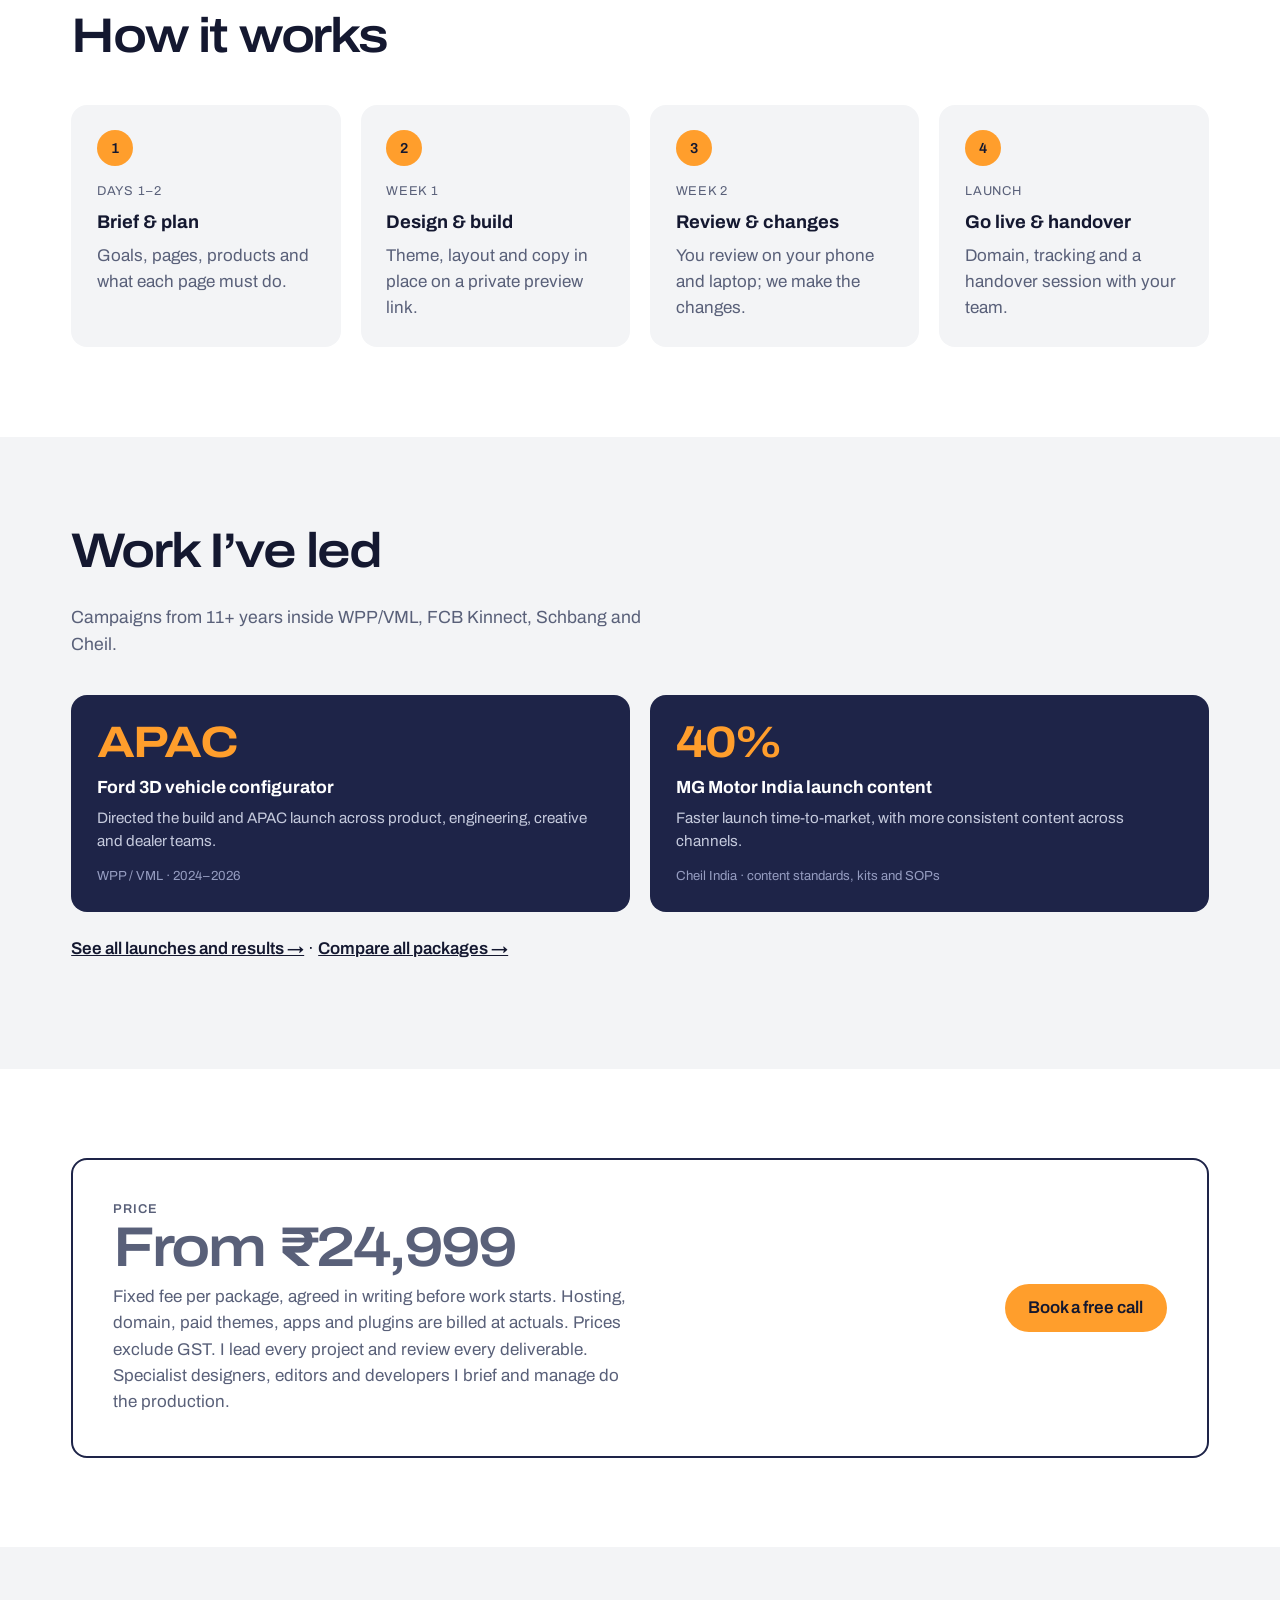
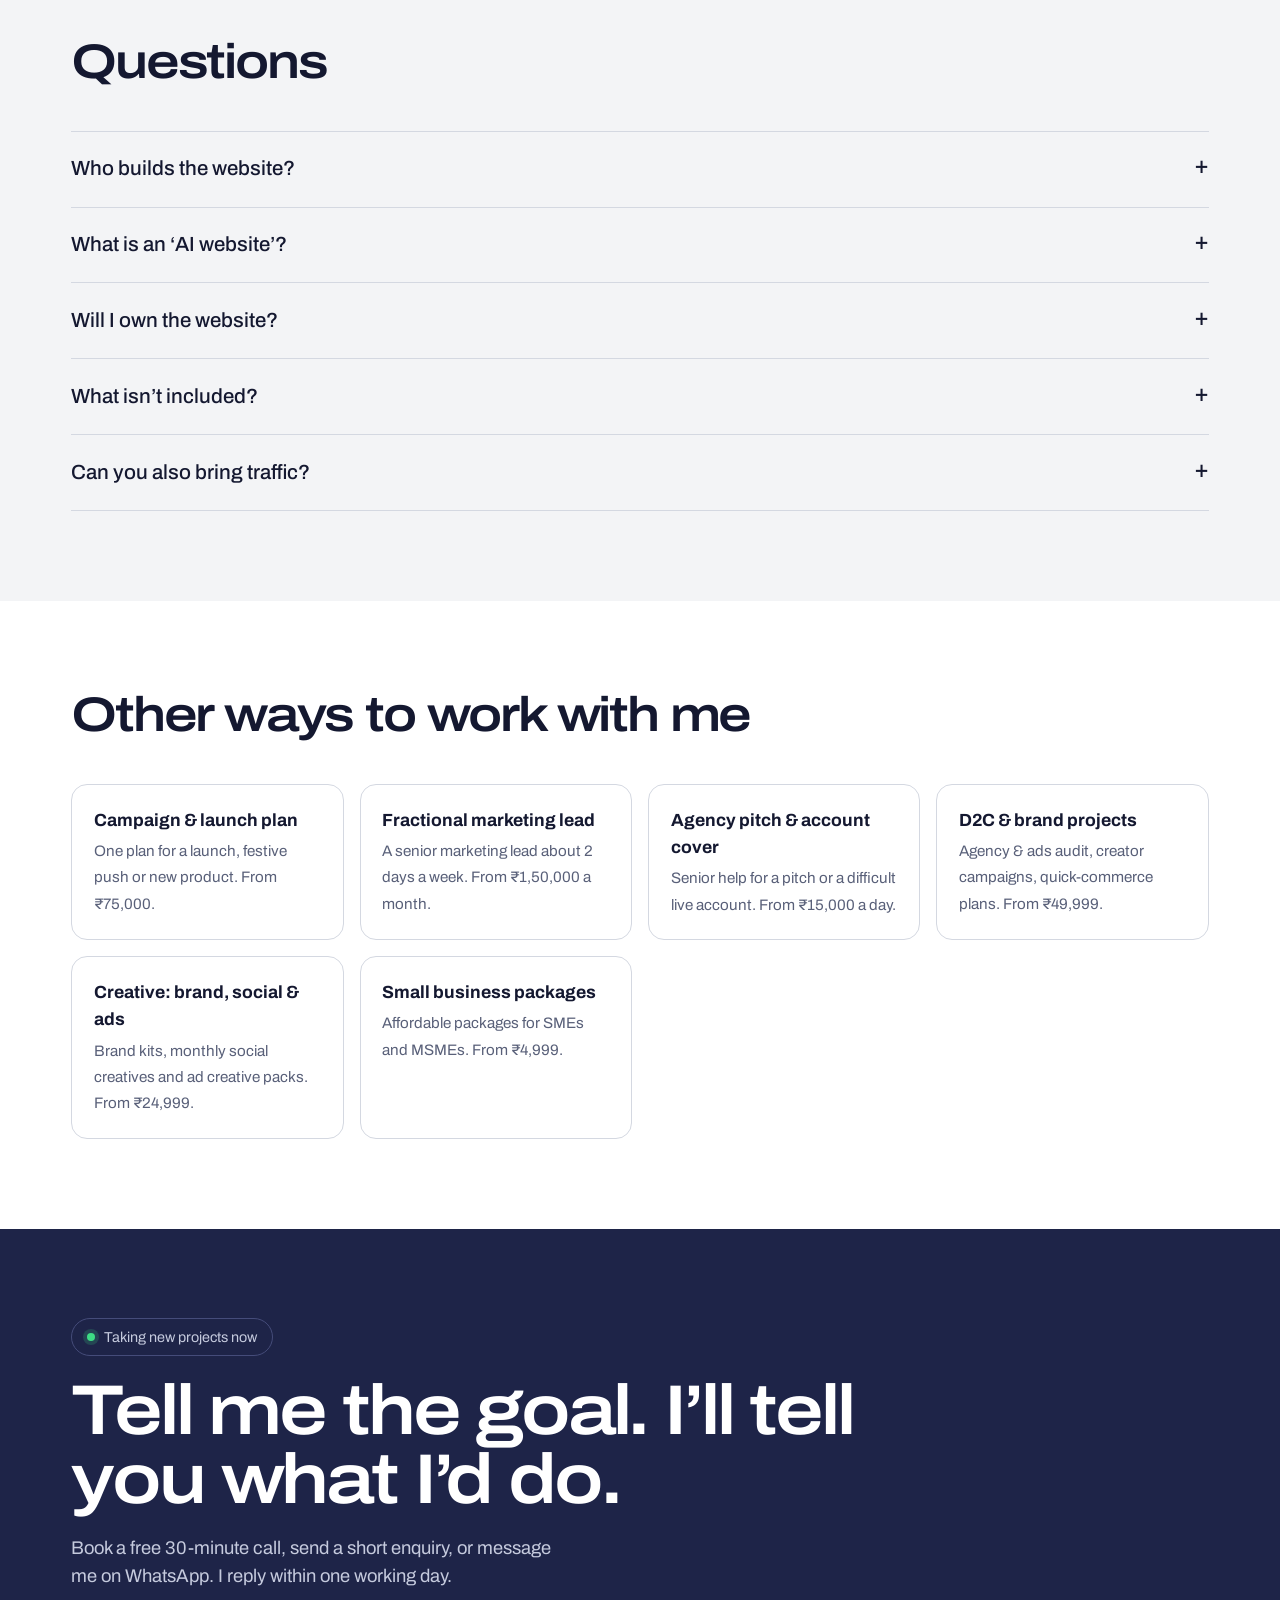
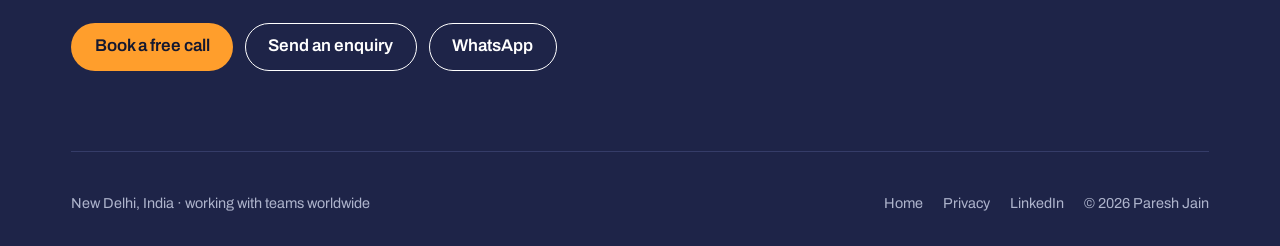
<file: services/website-development.html>
<!DOCTYPE html>
<html lang="en-IN">
<head>
<meta charset="utf-8">
<meta name="viewport" content="width=device-width, initial-scale=1">
<title>Shopify, WordPress &amp; AI Website Packages | Paresh Jain</title>
<meta name="description" content="Fixed-price websites for small businesses and D2C brands: AI-built landing pages from ₹24,999, WordPress business sites ₹39,999, Shopify starter stores ₹59,999, Shopify refresh ₹34,999 and care plans from ₹7,999/month.">
<link rel="canonical" href="https://www.pareshjain.com/services/website-development.html">
<link rel="icon" href="/assets/favicon.svg" type="image/svg+xml">
<meta name="theme-color" content="#1E2448">
<meta property="og:type" content="website">
<meta property="og:site_name" content="Paresh Jain">
<meta property="og:url" content="https://www.pareshjain.com/services/website-development.html">
<meta property="og:title" content="Shopify, WordPress &amp; AI Website Packages | Paresh Jain">
<meta property="og:description" content="Fixed-price websites for small businesses and D2C brands: AI-built landing pages from ₹24,999, WordPress business sites ₹39,999, Shopify starter stores ₹59,999, Shopify refresh ₹34,999 and care plans from ₹7,999/month.">
<meta property="og:image" content="https://www.pareshjain.com/assets/og-image.png">
<meta property="og:image:width" content="1200">
<meta property="og:image:height" content="630">
<meta property="og:locale" content="en_IN">
<meta name="twitter:card" content="summary_large_image">
<meta name="twitter:title" content="Shopify, WordPress &amp; AI Website Packages | Paresh Jain">
<meta name="twitter:description" content="Fixed-price websites for small businesses and D2C brands: AI-built landing pages from ₹24,999, WordPress business sites ₹39,999, Shopify starter stores ₹59,999, Shopify refresh ₹34,999 and care plans from ₹7,999/month.">
<meta name="twitter:image" content="https://www.pareshjain.com/assets/og-image.png">
<link rel="preconnect" href="https://fonts.googleapis.com">
<link rel="preconnect" href="https://fonts.gstatic.com" crossorigin>
<link href="https://fonts.googleapis.com/css2?family=Archivo:wdth,wght@62..125,300..800&display=swap" rel="stylesheet">
<link rel="stylesheet" href="/assets/site.css">
<script src="/assets/tracking.js"></script>
<script defer src="/assets/consent.js"></script>
<script type="application/ld+json">{"@context": "https://schema.org", "@graph": [{"@type": "Service", "name": "Websites that are built to sell, not just to look good", "description": "Fixed-price websites for small businesses and D2C brands: AI-built landing pages from ₹24,999, WordPress business sites ₹39,999, Shopify starter stores ₹59,999, Shopify refresh ₹34,999 and care plans from ₹7,999/month.", "url": "https://www.pareshjain.com/services/website-development.html", "provider": {"@type": "Person", "@id": "https://www.pareshjain.com/#paresh", "name": "Paresh Jain", "url": "https://www.pareshjain.com/"}, "areaServed": "Worldwide", "offers": [{"@type": "Offer", "name": "AI-built landing page or mini-site", "price": "24999", "priceCurrency": "INR"}, {"@type": "Offer", "name": "WordPress business website", "price": "39999", "priceCurrency": "INR"}, {"@type": "Offer", "name": "Shopify starter store", "price": "59999", "priceCurrency": "INR"}, {"@type": "Offer", "name": "Shopify store refresh", "price": "34999", "priceCurrency": "INR"}, {"@type": "Offer", "name": "Website care plan", "price": "7999", "priceCurrency": "INR"}]}, {"@type": "BreadcrumbList", "itemListElement": [{"@type": "ListItem", "position": 1, "name": "Home", "item": "https://www.pareshjain.com/"}, {"@type": "ListItem", "position": 2, "name": "Services", "item": "https://www.pareshjain.com/#services"}, {"@type": "ListItem", "position": 3, "name": "Websites: Shopify, WordPress & AI", "item": "https://www.pareshjain.com/services/website-development.html"}]}, {"@type": "FAQPage", "mainEntity": [{"@type": "Question", "name": "Who builds the website?", "acceptedAnswer": {"@type": "Answer", "text": "I lead every project and review every deliverable. Specialist designers, editors and developers I brief and manage do the production."}}, {"@type": "Question", "name": "What is an ‘AI website’?", "acceptedAnswer": {"@type": "Answer", "text": "A site built with modern AI-assisted, no-code tools such as Framer. It’s fast to build and easy to change, which suits landing pages and small sites."}}, {"@type": "Question", "name": "Will I own the website?", "acceptedAnswer": {"@type": "Answer", "text": "Yes. The domain, hosting and store accounts are in your name, and you get all logins at handover."}}, {"@type": "Question", "name": "What isn’t included?", "acceptedAnswer": {"@type": "Answer", "text": "Custom apps, complex integrations, large catalogue migrations and paid themes or plugins. I’ll quote separately or refer you to a specialist."}}, {"@type": "Question", "name": "Can you also bring traffic?", "acceptedAnswer": {"@type": "Answer", "text": "Yes. Pair the site with a launch sprint, an ads audit or the monthly advisor package."}}]}]}</script>
</head>
<body>
<a class="skip" href="#main">Skip to content</a>
<header class="top">
  <div class="wrap">
    <a class="brand" href="/">Paresh Jain</a>
    <nav class="nav" aria-label="Main">
      <a href="/#work">Work</a>
      <a class="mob-keep" href="/?for=build#services"><span class="lg">Services &amp; prices</span><span class="sm">Services</span></a>
      <a href="/services/small-business-marketing.html">Small business</a>
      <a class="btn btn-sun" href="https://calendar.google.com/calendar/u/0/appointments/schedules/AcZssZ1380Zcu-WXHLTQi5dZqrbtbLfTN_Pl_yzwDjDL7QWRDAgHdRhg_jQIUqrLBvdR7pw_g4_Txei-" target="_blank" rel="noopener" data-track="svcpage_nav_call">Book a free call</a>
    </nav>
  </div>
</header>

<main id="main">
<section class="s-hero">
  <div class="wrap">
    <p class="crumb"><a href="/">Home</a> / <a href="/?for=build#services">Services</a> / Websites: Shopify, WordPress &amp; AI</p>
    <p class="tier">Websites &amp; online stores</p>
    <h1>Websites that are built to sell, not just to look good</h1>
    <p class="lede">Simple, fast websites and Shopify stores, planned by a marketer so every page has a job: get the enquiry, the WhatsApp message or the sale.</p>
    <ul class="hero-meta"><li><b>From ₹24,999</b><span>fixed price</span></li><li><b>1–3 weeks</b><span>to launch</span></li><li><b>Tracking set up</b><span>GA4 and Meta Pixel included</span></li></ul>
    <div class="ctas">
      <a class="btn btn-sun" href="https://calendar.google.com/calendar/u/0/appointments/schedules/AcZssZ1380Zcu-WXHLTQi5dZqrbtbLfTN_Pl_yzwDjDL7QWRDAgHdRhg_jQIUqrLBvdR7pw_g4_Txei-" target="_blank" rel="noopener" data-track="svcpage_hero_call">Book a free 30-min call</a>
      <a class="btn btn-line" href="/?need=web_ai#contact" data-track="svcpage_hero_enquire">Send an enquiry</a>
    </div>
    <p class="hero-note">You leave the call with three fixes, whether or not you hire me.</p>
  </div>
</section>

<section class="sec white" id="fit">
  <div class="wrap">
    <h2>Is this right for you?</h2>
    <div class="two">
      <div class="box"><h3>A good fit if</h3><ul class="ticks"><li>You need a clean, fast website or store live in weeks, not months</li><li>You’re launching a D2C brand on Shopify with a small catalogue</li><li>Your current site looks dated or doesn’t bring enquiries</li><li>You want analytics and ad tracking set up properly from day one</li></ul></div>
      <div class="box no"><h3>Probably not if</h3><ul><li>You need custom apps, complex integrations, marketplaces or member portals</li><li>You have hundreds of products with complex variants and rules (I’ll refer you to a specialist agency)</li></ul></div>
    </div>
  </div>
</section>

<section class="sec" id="packages">
  <div class="wrap">
    <h2>Pick a website package</h2>
    <p class="sub">Fixed prices for theme-based, not-too-complex builds. Hosting, domain, paid themes, apps and plugins are billed at actuals. Prices exclude GST.</p>
    <div class="grid-3"><article class="pkg" id="web_ai"><p class="tier">5–7 working days</p><h3>AI-built landing page or mini-site</h3><p class="price">₹24,999 <small>fixed fee</small></p><p>A fast 1–3 page site built with modern AI and no-code tools such as Framer.</p><ul><li>Up to 3 pages, mobile-first</li><li>Page copy written for you</li><li>Enquiry form and WhatsApp button</li><li>GA4 and Meta Pixel set up</li><li>Basic SEO: titles, descriptions, sitemap</li><li>Domain connected, 2 rounds of changes</li></ul><p class="fit">Good for a launch, an offer, a consultant or a new service.</p><a class="btn btn-ink" href="/?need=web_ai#contact" data-track="pkg_web_ai">Get a landing page</a></article><article class="pkg pick" id="web_wp"><p class="tier">2–3 weeks</p><h3>WordPress business website</h3><p class="price">₹39,999 <small>fixed fee</small></p><p>A professional business site you can update yourself.</p><ul><li>Up to 8 pages on a quality theme</li><li>Page structure and copy guidance</li><li>Enquiry form, WhatsApp and Google Maps</li><li>Speed and mobile basics</li><li>GA4, Meta Pixel and Search Console</li><li>Training video so your team can edit it</li></ul><p class="fit">Good for service businesses, clinics, manufacturers and B2B firms.</p><a class="btn btn-sun" href="/?need=web_wp#contact" data-track="pkg_web_wp">Build my website</a></article><article class="pkg" id="web_shopify"><p class="tier">2–3 weeks</p><h3>Shopify starter store</h3><p class="price">₹59,999 <small>fixed fee</small></p><p>A launch-ready Shopify store for a small D2C catalogue.</p><ul><li>Theme set-up and branding</li><li>Up to 30 products uploaded</li><li>Payments (e.g. Razorpay) and shipping (e.g. Shiprocket) set up</li><li>Essential apps: reviews, WhatsApp, COD controls</li><li>Policy pages, GA4 and Meta Pixel</li><li>Handover session and checklist</li></ul><p class="fit">Good for new D2C brands and businesses moving from Instagram selling.</p><a class="btn btn-ink" href="/?need=web_shopify#contact" data-track="pkg_web_shopify">Launch my store</a></article><article class="pkg" id="web_refresh"><p class="tier">1–2 weeks</p><h3>Shopify store refresh</h3><p class="price">₹34,999 <small>fixed fee</small></p><p>Fix the pages that lose sales on an existing Shopify store.</p><ul><li>Quick conversion audit of home, product, cart and checkout</li><li>Redesigned home and product page templates</li><li>Trust: reviews, delivery and returns info, FAQs</li><li>Speed clean-up: apps and images</li><li>Tracking checked end to end</li></ul><p class="fit">Good if traffic comes in but too few people buy.</p><a class="btn btn-ink" href="/?need=web_refresh#contact" data-track="pkg_web_refresh">Refresh my store</a></article><article class="pkg" id="web_care"><p class="tier">Monthly</p><h3>Website care plan</h3><p class="price">₹7,999 <small>a month</small></p><p>Keep the site updated, backed up and improving.</p><ul><li>Updates, backups and uptime checks</li><li>Up to 3 hours of small changes a month</li><li>Monthly check of enquiries and traffic</li></ul><p class="fit">Good after any of the builds above. Cancel any time.</p><a class="btn btn-ink" href="/?need=web_care#contact" data-track="pkg_web_care">Add a care plan</a></article></div>
  </div>
</section>


<section class="sec white" id="how">
  <div class="wrap">
    <h2>How it works</h2>
    <ol class="steps"><li><span class="when">Days 1–2</span><h3>Brief &amp; plan</h3><p>Goals, pages, products and what each page must do.</p></li><li><span class="when">Week 1</span><h3>Design &amp; build</h3><p>Theme, layout and copy in place on a private preview link.</p></li><li><span class="when">Week 2</span><h3>Review &amp; changes</h3><p>You review on your phone and laptop; we make the changes.</p></li><li><span class="when">Launch</span><h3>Go live &amp; handover</h3><p>Domain, tracking and a handover session with your team.</p></li></ol>
  </div>
</section>

<section class="sec" id="proof">
  <div class="wrap">
    <h2>Work I’ve led</h2>
    <p class="sub">Campaigns from 11+ years inside WPP/VML, FCB Kinnect, Schbang and Cheil.</p>
    <div class="proof"><article><b>APAC</b><h3>Ford 3D vehicle configurator</h3><p>Directed the build and APAC launch across product, engineering, creative and dealer teams.</p><small>WPP / VML · 2024–2026</small></article><article><b>40%</b><h3>MG Motor India launch content</h3><p>Faster launch time-to-market, with more consistent content across channels.</p><small>Cheil India · content standards, kits and SOPs</small></article></div>
    <p class="more"><a href="/#work">See all launches and results →</a> · <a href="/?for=build#services">Compare all packages →</a></p>
  </div>
</section>

<section class="sec white" id="price">
  <div class="wrap">
    <div class="pricebox">
      <div><p class="tier muted">Price</p><p class="price-big">From ₹24,999</p><p>Fixed fee per package, agreed in writing before work starts. Hosting, domain, paid themes, apps and plugins are billed at actuals. Prices exclude GST. I lead every project and review every deliverable. Specialist designers, editors and developers I brief and manage do the production.</p></div>
      <a class="btn btn-sun" href="https://calendar.google.com/calendar/u/0/appointments/schedules/AcZssZ1380Zcu-WXHLTQi5dZqrbtbLfTN_Pl_yzwDjDL7QWRDAgHdRhg_jQIUqrLBvdR7pw_g4_Txei-" target="_blank" rel="noopener" data-track="svcpage_price_call">Book a free call</a>
    </div>
  </div>
</section>

<section class="sec" id="faq">
  <div class="wrap">
    <h2>Questions</h2>
    <div class="faq"><details><summary>Who builds the website?</summary><p>I lead every project and review every deliverable. Specialist designers, editors and developers I brief and manage do the production.</p></details><details><summary>What is an ‘AI website’?</summary><p>A site built with modern AI-assisted, no-code tools such as Framer. It’s fast to build and easy to change, which suits landing pages and small sites.</p></details><details><summary>Will I own the website?</summary><p>Yes. The domain, hosting and store accounts are in your name, and you get all logins at handover.</p></details><details><summary>What isn’t included?</summary><p>Custom apps, complex integrations, large catalogue migrations and paid themes or plugins. I’ll quote separately or refer you to a specialist.</p></details><details><summary>Can you also bring traffic?</summary><p>Yes. Pair the site with a launch sprint, an ads audit or the monthly advisor package.</p></details></div>
  </div>
</section>

<section class="sec white" id="other-services">
  <div class="wrap">
    <h2>Other ways to work with me</h2>
    <div class="others"><a href="/services/campaign-launch-plan.html"><b>Campaign &amp; launch plan</b><span>One plan for a launch, festive push or new product. From ₹75,000.</span></a><a href="/services/fractional-marketing-lead.html"><b>Fractional marketing lead</b><span>A senior marketing lead about 2 days a week. From ₹1,50,000 a month.</span></a><a href="/services/agency-pitch-account-cover.html"><b>Agency pitch &amp; account cover</b><span>Senior help for a pitch or a difficult live account. From ₹15,000 a day.</span></a><a href="/services/d2c-brand-growth.html"><b>D2C &amp; brand projects</b><span>Agency &amp; ads audit, creator campaigns, quick-commerce plans. From ₹49,999.</span></a><a href="/services/creative-services.html"><b>Creative: brand, social &amp; ads</b><span>Brand kits, monthly social creatives and ad creative packs. From ₹24,999.</span></a><a href="/services/small-business-marketing.html"><b>Small business packages</b><span>Affordable packages for SMEs and MSMEs. From ₹4,999.</span></a></div>
  </div>
</section>

<section class="close">
  <div class="wrap">
    <p class="avail">Taking new projects now</p>
    <h2>Tell me the goal. I’ll tell you what I’d do.</h2>
    <p class="lede">Book a free 30-minute call, send a short enquiry, or message me on WhatsApp. I reply within one working day.</p>
    <div class="ctas">
      <a class="btn btn-sun" href="https://calendar.google.com/calendar/u/0/appointments/schedules/AcZssZ1380Zcu-WXHLTQi5dZqrbtbLfTN_Pl_yzwDjDL7QWRDAgHdRhg_jQIUqrLBvdR7pw_g4_Txei-" target="_blank" rel="noopener" data-track="svcpage_close_call">Book a free call</a>
      <a class="btn btn-line" href="/?need=web_ai#contact" data-track="svcpage_close_enquire">Send an enquiry</a>
      <a class="btn btn-line" href="https://wa.me/919999896986?text=Hi%20Paresh%2C%20I%20saw%20your%20site%20and%20want%20to%20talk%20about%20our%20marketing." target="_blank" rel="noopener" data-track="svcpage_close_whatsapp">WhatsApp</a>
    </div>
    <footer class="foot">
      <span>New Delhi, India · working with teams worldwide</span>
      <nav aria-label="Footer"><a href="/">Home</a><a href="/privacy.html">Privacy</a><a href="https://www.linkedin.com/in/paresh-jain-662b7589/" target="_blank" rel="noopener">LinkedIn</a><span>© 2026 Paresh Jain</span></nav>
    </footer>
  </div>
</section>
</main>

<div class="mbar">
  <a class="btn btn-sun" href="https://calendar.google.com/calendar/u/0/appointments/schedules/AcZssZ1380Zcu-WXHLTQi5dZqrbtbLfTN_Pl_yzwDjDL7QWRDAgHdRhg_jQIUqrLBvdR7pw_g4_Txei-" target="_blank" rel="noopener" data-track="svcpage_mbar_call">Book a free call</a>
  <a class="btn btn-line" href="https://wa.me/919999896986?text=Hi%20Paresh%2C%20I%20saw%20your%20site%20and%20want%20to%20talk%20about%20our%20marketing." target="_blank" rel="noopener" data-track="svcpage_mbar_whatsapp">WhatsApp</a>
</div>
<script>
(function(){
  function track(name, params){
    try{ if(window.gtag) gtag('event', name, params||{}); }catch(e){}
    try{ if(window.fbq && PJ.META_PIXEL){ if(name==='whatsapp_click'||name==='call_click') fbq('track','Contact',params||{}); else fbq('trackCustom', name, params||{}); } }catch(e){}
  }
  document.addEventListener('click', function(e){
    var a=e.target.closest('[data-track]'); if(!a) return;
    var t=a.dataset.track, name='cta_click';
    if(t.indexOf('whatsapp')>-1) name='whatsapp_click';
    else if(t.indexOf('call')>-1) name='call_click';
    track(name, {cta:t, page:location.pathname});
  });
})();
</script>
</body>
</html>
</file>
<file: assets/site.css>
/* Shared styles for service pages (the home page keeps its own inline CSS). */
:root{
  --indigo:#1E2448; --ink:#141830; --indigo-2:#2A315C;
  --paper:#F3F4F6; --paper-2:#E8EAEF; --line:#D4D8E1; --muted:#596079;
  --saffron:#FF9E2C; --white:#fff;
  --f:"Archivo", ui-sans-serif, system-ui, sans-serif;
  --g:clamp(1.25rem,4vw,4rem); --max:1240px; --ease:cubic-bezier(.22,.8,.2,1);
}
*,*::before,*::after{box-sizing:border-box}
html{-webkit-text-size-adjust:100%;text-size-adjust:100%;scroll-behavior:smooth}
@media (prefers-reduced-motion:reduce){html{scroll-behavior:auto}*,*::before,*::after{transition:none!important}}
body{margin:0;background:var(--paper);color:var(--ink);font-family:var(--f);font-size:1.0625rem;line-height:1.55;-webkit-font-smoothing:antialiased}
img,svg{display:block;max-width:100%}
a{color:inherit}
:focus-visible{outline:3px solid var(--saffron);outline-offset:3px}
.wrap{max-width:var(--max);margin:0 auto;padding:0 var(--g)}
.skip{position:absolute;left:-9999px;top:0}
.skip:focus{left:1rem;top:1rem;z-index:100;background:var(--saffron);color:var(--ink);padding:.6rem 1rem;font-weight:600}
h1,h2,.price-big{font-variation-settings:"wdth" 118;font-weight:600;letter-spacing:-.045em}

/* Buttons */
.btn{display:inline-flex;align-items:center;justify-content:center;gap:.5rem;min-height:3rem;padding:0 1.4rem;border-radius:999px;font-weight:600;text-decoration:none;border:1.5px solid transparent;transition:background-color .2s,color .2s,border-color .2s;cursor:pointer;font:inherit;font-weight:600}
.btn-sun{background:var(--saffron);color:var(--ink)}
.btn-sun:hover{background:#FFB45C}
.btn-ink{background:var(--ink);color:var(--white)}
.btn-ink:hover{background:var(--indigo-2)}
.btn-line{border-color:currentColor;color:inherit;background:transparent}
.btn-line:hover{background:rgba(255,255,255,.08)}

/* Header */
.top{background:var(--indigo);color:var(--white)}
.top .wrap{display:flex;align-items:center;justify-content:space-between;height:5rem;gap:1rem}
.brand{font-weight:600;text-decoration:none;font-size:1.05rem}
.nav{display:flex;align-items:center;gap:1.75rem}
.nav a:not(.btn){text-decoration:none;opacity:.85}
.nav a:not(.btn):hover{opacity:1}
.nav .btn{min-height:2.6rem;padding:0 1.1rem;font-size:.95rem}
@media (max-width:820px){.nav a:not(.btn){display:none}}

/* Hero */
.s-hero{background:var(--indigo);color:var(--white);padding:clamp(2.5rem,6vw,5rem) 0 clamp(3.5rem,7vw,6rem)}
.crumb{font-size:.9rem;color:#AEB4CC;margin:0 0 1.5rem}
.crumb a{color:#C5CADD}
.tier{font-size:.8rem;letter-spacing:.08em;text-transform:uppercase;color:var(--saffron);margin:0 0 .75rem;font-weight:600}
.s-hero h1{font-size:clamp(2.4rem,6vw,5rem);line-height:.98;margin:0 0 1.25rem;max-width:16ch}
.s-hero .lede{font-size:clamp(1.15rem,1.8vw,1.45rem);color:#DCE0EE;max-width:44ch;margin:0 0 2rem}
.hero-meta{display:flex;flex-wrap:wrap;gap:.75rem 2.5rem;margin:0 0 2.25rem;padding:0;list-style:none}
.hero-meta li{display:flex;flex-direction:column;gap:.15rem}
.hero-meta b{font-size:clamp(1.4rem,2.4vw,2rem);letter-spacing:-.02em}
.hero-meta span{font-size:.85rem;color:#AEB4CC}
.ctas{display:flex;flex-wrap:wrap;gap:.75rem}
.hero-note{font-size:.95rem;color:#C5CADD;margin:1rem 0 0}

/* Sections */
.sec{padding:clamp(3.5rem,7vw,6rem) 0}
.sec.white{background:var(--white)}
.sec h2{font-size:clamp(1.9rem,3.8vw,3.25rem);line-height:1.02;margin:0 0 clamp(1.75rem,3.5vw,2.75rem);max-width:20ch}
.sub{color:var(--muted);margin:-1rem 0 2.25rem;max-width:58ch;font-size:1.1rem}
.two{display:grid;grid-template-columns:repeat(2,minmax(0,1fr));gap:1.25rem}
.box{background:var(--white);border:1px solid var(--line);border-radius:1rem;padding:clamp(1.4rem,3vw,2rem)}
.white .box{background:var(--paper);border-color:transparent}
.box h3{margin:0 0 .9rem;font-size:1.2rem;letter-spacing:-.01em}
.box ul{margin:0;padding-left:1.15rem}
.box li{margin-bottom:.45rem}
.box.no{border-style:dashed}
.ticks{list-style:none;padding:0!important}
.ticks li{position:relative;padding-left:1.75rem}
.ticks li::before{content:"";position:absolute;left:0;top:.45em;width:1rem;height:.55rem;border-left:2.5px solid var(--saffron);border-bottom:2.5px solid var(--saffron);transform:rotate(-45deg)}
.grid-3{display:grid;grid-template-columns:repeat(3,minmax(0,1fr));gap:1.25rem}
.grid-4{display:grid;grid-template-columns:repeat(4,minmax(0,1fr));gap:1.25rem}
.del{background:var(--white);border:1px solid var(--line);border-radius:1rem;padding:1.5rem}
.white .del{background:var(--paper);border-color:transparent}
.del h3{margin:0 0 .5rem;font-size:1.15rem;letter-spacing:-.01em}
.del p{margin:0;color:var(--muted)}
.steps{list-style:none;margin:0;padding:0;display:grid;grid-template-columns:repeat(auto-fit,minmax(14rem,1fr));gap:1.25rem;counter-reset:s}
.steps li{counter-increment:s;background:var(--paper);border-radius:1rem;padding:1.6rem}
.steps li::before{content:counter(s);display:inline-grid;place-items:center;width:2.25rem;height:2.25rem;border-radius:50%;background:var(--saffron);color:var(--ink);font-weight:600;font-size:.9rem;margin-bottom:1rem}
.steps .when{display:block;font-size:.8rem;letter-spacing:.06em;text-transform:uppercase;color:var(--muted);margin-bottom:.35rem}
.steps h3{margin:0 0 .4rem;font-size:1.15rem}
.steps p{margin:0;color:var(--muted)}
@media (max-width:900px){.two,.grid-3,.grid-4{grid-template-columns:1fr}}
@media (min-width:901px) and (max-width:1100px){.grid-4{grid-template-columns:repeat(2,minmax(0,1fr))}}

/* Packages (small business page) */
.pkg{display:flex;flex-direction:column;background:var(--white);border:1px solid var(--line);border-radius:1rem;padding:1.75rem 1.5rem;position:relative}
.pkg.pick{border:2px solid var(--indigo);box-shadow:0 24px 48px -24px rgba(30,36,72,.35)}
.pkg.pick::before{content:"Best place to start";position:absolute;top:-.8rem;left:1.5rem;background:var(--saffron);color:var(--ink);font-size:.75rem;font-weight:600;padding:.25rem .6rem;border-radius:999px}
.pkg .tier{color:var(--muted)}
.pkg h3{margin:0 0 .6rem;font-size:1.35rem;letter-spacing:-.02em}
.pkg .price{font-size:1.75rem;font-weight:600;letter-spacing:-.02em;margin:0 0 .9rem;line-height:1.1}
.pkg .price small{font-size:.9rem;font-weight:400;color:var(--muted);letter-spacing:0}
.pkg p{margin:0 0 1rem;color:var(--muted)}
.pkg ul{margin:0 0 1.25rem;padding-left:1.1rem;color:#2C3150}
.pkg li{margin-bottom:.35rem}
.pkg .fit{border-top:1px dashed var(--line);padding-top:.9rem;color:var(--ink);font-size:.95rem}
.pkg .btn{margin-top:auto;align-self:flex-start}

/* Proof */
.proof{display:grid;grid-template-columns:repeat(auto-fit,minmax(15rem,1fr));gap:1.25rem}
.proof article{background:var(--indigo);color:var(--white);border-radius:1rem;padding:1.6rem}
.proof b{display:block;font-size:clamp(2rem,3.5vw,2.75rem);line-height:1;letter-spacing:-.04em;color:var(--saffron);font-variation-settings:"wdth" 118;margin-bottom:.6rem}
.proof h3{margin:0 0 .35rem;font-size:1.1rem}
.proof p{margin:0;color:#C5CADD;font-size:.95rem}
.proof small{display:block;margin-top:.75rem;color:#959CC0;font-size:.82rem}
.more{margin-top:1.5rem}
.more a{font-weight:600}

/* Price box */
.pricebox{display:grid;grid-template-columns:1fr auto;gap:2rem;align-items:center;background:var(--white);border:2px solid var(--indigo);border-radius:1rem;padding:clamp(1.5rem,4vw,2.5rem)}
.pricebox .price-big{font-size:clamp(2.2rem,5vw,3.5rem);line-height:1;margin:0 0 .5rem}
.pricebox p{margin:0;color:var(--muted);max-width:52ch}
@media (max-width:760px){.pricebox{grid-template-columns:1fr}}

/* FAQ */
.faq details{border-top:1px solid var(--line)}
.faq details:last-child{border-bottom:1px solid var(--line)}
.faq summary{list-style:none;cursor:pointer;display:flex;justify-content:space-between;gap:1rem;padding:1.35rem 0;font-size:clamp(1.1rem,1.6vw,1.3rem);font-weight:500}
.faq summary::-webkit-details-marker{display:none}
.faq summary::after{content:"+";font-size:1.5rem;line-height:1;transition:transform .3s var(--ease)}
.faq details[open] summary::after{transform:rotate(45deg)}
.faq p{margin:0 0 1.35rem;color:var(--muted);max-width:62ch}

/* Other services */
.others{display:grid;grid-template-columns:repeat(auto-fit,minmax(15rem,1fr));gap:1rem}
.others a{display:block;text-decoration:none;background:var(--white);border:1px solid var(--line);border-radius:1rem;padding:1.35rem;transition:border-color .2s,transform .2s}
.others a:hover{border-color:var(--indigo);transform:translateY(-2px)}
.others b{display:block;font-size:1.1rem;margin-bottom:.25rem}
.others span{color:var(--muted);font-size:.95rem}

/* Closing CTA + footer */
.close{background:var(--indigo);color:var(--white);padding:clamp(3.5rem,7vw,6rem) 0 0}
.close h2{font-size:clamp(2.2rem,5.5vw,4.5rem);line-height:.98;margin:0 0 1.25rem;max-width:16ch}
.close p.lede{color:#C5CADD;max-width:46ch;margin:0 0 2rem;font-size:1.15rem}
.avail{display:inline-flex;align-items:center;gap:.55rem;margin:0 0 1.25rem;padding:.4rem .9rem;border:1px solid #454C7A;border-radius:999px;font-size:.9rem;color:#C5CADD}
.avail::before{content:"";width:.55rem;height:.55rem;border-radius:50%;background:#3DDC84;box-shadow:0 0 0 4px rgba(61,220,132,.18)}
.foot{display:flex;flex-wrap:wrap;justify-content:space-between;gap:1.5rem;padding:2.5rem 0 2rem;margin-top:clamp(3.5rem,7vw,5rem);border-top:1px solid #353C68;font-size:.9rem;color:#AEB4CC}
.foot nav{display:flex;gap:1.25rem;flex-wrap:wrap}
.foot a{text-decoration:none}
.foot a:hover{color:var(--white)}

/* Mobile action bar */
.mbar{display:none}
@media (max-width:820px){
  .mbar{display:grid;grid-template-columns:1fr 1fr;gap:.5rem;position:fixed;left:0;right:0;bottom:0;z-index:35;padding:.6rem .75rem calc(.6rem + env(safe-area-inset-bottom));background:rgba(20,24,48,.94);backdrop-filter:blur(8px);-webkit-backdrop-filter:blur(8px)}
  .mbar .btn{min-height:3rem;padding:0 1rem;color:var(--white)}
  .mbar .btn-sun{color:var(--ink)}
  .foot{padding-bottom:6rem}
}
.tier.muted{color:var(--muted)}
.pkg .why{font-size:.9rem;color:var(--ink);background:#FFF4E6;border-left:3px solid var(--saffron);padding:.55rem .75rem;border-radius:.4rem}
.pkg{scroll-margin-top:1.5rem}
.nav .sm{display:none}
@media (max-width:820px){.nav a.mob-keep{display:inline;font-size:.95rem}.nav .lg{display:none}.nav .sm{display:inline}}
.brand,.btn{white-space:nowrap}
@media (max-width:420px){.nav{gap:.9rem}.nav .btn{padding:0 .9rem;font-size:.9rem}}
/* Work samples gallery (from Paresh's portfolio) */
.gallery{display:grid;grid-template-columns:repeat(3,minmax(0,1fr));gap:1rem}
.gallery figure{margin:0;background:var(--white);border:1px solid var(--line);border-radius:1rem;overflow:hidden}
.gallery img{width:100%;height:14rem;object-fit:cover;display:block;background:var(--paper-2)}
.gallery figcaption{padding:.8rem 1rem 1rem;font-size:.92rem;color:var(--muted);line-height:1.4}
.gallery figcaption b{display:block;color:var(--ink);font-size:1rem}
.gallery-note{font-size:.85rem;color:var(--muted);margin:1rem 0 0}
@media (max-width:900px){.gallery{grid-template-columns:1fr 1fr}}
@media (max-width:560px){.gallery{grid-template-columns:1fr}}
.gallery figure.fit img{object-fit:contain;background:var(--white)}
</file>
